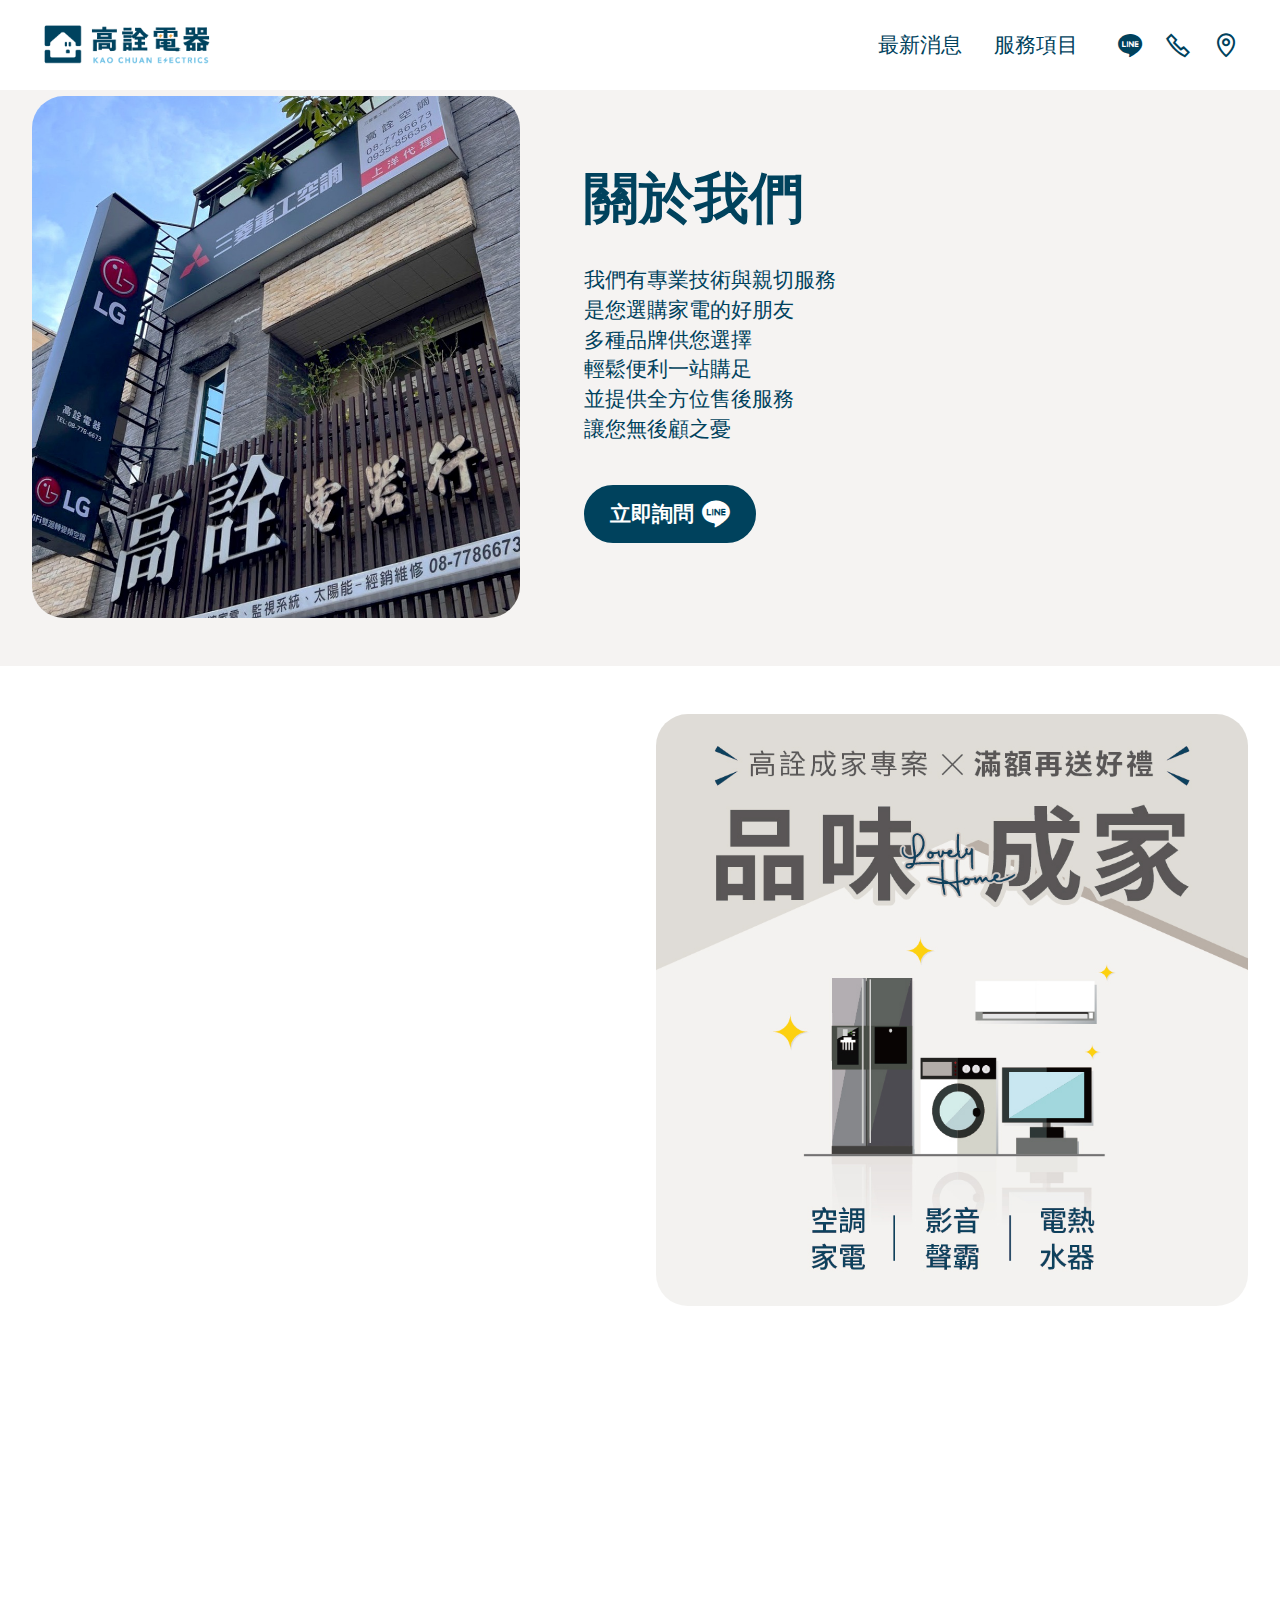
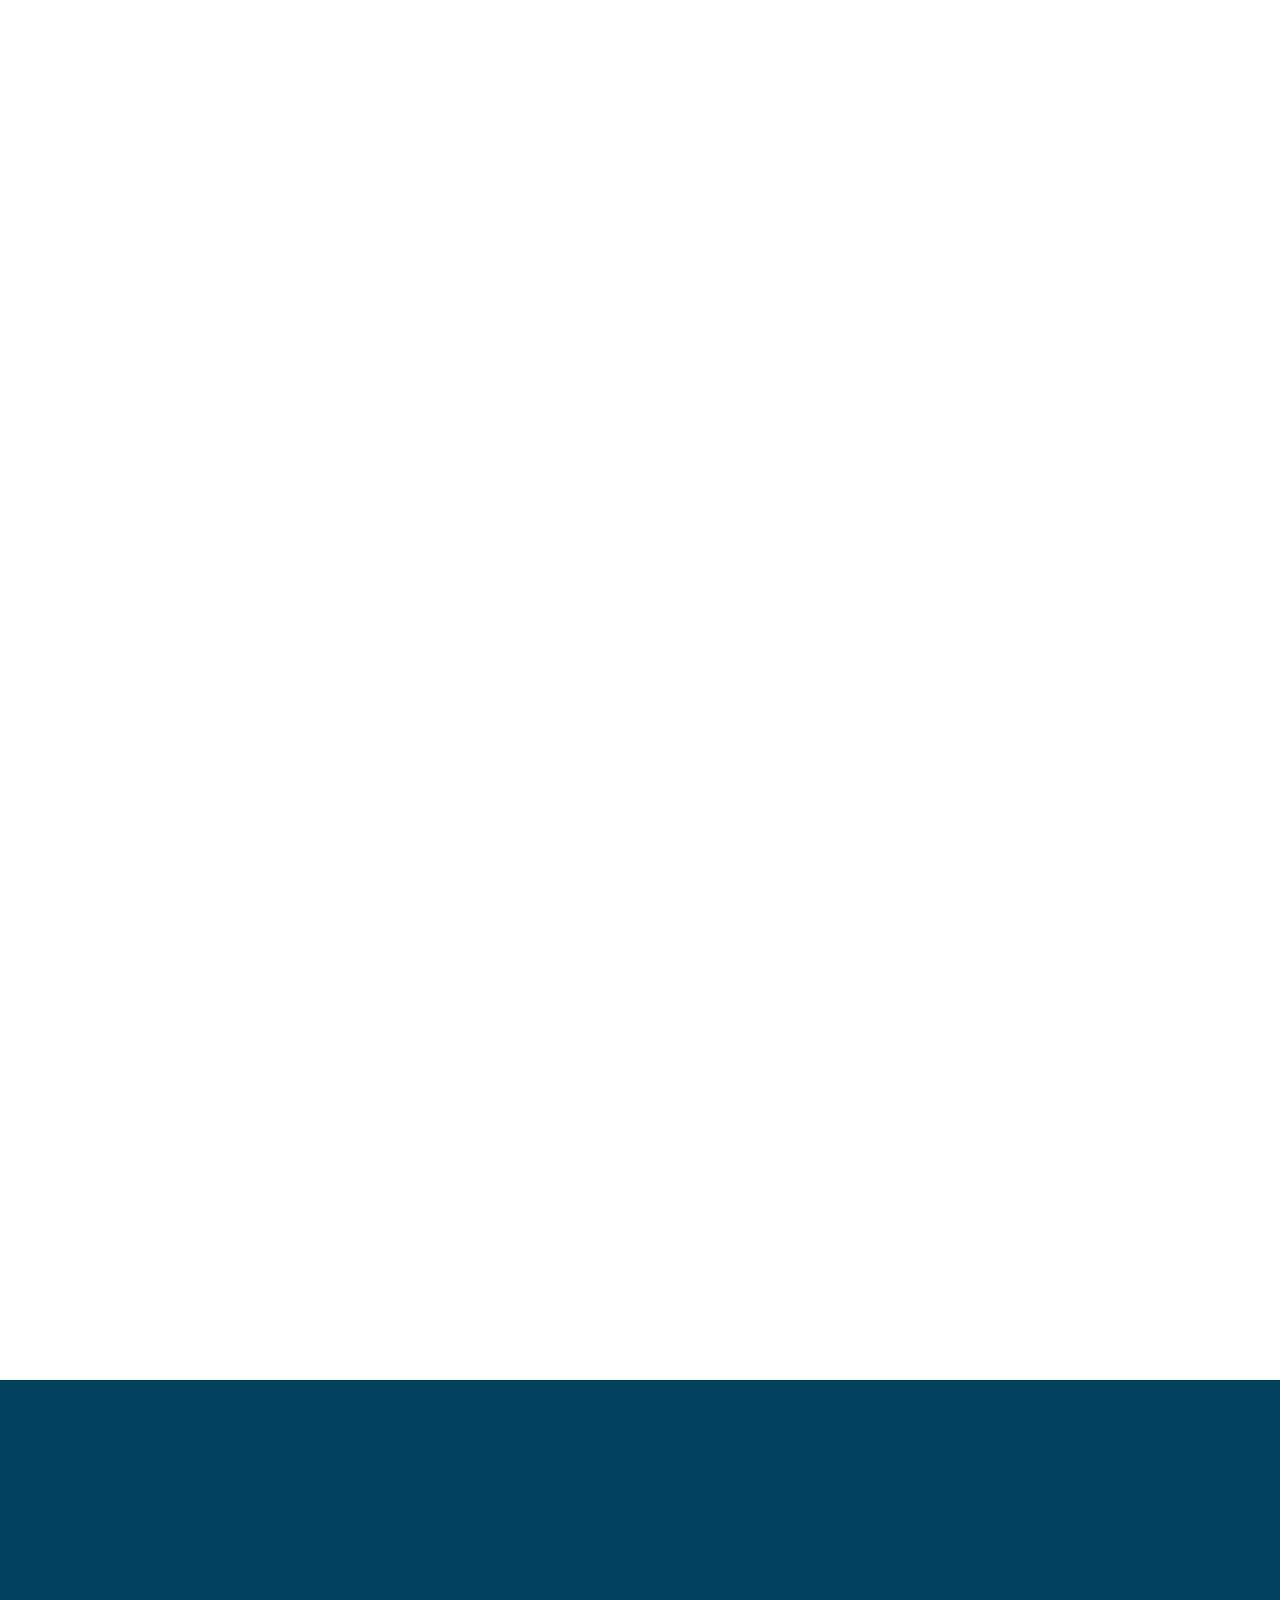
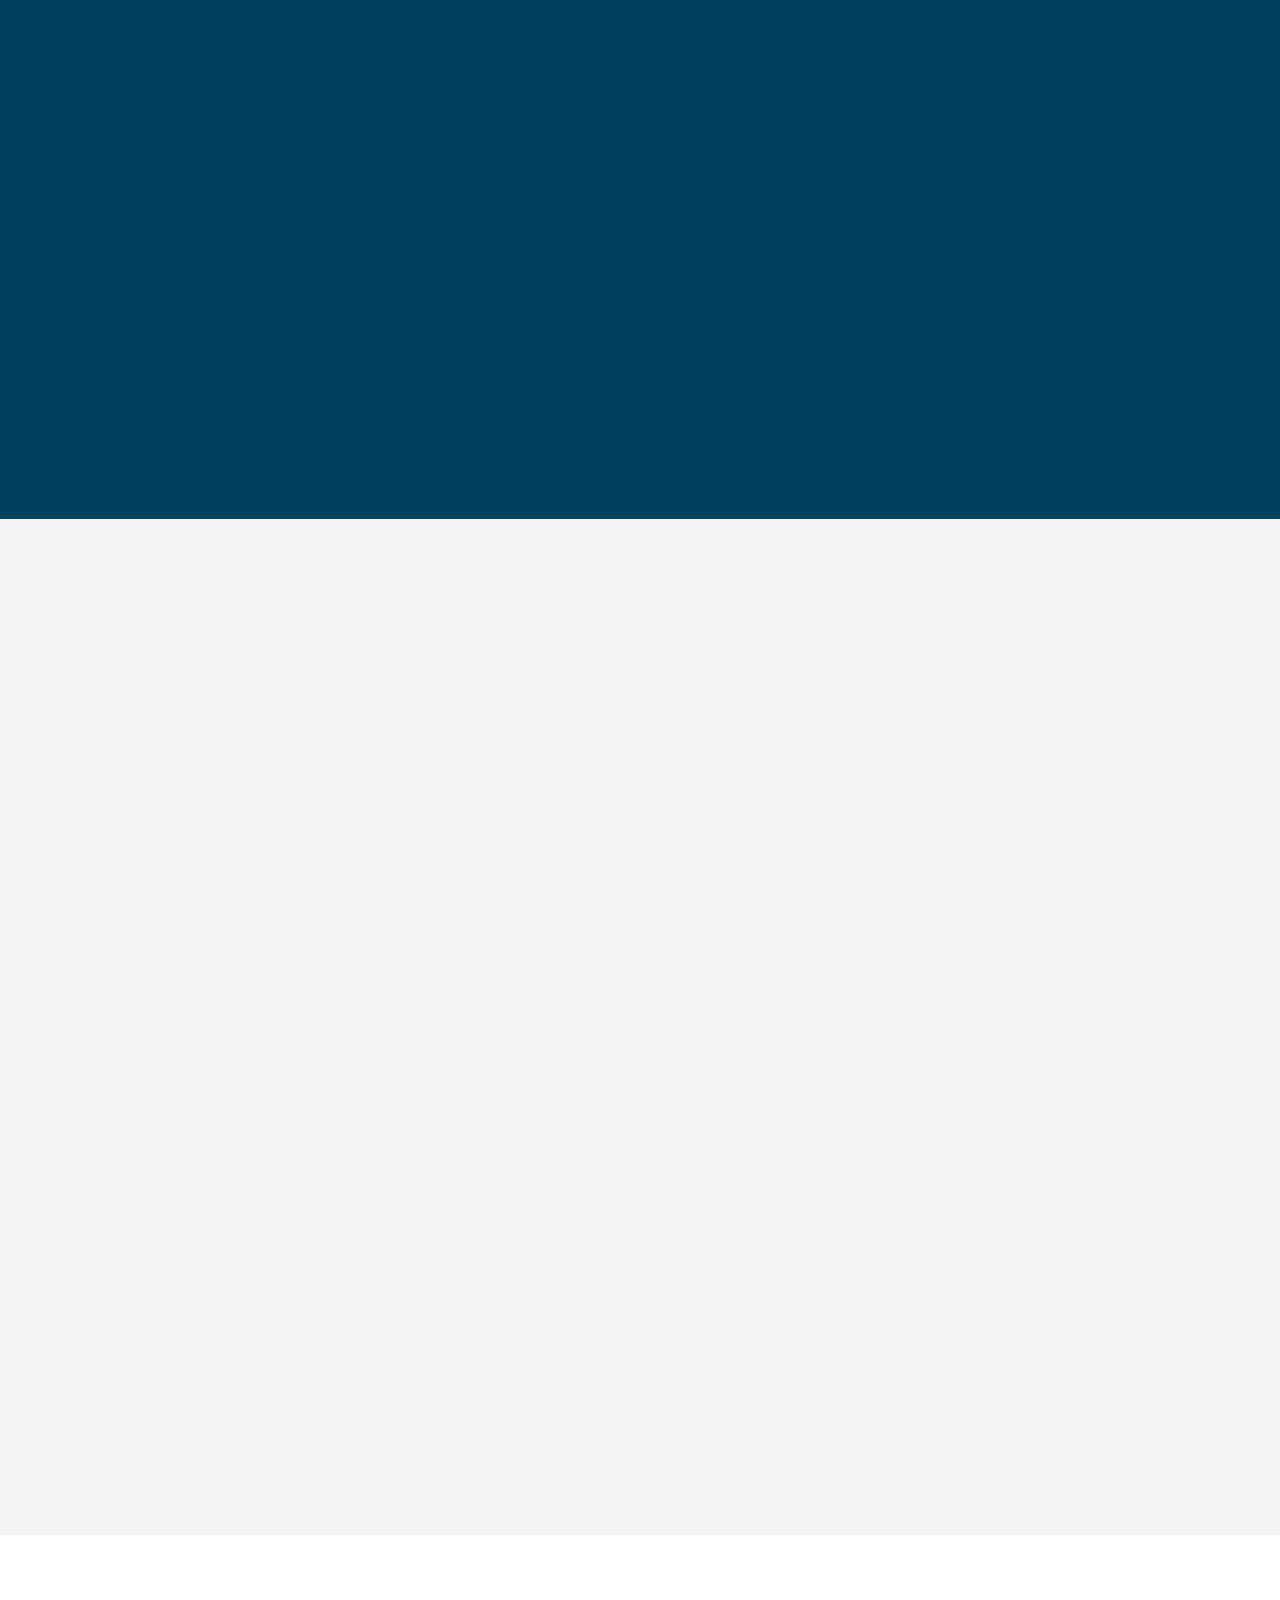
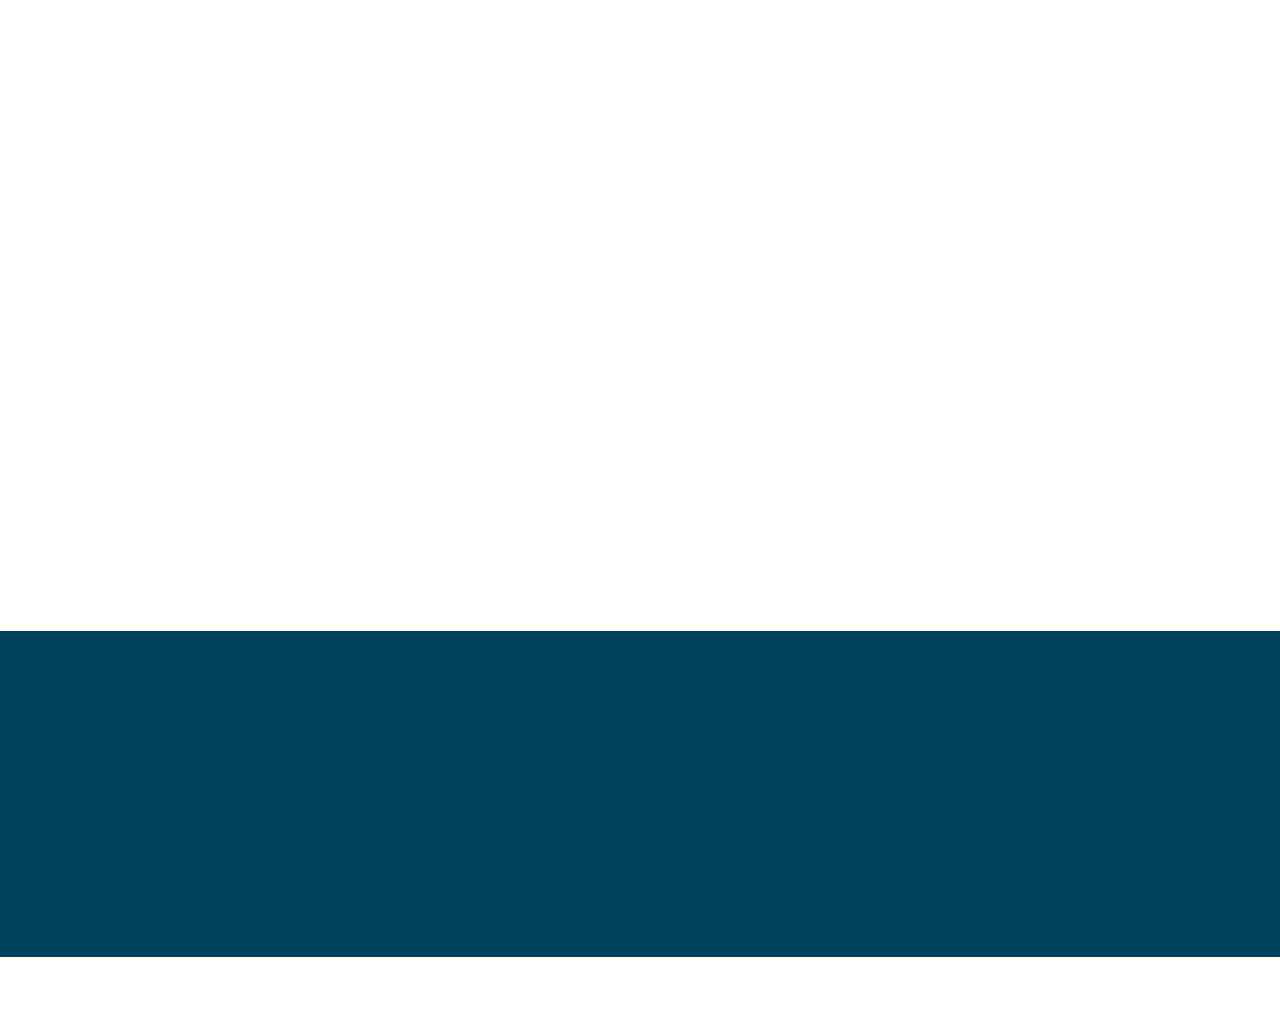
<file: index.html>
<!DOCTYPE html>
<html  >
<head>
  <!-- Site made with Mobirise Website Builder v5.9.18, https://mobirise.com -->
  <meta charset="UTF-8">
  <meta http-equiv="X-UA-Compatible" content="IE=edge">
  <meta name="generator" content="Mobirise v5.9.18, mobirise.com">
  <meta name="viewport" content="width=device-width, initial-scale=1, minimum-scale=1">
  <link rel="shortcut icon" href="assets/images/logo-.png" type="image/x-icon">
  <meta name="description" content="">
  
  
  <title>Home</title>
  <link rel="stylesheet" href="assets/web/assets/mobirise-icons2/mobirise2.css">
  <link rel="stylesheet" href="assets/web/assets/mobirise-icons-bold/mobirise-icons-bold.css">
  <link rel="stylesheet" href="assets/bootstrap/css/bootstrap.min.css">
  <link rel="stylesheet" href="assets/bootstrap/css/bootstrap-grid.min.css">
  <link rel="stylesheet" href="assets/bootstrap/css/bootstrap-reboot.min.css">
  <link rel="stylesheet" href="assets/animatecss/animate.css">
  <link rel="stylesheet" href="assets/dropdown/css/style.css">
  <link rel="stylesheet" href="assets/socicon/css/styles.css">
  <link rel="stylesheet" href="assets/theme/css/style.css">
  <link rel="preload" href="https://fonts.googleapis.com/css?family=Inter+Tight:100,200,300,400,500,600,700,800,900,100i,200i,300i,400i,500i,600i,700i,800i,900i&display=swap" as="style" onload="this.onload=null;this.rel='stylesheet'">
  <noscript><link rel="stylesheet" href="https://fonts.googleapis.com/css?family=Inter+Tight:100,200,300,400,500,600,700,800,900,100i,200i,300i,400i,500i,600i,700i,800i,900i&display=swap"></noscript>
  <link rel="preload" as="style" href="assets/mobirise/css/mbr-additional.css?v=cLIkS4"><link rel="stylesheet" href="assets/mobirise/css/mbr-additional.css?v=cLIkS4" type="text/css">

  
  
  
</head>
<body>
  
  <section data-bs-version="5.1" class="menu menu6 cid-ugBNCk26ls" once="menu" id="menu06-k">
	

	<nav class="navbar navbar-dropdown opacityScrollOff navbar-fixed-top navbar-expand-lg">
		<div class="container">
			<div class="navbar-brand">
				<span class="navbar-logo">
					<a href="index.html">
						<img src="assets/images/logo-.png" alt="Mobirise Website Builder" style="height: 2.7rem;">
					</a>
				</span>
				
			</div>
			<button class="navbar-toggler" type="button" data-toggle="collapse" data-bs-toggle="collapse" data-target="#navbarSupportedContent" data-bs-target="#navbarSupportedContent" aria-controls="navbarNavAltMarkup" aria-expanded="false" aria-label="Toggle navigation">
				<div class="hamburger">
					<span></span>
					<span></span>
					<span></span>
					<span></span>
				</div>
			</button>
			<div class="collapse navbar-collapse opacityScrollOff" id="navbarSupportedContent">
				<ul class="navbar-nav nav-dropdown nav-right" data-app-modern-menu="true"><li class="nav-item">
						<a class="nav-link link text-primary display-4" href="news.html">最新消息</a>
					</li>
					<li class="nav-item">
						<a class="nav-link link text-primary display-4" href="service.html" aria-expanded="false">服務項目</a>
					</li></ul>
				<div class="icons-menu">
					<a class="iconfont-wrapper" href="https://lin.ee/Heih2XR" target="_blank">
						<span class="p-2 mbr-iconfont socicon-line socicon"></span>
					</a>
					<a class="iconfont-wrapper" href="tel:08-7786673">
						<span class="p-2 mbr-iconfont mobi-mbri-phone mobi-mbri"></span>
					</a>
					<a class="iconfont-wrapper" href="https://maps.app.goo.gl/NSX3FBCZtwQVhjTU9" target="_blank">
						<span class="p-2 mbr-iconfont mobi-mbri-map-pin mobi-mbri"></span>
					</a>
					
				</div>
				
			</div>
		</div>
	</nav>
</section>

<section data-bs-version="5.1" class="header1 cid-uhkSlI51gc" id="header01-o">
	

	
	

	<div class="container">
		<div class="row justify-content-center">
			<div class="col-12 col-md-12 col-lg-5 image-wrapper">
				<img class="w-100" src="assets/images/1.jpeg" alt="Mobirise Website Builder">
			</div>
			<div class="col-12 col-lg col-md-12">
				<div class="text-wrapper align-left">
					<h1 class="mbr-section-title mbr-fonts-style mb-4 display-2">
						<strong>關於我們</strong></h1>
					<p class="mbr-text mbr-fonts-style mb-4 display-7">我們有專業技術與親切服務<br>是您選購家電的好朋友<br>多種品牌供您選擇<br>輕鬆便利一站購足<br>並提供全方位售後服務<br>讓您無後顧之憂</p>
					<div class="mbr-section-btn mt-3"><a class="btn btn-primary display-7" href="https://lin.ee/Heih2XR" target="_blank"><span class="socicon socicon-line mbr-iconfont mbr-iconfont-btn"></span>立即詢問</a></div>
				</div>
			</div>
		</div>
	</div>
</section>

<section data-bs-version="5.1" class="start article2 cid-ue2tLamkfN" id="article02-5">
	

	
	

	<div class="container">
		<div class="row justify-content-center">
			<div class="col-12 col-md-12 col-lg-6 image-wrapper">
				<img class="w-100" src="assets/images/a5dm-2.jpg" alt="Mobirise Website Builder">
			</div>
			<div class="col-12 col-md-12 col-lg">
				<div class="text-wrapper align-left">
					<h1 class="mbr-section-title mbr-fonts-style mb-4 display-2"><strong>優惠活動</strong></h1>
					<p class="mbr-text align-left mbr-fonts-style mb-4 display-7">
					幸福成家<br>全屋家電一次購足免煩惱<br>凡購買空調搭配任一家電<br>享加價購優惠，再送滿額禮</p>
					
				</div>
			</div>
		</div>
	</div>
</section>

<section data-bs-version="5.1" class="clients3 cid-uhlqvAPyVO" id="clients03-15">
  

  
  
  <div class="container">
    <div class="row justify-content-center">
      <div class="col-12 content-head">
        <div class="mb-5">
          <h5 class="mbr-section-title mbr-fonts-style mb-0 display-2">
            <strong>推薦品牌</strong></h5>
          <div class="col-12">
            
          </div>
        </div>
      </div>
    </div>
    <div class="row">
      <div class="item features-without-image col-12 col-lg-3">
        <div class="item-wrapper">
          <div class="img-wrapper">
            <a href="https://www.lg.com/tw" target="_blank"><img src="assets/images/logo-10.png" alt="Mobirise Website Builder"></a>
          </div>
          <div class="card-box align-center">
            
            
            
            
          </div>
        </div>
      </div>
      <div class="item features-without-image col-12 col-lg-3">
        <div class="item-wrapper">
          <div class="img-wrapper">
            <a href="https://www.heavyduty.com.tw/GoWeb2/include/index.php" target="_blank"><img src="assets/images/logo-17.png" alt="Mobirise Website Builder"></a>
          </div>
          <div class="card-box align-center">
            
            
            
            
          </div>
        </div>
      </div>
      <div class="item features-without-image col-12 col-lg-3">
        <div class="item-wrapper">
          <div class="img-wrapper">
            <a href="https://www.hotaidev.com.tw/web/" target="_blank"><img src="assets/images/logo-19.png" alt="Mobirise Website Builder"></a>
          </div>
          <div class="card-box align-center">
            
            
            
            
          </div>
        </div>
      </div><div class="item features-without-image col-12 col-lg-3">
        <div class="item-wrapper">
          <div class="img-wrapper">
            <a href="https://www.heran.com.tw/" target="_blank"><img src="assets/images/logo-18.png" alt="Mobirise Website Builder" data-slide-to="3" data-bs-slide-to="4"></a>
          </div>
          <div class="card-box align-center">
            
            
            
            
          </div>
        </div>
      </div><div class="item features-without-image col-12 col-lg-3">
        <div class="item-wrapper">
          <div class="img-wrapper">
            <a href="https://twhawrin.com/" target="_blank"><img src="assets/images/logo-25.png" alt="Mobirise Website Builder" data-slide-to="4" data-bs-slide-to="4"></a>
          </div>
          <div class="card-box align-center">
            
            
            
            
          </div>
        </div>
      </div><div class="item features-without-image col-12 col-lg-3">
        <div class="item-wrapper">
          <div class="img-wrapper">
            <a href="https://www.panasonic.com/tw/" target="_blank"><img src="assets/images/logo-20.png" alt="Mobirise Website Builder" data-slide-to="5" data-bs-slide-to="5"></a>
          </div>
          <div class="card-box align-center">
            
            
            
            
          </div>
        </div>
      </div><div class="item features-without-image col-12 col-lg-3">
        <div class="item-wrapper">
          <div class="img-wrapper">
            <a href="https://www.hitachi-homeappliances.com.tw/" target="_blank"><img src="assets/images/logo-21.png" alt="Mobirise Website Builder" data-slide-to="6" data-bs-slide-to="6"></a>
          </div>
          <div class="card-box align-center">
            
            
            
            
          </div>
        </div>
      </div><div class="item features-without-image col-12 col-lg-3">
        <div class="item-wrapper">
          <div class="img-wrapper">
            <a href="https://www.samsung.com/tw/home-appliances/" target="_blank"><img src="assets/images/logo-22.png" alt="Mobirise Website Builder" data-slide-to="7" data-bs-slide-to="8"></a>
          </div>
          <div class="card-box align-center">
            
            
            
            
          </div>
        </div>
      </div><div class="item features-without-image col-12 col-lg-3">
        <div class="item-wrapper">
          <div class="img-wrapper">
            <a href="https://store.sony.com.tw/category/menu/1" target="_blank"><img src="assets/images/logo-23.png" alt="Mobirise Website Builder" data-slide-to="8" data-bs-slide-to="9"></a>
          </div>
          <div class="card-box align-center">
            
            
            
            
          </div>
        </div>
      </div><div class="item features-without-image col-12 col-lg-3">
        <div class="item-wrapper">
          <div class="img-wrapper">
            <a href="https://www.e-sing.com.tw/" target="_blank"><img src="assets/images/logo-24.png" alt="Mobirise Website Builder" data-slide-to="9" data-bs-slide-to="10"></a>
          </div>
          <div class="card-box align-center">
            
            
            
            
          </div>
        </div>
      </div>
    </div>
  </div>
</section>

<section data-bs-version="5.1" class="features10 cid-uhlrmnRYgH" id="features010-16">
  

  
  
  <div class="container">
    <div class="row justify-content-center mb-5">
      <div class="col-12 mb-0 content-head">
        <h3 class="mbr-section-title mbr-fonts-style align-center display-2">
          <strong>服務項目</strong></h3>
        
      </div>
    </div>
    <div class="row">
      <div class="item features-without-image col-12 col-md-6 col-lg-4">
        <div class="item-wrapper">
          <div class="card-box align-left">
            <div class="iconfont-wrapper mb-3">
              <span class="mbr-iconfont mbrib-setting3"></span>
            </div>
            <h5 class="card-title mbr-fonts-style display-5">
              <strong>空調維修保養</strong>
            </h5>
            <p class="card-text mbr-fonts-style mb-3 display-7">
              提供專業的空調維修和保養服務，<br>確保您的空調設備長期高效運行，延長使用壽命。
            </p>
            
          </div>
        </div>
      </div>
      <div class="item features-without-image col-12 col-md-6 col-lg-4">
        <div class="item-wrapper">
          <div class="card-box align-left">
            <div class="iconfont-wrapper mb-3">
              <span class="mbr-iconfont mbrib-magic-stick"></span>
            </div>
            <h5 class="card-title mbr-fonts-style display-5">
              <strong>空調安裝規劃</strong>
            </h5>
            <p class="card-text mbr-fonts-style mb-3 display-7">全方位的空調安裝規劃服務，根據您的需求和環境，設計最佳的安裝方案，保證空調最佳冷房效率。</p>
            
          </div>
        </div>
      </div>
      <div class="item features-without-image col-12 col-md-6 col-lg-4">
        <div class="item-wrapper">
          <div class="card-box align-left">
            <div class="iconfont-wrapper mb-3">
              <span class="mbr-iconfont mbrib-shopping-cart"></span>
            </div>
            <h5 class="card-title mbr-fonts-style display-5">
              <strong>家電販售</strong>
            </h5>
            <p class="card-text mbr-fonts-style mb-3 display-7">
              多種品牌的家電產品供您選擇，從冰箱、洗衣機到電視，應有盡有，讓您輕鬆一站購足。
            </p>
            
          </div>
        </div>
      </div>
    </div>
  </div>
</section>

<section data-bs-version="5.1" class="features24 cid-uhl8DKRLx2" id="features24-q">

    

    
    
    <div class="container">
        <div class="row justify-content-center">
            <div class="col-12">
                <div class="card-wrapper mb-4">
                    <div class="card-box align-center">
                        <h4 class="card-title mbr-fonts-style mb-4 display-2">
                            <strong>服務流程</strong></h4>
                        
                        
                    </div>
                </div>
            </div>
            <div class="col-12 col-md-6 col-lg-3">
                <div class="item first mbr-flex p-4">
                    <div class="icon-wrap w-100">
                        <div class="icon-box">
                            <span class="step-number mbr-fonts-style display-5">1</span>
                        </div>
                    </div>

                    <div class="text-box">
                        <h4 class="icon-title card-title mbr-black mbr-fonts-style display-5">
                            <strong>諮詢</strong>
                        </h4>
                        <h5 class="mbr-text mbr-black mbr-fonts-style display-7">了解需求，預約場勘</h5>
                    </div>
                </div>
                <!-- <span mbr-icon class="mbr-iconfont mobi-mbri-devices mobi-mbri"></span> -->
            </div>
            <div class="col-12 col-md-6 col-lg-3">
                <div class="item mbr-flex p-4">
                    <div class="icon-wrap w-100">
                        <div class="icon-box">
                            <span class="step-number mbr-fonts-style display-5">2</span>
                        </div>
                    </div>
                    <div class="text-box">
                        <h4 class="icon-title card-title mbr-black mbr-fonts-style display-5">
                            <strong>現場勘查</strong>
                        </h4>
                        <h5 class="mbr-text mbr-black mbr-fonts-style display-7">坪數丈量，規劃安裝位置</h5>
                    </div>
                </div>
            </div>
            <div class="col-12 col-md-6 col-lg-3">
                <div class="item mbr-flex p-4">
                    <div class="icon-wrap w-100">
                        <div class="icon-box">
                            <span class="step-number mbr-fonts-style display-5">3</span>
                        </div>
                    </div>
                    <div class="text-box">
                        <h4 class="icon-title card-title mbr-black mbr-fonts-style display-5">
                            <strong>報價</strong>
                        </h4>
                        <h5 class="mbr-text mbr-black mbr-fonts-style display-7">提供正式報價單<br>並約定訂金<div>完工尾款</div></h5>
                    </div>
                </div>
            </div>
            <div class="col-12 col-md-6 col-lg-3">
                <div class="item mbr-flex p-4">
                    <div class="icon-wrap w-100">
                        <div class="icon-box">
                            <span class="step-number mbr-fonts-style display-5">4</span>
                        </div>
                    </div>
                    <div class="text-box">
                        <h4 class="icon-title card-title mbr-black mbr-fonts-style display-5">
                            <strong>施工</strong>
                        </h4>
                        <h5 class="mbr-text mbr-black mbr-fonts-style display-7">進場施工，拍照存證</h5>
                    </div>
                </div>
            </div>
            <div class="col-12 col-md-6 col-lg-3">
                <div class="item mbr-flex p-4 five">
                    <div class="icon-wrap w-100">
                        <div class="icon-box">
                            <span class="step-number mbr-fonts-style display-5">5</span>
                        </div>
                    </div>
                    <div class="text-box">
                        <h4 class="icon-title card-title mbr-black mbr-fonts-style display-5">
                            <strong>驗收</strong>
                        </h4>
                        <h5 class="mbr-text mbr-black mbr-fonts-style display-7">完工後交付<br>保證書、說明書<div>並教學操作與保養須知</div></h5>
                    </div>
                </div>
            </div>
            
            
            
        </div>
    </div>
</section>

<section data-bs-version="5.1" class="gallery4 cid-ue2uz239Zq" id="gallery04-a">
  
  
  <div class="container-fluid gallery-wrapper">
    <div class="row justify-content-center">
      <div class="col-12 content-head">
        <div class="mbr-section-head mb-5">
          <h4 class="mbr-section-title mbr-fonts-style align-center mb-0 display-2">
            <strong>服務案例</strong></h4>
          
        </div>
      </div>
    </div>
    <div class="grid-container">
      <div class="grid-container-1" style="transform: translate3d(-200px, 0px, 0px);">
        <div class="grid-item">
          <img src="assets/images/s-31875103.jpeg" alt="Mobirise Website Builder">
        </div>
        <div class="grid-item">
          <img src="assets/images/s-31875106.jpeg" alt="Mobirise Website Builder">
        </div>
        <div class="grid-item">
          <img src="assets/images/s-31875107.jpeg" alt="Mobirise Website Builder">
        </div>
        <div class="grid-item">
          <img src="assets/images/s-31875108.jpeg" alt="Mobirise Website Builder">
        </div>
      </div>
      <div class="grid-container-2" style="transform: translate3d(-70px, 0px, 0px);">
        <div class="grid-item">
          <img src="assets/images/s-31875109.jpeg" alt="Mobirise Website Builder">
        </div>
        <div class="grid-item">
          <img src="assets/images/s-31875110.jpeg" alt="Mobirise Website Builder">
        </div>
        <div class="grid-item">
          <img src="assets/images/s-31981638.jpeg" alt="Mobirise Website Builder">
        </div>
        <div class="grid-item">
          <img src="assets/images/s-31981640.jpeg" alt="Mobirise Website Builder">
        </div>
      </div>
    </div>
  </div>
</section>

<section data-bs-version="5.1" class="map1 cid-ue3jo43V3k" id="map01-d">
	
	
	
	<div class="container">
		<div class="row justify-content-center">
			<div class="col-12 content-head">
				<div class="mbr-section-head mb-5">
					<h3 class="mbr-section-title mbr-fonts-style align-center mb-0 display-2">
						<strong>歡迎來店諮詢</strong></h3>
					
				</div>
			</div>
		</div>
		<div class="google-map"><iframe frameborder="0" style="border:0" src="https://www.google.com/maps/embed?pb=!1m18!1m12!1m3!1d3682.8890165898397!2d120.55716317451244!3d22.620619231210142!2m3!1f0!2f0!3f0!3m2!1i1024!2i768!4f13.1!3m3!1m2!1s0x346e22ef2914019b%3A0x13ce8076127b6ea2!2z6auY6Kmu6Zu75Zmo6KGM77yITEflrrbpm7vjgIHkuInoj7Hph43lt6Xnqbroqr8g57aT6Yq35ZWG77yJ!5e0!3m2!1szh-TW!2stw!4v1716881616367!5m2!1szh-TW!2stw" allowfullscreen=""></iframe></div>
	</div>
</section>

<section data-bs-version="5.1" class="footer3 cid-uhlnT4KYa7" once="footers" id="footer03-10">

        

    

    <div class="container">
        <div class="row">
            

            <div class="col-12 mt-4">
                <div class="social-row">
                    <div class="soc-item">
                        <a href="https://lin.ee/Heih2XR" target="_blank">
                            <span class="mbr-iconfont display-7 socicon-line socicon"></span>
                        </a>
                    </div>
                    <div class="soc-item">
                        <a href="https://www.facebook.com/profile.php?id=100069444107334&mibextid=LQQJ4d" target="_blank">
                            <span class="mbr-iconfont socicon-facebook socicon"></span>
                        </a>
                    </div>
                    <div class="soc-item">
                        <a href="tel:08-7786673">
                            <span class="mbr-iconfont mobi-mbri-phone mobi-mbri"></span>
                        </a>
                    </div>
                    <div class="soc-item">
                        <a href="https://maps.app.goo.gl/Q4tdkScwoVKpNpJ78" target="_blank">
                            <span class="mbr-iconfont mobi-mbri-map-pin mobi-mbri"></span>
                        </a>
                    </div>
                    
                </div>
            </div>
            <div class="col-12 mt-5">
                <p class="mbr-fonts-style copyright display-7">
                    © Copyright 2024 Kao-Chuan Electrics - All Rights Reserved
                </p>
            </div>
        </div>
    </div>
</section><section class="display-7" style="padding: 0;align-items: center;justify-content: center;flex-wrap: wrap;    align-content: center;display: flex;position: relative;height: 4rem;"><a href="https://mobiri.se/3167254" style="flex: 1 1;height: 4rem;position: absolute;width: 100%;z-index: 1;"><img alt="" style="height: 4rem;" src="[data-uri]"></a><p style="margin: 0;text-align: center;" class="display-7">&#8204;</p><a style="z-index:1" href="https://mobirise.com">Mobirise </a></section><script src="assets/bootstrap/js/bootstrap.bundle.min.js"></script>  <script src="assets/smoothscroll/smooth-scroll.js"></script>  <script src="assets/ytplayer/index.js"></script>  <script src="assets/dropdown/js/navbar-dropdown.js"></script>  <script src="assets/scrollgallery/scroll-gallery.js"></script>  <script src="assets/theme/js/script.js"></script>  
  
  
 <div id="scrollToTop" class="scrollToTop mbr-arrow-up"><a style="text-align: center;"><i class="mbr-arrow-up-icon mbr-arrow-up-icon-cm cm-icon cm-icon-smallarrow-up"></i></a></div>
    <input name="animation" type="hidden">
  </body>
</html>
</file>
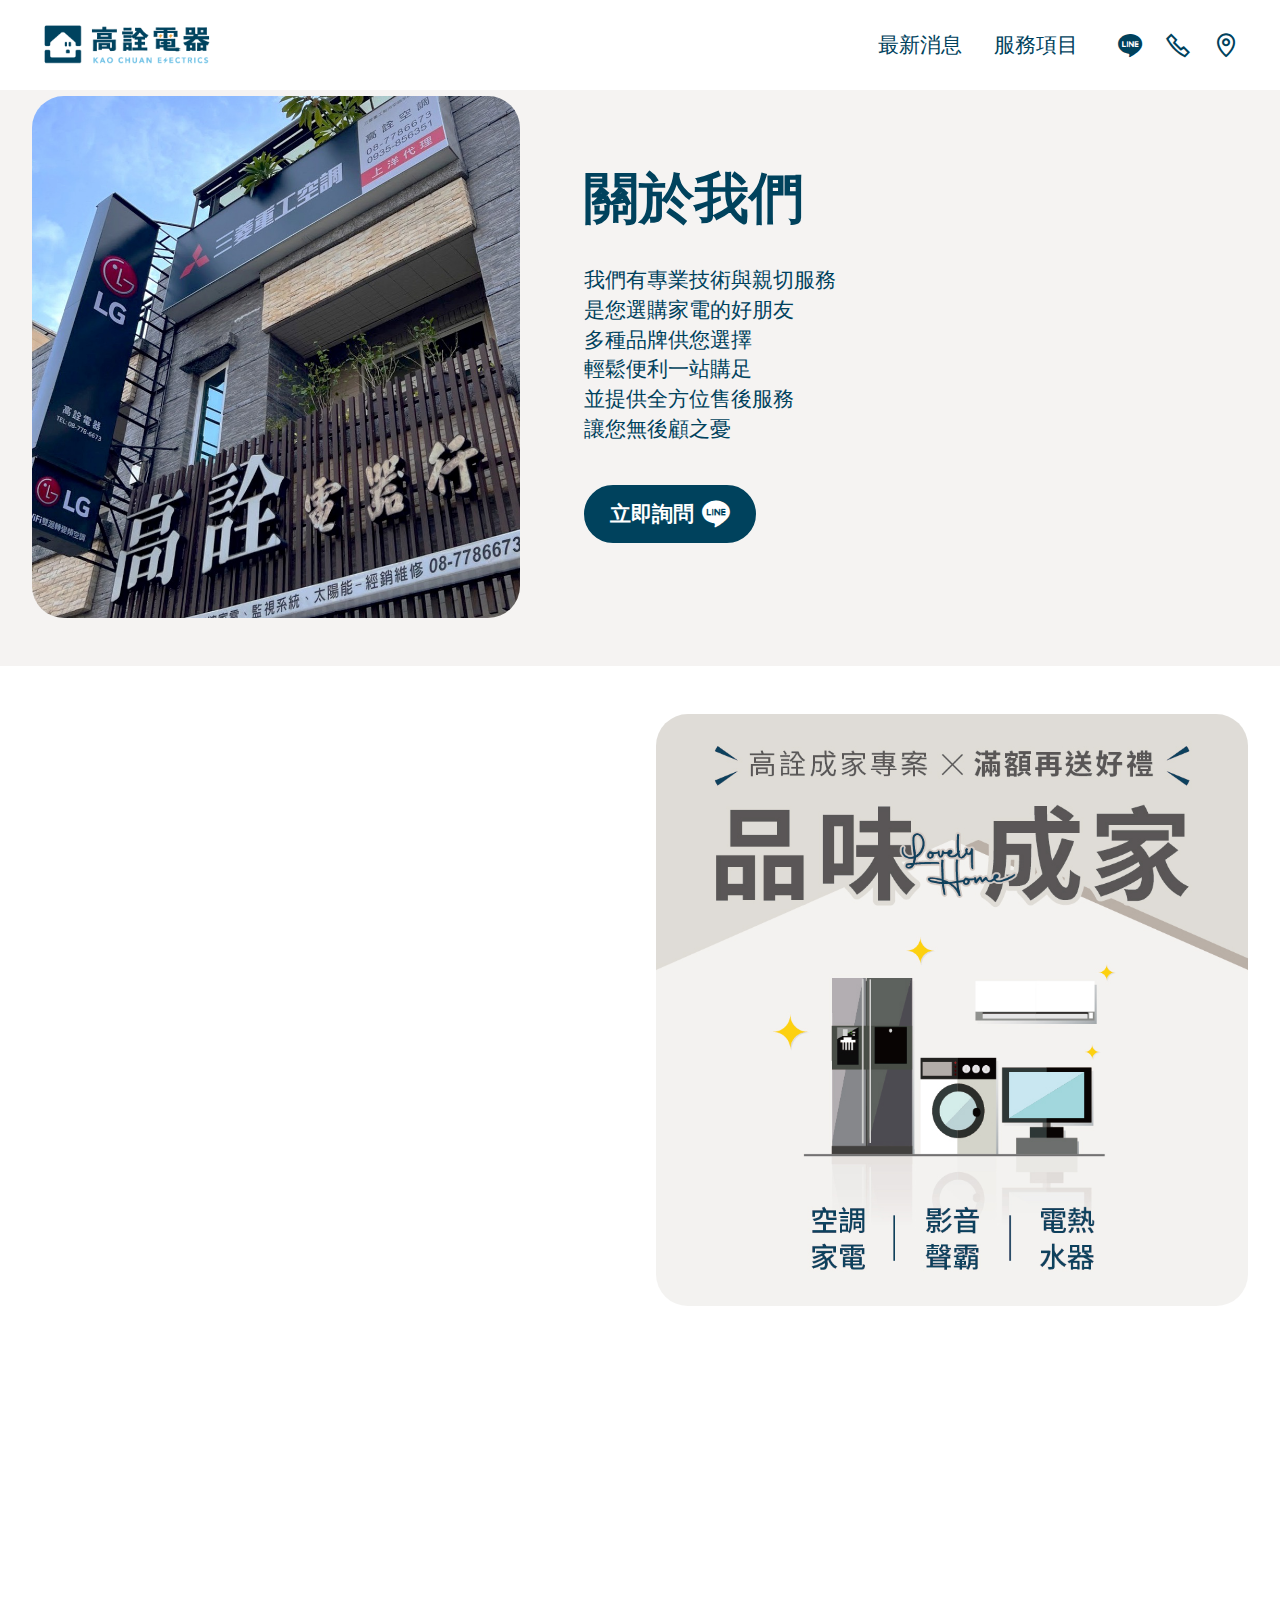
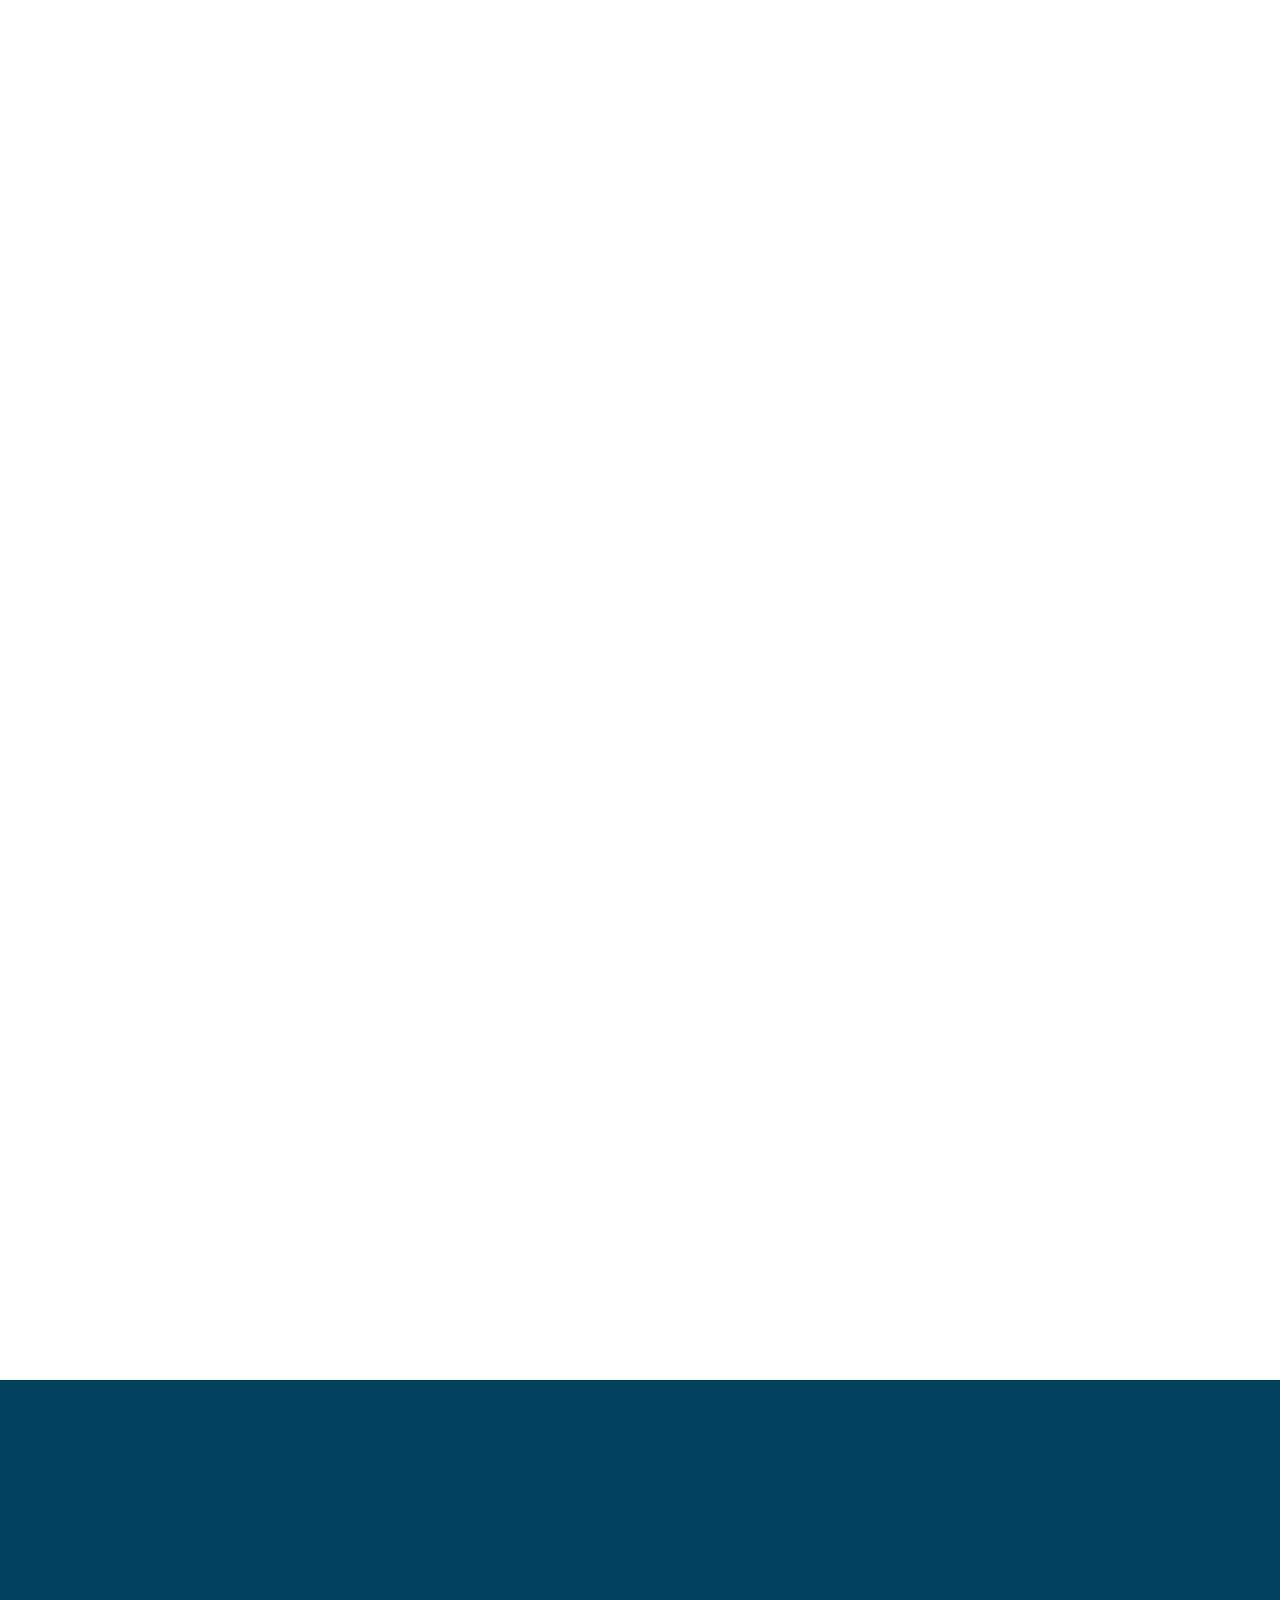
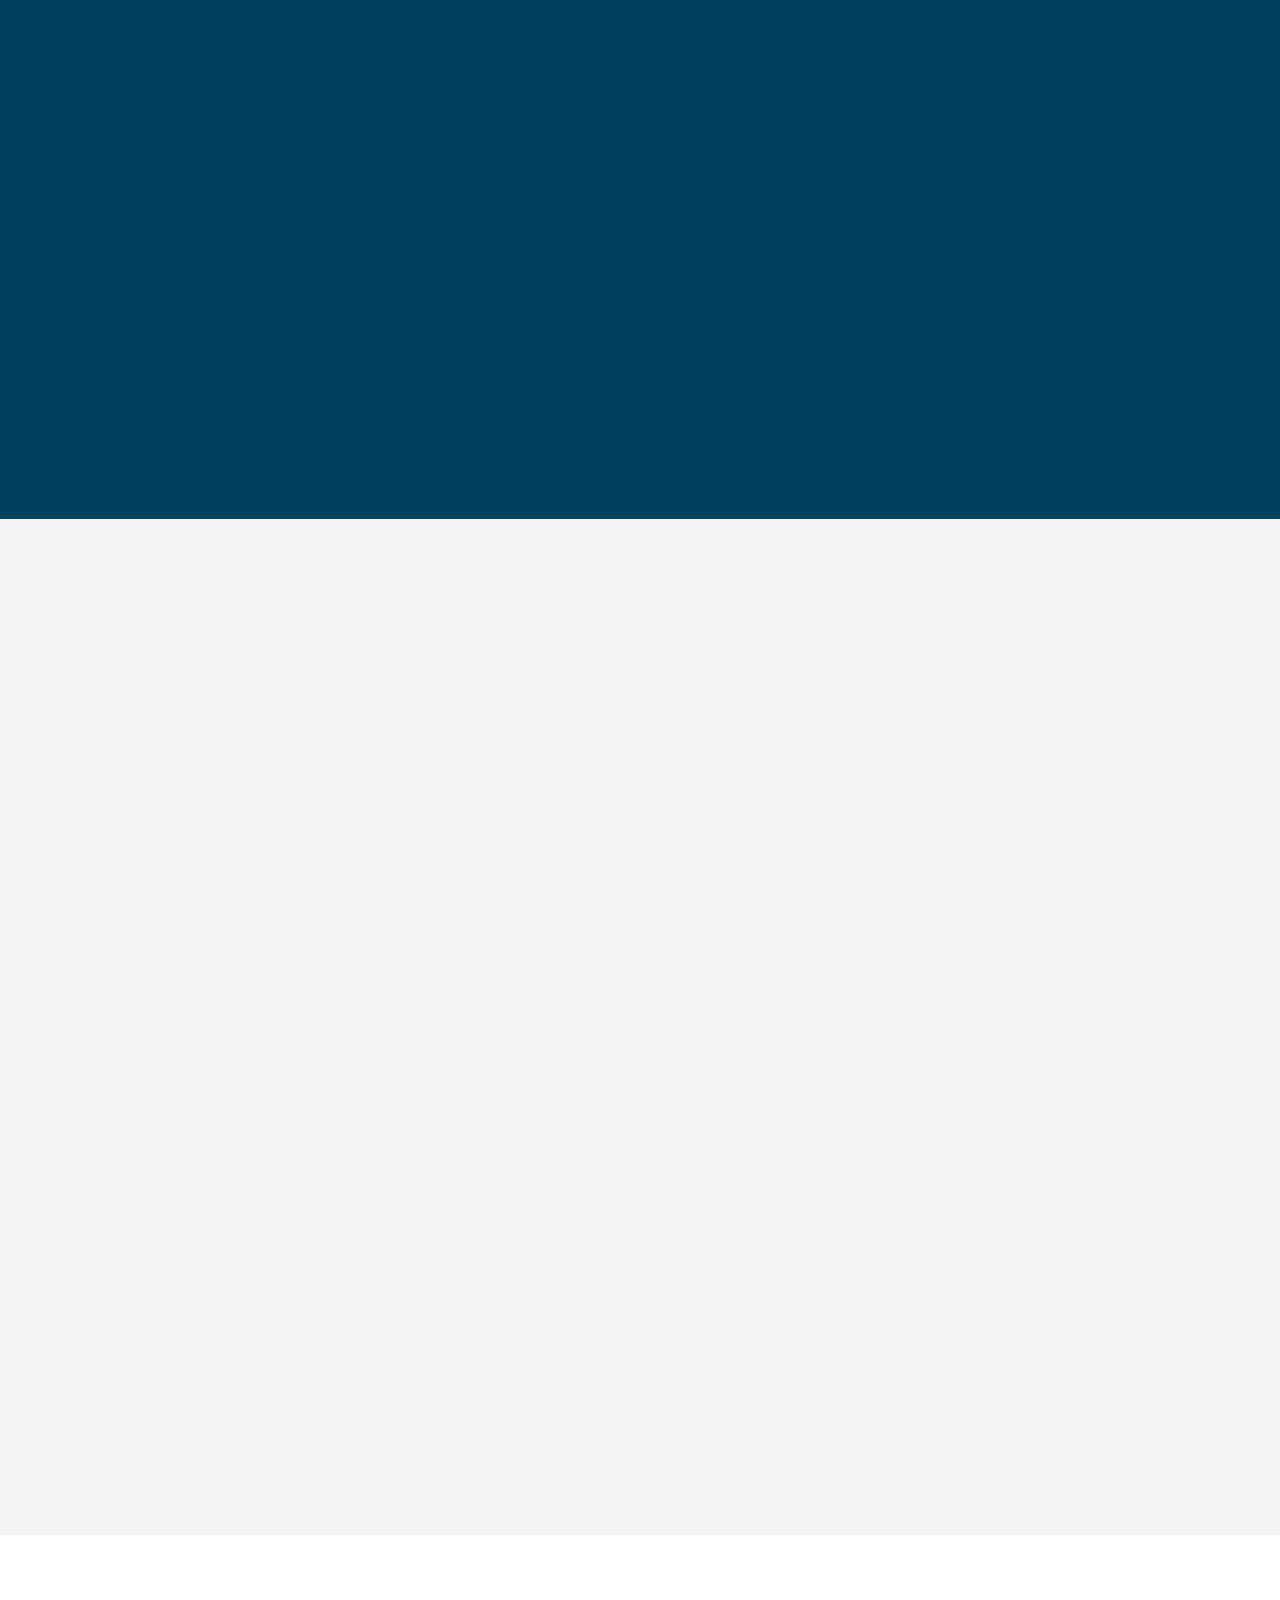
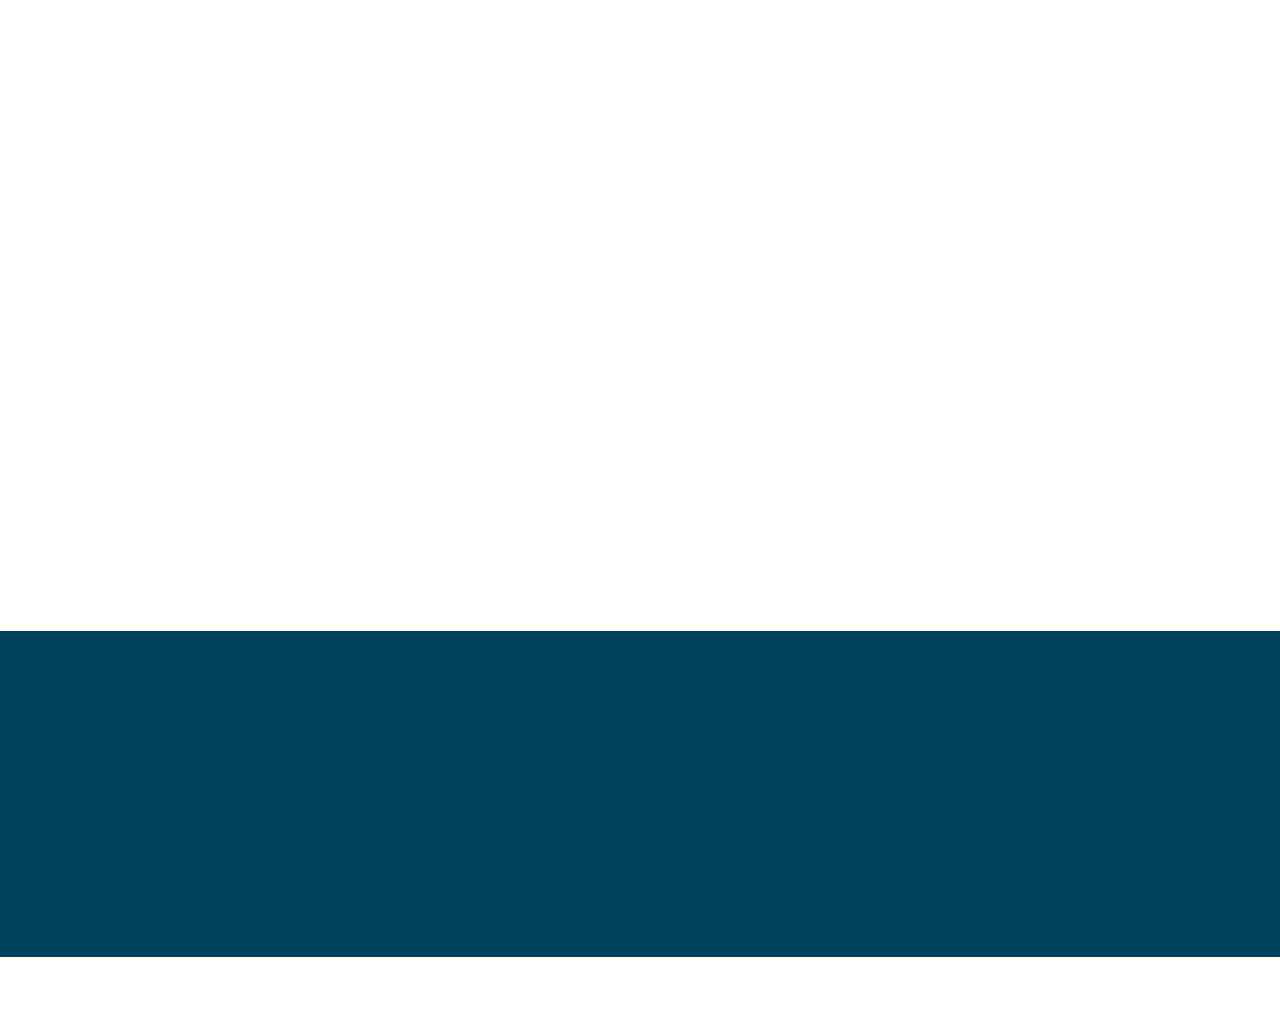
<file: KAOCHUAN/index.html>
<!DOCTYPE html>
<html  >
<head>
  <!-- Site made with Mobirise Website Builder v5.9.18, https://mobirise.com -->
  <meta charset="UTF-8">
  <meta http-equiv="X-UA-Compatible" content="IE=edge">
  <meta name="generator" content="Mobirise v5.9.18, mobirise.com">
  <meta name="viewport" content="width=device-width, initial-scale=1, minimum-scale=1">
  <link rel="shortcut icon" href="assets/images/logo-.png" type="image/x-icon">
  <meta name="description" content="">
  
  
  <title>Home</title>
  <link rel="stylesheet" href="assets/web/assets/mobirise-icons2/mobirise2.css">
  <link rel="stylesheet" href="assets/web/assets/mobirise-icons-bold/mobirise-icons-bold.css">
  <link rel="stylesheet" href="assets/bootstrap/css/bootstrap.min.css">
  <link rel="stylesheet" href="assets/bootstrap/css/bootstrap-grid.min.css">
  <link rel="stylesheet" href="assets/bootstrap/css/bootstrap-reboot.min.css">
  <link rel="stylesheet" href="assets/animatecss/animate.css">
  <link rel="stylesheet" href="assets/dropdown/css/style.css">
  <link rel="stylesheet" href="assets/socicon/css/styles.css">
  <link rel="stylesheet" href="assets/theme/css/style.css">
  <link rel="preload" href="https://fonts.googleapis.com/css?family=Inter+Tight:100,200,300,400,500,600,700,800,900,100i,200i,300i,400i,500i,600i,700i,800i,900i&display=swap" as="style" onload="this.onload=null;this.rel='stylesheet'">
  <noscript><link rel="stylesheet" href="https://fonts.googleapis.com/css?family=Inter+Tight:100,200,300,400,500,600,700,800,900,100i,200i,300i,400i,500i,600i,700i,800i,900i&display=swap"></noscript>
  <link rel="preload" as="style" href="assets/mobirise/css/mbr-additional.css?v=6exEal"><link rel="stylesheet" href="assets/mobirise/css/mbr-additional.css?v=6exEal" type="text/css">

  
  
  
</head>
<body>
  
  <section data-bs-version="5.1" class="menu menu6 cid-ugBNCk26ls" once="menu" id="menu06-k">
	

	<nav class="navbar navbar-dropdown opacityScrollOff navbar-fixed-top navbar-expand-lg">
		<div class="container">
			<div class="navbar-brand">
				<span class="navbar-logo">
					<a href="index.html">
						<img src="assets/images/logo-.png" alt="Mobirise Website Builder" style="height: 2.7rem;">
					</a>
				</span>
				
			</div>
			<button class="navbar-toggler" type="button" data-toggle="collapse" data-bs-toggle="collapse" data-target="#navbarSupportedContent" data-bs-target="#navbarSupportedContent" aria-controls="navbarNavAltMarkup" aria-expanded="false" aria-label="Toggle navigation">
				<div class="hamburger">
					<span></span>
					<span></span>
					<span></span>
					<span></span>
				</div>
			</button>
			<div class="collapse navbar-collapse opacityScrollOff" id="navbarSupportedContent">
				<ul class="navbar-nav nav-dropdown nav-right" data-app-modern-menu="true"><li class="nav-item">
						<a class="nav-link link text-primary display-4" href="news.html">最新消息</a>
					</li>
					<li class="nav-item">
						<a class="nav-link link text-primary display-4" href="service.html" aria-expanded="false">服務項目</a>
					</li></ul>
				<div class="icons-menu">
					<a class="iconfont-wrapper" href="https://lin.ee/Heih2XR" target="_blank">
						<span class="p-2 mbr-iconfont socicon-line socicon"></span>
					</a>
					<a class="iconfont-wrapper" href="tel:08-7786673">
						<span class="p-2 mbr-iconfont mobi-mbri-phone mobi-mbri"></span>
					</a>
					<a class="iconfont-wrapper" href="https://maps.app.goo.gl/NSX3FBCZtwQVhjTU9" target="_blank">
						<span class="p-2 mbr-iconfont mobi-mbri-map-pin mobi-mbri"></span>
					</a>
					
				</div>
				
			</div>
		</div>
	</nav>
</section>

<section data-bs-version="5.1" class="header1 cid-uhkSlI51gc" id="header01-o">
	

	
	

	<div class="container">
		<div class="row justify-content-center">
			<div class="col-12 col-md-12 col-lg-5 image-wrapper">
				<img class="w-100" src="assets/images/1.jpeg" alt="Mobirise Website Builder">
			</div>
			<div class="col-12 col-lg col-md-12">
				<div class="text-wrapper align-left">
					<h1 class="mbr-section-title mbr-fonts-style mb-4 display-2">
						<strong>關於我們</strong></h1>
					<p class="mbr-text mbr-fonts-style mb-4 display-7">我們有專業技術與親切服務<br>是您選購家電的好朋友<br>多種品牌供您選擇<br>輕鬆便利一站購足<br>並提供全方位售後服務<br>讓您無後顧之憂</p>
					<div class="mbr-section-btn mt-3"><a class="btn btn-primary display-7" href="https://lin.ee/Heih2XR" target="_blank"><span class="socicon socicon-line mbr-iconfont mbr-iconfont-btn"></span>立即詢問</a></div>
				</div>
			</div>
		</div>
	</div>
</section>

<section data-bs-version="5.1" class="start article2 cid-ue2tLamkfN" id="article02-5">
	

	
	

	<div class="container">
		<div class="row justify-content-center">
			<div class="col-12 col-md-12 col-lg-6 image-wrapper">
				<img class="w-100" src="assets/images/a5dm-2.jpg" alt="Mobirise Website Builder">
			</div>
			<div class="col-12 col-md-12 col-lg">
				<div class="text-wrapper align-left">
					<h1 class="mbr-section-title mbr-fonts-style mb-4 display-2"><strong>優惠活動</strong></h1>
					<p class="mbr-text align-left mbr-fonts-style mb-4 display-7">
					幸福成家<br>全屋家電一次購足免煩惱<br>凡購買空調搭配任一家電<br>享加價購優惠，再送滿額禮</p>
					
				</div>
			</div>
		</div>
	</div>
</section>

<section data-bs-version="5.1" class="clients3 cid-uhlqvAPyVO" id="clients03-15">
  

  
  
  <div class="container">
    <div class="row justify-content-center">
      <div class="col-12 content-head">
        <div class="mb-5">
          <h5 class="mbr-section-title mbr-fonts-style mb-0 display-2">
            <strong>推薦品牌</strong></h5>
          <div class="col-12">
            
          </div>
        </div>
      </div>
    </div>
    <div class="row">
      <div class="item features-without-image col-12 col-lg-3">
        <div class="item-wrapper">
          <div class="img-wrapper">
            <a href="https://www.lg.com/tw" target="_blank"><img src="assets/images/logo-10.png" alt="Mobirise Website Builder"></a>
          </div>
          <div class="card-box align-center">
            
            
            
            
          </div>
        </div>
      </div>
      <div class="item features-without-image col-12 col-lg-3">
        <div class="item-wrapper">
          <div class="img-wrapper">
            <a href="https://www.heavyduty.com.tw/GoWeb2/include/index.php" target="_blank"><img src="assets/images/logo-17.png" alt="Mobirise Website Builder"></a>
          </div>
          <div class="card-box align-center">
            
            
            
            
          </div>
        </div>
      </div>
      <div class="item features-without-image col-12 col-lg-3">
        <div class="item-wrapper">
          <div class="img-wrapper">
            <a href="https://www.hotaidev.com.tw/web/" target="_blank"><img src="assets/images/logo-19.png" alt="Mobirise Website Builder"></a>
          </div>
          <div class="card-box align-center">
            
            
            
            
          </div>
        </div>
      </div><div class="item features-without-image col-12 col-lg-3">
        <div class="item-wrapper">
          <div class="img-wrapper">
            <a href="https://www.heran.com.tw/" target="_blank"><img src="assets/images/logo-18.png" alt="Mobirise Website Builder" data-slide-to="3" data-bs-slide-to="4"></a>
          </div>
          <div class="card-box align-center">
            
            
            
            
          </div>
        </div>
      </div><div class="item features-without-image col-12 col-lg-3">
        <div class="item-wrapper">
          <div class="img-wrapper">
            <a href="https://twhawrin.com/" target="_blank"><img src="assets/images/logo-25.png" alt="Mobirise Website Builder" data-slide-to="4" data-bs-slide-to="4"></a>
          </div>
          <div class="card-box align-center">
            
            
            
            
          </div>
        </div>
      </div><div class="item features-without-image col-12 col-lg-3">
        <div class="item-wrapper">
          <div class="img-wrapper">
            <a href="https://www.yamadahome.com.tw/" target="_blank"><img src="assets/images/logo-27.png" alt="Mobirise Website Builder" data-slide-to="5" data-bs-slide-to="6"></a>
          </div>
          <div class="card-box align-center">
            
            
            
            
          </div>
        </div>
      </div><div class="item features-without-image col-12 col-lg-3">
        <div class="item-wrapper">
          <div class="img-wrapper">
            <a href="https://www.panasonic.com/tw/" target="_blank"><img src="assets/images/logo-20.png" alt="Mobirise Website Builder" data-slide-to="6" data-bs-slide-to="5"></a>
          </div>
          <div class="card-box align-center">
            
            
            
            
          </div>
        </div>
      </div><div class="item features-without-image col-12 col-lg-3">
        <div class="item-wrapper">
          <div class="img-wrapper">
            <a href="https://www.hitachi-homeappliances.com.tw/" target="_blank"><img src="assets/images/logo-21.png" alt="Mobirise Website Builder" data-slide-to="7" data-bs-slide-to="7"></a>
          </div>
          <div class="card-box align-center">
            
            
            
            
          </div>
        </div>
      </div><div class="item features-without-image col-12 col-lg-3">
        <div class="item-wrapper">
          <div class="img-wrapper">
            <a href="https://www.samsung.com/tw/home-appliances/" target="_blank"><img src="assets/images/logo-22.png" alt="Mobirise Website Builder" data-slide-to="8" data-bs-slide-to="8"></a>
          </div>
          <div class="card-box align-center">
            
            
            
            
          </div>
        </div>
      </div><div class="item features-without-image col-12 col-lg-3">
        <div class="item-wrapper">
          <div class="img-wrapper">
            <a href="https://store.sony.com.tw/category/menu/1" target="_blank"><img src="assets/images/logo-23.png" alt="Mobirise Website Builder" data-slide-to="9" data-bs-slide-to="9"></a>
          </div>
          <div class="card-box align-center">
            
            
            
            
          </div>
        </div>
      </div><div class="item features-without-image col-12 col-lg-3">
        <div class="item-wrapper">
          <div class="img-wrapper">
            <a href="https://www.e-sing.com.tw/" target="_blank"><img src="assets/images/logo-24.png" alt="Mobirise Website Builder" data-slide-to="10" data-bs-slide-to="10"></a>
          </div>
          <div class="card-box align-center">
            
            
            
            
          </div>
        </div>
      </div>
    </div>
  </div>
</section>

<section data-bs-version="5.1" class="features10 cid-uhlrmnRYgH" id="features010-16">
  

  
  
  <div class="container">
    <div class="row justify-content-center mb-5">
      <div class="col-12 mb-0 content-head">
        <h3 class="mbr-section-title mbr-fonts-style align-center display-2">
          <strong>服務項目</strong></h3>
        
      </div>
    </div>
    <div class="row">
      <div class="item features-without-image col-12 col-md-6 col-lg-4">
        <div class="item-wrapper">
          <div class="card-box align-left">
            <div class="iconfont-wrapper mb-3">
              <span class="mbr-iconfont mbrib-setting3"></span>
            </div>
            <h5 class="card-title mbr-fonts-style display-5">
              <strong>空調維修保養</strong>
            </h5>
            <p class="card-text mbr-fonts-style mb-3 display-7">
              提供專業的空調維修和保養服務，<br>確保您的空調設備長期高效運行，延長使用壽命。
            </p>
            
          </div>
        </div>
      </div>
      <div class="item features-without-image col-12 col-md-6 col-lg-4">
        <div class="item-wrapper">
          <div class="card-box align-left">
            <div class="iconfont-wrapper mb-3">
              <span class="mbr-iconfont mbrib-magic-stick"></span>
            </div>
            <h5 class="card-title mbr-fonts-style display-5">
              <strong>空調安裝規劃</strong>
            </h5>
            <p class="card-text mbr-fonts-style mb-3 display-7">全方位的空調安裝規劃服務，根據您的需求和環境，設計最佳的安裝方案，保證空調最佳冷房效率。</p>
            
          </div>
        </div>
      </div>
      <div class="item features-without-image col-12 col-md-6 col-lg-4">
        <div class="item-wrapper">
          <div class="card-box align-left">
            <div class="iconfont-wrapper mb-3">
              <span class="mbr-iconfont mbrib-shopping-cart"></span>
            </div>
            <h5 class="card-title mbr-fonts-style display-5">
              <strong>家電販售</strong>
            </h5>
            <p class="card-text mbr-fonts-style mb-3 display-7">
              多種品牌的家電產品供您選擇，從冰箱、洗衣機到電視，應有盡有，讓您輕鬆一站購足。
            </p>
            
          </div>
        </div>
      </div>
    </div>
  </div>
</section>

<section data-bs-version="5.1" class="features24 cid-uhl8DKRLx2" id="features24-q">

    

    
    
    <div class="container">
        <div class="row justify-content-center">
            <div class="col-12">
                <div class="card-wrapper mb-4">
                    <div class="card-box align-center">
                        <h4 class="card-title mbr-fonts-style mb-4 display-2">
                            <strong>服務流程</strong></h4>
                        
                        
                    </div>
                </div>
            </div>
            <div class="col-12 col-md-6 col-lg-3">
                <div class="item first mbr-flex p-4">
                    <div class="icon-wrap w-100">
                        <div class="icon-box">
                            <span class="step-number mbr-fonts-style display-5">1</span>
                        </div>
                    </div>

                    <div class="text-box">
                        <h4 class="icon-title card-title mbr-black mbr-fonts-style display-5">
                            <strong>諮詢</strong>
                        </h4>
                        <h5 class="mbr-text mbr-black mbr-fonts-style display-7">了解需求，預約場勘</h5>
                    </div>
                </div>
                <!-- <span mbr-icon class="mbr-iconfont mobi-mbri-devices mobi-mbri"></span> -->
            </div>
            <div class="col-12 col-md-6 col-lg-3">
                <div class="item mbr-flex p-4">
                    <div class="icon-wrap w-100">
                        <div class="icon-box">
                            <span class="step-number mbr-fonts-style display-5">2</span>
                        </div>
                    </div>
                    <div class="text-box">
                        <h4 class="icon-title card-title mbr-black mbr-fonts-style display-5">
                            <strong>現場勘查</strong>
                        </h4>
                        <h5 class="mbr-text mbr-black mbr-fonts-style display-7">坪數丈量，規劃安裝位置</h5>
                    </div>
                </div>
            </div>
            <div class="col-12 col-md-6 col-lg-3">
                <div class="item mbr-flex p-4">
                    <div class="icon-wrap w-100">
                        <div class="icon-box">
                            <span class="step-number mbr-fonts-style display-5">3</span>
                        </div>
                    </div>
                    <div class="text-box">
                        <h4 class="icon-title card-title mbr-black mbr-fonts-style display-5">
                            <strong>報價</strong>
                        </h4>
                        <h5 class="mbr-text mbr-black mbr-fonts-style display-7">提供正式報價單<br>並約定訂金<div>完工尾款</div></h5>
                    </div>
                </div>
            </div>
            <div class="col-12 col-md-6 col-lg-3">
                <div class="item mbr-flex p-4">
                    <div class="icon-wrap w-100">
                        <div class="icon-box">
                            <span class="step-number mbr-fonts-style display-5">4</span>
                        </div>
                    </div>
                    <div class="text-box">
                        <h4 class="icon-title card-title mbr-black mbr-fonts-style display-5">
                            <strong>施工</strong>
                        </h4>
                        <h5 class="mbr-text mbr-black mbr-fonts-style display-7">進場施工，拍照存證</h5>
                    </div>
                </div>
            </div>
            <div class="col-12 col-md-6 col-lg-3">
                <div class="item mbr-flex p-4 five">
                    <div class="icon-wrap w-100">
                        <div class="icon-box">
                            <span class="step-number mbr-fonts-style display-5">5</span>
                        </div>
                    </div>
                    <div class="text-box">
                        <h4 class="icon-title card-title mbr-black mbr-fonts-style display-5">
                            <strong>驗收</strong>
                        </h4>
                        <h5 class="mbr-text mbr-black mbr-fonts-style display-7">完工後交付<br>保證書、說明書<div>並教學操作與保養須知</div></h5>
                    </div>
                </div>
            </div>
            
            
            
        </div>
    </div>
</section>

<section data-bs-version="5.1" class="gallery4 cid-ue2uz239Zq" id="gallery04-a">
  
  
  <div class="container-fluid gallery-wrapper">
    <div class="row justify-content-center">
      <div class="col-12 content-head">
        <div class="mbr-section-head mb-5">
          <h4 class="mbr-section-title mbr-fonts-style align-center mb-0 display-2">
            <strong>服務案例</strong></h4>
          
        </div>
      </div>
    </div>
    <div class="grid-container">
      <div class="grid-container-1" style="transform: translate3d(-200px, 0px, 0px);">
        <div class="grid-item">
          <img src="assets/images/s-31875103.jpeg" alt="Mobirise Website Builder">
        </div>
        <div class="grid-item">
          <img src="assets/images/s-31875106.jpeg" alt="Mobirise Website Builder">
        </div>
        <div class="grid-item">
          <img src="assets/images/s-31875107.jpeg" alt="Mobirise Website Builder">
        </div>
        <div class="grid-item">
          <img src="assets/images/s-31875108.jpeg" alt="Mobirise Website Builder">
        </div>
      </div>
      <div class="grid-container-2" style="transform: translate3d(-70px, 0px, 0px);">
        <div class="grid-item">
          <img src="assets/images/s-31875109.jpeg" alt="Mobirise Website Builder">
        </div>
        <div class="grid-item">
          <img src="assets/images/s-31875110.jpeg" alt="Mobirise Website Builder">
        </div>
        <div class="grid-item">
          <img src="assets/images/s-31981638.jpeg" alt="Mobirise Website Builder">
        </div>
        <div class="grid-item">
          <img src="assets/images/s-31981640.jpeg" alt="Mobirise Website Builder">
        </div>
      </div>
    </div>
  </div>
</section>

<section data-bs-version="5.1" class="map1 cid-ue3jo43V3k" id="map01-d">
	
	
	
	<div class="container">
		<div class="row justify-content-center">
			<div class="col-12 content-head">
				<div class="mbr-section-head mb-5">
					<h3 class="mbr-section-title mbr-fonts-style align-center mb-0 display-2">
						<strong>歡迎來店諮詢</strong></h3>
					
				</div>
			</div>
		</div>
		<div class="google-map"><iframe frameborder="0" style="border:0" src="https://www.google.com/maps/embed?pb=!1m18!1m12!1m3!1d3682.8890165898397!2d120.55716317451244!3d22.620619231210142!2m3!1f0!2f0!3f0!3m2!1i1024!2i768!4f13.1!3m3!1m2!1s0x346e22ef2914019b%3A0x13ce8076127b6ea2!2z6auY6Kmu6Zu75Zmo6KGM77yITEflrrbpm7vjgIHkuInoj7Hph43lt6Xnqbroqr8g57aT6Yq35ZWG77yJ!5e0!3m2!1szh-TW!2stw!4v1716881616367!5m2!1szh-TW!2stw" allowfullscreen=""></iframe></div>
	</div>
</section>

<section data-bs-version="5.1" class="footer3 cid-uhlnT4KYa7" once="footers" id="footer03-10">

        

    

    <div class="container">
        <div class="row">
            

            <div class="col-12 mt-4">
                <div class="social-row">
                    <div class="soc-item">
                        <a href="https://lin.ee/Heih2XR" target="_blank">
                            <span class="mbr-iconfont display-7 socicon-line socicon"></span>
                        </a>
                    </div>
                    <div class="soc-item">
                        <a href="https://www.facebook.com/profile.php?id=100069444107334&mibextid=LQQJ4d" target="_blank">
                            <span class="mbr-iconfont socicon-facebook socicon"></span>
                        </a>
                    </div>
                    <div class="soc-item">
                        <a href="tel:08-7786673">
                            <span class="mbr-iconfont mobi-mbri-phone mobi-mbri"></span>
                        </a>
                    </div>
                    <div class="soc-item">
                        <a href="https://maps.app.goo.gl/Q4tdkScwoVKpNpJ78" target="_blank">
                            <span class="mbr-iconfont mobi-mbri-map-pin mobi-mbri"></span>
                        </a>
                    </div>
                    
                </div>
            </div>
            <div class="col-12 mt-5">
                <p class="mbr-fonts-style copyright display-7">
                    © Copyright 2024 Kao-Chuan Electrics - All Rights Reserved
                </p>
            </div>
        </div>
    </div>
</section><section class="display-7" style="padding: 0;align-items: center;justify-content: center;flex-wrap: wrap;    align-content: center;display: flex;position: relative;height: 4rem;"><a href="https://mobiri.se/3167254" style="flex: 1 1;height: 4rem;position: absolute;width: 100%;z-index: 1;"><img alt="" style="height: 4rem;" src="[data-uri]"></a><p style="margin: 0;text-align: center;" class="display-7">&#8204;</p><a style="z-index:1" href="https://mobirise.com/builder/no-code-website-builder.html">No Code Website Builder</a></section><script src="assets/bootstrap/js/bootstrap.bundle.min.js"></script>  <script src="assets/smoothscroll/smooth-scroll.js"></script>  <script src="assets/ytplayer/index.js"></script>  <script src="assets/dropdown/js/navbar-dropdown.js"></script>  <script src="assets/scrollgallery/scroll-gallery.js"></script>  <script src="assets/theme/js/script.js"></script>  
  
  
 <div id="scrollToTop" class="scrollToTop mbr-arrow-up"><a style="text-align: center;"><i class="mbr-arrow-up-icon mbr-arrow-up-icon-cm cm-icon cm-icon-smallarrow-up"></i></a></div>
    <input name="animation" type="hidden">
  </body>
</html>
</file>
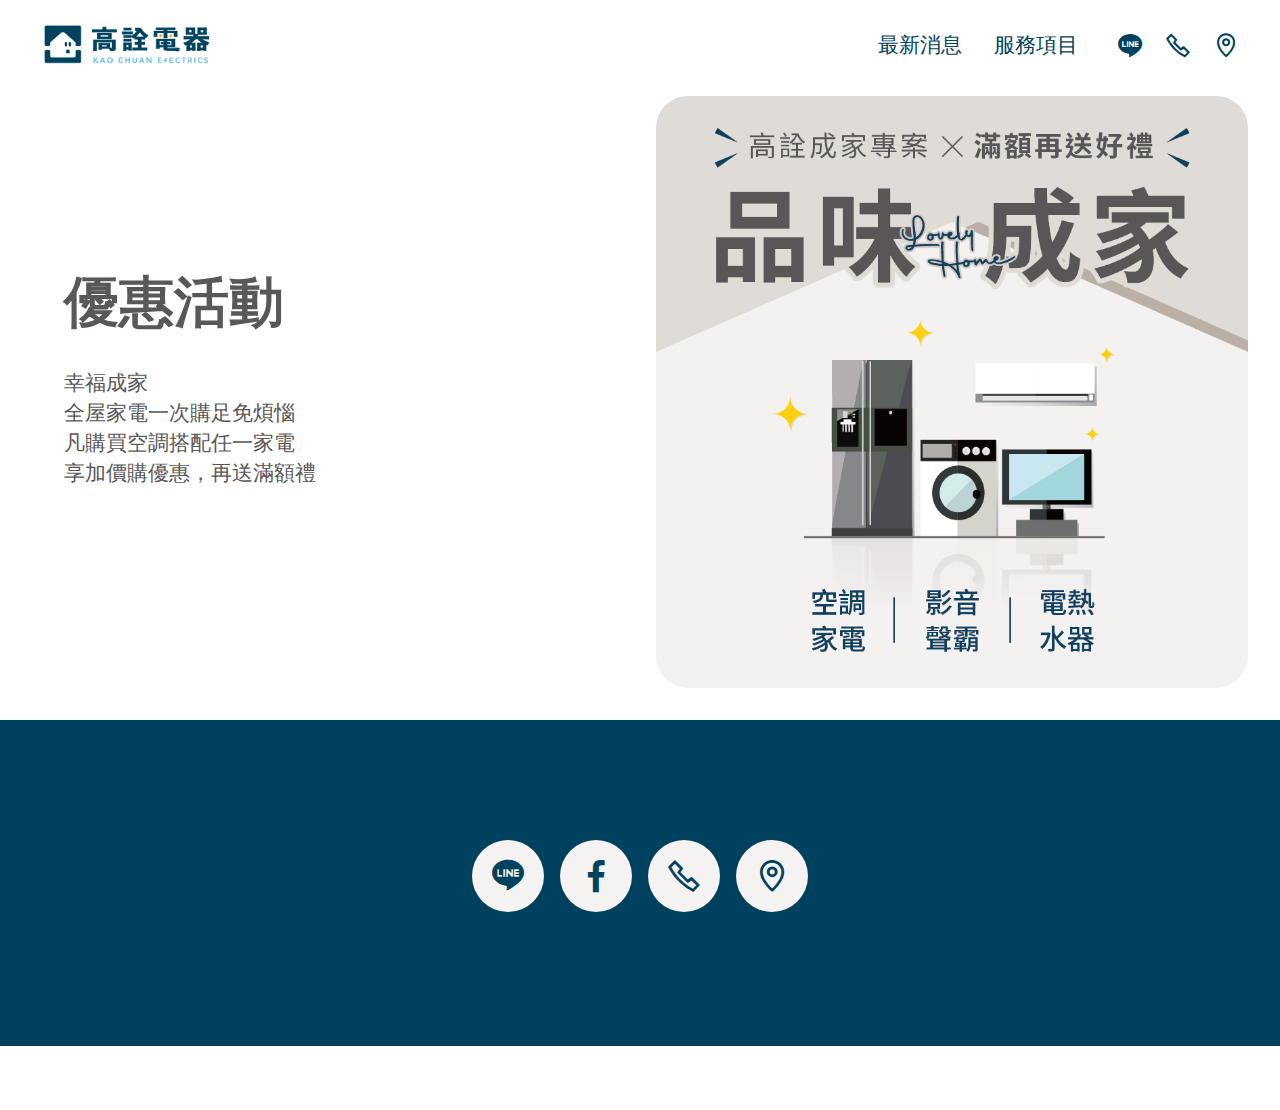
<file: news.html>
<!DOCTYPE html>
<html  >
<head>
  <!-- Site made with Mobirise Website Builder v5.9.18, https://mobirise.com -->
  <meta charset="UTF-8">
  <meta http-equiv="X-UA-Compatible" content="IE=edge">
  <meta name="generator" content="Mobirise v5.9.18, mobirise.com">
  <meta name="viewport" content="width=device-width, initial-scale=1, minimum-scale=1">
  <link rel="shortcut icon" href="assets/images/logo-.png" type="image/x-icon">
  <meta name="description" content="">
  
  
  <title>最新消息</title>
  <link rel="stylesheet" href="assets/web/assets/mobirise-icons2/mobirise2.css">
  <link rel="stylesheet" href="assets/bootstrap/css/bootstrap.min.css">
  <link rel="stylesheet" href="assets/bootstrap/css/bootstrap-grid.min.css">
  <link rel="stylesheet" href="assets/bootstrap/css/bootstrap-reboot.min.css">
  <link rel="stylesheet" href="assets/animatecss/animate.css">
  <link rel="stylesheet" href="assets/dropdown/css/style.css">
  <link rel="stylesheet" href="assets/socicon/css/styles.css">
  <link rel="stylesheet" href="assets/theme/css/style.css">
  <link rel="preload" href="https://fonts.googleapis.com/css?family=Inter+Tight:100,200,300,400,500,600,700,800,900,100i,200i,300i,400i,500i,600i,700i,800i,900i&display=swap" as="style" onload="this.onload=null;this.rel='stylesheet'">
  <noscript><link rel="stylesheet" href="https://fonts.googleapis.com/css?family=Inter+Tight:100,200,300,400,500,600,700,800,900,100i,200i,300i,400i,500i,600i,700i,800i,900i&display=swap"></noscript>
  <link rel="preload" as="style" href="assets/mobirise/css/mbr-additional.css?v=si2RaU"><link rel="stylesheet" href="assets/mobirise/css/mbr-additional.css?v=si2RaU" type="text/css">

  
  
  
</head>
<body>
  
  <section data-bs-version="5.1" class="menu menu6 cid-ugBNCk26ls" once="menu" id="menu06-11">
	

	<nav class="navbar navbar-dropdown opacityScrollOff navbar-fixed-top navbar-expand-lg">
		<div class="container">
			<div class="navbar-brand">
				<span class="navbar-logo">
					<a href="index.html">
						<img src="assets/images/logo-.png" alt="Mobirise Website Builder" style="height: 2.7rem;">
					</a>
				</span>
				
			</div>
			<button class="navbar-toggler" type="button" data-toggle="collapse" data-bs-toggle="collapse" data-target="#navbarSupportedContent" data-bs-target="#navbarSupportedContent" aria-controls="navbarNavAltMarkup" aria-expanded="false" aria-label="Toggle navigation">
				<div class="hamburger">
					<span></span>
					<span></span>
					<span></span>
					<span></span>
				</div>
			</button>
			<div class="collapse navbar-collapse opacityScrollOff" id="navbarSupportedContent">
				<ul class="navbar-nav nav-dropdown nav-right" data-app-modern-menu="true"><li class="nav-item">
						<a class="nav-link link text-primary display-4" href="news.html">最新消息</a>
					</li>
					<li class="nav-item">
						<a class="nav-link link text-primary display-4" href="service.html" aria-expanded="false">服務項目</a>
					</li></ul>
				<div class="icons-menu">
					<a class="iconfont-wrapper" href="https://lin.ee/Heih2XR" target="_blank">
						<span class="p-2 mbr-iconfont socicon-line socicon"></span>
					</a>
					<a class="iconfont-wrapper" href="tel:08-7786673">
						<span class="p-2 mbr-iconfont mobi-mbri-phone mobi-mbri"></span>
					</a>
					<a class="iconfont-wrapper" href="https://maps.app.goo.gl/NSX3FBCZtwQVhjTU9" target="_blank">
						<span class="p-2 mbr-iconfont mobi-mbri-map-pin mobi-mbri"></span>
					</a>
					
				</div>
				
			</div>
		</div>
	</nav>
</section>

<section data-bs-version="5.1" class="start article2 cid-uhlpGcWTUr" id="article02-14">
	

	
	

	<div class="container">
		<div class="row justify-content-center">
			<div class="col-12 col-md-12 col-lg-6 image-wrapper">
				<img class="w-100" src="assets/images/a5dm-2.jpg" alt="Mobirise Website Builder">
			</div>
			<div class="col-12 col-md-12 col-lg">
				<div class="text-wrapper align-left">
					<h1 class="mbr-section-title mbr-fonts-style mb-4 display-2"><strong>優惠活動</strong></h1>
					<p class="mbr-text align-left mbr-fonts-style mb-4 display-7">
					幸福成家<br>全屋家電一次購足免煩惱<br>凡購買空調搭配任一家電<br>享加價購優惠，再送滿額禮</p>
					
				</div>
			</div>
		</div>
	</div>
</section>

<section data-bs-version="5.1" class="footer3 cid-uhlnT4KYa7" once="footers" id="footer03-12">

        

    

    <div class="container">
        <div class="row">
            

            <div class="col-12 mt-4">
                <div class="social-row">
                    <div class="soc-item">
                        <a href="https://lin.ee/Heih2XR" target="_blank">
                            <span class="mbr-iconfont display-7 socicon-line socicon"></span>
                        </a>
                    </div>
                    <div class="soc-item">
                        <a href="https://www.facebook.com/profile.php?id=100069444107334&mibextid=LQQJ4d" target="_blank">
                            <span class="mbr-iconfont socicon-facebook socicon"></span>
                        </a>
                    </div>
                    <div class="soc-item">
                        <a href="tel:08-7786673">
                            <span class="mbr-iconfont mobi-mbri-phone mobi-mbri"></span>
                        </a>
                    </div>
                    <div class="soc-item">
                        <a href="https://maps.app.goo.gl/Q4tdkScwoVKpNpJ78" target="_blank">
                            <span class="mbr-iconfont mobi-mbri-map-pin mobi-mbri"></span>
                        </a>
                    </div>
                    
                </div>
            </div>
            <div class="col-12 mt-5">
                <p class="mbr-fonts-style copyright display-7">
                    © Copyright 2024 Kao-Chuan Electrics - All Rights Reserved
                </p>
            </div>
        </div>
    </div>
</section><section class="display-7" style="padding: 0;align-items: center;justify-content: center;flex-wrap: wrap;    align-content: center;display: flex;position: relative;height: 4rem;"><a href="https://mobiri.se/3167254" style="flex: 1 1;height: 4rem;position: absolute;width: 100%;z-index: 1;"><img alt="" style="height: 4rem;" src="[data-uri]"></a><p style="margin: 0;text-align: center;" class="display-7">&#8204;</p><a style="z-index:1" href="https://mobirise.com/builder/ai-website-generator.html">AI Website Generator</a></section><script src="assets/bootstrap/js/bootstrap.bundle.min.js"></script>  <script src="assets/smoothscroll/smooth-scroll.js"></script>  <script src="assets/ytplayer/index.js"></script>  <script src="assets/dropdown/js/navbar-dropdown.js"></script>  <script src="assets/theme/js/script.js"></script>  
  
  
 <div id="scrollToTop" class="scrollToTop mbr-arrow-up"><a style="text-align: center;"><i class="mbr-arrow-up-icon mbr-arrow-up-icon-cm cm-icon cm-icon-smallarrow-up"></i></a></div>
    <input name="animation" type="hidden">
  </body>
</html>
</file>
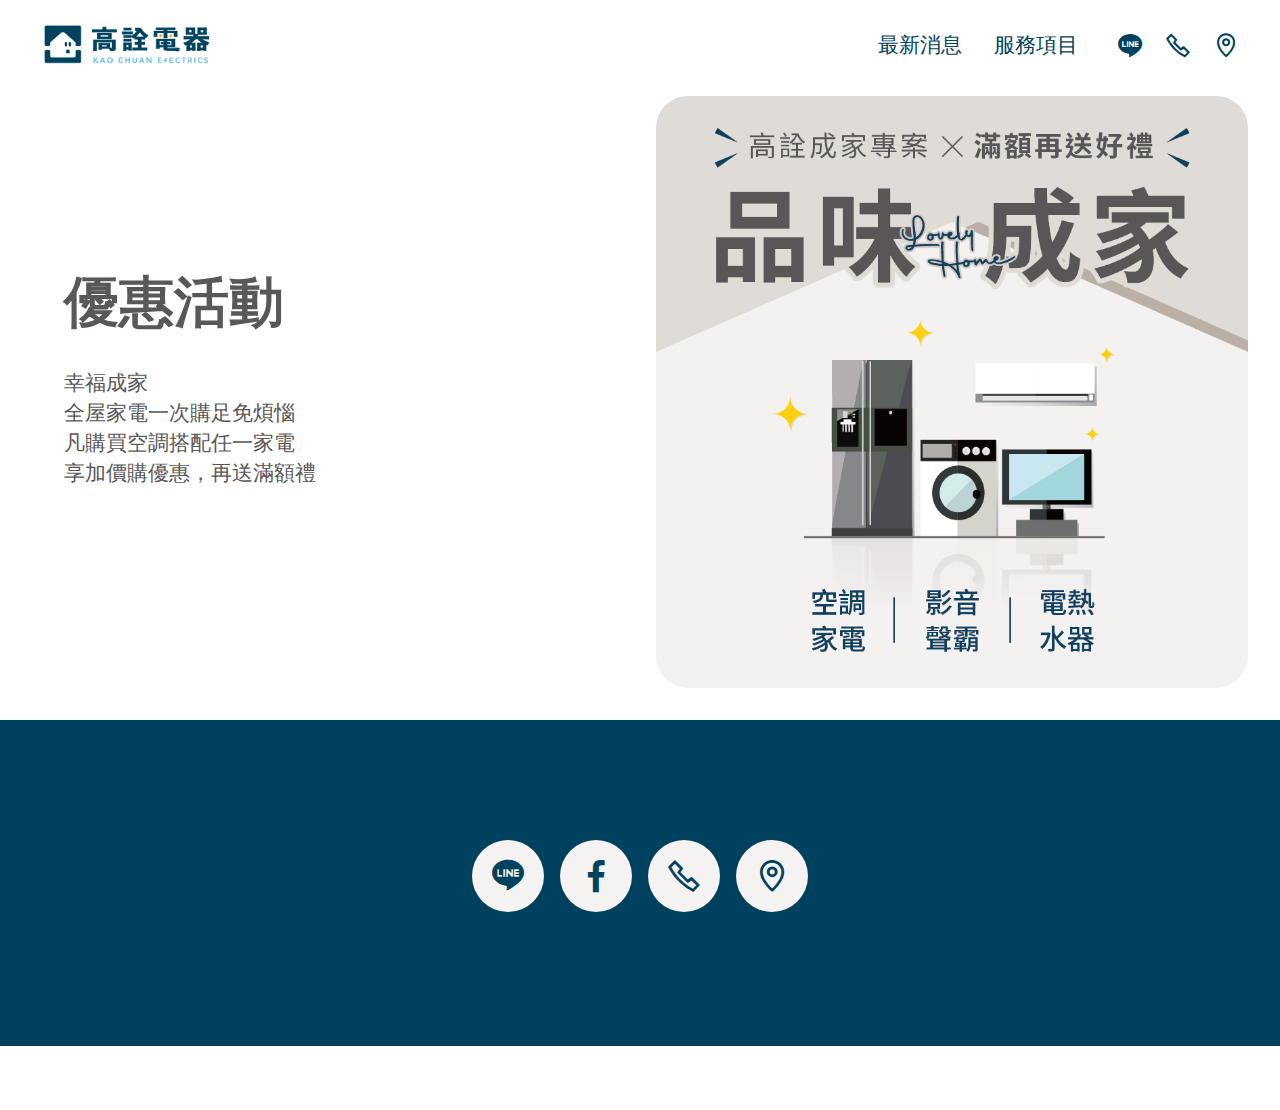
<file: KAOCHUAN/news.html>
<!DOCTYPE html>
<html  >
<head>
  <!-- Site made with Mobirise Website Builder v5.9.18, https://mobirise.com -->
  <meta charset="UTF-8">
  <meta http-equiv="X-UA-Compatible" content="IE=edge">
  <meta name="generator" content="Mobirise v5.9.18, mobirise.com">
  <meta name="viewport" content="width=device-width, initial-scale=1, minimum-scale=1">
  <link rel="shortcut icon" href="assets/images/logo-.png" type="image/x-icon">
  <meta name="description" content="">
  
  
  <title>最新消息</title>
  <link rel="stylesheet" href="assets/web/assets/mobirise-icons2/mobirise2.css">
  <link rel="stylesheet" href="assets/bootstrap/css/bootstrap.min.css">
  <link rel="stylesheet" href="assets/bootstrap/css/bootstrap-grid.min.css">
  <link rel="stylesheet" href="assets/bootstrap/css/bootstrap-reboot.min.css">
  <link rel="stylesheet" href="assets/animatecss/animate.css">
  <link rel="stylesheet" href="assets/dropdown/css/style.css">
  <link rel="stylesheet" href="assets/socicon/css/styles.css">
  <link rel="stylesheet" href="assets/theme/css/style.css">
  <link rel="preload" href="https://fonts.googleapis.com/css?family=Inter+Tight:100,200,300,400,500,600,700,800,900,100i,200i,300i,400i,500i,600i,700i,800i,900i&display=swap" as="style" onload="this.onload=null;this.rel='stylesheet'">
  <noscript><link rel="stylesheet" href="https://fonts.googleapis.com/css?family=Inter+Tight:100,200,300,400,500,600,700,800,900,100i,200i,300i,400i,500i,600i,700i,800i,900i&display=swap"></noscript>
  <link rel="preload" as="style" href="assets/mobirise/css/mbr-additional.css?v=B8B0DJ"><link rel="stylesheet" href="assets/mobirise/css/mbr-additional.css?v=B8B0DJ" type="text/css">

  
  
  
</head>
<body>
  
  <section data-bs-version="5.1" class="menu menu6 cid-ugBNCk26ls" once="menu" id="menu06-11">
	

	<nav class="navbar navbar-dropdown opacityScrollOff navbar-fixed-top navbar-expand-lg">
		<div class="container">
			<div class="navbar-brand">
				<span class="navbar-logo">
					<a href="index.html">
						<img src="assets/images/logo-.png" alt="Mobirise Website Builder" style="height: 2.7rem;">
					</a>
				</span>
				
			</div>
			<button class="navbar-toggler" type="button" data-toggle="collapse" data-bs-toggle="collapse" data-target="#navbarSupportedContent" data-bs-target="#navbarSupportedContent" aria-controls="navbarNavAltMarkup" aria-expanded="false" aria-label="Toggle navigation">
				<div class="hamburger">
					<span></span>
					<span></span>
					<span></span>
					<span></span>
				</div>
			</button>
			<div class="collapse navbar-collapse opacityScrollOff" id="navbarSupportedContent">
				<ul class="navbar-nav nav-dropdown nav-right" data-app-modern-menu="true"><li class="nav-item">
						<a class="nav-link link text-primary display-4" href="news.html">最新消息</a>
					</li>
					<li class="nav-item">
						<a class="nav-link link text-primary display-4" href="service.html" aria-expanded="false">服務項目</a>
					</li></ul>
				<div class="icons-menu">
					<a class="iconfont-wrapper" href="https://lin.ee/Heih2XR" target="_blank">
						<span class="p-2 mbr-iconfont socicon-line socicon"></span>
					</a>
					<a class="iconfont-wrapper" href="tel:08-7786673">
						<span class="p-2 mbr-iconfont mobi-mbri-phone mobi-mbri"></span>
					</a>
					<a class="iconfont-wrapper" href="https://maps.app.goo.gl/NSX3FBCZtwQVhjTU9" target="_blank">
						<span class="p-2 mbr-iconfont mobi-mbri-map-pin mobi-mbri"></span>
					</a>
					
				</div>
				
			</div>
		</div>
	</nav>
</section>

<section data-bs-version="5.1" class="start article2 cid-uhlpGcWTUr" id="article02-14">
	

	
	

	<div class="container">
		<div class="row justify-content-center">
			<div class="col-12 col-md-12 col-lg-6 image-wrapper">
				<img class="w-100" src="assets/images/a5dm-2.jpg" alt="Mobirise Website Builder">
			</div>
			<div class="col-12 col-md-12 col-lg">
				<div class="text-wrapper align-left">
					<h1 class="mbr-section-title mbr-fonts-style mb-4 display-2"><strong>優惠活動</strong></h1>
					<p class="mbr-text align-left mbr-fonts-style mb-4 display-7">
					幸福成家<br>全屋家電一次購足免煩惱<br>凡購買空調搭配任一家電<br>享加價購優惠，再送滿額禮</p>
					
				</div>
			</div>
		</div>
	</div>
</section>

<section data-bs-version="5.1" class="footer3 cid-uhlnT4KYa7" once="footers" id="footer03-12">

        

    

    <div class="container">
        <div class="row">
            

            <div class="col-12 mt-4">
                <div class="social-row">
                    <div class="soc-item">
                        <a href="https://lin.ee/Heih2XR" target="_blank">
                            <span class="mbr-iconfont display-7 socicon-line socicon"></span>
                        </a>
                    </div>
                    <div class="soc-item">
                        <a href="https://www.facebook.com/profile.php?id=100069444107334&mibextid=LQQJ4d" target="_blank">
                            <span class="mbr-iconfont socicon-facebook socicon"></span>
                        </a>
                    </div>
                    <div class="soc-item">
                        <a href="tel:08-7786673">
                            <span class="mbr-iconfont mobi-mbri-phone mobi-mbri"></span>
                        </a>
                    </div>
                    <div class="soc-item">
                        <a href="https://maps.app.goo.gl/Q4tdkScwoVKpNpJ78" target="_blank">
                            <span class="mbr-iconfont mobi-mbri-map-pin mobi-mbri"></span>
                        </a>
                    </div>
                    
                </div>
            </div>
            <div class="col-12 mt-5">
                <p class="mbr-fonts-style copyright display-7">
                    © Copyright 2024 Kao-Chuan Electrics - All Rights Reserved
                </p>
            </div>
        </div>
    </div>
</section><section class="display-7" style="padding: 0;align-items: center;justify-content: center;flex-wrap: wrap;    align-content: center;display: flex;position: relative;height: 4rem;"><a href="https://mobiri.se/3167254" style="flex: 1 1;height: 4rem;position: absolute;width: 100%;z-index: 1;"><img alt="" style="height: 4rem;" src="[data-uri]"></a><p style="margin: 0;text-align: center;" class="display-7">&#8204;</p><a style="z-index:1" href="https://mobirise.com/drag-drop-website-builder.html">Drag and Drop Website Builder</a></section><script src="assets/bootstrap/js/bootstrap.bundle.min.js"></script>  <script src="assets/smoothscroll/smooth-scroll.js"></script>  <script src="assets/ytplayer/index.js"></script>  <script src="assets/dropdown/js/navbar-dropdown.js"></script>  <script src="assets/theme/js/script.js"></script>  
  
  
 <div id="scrollToTop" class="scrollToTop mbr-arrow-up"><a style="text-align: center;"><i class="mbr-arrow-up-icon mbr-arrow-up-icon-cm cm-icon cm-icon-smallarrow-up"></i></a></div>
    <input name="animation" type="hidden">
  </body>
</html>
</file>
<file: assets/web/assets/mobirise-icons2/mobirise2.css>
@font-face {
  font-family: 'Moririse2';
  font-display: swap;
  src:  url('mobirise2.eot?f2bix4');
  src:  url('mobirise2.eot?f2bix4#iefix') format('embedded-opentype'),
    url('mobirise2.ttf?f2bix4') format('truetype'),
    url('mobirise2.woff?f2bix4') format('woff'),
    url('mobirise2.svg?f2bix4#mobirise2') format('svg');
  font-weight: normal;
  font-style: normal;
}

[class^="mobi-"], [class*=" mobi-"] {
  /* use !important to prevent issues with browser extensions that change fonts */
  font-family: 'Moririse2' !important;
  speak: none;
  font-style: normal;
  font-weight: normal;
  font-variant: normal;
  text-transform: none;
  line-height: 1;

  /* Better Font Rendering =========== */
  -webkit-font-smoothing: antialiased;
  -moz-osx-font-smoothing: grayscale;
}

.mobi-mbri-add-submenu:before {
  content: "\e900";
}
.mobi-mbri-alert:before {
  content: "\e901";
}
.mobi-mbri-align-center:before {
  content: "\e902";
}
.mobi-mbri-align-justify:before {
  content: "\e903";
}
.mobi-mbri-align-left:before {
  content: "\e904";
}
.mobi-mbri-align-right:before {
  content: "\e905";
}
.mobi-mbri-android:before {
  content: "\e906";
}
.mobi-mbri-apple:before {
  content: "\e907";
}
.mobi-mbri-arrow-down:before {
  content: "\e908";
}
.mobi-mbri-arrow-next:before {
  content: "\e909";
}
.mobi-mbri-arrow-prev:before {
  content: "\e90a";
}
.mobi-mbri-arrow-up:before {
  content: "\e90b";
}
.mobi-mbri-bold:before {
  content: "\e90c";
}
.mobi-mbri-bookmark:before {
  content: "\e90d";
}
.mobi-mbri-bootstrap:before {
  content: "\e90e";
}
.mobi-mbri-briefcase:before {
  content: "\e90f";
}
.mobi-mbri-browse:before {
  content: "\e910";
}
.mobi-mbri-bulleted-list:before {
  content: "\e911";
}
.mobi-mbri-calendar:before {
  content: "\e912";
}
.mobi-mbri-camera:before {
  content: "\e913";
}
.mobi-mbri-cart-add:before {
  content: "\e914";
}
.mobi-mbri-cart-full:before {
  content: "\e915";
}
.mobi-mbri-cash:before {
  content: "\e916";
}
.mobi-mbri-change-style:before {
  content: "\e917";
}
.mobi-mbri-chat:before {
  content: "\e918";
}
.mobi-mbri-clock:before {
  content: "\e919";
}
.mobi-mbri-close:before {
  content: "\e91a";
}
.mobi-mbri-cloud:before {
  content: "\e91b";
}
.mobi-mbri-code:before {
  content: "\e91c";
}
.mobi-mbri-contact-form:before {
  content: "\e91d";
}
.mobi-mbri-credit-card:before {
  content: "\e91e";
}
.mobi-mbri-cursor-click:before {
  content: "\e91f";
}
.mobi-mbri-cust-feedback:before {
  content: "\e920";
}
.mobi-mbri-database:before {
  content: "\e921";
}
.mobi-mbri-delivery:before {
  content: "\e922";
}
.mobi-mbri-desktop:before {
  content: "\e923";
}
.mobi-mbri-devices:before {
  content: "\e924";
}
.mobi-mbri-down:before {
  content: "\e925";
}
.mobi-mbri-download-2:before {
  content: "\e926";
}
.mobi-mbri-download:before {
  content: "\e927";
}
.mobi-mbri-drag-n-drop-2:before {
  content: "\e928";
}
.mobi-mbri-drag-n-drop:before {
  content: "\e929";
}
.mobi-mbri-edit-2:before {
  content: "\e92a";
}
.mobi-mbri-edit:before {
  content: "\e92b";
}
.mobi-mbri-error:before {
  content: "\e92c";
}
.mobi-mbri-extension:before {
  content: "\e92d";
}
.mobi-mbri-features:before {
  content: "\e92e";
}
.mobi-mbri-file:before {
  content: "\e92f";
}
.mobi-mbri-flag:before {
  content: "\e930";
}
.mobi-mbri-folder:before {
  content: "\e931";
}
.mobi-mbri-gift:before {
  content: "\e932";
}
.mobi-mbri-github:before {
  content: "\e933";
}
.mobi-mbri-globe-2:before {
  content: "\e934";
}
.mobi-mbri-globe:before {
  content: "\e935";
}
.mobi-mbri-growing-chart:before {
  content: "\e936";
}
.mobi-mbri-hearth:before {
  content: "\e937";
}
.mobi-mbri-help:before {
  content: "\e938";
}
.mobi-mbri-home:before {
  content: "\e939";
}
.mobi-mbri-hot-cup:before {
  content: "\e93a";
}
.mobi-mbri-idea:before {
  content: "\e93b";
}
.mobi-mbri-image-gallery:before {
  content: "\e93c";
}
.mobi-mbri-image-slider:before {
  content: "\e93d";
}
.mobi-mbri-info:before {
  content: "\e93e";
}
.mobi-mbri-italic:before {
  content: "\e93f";
}
.mobi-mbri-key:before {
  content: "\e940";
}
.mobi-mbri-laptop:before {
  content: "\e941";
}
.mobi-mbri-layers:before {
  content: "\e942";
}
.mobi-mbri-left-right:before {
  content: "\e943";
}
.mobi-mbri-left:before {
  content: "\e944";
}
.mobi-mbri-letter:before {
  content: "\e945";
}
.mobi-mbri-like:before {
  content: "\e946";
}
.mobi-mbri-link:before {
  content: "\e947";
}
.mobi-mbri-lock:before {
  content: "\e948";
}
.mobi-mbri-login:before {
  content: "\e949";
}
.mobi-mbri-logout:before {
  content: "\e94a";
}
.mobi-mbri-magic-stick:before {
  content: "\e94b";
}
.mobi-mbri-map-pin:before {
  content: "\e94c";
}
.mobi-mbri-menu:before {
  content: "\e94d";
}
.mobi-mbri-mobile-2:before {
  content: "\e94e";
}
.mobi-mbri-mobile-horizontal:before {
  content: "\e94f";
}
.mobi-mbri-mobile:before {
  content: "\e950";
}
.mobi-mbri-mobirise:before {
  content: "\e951";
}
.mobi-mbri-more-horizontal:before {
  content: "\e952";
}
.mobi-mbri-more-vertical:before {
  content: "\e953";
}
.mobi-mbri-music:before {
  content: "\e954";
}
.mobi-mbri-new-file:before {
  content: "\e955";
}
.mobi-mbri-numbered-list:before {
  content: "\e956";
}
.mobi-mbri-opened-folder:before {
  content: "\e957";
}
.mobi-mbri-pages:before {
  content: "\e958";
}
.mobi-mbri-paper-plane:before {
  content: "\e959";
}
.mobi-mbri-paperclip:before {
  content: "\e95a";
}
.mobi-mbri-phone:before {
  content: "\e95b";
}
.mobi-mbri-photo:before {
  content: "\e95c";
}
.mobi-mbri-photos:before {
  content: "\e95d";
}
.mobi-mbri-pin:before {
  content: "\e95e";
}
.mobi-mbri-play:before {
  content: "\e95f";
}
.mobi-mbri-plus:before {
  content: "\e960";
}
.mobi-mbri-preview:before {
  content: "\e961";
}
.mobi-mbri-print:before {
  content: "\e962";
}
.mobi-mbri-protect:before {
  content: "\e963";
}
.mobi-mbri-question:before {
  content: "\e964";
}
.mobi-mbri-quote-left:before {
  content: "\e965";
}
.mobi-mbri-quote-right:before {
  content: "\e966";
}
.mobi-mbri-redo:before {
  content: "\e967";
}
.mobi-mbri-refresh:before {
  content: "\e968";
}
.mobi-mbri-responsive-2:before {
  content: "\e969";
}
.mobi-mbri-responsive:before {
  content: "\e96a";
}
.mobi-mbri-right:before {
  content: "\e96b";
}
.mobi-mbri-rocket:before {
  content: "\e96c";
}
.mobi-mbri-sad-face:before {
  content: "\e96d";
}
.mobi-mbri-sale:before {
  content: "\e96e";
}
.mobi-mbri-save:before {
  content: "\e96f";
}
.mobi-mbri-search:before {
  content: "\e970";
}
.mobi-mbri-setting-2:before {
  content: "\e971";
}
.mobi-mbri-setting-3:before {
  content: "\e972";
}
.mobi-mbri-setting:before {
  content: "\e973";
}
.mobi-mbri-share:before {
  content: "\e974";
}
.mobi-mbri-shopping-bag:before {
  content: "\e975";
}
.mobi-mbri-shopping-basket:before {
  content: "\e976";
}
.mobi-mbri-shopping-cart:before {
  content: "\e977";
}
.mobi-mbri-sites:before {
  content: "\e978";
}
.mobi-mbri-smile-face:before {
  content: "\e979";
}
.mobi-mbri-speed:before {
  content: "\e97a";
}
.mobi-mbri-star:before {
  content: "\e97b";
}
.mobi-mbri-success:before {
  content: "\e97c";
}
.mobi-mbri-sun:before {
  content: "\e97d";
}
.mobi-mbri-sun2:before {
  content: "\e97e";
}
.mobi-mbri-tablet-vertical:before {
  content: "\e97f";
}
.mobi-mbri-tablet:before {
  content: "\e980";
}
.mobi-mbri-target:before {
  content: "\e981";
}
.mobi-mbri-timer:before {
  content: "\e982";
}
.mobi-mbri-to-ftp:before {
  content: "\e983";
}
.mobi-mbri-to-local-drive:before {
  content: "\e984";
}
.mobi-mbri-touch-swipe:before {
  content: "\e985";
}
.mobi-mbri-touch:before {
  content: "\e986";
}
.mobi-mbri-trash:before {
  content: "\e987";
}
.mobi-mbri-underline:before {
  content: "\e988";
}
.mobi-mbri-undo:before {
  content: "\e989";
}
.mobi-mbri-unlink:before {
  content: "\e98a";
}
.mobi-mbri-unlock:before {
  content: "\e98b";
}
.mobi-mbri-up-down:before {
  content: "\e98c";
}
.mobi-mbri-up:before {
  content: "\e98d";
}
.mobi-mbri-update:before {
  content: "\e98e";
}
.mobi-mbri-upload-2:before {
  content: "\e98f";
}
.mobi-mbri-upload:before {
  content: "\e990";
}
.mobi-mbri-user-2:before {
  content: "\e991";
}
.mobi-mbri-user:before {
  content: "\e992";
}
.mobi-mbri-users:before {
  content: "\e993";
}
.mobi-mbri-video-play:before {
  content: "\e994";
}
.mobi-mbri-video:before {
  content: "\e995";
}
.mobi-mbri-watch:before {
  content: "\e996";
}
.mobi-mbri-website-theme-2:before {
  content: "\e997";
}
.mobi-mbri-website-theme:before {
  content: "\e998";
}
.mobi-mbri-wifi:before {
  content: "\e999";
}
.mobi-mbri-windows:before {
  content: "\e99a";
}
.mobi-mbri-zoom-in:before {
  content: "\e99b";
}
.mobi-mbri-zoom-out:before {
  content: "\e99c";
}
</file>
<file: assets/web/assets/mobirise-icons-bold/mobirise-icons-bold.css>
@font-face {
  font-family: 'mobirise-icons-bold';
  font-display: swap;
  src:  url('mobirise-icons-bold.eot?m1l4yr');
  src:  url('mobirise-icons-bold.eot?m1l4yr#iefix') format('embedded-opentype'),
    url('mobirise-icons-bold.ttf?m1l4yr') format('truetype'),
    url('mobirise-icons-bold.woff?m1l4yr') format('woff'),
    url('mobirise-icons-bold.svg?m1l4yr#mobirise-icons-bold') format('svg');
  font-weight: normal;
  font-style: normal;
}

[class^="mbrib-"], [class*="mbrib-"] {
  /* use !important to prevent issues with browser extensions that change fonts */
  font-family: 'mobirise-icons-bold' !important;
  speak: none;
  font-style: normal;
  font-weight: normal;
  font-variant: normal;
  text-transform: none;
  line-height: 1;

  /* Better Font Rendering =========== */
  -webkit-font-smoothing: antialiased;
  -moz-osx-font-smoothing: grayscale;
}

.mbrib-add-submenu:before {
  content: "\e900";
}
.mbrib-alert:before {
  content: "\e901";
}
.mbrib-align-center:before {
  content: "\e902";
}
.mbrib-align-justify:before {
  content: "\e903";
}
.mbrib-align-left:before {
  content: "\e904";
}
.mbrib-align-right:before {
  content: "\e905";
}
.mbrib-android:before {
  content: "\e906";
}
.mbrib-apple:before {
  content: "\e907";
}
.mbrib-arrow-down:before {
  content: "\e908";
}
.mbrib-arrow-next:before {
  content: "\e909";
}
.mbrib-arrow-prev:before {
  content: "\e90a";
}
.mbrib-arrow-up:before {
  content: "\e90b";
}
.mbrib-bold:before {
  content: "\e90c";
}
.mbrib-bookmark:before {
  content: "\e90d";
}
.mbrib-bootstrap:before {
  content: "\e90e";
}
.mbrib-briefcase:before {
  content: "\e90f";
}
.mbrib-browse:before {
  content: "\e910";
}
.mbrib-bulleted-list:before {
  content: "\e911";
}
.mbrib-calendar:before {
  content: "\e912";
}
.mbrib-camera:before {
  content: "\e913";
}
.mbrib-cart-add:before {
  content: "\e914";
}
.mbrib-cart-full:before {
  content: "\e915";
}
.mbrib-cash:before {
  content: "\e916";
}
.mbrib-change-style:before {
  content: "\e917";
}
.mbrib-chat:before {
  content: "\e918";
}
.mbrib-clock:before {
  content: "\e919";
}
.mbrib-close:before {
  content: "\e91a";
}
.mbrib-cloud:before {
  content: "\e91b";
}
.mbrib-code:before {
  content: "\e91c";
}
.mbrib-contact-form:before {
  content: "\e91d";
}
.mbrib-credit-card:before {
  content: "\e91e";
}
.mbrib-cursor-click:before {
  content: "\e91f";
}
.mbrib-cust-feedback:before {
  content: "\e920";
}
.mbrib-database:before {
  content: "\e921";
}
.mbrib-delivery:before {
  content: "\e922";
}
.mbrib-desktop:before {
  content: "\e923";
}
.mbrib-devices:before {
  content: "\e924";
}
.mbrib-down:before {
  content: "\e925";
}
.mbrib-download:before {
  content: "\e926";
}
.mbrib-drag-n-drop:before {
  content: "\e927";
}
.mbrib-drag-n-drop2:before {
  content: "\e928";
}
.mbrib-edit:before {
  content: "\e929";
}
.mbrib-edit2:before {
  content: "\e92a";
}
.mbrib-error:before {
  content: "\e92b";
}
.mbrib-extension:before {
  content: "\e92c";
}
.mbrib-features:before {
  content: "\e92d";
}
.mbrib-file:before {
  content: "\e92e";
}
.mbrib-flag:before {
  content: "\e92f";
}
.mbrib-folder:before {
  content: "\e930";
}
.mbrib-gift:before {
  content: "\e931";
}
.mbrib-github:before {
  content: "\e932";
}
.mbrib-globe-2:before {
  content: "\e933";
}
.mbrib-globe:before {
  content: "\e934";
}
.mbrib-growing-chart:before {
  content: "\e935";
}
.mbrib-hearth:before {
  content: "\e936";
}
.mbrib-help:before {
  content: "\e937";
}
.mbrib-home:before {
  content: "\e938";
}
.mbrib-hot-cup:before {
  content: "\e939";
}
.mbrib-idea:before {
  content: "\e93a";
}
.mbrib-image-gallery:before {
  content: "\e93b";
}
.mbrib-image-slider:before {
  content: "\e93c";
}
.mbrib-info:before {
  content: "\e93d";
}
.mbrib-italic:before {
  content: "\e93e";
}
.mbrib-key:before {
  content: "\e93f";
}
.mbrib-laptop:before {
  content: "\e940";
}
.mbrib-layers:before {
  content: "\e941";
}
.mbrib-left-right:before {
  content: "\e942";
}
.mbrib-left:before {
  content: "\e943";
}
.mbrib-letter:before {
  content: "\e944";
}
.mbrib-like:before {
  content: "\e945";
}
.mbrib-link:before {
  content: "\e946";
}
.mbrib-lock:before {
  content: "\e947";
}
.mbrib-login:before {
  content: "\e948";
}
.mbrib-logout:before {
  content: "\e949";
}
.mbrib-magic-stick:before {
  content: "\e94a";
}
.mbrib-map-pin:before {
  content: "\e94b";
}
.mbrib-menu:before {
  content: "\e94c";
}
.mbrib-mobile:before {
  content: "\e94d";
}
.mbrib-mobile2:before {
  content: "\e94e";
}
.mbrib-mobirise:before {
  content: "\e94f";
}
.mbrib-more-horizontal:before {
  content: "\e950";
}
.mbrib-more-vertical:before {
  content: "\e951";
}
.mbrib-music:before {
  content: "\e952";
}
.mbrib-new-file:before {
  content: "\e953";
}
.mbrib-numbered-list:before {
  content: "\e954";
}
.mbrib-opened-folder:before {
  content: "\e955";
}
.mbrib-pages:before {
  content: "\e956";
}
.mbrib-paper-plane:before {
  content: "\e957";
}
.mbrib-paperclip:before {
  content: "\e958";
}
.mbrib-photo:before {
  content: "\e959";
}
.mbrib-photos:before {
  content: "\e95a";
}
.mbrib-pin:before {
  content: "\e95b";
}
.mbrib-play:before {
  content: "\e95c";
}
.mbrib-plus:before {
  content: "\e95d";
}
.mbrib-preview:before {
  content: "\e95e";
}
.mbrib-print:before {
  content: "\e95f";
}
.mbrib-protect:before {
  content: "\e960";
}
.mbrib-question:before {
  content: "\e961";
}
.mbrib-quote-left:before {
  content: "\e962";
}
.mbrib-quote-right:before {
  content: "\e963";
}
.mbrib-redo:before {
  content: "\e964";
}
.mbrib-refresh:before {
  content: "\e965";
}
.mbrib-responsive:before {
  content: "\e966";
}
.mbrib-right:before {
  content: "\e967";
}
.mbrib-rocket:before {
  content: "\e968";
}
.mbrib-sad-face:before {
  content: "\e969";
}
.mbrib-sale:before {
  content: "\e96a";
}
.mbrib-save:before {
  content: "\e96b";
}
.mbrib-search:before {
  content: "\e96c";
}
.mbrib-setting:before {
  content: "\e96d";
}
.mbrib-setting2:before {
  content: "\e96e";
}
.mbrib-setting3:before {
  content: "\e96f";
}
.mbrib-share:before {
  content: "\e970";
}
.mbrib-shopping-bag:before {
  content: "\e971";
}
.mbrib-shopping-basket:before {
  content: "\e972";
}
.mbrib-shopping-cart:before {
  content: "\e973";
}
.mbrib-sites:before {
  content: "\e974";
}
.mbrib-smile-face:before {
  content: "\e975";
}
.mbrib-speed:before {
  content: "\e976";
}
.mbrib-star:before {
  content: "\e977";
}
.mbrib-success:before {
  content: "\e978";
}
.mbrib-sun:before {
  content: "\e979";
}
.mbrib-sun2:before {
  content: "\e97a";
}
.mbrib-tablet-vertical:before {
  content: "\e97b";
}
.mbrib-tablet:before {
  content: "\e97c";
}
.mbrib-target:before {
  content: "\e97d";
}
.mbrib-timer:before {
  content: "\e97e";
}
.mbrib-to-ftp:before {
  content: "\e97f";
}
.mbrib-to-local-drive:before {
  content: "\e980";
}
.mbrib-touch-swipe:before {
  content: "\e981";
}
.mbrib-touch:before {
  content: "\e982";
}
.mbrib-trash:before {
  content: "\e983";
}
.mbrib-underline:before {
  content: "\e984";
}
.mbrib-undo:before {
  content: "\e985";
}
.mbrib-unlink:before {
  content: "\e986";
}
.mbrib-unlock:before {
  content: "\e987";
}
.mbrib-up-down:before {
  content: "\e988";
}
.mbrib-up:before {
  content: "\e989";
}
.mbrib-update:before {
  content: "\e98a";
}
.mbrib-upload:before {
  content: "\e98b";
}
.mbrib-user:before {
  content: "\e98c";
}
.mbrib-user2:before {
  content: "\e98d";
}
.mbrib-users:before {
  content: "\e98e";
}
.mbrib-video-play:before {
  content: "\e98f";
}
.mbrib-video:before {
  content: "\e990";
}
.mbrib-watch:before {
  content: "\e991";
}
.mbrib-website-theme:before {
  content: "\e992";
}
.mbrib-wifi:before {
  content: "\e993";
}
.mbrib-windows:before {
  content: "\e994";
}
.mbrib-zoom-out:before {
  content: "\e995";
}
</file>
<file: assets/dropdown/css/style.css>
.navbar-dropdown {
  left: 0;
  padding: 0;
  position: absolute;
  right: 0;
  top: 0;
  transition: all 0.45s ease;
  z-index: 1030;
  background: #282828; }
  .navbar-dropdown .navbar-logo {
    margin-right: 0.8rem;
    transition: margin 0.3s ease-in-out;
    vertical-align: middle; }
    .navbar-dropdown .navbar-logo img {
      height: 3.125rem;
      transition: all 0.3s ease-in-out; }
    .navbar-dropdown .navbar-logo.mbr-iconfont {
      font-size: 3.125rem;
      line-height: 3.125rem; }
  .navbar-dropdown .navbar-caption {
    font-weight: 700;
    white-space: normal;
    vertical-align: -4px;
    line-height: 3.125rem !important; }
    .navbar-dropdown .navbar-caption, .navbar-dropdown .navbar-caption:hover {
      color: inherit;
      text-decoration: none; }
  .navbar-dropdown .mbr-iconfont + .navbar-caption {
    vertical-align: -1px; }
  .navbar-dropdown.navbar-fixed-top {
    position: fixed; }
  .navbar-dropdown .navbar-brand span {
    vertical-align: -4px; }
  .navbar-dropdown.bg-color.transparent {
    background: none; }
  .navbar-dropdown.navbar-short .navbar-brand {
    padding: 0.625rem 0; }
    .navbar-dropdown.navbar-short .navbar-brand span {
      vertical-align: -1px; }
  .navbar-dropdown.navbar-short .navbar-caption {
    line-height: 2.375rem !important;
    vertical-align: -2px; }
  .navbar-dropdown.navbar-short .navbar-logo {
    margin-right: 0.5rem; }
    .navbar-dropdown.navbar-short .navbar-logo img {
      height: 2.375rem; }
    .navbar-dropdown.navbar-short .navbar-logo.mbr-iconfont {
      font-size: 2.375rem;
      line-height: 2.375rem; }
  .navbar-dropdown.navbar-short .mbr-table-cell {
    height: 3.625rem; }
  .navbar-dropdown .navbar-close {
    left: 0.6875rem;
    position: fixed;
    top: 0.75rem;
    z-index: 1000; }
  .navbar-dropdown .hamburger-icon {
    content: "";
    display: inline-block;
    vertical-align: middle;
    width: 16px;
    -webkit-box-shadow: 0 -6px 0 1px #282828,0 0 0 1px #282828,0 6px 0 1px #282828;
    -moz-box-shadow: 0 -6px 0 1px #282828,0 0 0 1px #282828,0 6px 0 1px #282828;
    box-shadow: 0 -6px 0 1px #282828,0 0 0 1px #282828,0 6px 0 1px #282828; }

.dropdown-menu .dropdown-toggle[data-toggle="dropdown-submenu"]::after {
  border-bottom: 0.35em solid transparent;
  border-left: 0.35em solid;
  border-right: 0;
  border-top: 0.35em solid transparent;
  margin-left: 0.3rem; }

.dropdown-menu .dropdown-item:focus {
  outline: 0; }

.nav-dropdown {
  font-size: 0.75rem;
  font-weight: 500;
  height: auto !important; }
  .nav-dropdown .nav-btn {
    padding-left: 1rem; }
  .nav-dropdown .link {
    margin: .667em 1.667em;
    font-weight: 500;
    padding: 0;
    transition: color .2s ease-in-out; }
    .nav-dropdown .link.dropdown-toggle {
      margin-right: 2.583em; }
      .nav-dropdown .link.dropdown-toggle::after {
        margin-left: .25rem;
        border-top: 0.35em solid;
        border-right: 0.35em solid transparent;
        border-left: 0.35em solid transparent;
        border-bottom: 0; }
      .nav-dropdown .link.dropdown-toggle[aria-expanded="true"] {
        margin: 0;
        padding: 0.667em 3.263em  0.667em 1.667em; }
  .nav-dropdown .link::after,
  .nav-dropdown .dropdown-item::after {
    color: inherit; }
  .nav-dropdown .btn {
    font-size: 0.75rem;
    font-weight: 700;
    letter-spacing: 0;
    margin-bottom: 0;
    padding-left: 1.25rem;
    padding-right: 1.25rem; }
  .nav-dropdown .dropdown-menu {
    border-radius: 0;
    border: 0;
    left: 0;
    margin: 0;
    padding-bottom: 1.25rem;
    padding-top: 1.25rem;
    position: relative; }
  .nav-dropdown .dropdown-submenu {
    margin-left: 0.125rem;
    top: 0; }
  .nav-dropdown .dropdown-item {
    font-weight: 500;
    line-height: 2;
    padding: 0.3846em 4.615em 0.3846em 1.5385em;
    position: relative;
    transition: color .2s ease-in-out, background-color .2s ease-in-out; }
    .nav-dropdown .dropdown-item::after {
      margin-top: -0.3077em;
      position: absolute;
      right: 1.1538em;
      top: 50%; }
    .nav-dropdown .dropdown-item:focus, .nav-dropdown .dropdown-item:hover {
      background: none; }

@media (max-width: 767px) {
  .nav-dropdown.navbar-toggleable-sm {
    bottom: 0;
    display: none;
    left: 0;
    overflow-x: hidden;
    position: fixed;
    top: 0;
    transform: translateX(-100%);
    -ms-transform: translateX(-100%);
    -webkit-transform: translateX(-100%);
    width: 18.75rem;
    z-index: 999; } }
.nav-dropdown.navbar-toggleable-xl {
  bottom: 0;
  display: none;
  left: 0;
  overflow-x: hidden;
  position: fixed;
  top: 0;
  transform: translateX(-100%);
  -ms-transform: translateX(-100%);
  -webkit-transform: translateX(-100%);
  width: 18.75rem;
  z-index: 999; }

.nav-dropdown-sm {
  display: block !important;
  overflow-x: hidden;
  overflow: auto;
  padding-top: 3.875rem; }
  .nav-dropdown-sm::after {
    content: "";
    display: block;
    height: 3rem;
    width: 100%; }
  .nav-dropdown-sm.collapse.in ~ .navbar-close {
    display: block !important; }
  .nav-dropdown-sm.collapsing, .nav-dropdown-sm.collapse.in {
    transform: translateX(0);
    -ms-transform: translateX(0);
    -webkit-transform: translateX(0);
    transition: all 0.25s ease-out;
    -webkit-transition: all 0.25s ease-out;
    background: #282828; }
  .nav-dropdown-sm.collapsing[aria-expanded="false"] {
    transform: translateX(-100%);
    -ms-transform: translateX(-100%);
    -webkit-transform: translateX(-100%); }
  .nav-dropdown-sm .nav-item {
    display: block;
    margin-left: 0 !important;
    padding-left: 0; }
  .nav-dropdown-sm .link,
  .nav-dropdown-sm .dropdown-item {
    border-top: 1px dotted rgba(255, 255, 255, 0.1);
    font-size: 0.8125rem;
    line-height: 1.6;
    margin: 0 !important;
    padding: 0.875rem 2.4rem 0.875rem 1.5625rem !important;
    position: relative;
    white-space: normal; }
    .nav-dropdown-sm .link:focus, .nav-dropdown-sm .link:hover,
    .nav-dropdown-sm .dropdown-item:focus,
    .nav-dropdown-sm .dropdown-item:hover {
      background: rgba(0, 0, 0, 0.2) !important;
      color: #c0a375; }
  .nav-dropdown-sm .nav-btn {
    position: relative;
    padding: 1.5625rem 1.5625rem 0 1.5625rem; }
    .nav-dropdown-sm .nav-btn::before {
      border-top: 1px dotted rgba(255, 255, 255, 0.1);
      content: "";
      left: 0;
      position: absolute;
      top: 0;
      width: 100%; }
    .nav-dropdown-sm .nav-btn + .nav-btn {
      padding-top: 0.625rem; }
      .nav-dropdown-sm .nav-btn + .nav-btn::before {
        display: none; }
  .nav-dropdown-sm .btn {
    padding: 0.625rem 0; }
  .nav-dropdown-sm .dropdown-toggle[data-toggle="dropdown-submenu"]::after {
    margin-left: .25rem;
    border-top: 0.35em solid;
    border-right: 0.35em solid transparent;
    border-left: 0.35em solid transparent;
    border-bottom: 0; }
  .nav-dropdown-sm .dropdown-toggle[data-toggle="dropdown-submenu"][aria-expanded="true"]::after {
    border-top: 0;
    border-right: 0.35em solid transparent;
    border-left: 0.35em solid transparent;
    border-bottom: 0.35em solid; }
  .nav-dropdown-sm .dropdown-menu {
    margin: 0;
    padding: 0;
    position: relative;
    top: 0;
    left: 0;
    width: 100%;
    border: 0;
    float: none;
    border-radius: 0;
    background: none; }
  .nav-dropdown-sm .dropdown-submenu {
    left: 100%;
    margin-left: 0.125rem;
    margin-top: -1.25rem;
    top: 0; }

.navbar-toggleable-sm .nav-dropdown .dropdown-menu {
  position: absolute; }

.navbar-toggleable-sm .nav-dropdown .dropdown-submenu {
  left: 100%;
  margin-left: 0.125rem;
  margin-top: -1.25rem;
  top: 0; }

.navbar-toggleable-sm.opened .nav-dropdown .dropdown-menu {
  position: relative; }

.navbar-toggleable-sm.opened .nav-dropdown .dropdown-submenu {
  left: 0;
  margin-left: 00rem;
  margin-top: 0rem;
  top: 0; }

.is-builder .nav-dropdown.collapsing {
  transition: none !important; }
</file>
<file: assets/socicon/css/styles.css>
@charset "UTF-8";

@font-face {
  font-family: 'Socicon';
  src:  url('../fonts/socicon.eot');
  src:  url('../fonts/socicon.eot?#iefix') format('embedded-opentype'),
    url('../fonts/socicon.woff2') format('woff2'),
    url('../fonts/socicon.ttf') format('truetype'),
    url('../fonts/socicon.woff') format('woff'),
    url('../fonts/socicon.svg#socicon') format('svg');
  font-weight: normal;
  font-style: normal;
  font-display: swap;
}

[data-icon]:before {
  font-family: "socicon" !important;
  content: attr(data-icon);
  font-style: normal !important;
  font-weight: normal !important;
  font-variant: normal !important;
  text-transform: none !important;
  speak: none;
  line-height: 1;
  -webkit-font-smoothing: antialiased;
  -moz-osx-font-smoothing: grayscale;
}

[class^="socicon-"], [class*=" socicon-"] {
  /* use !important to prevent issues with browser extensions that change fonts */
  font-family: 'Socicon' !important;
  speak: none;
  font-style: normal;
  font-weight: normal;
  font-variant: normal;
  text-transform: none;
  line-height: 1;

  /* Better Font Rendering =========== */
  -webkit-font-smoothing: antialiased;
  -moz-osx-font-smoothing: grayscale;
}

.socicon-500px:before {
  content: "\e000";
}
.socicon-8tracks:before {
  content: "\e001";
}
.socicon-airbnb:before {
  content: "\e002";
}
.socicon-alliance:before {
  content: "\e003";
}
.socicon-amazon:before {
  content: "\e004";
}
.socicon-amplement:before {
  content: "\e005";
}
.socicon-android:before {
  content: "\e006";
}
.socicon-angellist:before {
  content: "\e007";
}
.socicon-apple:before {
  content: "\e008";
}
.socicon-appnet:before {
  content: "\e009";
}
.socicon-baidu:before {
  content: "\e00a";
}
.socicon-bandcamp:before {
  content: "\e00b";
}
.socicon-battlenet:before {
  content: "\e00c";
}
.socicon-mixer:before {
  content: "\e00d";
}
.socicon-bebee:before {
  content: "\e00e";
}
.socicon-bebo:before {
  content: "\e00f";
}
.socicon-behance:before {
  content: "\e010";
}
.socicon-blizzard:before {
  content: "\e011";
}
.socicon-blogger:before {
  content: "\e012";
}
.socicon-buffer:before {
  content: "\e013";
}
.socicon-chrome:before {
  content: "\e014";
}
.socicon-coderwall:before {
  content: "\e015";
}
.socicon-curse:before {
  content: "\e016";
}
.socicon-dailymotion:before {
  content: "\e017";
}
.socicon-deezer:before {
  content: "\e018";
}
.socicon-delicious:before {
  content: "\e019";
}
.socicon-deviantart:before {
  content: "\e01a";
}
.socicon-diablo:before {
  content: "\e01b";
}
.socicon-digg:before {
  content: "\e01c";
}
.socicon-discord:before {
  content: "\e01d";
}
.socicon-disqus:before {
  content: "\e01e";
}
.socicon-douban:before {
  content: "\e01f";
}
.socicon-draugiem:before {
  content: "\e020";
}
.socicon-dribbble:before {
  content: "\e021";
}
.socicon-drupal:before {
  content: "\e022";
}
.socicon-ebay:before {
  content: "\e023";
}
.socicon-ello:before {
  content: "\e024";
}
.socicon-endomodo:before {
  content: "\e025";
}
.socicon-envato:before {
  content: "\e026";
}
.socicon-etsy:before {
  content: "\e027";
}
.socicon-facebook:before {
  content: "\e028";
}
.socicon-feedburner:before {
  content: "\e029";
}
.socicon-filmweb:before {
  content: "\e02a";
}
.socicon-firefox:before {
  content: "\e02b";
}
.socicon-flattr:before {
  content: "\e02c";
}
.socicon-flickr:before {
  content: "\e02d";
}
.socicon-formulr:before {
  content: "\e02e";
}
.socicon-forrst:before {
  content: "\e02f";
}
.socicon-foursquare:before {
  content: "\e030";
}
.socicon-friendfeed:before {
  content: "\e031";
}
.socicon-github:before {
  content: "\e032";
}
.socicon-goodreads:before {
  content: "\e033";
}
.socicon-google:before {
  content: "\e034";
}
.socicon-googlescholar:before {
  content: "\e035";
}
.socicon-googlegroups:before {
  content: "\e036";
}
.socicon-googlephotos:before {
  content: "\e037";
}
.socicon-googleplus:before {
  content: "\e038";
}
.socicon-grooveshark:before {
  content: "\e039";
}
.socicon-hackerrank:before {
  content: "\e03a";
}
.socicon-hearthstone:before {
  content: "\e03b";
}
.socicon-hellocoton:before {
  content: "\e03c";
}
.socicon-heroes:before {
  content: "\e03d";
}
.socicon-smashcast:before {
  content: "\e03e";
}
.socicon-horde:before {
  content: "\e03f";
}
.socicon-houzz:before {
  content: "\e040";
}
.socicon-icq:before {
  content: "\e041";
}
.socicon-identica:before {
  content: "\e042";
}
.socicon-imdb:before {
  content: "\e043";
}
.socicon-instagram:before {
  content: "\e044";
}
.socicon-issuu:before {
  content: "\e045";
}
.socicon-istock:before {
  content: "\e046";
}
.socicon-itunes:before {
  content: "\e047";
}
.socicon-keybase:before {
  content: "\e048";
}
.socicon-lanyrd:before {
  content: "\e049";
}
.socicon-lastfm:before {
  content: "\e04a";
}
.socicon-line:before {
  content: "\e04b";
}
.socicon-linkedin:before {
  content: "\e04c";
}
.socicon-livejournal:before {
  content: "\e04d";
}
.socicon-lyft:before {
  content: "\e04e";
}
.socicon-macos:before {
  content: "\e04f";
}
.socicon-mail:before {
  content: "\e050";
}
.socicon-medium:before {
  content: "\e051";
}
.socicon-meetup:before {
  content: "\e052";
}
.socicon-mixcloud:before {
  content: "\e053";
}
.socicon-modelmayhem:before {
  content: "\e054";
}
.socicon-mumble:before {
  content: "\e055";
}
.socicon-myspace:before {
  content: "\e056";
}
.socicon-newsvine:before {
  content: "\e057";
}
.socicon-nintendo:before {
  content: "\e058";
}
.socicon-npm:before {
  content: "\e059";
}
.socicon-odnoklassniki:before {
  content: "\e05a";
}
.socicon-openid:before {
  content: "\e05b";
}
.socicon-opera:before {
  content: "\e05c";
}
.socicon-outlook:before {
  content: "\e05d";
}
.socicon-overwatch:before {
  content: "\e05e";
}
.socicon-patreon:before {
  content: "\e05f";
}
.socicon-paypal:before {
  content: "\e060";
}
.socicon-periscope:before {
  content: "\e061";
}
.socicon-persona:before {
  content: "\e062";
}
.socicon-pinterest:before {
  content: "\e063";
}
.socicon-play:before {
  content: "\e064";
}
.socicon-player:before {
  content: "\e065";
}
.socicon-playstation:before {
  content: "\e066";
}
.socicon-pocket:before {
  content: "\e067";
}
.socicon-qq:before {
  content: "\e068";
}
.socicon-quora:before {
  content: "\e069";
}
.socicon-raidcall:before {
  content: "\e06a";
}
.socicon-ravelry:before {
  content: "\e06b";
}
.socicon-reddit:before {
  content: "\e06c";
}
.socicon-renren:before {
  content: "\e06d";
}
.socicon-researchgate:before {
  content: "\e06e";
}
.socicon-residentadvisor:before {
  content: "\e06f";
}
.socicon-reverbnation:before {
  content: "\e070";
}
.socicon-rss:before {
  content: "\e071";
}
.socicon-sharethis:before {
  content: "\e072";
}
.socicon-skype:before {
  content: "\e073";
}
.socicon-slideshare:before {
  content: "\e074";
}
.socicon-smugmug:before {
  content: "\e075";
}
.socicon-snapchat:before {
  content: "\e076";
}
.socicon-songkick:before {
  content: "\e077";
}
.socicon-soundcloud:before {
  content: "\e078";
}
.socicon-spotify:before {
  content: "\e079";
}
.socicon-stackexchange:before {
  content: "\e07a";
}
.socicon-stackoverflow:before {
  content: "\e07b";
}
.socicon-starcraft:before {
  content: "\e07c";
}
.socicon-stayfriends:before {
  content: "\e07d";
}
.socicon-steam:before {
  content: "\e07e";
}
.socicon-storehouse:before {
  content: "\e07f";
}
.socicon-strava:before {
  content: "\e080";
}
.socicon-streamjar:before {
  content: "\e081";
}
.socicon-stumbleupon:before {
  content: "\e082";
}
.socicon-swarm:before {
  content: "\e083";
}
.socicon-teamspeak:before {
  content: "\e084";
}
.socicon-teamviewer:before {
  content: "\e085";
}
.socicon-technorati:before {
  content: "\e086";
}
.socicon-telegram:before {
  content: "\e087";
}
.socicon-tripadvisor:before {
  content: "\e088";
}
.socicon-tripit:before {
  content: "\e089";
}
.socicon-triplej:before {
  content: "\e08a";
}
.socicon-tumblr:before {
  content: "\e08b";
}
.socicon-twitch:before {
  content: "\e08c";
}
.socicon-twitter:before {
  content: "\e08d";
}
.socicon-uber:before {
  content: "\e08e";
}
.socicon-ventrilo:before {
  content: "\e08f";
}
.socicon-viadeo:before {
  content: "\e090";
}
.socicon-viber:before {
  content: "\e091";
}
.socicon-viewbug:before {
  content: "\e092";
}
.socicon-vimeo:before {
  content: "\e093";
}
.socicon-vine:before {
  content: "\e094";
}
.socicon-vkontakte:before {
  content: "\e095";
}
.socicon-warcraft:before {
  content: "\e096";
}
.socicon-wechat:before {
  content: "\e097";
}
.socicon-weibo:before {
  content: "\e098";
}
.socicon-whatsapp:before {
  content: "\e099";
}
.socicon-wikipedia:before {
  content: "\e09a";
}
.socicon-windows:before {
  content: "\e09b";
}
.socicon-wordpress:before {
  content: "\e09c";
}
.socicon-wykop:before {
  content: "\e09d";
}
.socicon-xbox:before {
  content: "\e09e";
}
.socicon-xing:before {
  content: "\e09f";
}
.socicon-yahoo:before {
  content: "\e0a0";
}
.socicon-yammer:before {
  content: "\e0a1";
}
.socicon-yandex:before {
  content: "\e0a2";
}
.socicon-yelp:before {
  content: "\e0a3";
}
.socicon-younow:before {
  content: "\e0a4";
}
.socicon-youtube:before {
  content: "\e0a5";
}
.socicon-zapier:before {
  content: "\e0a6";
}
.socicon-zerply:before {
  content: "\e0a7";
}
.socicon-zomato:before {
  content: "\e0a8";
}
.socicon-zynga:before {
  content: "\e0a9";
}
.socicon-spreadshirt:before {
  content: "\e901";
}
.socicon-gamejolt:before {
  content: "\e902";
}
.socicon-trello:before {
  content: "\e903";
}
.socicon-tunein:before {
  content: "\e904";
}
.socicon-bloglovin:before {
  content: "\e905";
}
.socicon-gamewisp:before {
  content: "\e906";
}
.socicon-messenger:before {
  content: "\e907";
}
.socicon-pandora:before {
  content: "\e908";
}
.socicon-augment:before {
  content: "\e909";
}
.socicon-bitbucket:before {
  content: "\e90a";
}
.socicon-fyuse:before {
  content: "\e90b";
}
.socicon-yt-gaming:before {
  content: "\e90c";
}
.socicon-sketchfab:before {
  content: "\e90d";
}
.socicon-mobcrush:before {
  content: "\e90e";
}
.socicon-microsoft:before {
  content: "\e90f";
}
.socicon-realtor:before {
  content: "\e910";
}
.socicon-tidal:before {
  content: "\e911";
}
.socicon-qobuz:before {
  content: "\e912";
}
.socicon-natgeo:before {
  content: "\e913";
}
.socicon-mastodon:before {
  content: "\e914";
}
.socicon-unsplash:before {
  content: "\e915";
}
.socicon-homeadvisor:before {
  content: "\e916";
}
.socicon-angieslist:before {
  content: "\e917";
}
.socicon-codepen:before {
  content: "\e918";
}
.socicon-slack:before {
  content: "\e919";
}
.socicon-openaigym:before {
  content: "\e91a";
}
.socicon-logmein:before {
  content: "\e91b";
}
.socicon-fiverr:before {
  content: "\e91c";
}
.socicon-gotomeeting:before {
  content: "\e91d";
}
.socicon-aliexpress:before {
  content: "\e91e";
}
.socicon-guru:before {
  content: "\e91f";
}
.socicon-appstore:before {
  content: "\e920";
}
.socicon-homes:before {
  content: "\e921";
}
.socicon-zoom:before {
  content: "\e922";
}
.socicon-alibaba:before {
  content: "\e923";
}
.socicon-craigslist:before {
  content: "\e924";
}
.socicon-wix:before {
  content: "\e925";
}
.socicon-redfin:before {
  content: "\e926";
}
.socicon-googlecalendar:before {
  content: "\e927";
}
.socicon-shopify:before {
  content: "\e928";
}
.socicon-freelancer:before {
  content: "\e929";
}
.socicon-seedrs:before {
  content: "\e92a";
}
.socicon-bing:before {
  content: "\e92b";
}
.socicon-doodle:before {
  content: "\e92c";
}
.socicon-bonanza:before {
  content: "\e92d";
}
.socicon-squarespace:before {
  content: "\e92e";
}
.socicon-toptal:before {
  content: "\e92f";
}
.socicon-gust:before {
  content: "\e930";
}
.socicon-ask:before {
  content: "\e931";
}
.socicon-trulia:before {
  content: "\e932";
}
.socicon-loomly:before {
  content: "\e933";
}
.socicon-ghost:before {
  content: "\e934";
}
.socicon-upwork:before {
  content: "\e935";
}
.socicon-fundable:before {
  content: "\e936";
}
.socicon-booking:before {
  content: "\e937";
}
.socicon-googlemaps:before {
  content: "\e938";
}
.socicon-zillow:before {
  content: "\e939";
}
.socicon-niconico:before {
  content: "\e93a";
}
.socicon-toneden:before {
  content: "\e93b";
}
.socicon-crunchbase:before {
  content: "\e93c";
}
.socicon-homefy:before {
  content: "\e93d";
}
.socicon-calendly:before {
  content: "\e93e";
}
.socicon-livemaster:before {
  content: "\e93f";
}
.socicon-udemy:before {
  content: "\e940";
}
.socicon-codered:before {
  content: "\e941";
}
.socicon-origin:before {
  content: "\e942";
}
.socicon-nextdoor:before {
  content: "\e943";
}
.socicon-portfolio:before {
  content: "\e944";
}
.socicon-instructables:before {
  content: "\e945";
}
.socicon-gitlab:before {
  content: "\e946";
}
.socicon-hackernews:before {
  content: "\e947";
}
.socicon-smashwords:before {
  content: "\e948";
}
.socicon-kobo:before {
  content: "\e949";
}
.socicon-bookbub:before {
  content: "\e94a";
}
.socicon-mailru:before {
  content: "\e94b";
}
.socicon-moddb:before {
  content: "\e94c";
}
.socicon-indiedb:before {
  content: "\e94d";
}
.socicon-traxsource:before {
  content: "\e94e";
}
.socicon-gamefor:before {
  content: "\e94f";
}
.socicon-pixiv:before {
  content: "\e950";
}
.socicon-myanimelist:before {
  content: "\e951";
}
.socicon-blackberry:before {
  content: "\e952";
}
.socicon-wickr:before {
  content: "\e953";
}
.socicon-spip:before {
  content: "\e954";
}
.socicon-napster:before {
  content: "\e955";
}
.socicon-beatport:before {
  content: "\e956";
}
.socicon-hackerone:before {
  content: "\e957";
}
.socicon-internet:before {
  content: "\e958";
}
.socicon-ubuntu:before {
  content: "\e959";
}
.socicon-artstation:before {
  content: "\e95a";
}
.socicon-invision:before {
  content: "\e95b";
}
.socicon-torial:before {
  content: "\e95c";
}
.socicon-collectorz:before {
  content: "\e95d";
}
.socicon-seenthis:before {
  content: "\e95e";
}
.socicon-googleplaymusic:before {
  content: "\e95f";
}
.socicon-debian:before {
  content: "\e960";
}
.socicon-filmfreeway:before {
  content: "\e961";
}
.socicon-gnome:before {
  content: "\e962";
}
.socicon-itchio:before {
  content: "\e963";
}
.socicon-jamendo:before {
  content: "\e964";
}
.socicon-mix:before {
  content: "\e965";
}
.socicon-sharepoint:before {
  content: "\e966";
}
.socicon-tinder:before {
  content: "\e967";
}
.socicon-windguru:before {
  content: "\e968";
}
.socicon-cdbaby:before {
  content: "\e969";
}
.socicon-elementaryos:before {
  content: "\e96a";
}
.socicon-stage32:before {
  content: "\e96b";
}
.socicon-tiktok:before {
  content: "\e96c";
}
.socicon-gitter:before {
  content: "\e96d";
}
.socicon-letterboxd:before {
  content: "\e96e";
}
.socicon-threema:before {
  content: "\e96f";
}
.socicon-splice:before {
  content: "\e970";
}
.socicon-metapop:before {
  content: "\e971";
}
.socicon-naver:before {
  content: "\e972";
}
.socicon-remote:before {
  content: "\e973";
}
.socicon-flipboard:before {
  content: "\e974";
}
.socicon-googlehangouts:before {
  content: "\e975";
}
.socicon-dlive:before {
  content: "\e976";
}
.socicon-vsco:before {
  content: "\e977";
}
.socicon-stitcher:before {
  content: "\e978";
}
.socicon-avvo:before {
  content: "\e979";
}
.socicon-redbubble:before {
  content: "\e97a";
}
.socicon-society6:before {
  content: "\e97b";
}
.socicon-zazzle:before {
  content: "\e97c";
}
.socicon-eitaa:before {
  content: "\e97d";
}
.socicon-soroush:before {
  content: "\e97e";
}
.socicon-bale:before {
  content: "\e97f";
}
</file>
<file: assets/theme/css/style.css>
@charset "UTF-8";
section {
  background-color: #ffffff;
}

body {
  font-style: normal;
  line-height: 1.5;
  font-weight: 400;
  color: #232323;
  position: relative;
}

button {
  background-color: transparent;
  border-color: transparent;
}

.embla__button,
.carousel-control {
  background-color: #edefea !important;
  opacity: 0.8 !important;
  color: #464845 !important;
  border-color: #edefea !important;
}

.carousel .close,
.modalWindow .close {
  background-color: #edefea !important;
  color: #464845 !important;
  border-color: #edefea !important;
  opacity: 0.8 !important;
}

.carousel .close:hover,
.modalWindow .close:hover {
  opacity: 1 !important;
}

.carousel-indicators li {
  background-color: #edefea !important;
  border: 2px solid #464845 !important;
}

.carousel-indicators li:hover,
.carousel-indicators li:active {
  opacity: 0.8 !important;
}

.embla__button:hover,
.carousel-control:hover {
  background-color: #edefea !important;
  opacity: 1 !important;
}

.modalWindow-video-container {
  height: 80%;
}

section,
.container,
.container-fluid {
  position: relative;
  word-wrap: break-word;
}

a.mbr-iconfont:hover {
  text-decoration: none;
}

.article .lead p,
.article .lead ul,
.article .lead ol,
.article .lead pre,
.article .lead blockquote {
  margin-bottom: 0;
}

a {
  font-style: normal;
  font-weight: 400;
  cursor: pointer;
}
a, a:hover {
  text-decoration: none;
}

.mbr-section-title {
  font-style: normal;
  line-height: 1.3;
}

.mbr-section-subtitle {
  line-height: 1.3;
}

.mbr-text {
  font-style: normal;
  line-height: 1.7;
}

h1,
h2,
h3,
h4,
h5,
h6,
.display-1,
.display-2,
.display-4,
.display-5,
.display-7,
span,
p,
a {
  line-height: 1;
  word-break: break-word;
  word-wrap: break-word;
  font-weight: 400;
}

b,
strong {
  font-weight: bold;
}

input:-webkit-autofill, input:-webkit-autofill:hover, input:-webkit-autofill:focus, input:-webkit-autofill:active {
  transition-delay: 9999s;
  -webkit-transition-property: background-color, color;
  transition-property: background-color, color;
}

textarea[type=hidden] {
  display: none;
}

section {
  background-position: 50% 50%;
  background-repeat: no-repeat;
  background-size: cover;
}
section .mbr-background-video,
section .mbr-background-video-preview {
  position: absolute;
  bottom: 0;
  left: 0;
  right: 0;
  top: 0;
}

.hidden {
  visibility: hidden;
}

.mbr-z-index20 {
  z-index: 20;
}

/*! Base colors */
.mbr-white {
  color: #ffffff;
}

.mbr-black {
  color: #111111;
}

.mbr-bg-white {
  background-color: #ffffff;
}

.mbr-bg-black {
  background-color: #000000;
}

/*! Text-aligns */
.align-left {
  text-align: left;
}

.align-center {
  text-align: center;
}

.align-right {
  text-align: right;
}

/*! Font-weight  */
.mbr-light {
  font-weight: 300;
}

.mbr-regular {
  font-weight: 400;
}

.mbr-semibold {
  font-weight: 500;
}

.mbr-bold {
  font-weight: 700;
}

/*! Media  */
.media-content {
  flex-basis: 100%;
}

.media-container-row {
  display: flex;
  flex-direction: row;
  flex-wrap: wrap;
  justify-content: center;
  align-content: center;
  align-items: start;
}
.media-container-row .media-size-item {
  width: 400px;
}

.media-container-column {
  display: flex;
  flex-direction: column;
  flex-wrap: wrap;
  justify-content: center;
  align-content: center;
  align-items: stretch;
}
.media-container-column > * {
  width: 100%;
}

@media (min-width: 992px) {
  .media-container-row {
    flex-wrap: nowrap;
  }
}
figure {
  margin-bottom: 0;
  overflow: hidden;
}

figure[mbr-media-size] {
  transition: width 0.1s;
}

img,
iframe {
  display: block;
  width: 100%;
}

.card {
  background-color: transparent;
  border: none;
}

.card-box {
  width: 100%;
}

.card-img {
  text-align: center;
  flex-shrink: 0;
  -webkit-flex-shrink: 0;
}

.media {
  max-width: 100%;
  margin: 0 auto;
}

.mbr-figure {
  align-self: center;
}

.media-container > div {
  max-width: 100%;
}

.mbr-figure img,
.card-img img {
  width: 100%;
}

@media (max-width: 991px) {
  .media-size-item {
    width: auto !important;
  }
  .media {
    width: auto;
  }
  .mbr-figure {
    width: 100% !important;
  }
}
/*! Buttons */
.mbr-section-btn {
  margin-left: -0.6rem;
  margin-right: -0.6rem;
  font-size: 0;
}

.btn {
  font-weight: 600;
  border-width: 1px;
  font-style: normal;
  margin: 0.6rem 0.6rem;
  white-space: normal;
  transition: all 0.2s ease-in-out;
  display: inline-flex;
  align-items: center;
  justify-content: center;
  word-break: break-word;
}

.btn-sm {
  font-weight: 600;
  letter-spacing: 0px;
  transition: all 0.3s ease-in-out;
}

.btn-md {
  font-weight: 600;
  letter-spacing: 0px;
  transition: all 0.3s ease-in-out;
}

.btn-lg {
  font-weight: 600;
  letter-spacing: 0px;
  transition: all 0.3s ease-in-out;
}

.btn-form {
  margin: 0;
}
.btn-form:hover {
  cursor: pointer;
}

nav .mbr-section-btn {
  margin-left: 0rem;
  margin-right: 0rem;
}

/*! Btn icon margin */
.btn .mbr-iconfont,
.btn.btn-sm .mbr-iconfont {
  order: 1;
  cursor: pointer;
  margin-left: 0.5rem;
  vertical-align: sub;
}

.btn.btn-md .mbr-iconfont,
.btn.btn-md .mbr-iconfont {
  margin-left: 0.8rem;
}

.mbr-regular {
  font-weight: 400;
}

.mbr-semibold {
  font-weight: 500;
}

.mbr-bold {
  font-weight: 700;
}

[type=submit] {
  -webkit-appearance: none;
}

/*! Full-screen */
.mbr-fullscreen .mbr-overlay {
  min-height: 100vh;
}

.mbr-fullscreen {
  display: flex;
  display: -moz-flex;
  display: -ms-flex;
  display: -o-flex;
  align-items: center;
  min-height: 100vh;
  padding-top: 3rem;
  padding-bottom: 3rem;
}

/*! Map */
.map {
  height: 25rem;
  position: relative;
}
.map iframe {
  width: 100%;
  height: 100%;
}

/*! Scroll to top arrow */
.mbr-arrow-up {
  bottom: 25px;
  right: 90px;
  position: fixed;
  text-align: right;
  z-index: 5000;
  color: #ffffff;
  font-size: 22px;
}

.mbr-arrow-up a {
  background: rgba(0, 0, 0, 0.2);
  border-radius: 50%;
  color: #fff;
  display: inline-block;
  height: 60px;
  width: 60px;
  border: 2px solid #fff;
  outline-style: none !important;
  position: relative;
  text-decoration: none;
  transition: all 0.3s ease-in-out;
  cursor: pointer;
  text-align: center;
}
.mbr-arrow-up a:hover {
  background-color: rgba(0, 0, 0, 0.4);
}
.mbr-arrow-up a i {
  line-height: 60px;
}

.mbr-arrow-up-icon {
  display: block;
  color: #fff;
}

.mbr-arrow-up-icon::before {
  content: "›";
  display: inline-block;
  font-family: serif;
  font-size: 22px;
  line-height: 1;
  font-style: normal;
  position: relative;
  top: 6px;
  left: -4px;
  transform: rotate(-90deg);
}

/*! Arrow Down */
.mbr-arrow {
  position: absolute;
  bottom: 45px;
  left: 50%;
  width: 60px;
  height: 60px;
  cursor: pointer;
  background-color: rgba(80, 80, 80, 0.5);
  border-radius: 50%;
  transform: translateX(-50%);
}
@media (max-width: 767px) {
  .mbr-arrow {
    display: none;
  }
}
.mbr-arrow > a {
  display: inline-block;
  text-decoration: none;
  outline-style: none;
  animation: arrowdown 1.7s ease-in-out infinite;
  color: #ffffff;
}
.mbr-arrow > a > i {
  position: absolute;
  top: -2px;
  left: 15px;
  font-size: 2rem;
}

#scrollToTop a i::before {
  content: "";
  position: absolute;
  display: block;
  border-bottom: 2.5px solid #fff;
  border-left: 2.5px solid #fff;
  width: 27.8%;
  height: 27.8%;
  left: 50%;
  top: 51%;
  transform: translateY(-30%) translateX(-50%) rotate(135deg);
}

@keyframes arrowdown {
  0% {
    transform: translateY(0px);
  }
  50% {
    transform: translateY(-5px);
  }
  100% {
    transform: translateY(0px);
  }
}
@media (max-width: 500px) {
  .mbr-arrow-up {
    left: 0;
    right: 0;
    text-align: center;
  }
}
/*Gradients animation*/
@keyframes gradient-animation {
  from {
    background-position: 0% 100%;
    animation-timing-function: ease-in-out;
  }
  to {
    background-position: 100% 0%;
    animation-timing-function: ease-in-out;
  }
}
.bg-gradient {
  background-size: 200% 200%;
  animation: gradient-animation 5s infinite alternate;
  -webkit-animation: gradient-animation 5s infinite alternate;
}

.menu .navbar-brand {
  display: -webkit-flex;
}
.menu .navbar-brand span {
  display: flex;
  display: -webkit-flex;
}
.menu .navbar-brand .navbar-caption-wrap {
  display: -webkit-flex;
}
.menu .navbar-brand .navbar-logo img {
  display: -webkit-flex;
  width: auto;
}
@media (min-width: 768px) and (max-width: 991px) {
  .menu .navbar-toggleable-sm .navbar-nav {
    display: -ms-flexbox;
  }
}
@media (max-width: 991px) {
  .menu .navbar-collapse {
    max-height: 93.5vh;
  }
  .menu .navbar-collapse.show {
    overflow: auto;
  }
}
@media (min-width: 992px) {
  .menu .navbar-nav.nav-dropdown {
    display: -webkit-flex;
  }
  .menu .navbar-toggleable-sm .navbar-collapse {
    display: -webkit-flex !important;
  }
  .menu .collapsed .navbar-collapse {
    max-height: 93.5vh;
  }
  .menu .collapsed .navbar-collapse.show {
    overflow: auto;
  }
}
@media (max-width: 767px) {
  .menu .navbar-collapse {
    max-height: 80vh;
  }
}

.nav-link .mbr-iconfont {
  margin-right: 0.5rem;
}

.navbar {
  display: -webkit-flex;
  -webkit-flex-wrap: wrap;
  -webkit-align-items: center;
  -webkit-justify-content: space-between;
}

.navbar-collapse {
  -webkit-flex-basis: 100%;
  -webkit-flex-grow: 1;
  -webkit-align-items: center;
}

.nav-dropdown .link {
  padding: 0.667em 1.667em !important;
  margin: 0 !important;
}

.nav {
  display: -webkit-flex;
  -webkit-flex-wrap: wrap;
}

.row {
  display: -webkit-flex;
  -webkit-flex-wrap: wrap;
}

.justify-content-center {
  -webkit-justify-content: center;
}

.form-inline {
  display: -webkit-flex;
}

.card-wrapper {
  -webkit-flex: 1;
}

.carousel-control {
  z-index: 10;
  display: -webkit-flex;
}

.carousel-controls {
  display: -webkit-flex;
}

.media {
  display: -webkit-flex;
}

.form-group:focus {
  outline: none;
}

.jq-selectbox__select {
  padding: 7px 0;
  position: relative;
}

.jq-selectbox__dropdown {
  overflow: hidden;
  border-radius: 10px;
  position: absolute;
  top: 100%;
  left: 0 !important;
  width: 100% !important;
}

.jq-selectbox__trigger-arrow {
  right: 0;
  transform: translateY(-50%);
}

.jq-selectbox li {
  padding: 1.07em 0.5em;
}

input[type=range] {
  padding-left: 0 !important;
  padding-right: 0 !important;
}

.modal-dialog,
.modal-content {
  height: 100%;
}

.modal-dialog .carousel-inner {
  height: calc(100vh - 1.75rem);
}
@media (max-width: 575px) {
  .modal-dialog .carousel-inner {
    height: calc(100vh - 1rem);
  }
}

.carousel-item {
  text-align: center;
}

.carousel-item img {
  margin: auto;
}

.navbar-toggler {
  align-self: flex-start;
  padding: 0.25rem 0.75rem;
  font-size: 1.25rem;
  line-height: 1;
  background: transparent;
  border: 1px solid transparent;
  border-radius: 0.25rem;
}

.navbar-toggler:focus,
.navbar-toggler:hover {
  text-decoration: none;
  box-shadow: none;
}

.navbar-toggler-icon {
  display: inline-block;
  width: 1.5em;
  height: 1.5em;
  vertical-align: middle;
  content: "";
  background: no-repeat center center;
  background-size: 100% 100%;
}

.navbar-toggler-left {
  position: absolute;
  left: 1rem;
}

.navbar-toggler-right {
  position: absolute;
  right: 1rem;
}

.card-img {
  width: auto;
}

.menu .navbar.collapsed:not(.beta-menu) {
  flex-direction: column;
}

.carousel-item.active,
.carousel-item-next,
.carousel-item-prev {
  display: flex;
}

.note-air-layout .dropup .dropdown-menu,
.note-air-layout .navbar-fixed-bottom .dropdown .dropdown-menu {
  bottom: initial !important;
}

html,
body {
  height: auto;
  min-height: 100vh;
}

.dropup .dropdown-toggle::after {
  display: none;
}

.form-asterisk {
  font-family: initial;
  position: absolute;
  top: -2px;
  font-weight: normal;
}

.form-control-label {
  position: relative;
  cursor: pointer;
  margin-bottom: 0.357em;
  padding: 0;
}

.alert {
  color: #ffffff;
  border-radius: 0;
  border: 0;
  font-size: 1.1rem;
  line-height: 1.5;
  margin-bottom: 1.875rem;
  padding: 1.25rem;
  position: relative;
  text-align: center;
}
.alert.alert-form::after {
  background-color: inherit;
  bottom: -7px;
  content: "";
  display: block;
  height: 14px;
  left: 50%;
  margin-left: -7px;
  position: absolute;
  transform: rotate(45deg);
  width: 14px;
}

.form-control {
  background-color: #ffffff;
  background-clip: border-box;
  color: #232323;
  line-height: 1rem !important;
  height: auto;
  padding: 1.2rem 2rem;
  transition: border-color 0.25s ease 0s;
  border: 1px solid transparent !important;
  border-radius: 4px;
  box-shadow: rgba(0, 0, 0, 0.07) 0px 1px 1px 0px, rgba(0, 0, 0, 0.07) 0px 1px 3px 0px, rgba(0, 0, 0, 0.03) 0px 0px 0px 1px;
}
.form-active .form-control:invalid {
  border-color: red;
}

.row > * {
  padding-right: 1rem;
  padding-left: 1rem;
}

form .row {
  margin-left: -0.6rem;
  margin-right: -0.6rem;
}
form .row [class*=col] {
  padding-left: 0.6rem;
  padding-right: 0.6rem;
}

form .mbr-section-btn {
  padding-left: 0.6rem;
  padding-right: 0.6rem;
}

form .form-check-input {
  margin-top: 0.5;
}

textarea.form-control {
  line-height: 1.5rem !important;
}

.form-group {
  margin-bottom: 1.2rem;
}

.form-control,
form .btn {
  min-height: 48px;
}

.gdpr-block label span.textGDPR input[name=gdpr] {
  top: 7px;
}

.form-control:focus {
  box-shadow: none;
}

:focus {
  outline: none;
}

.mbr-overlay {
  background-color: #000;
  bottom: 0;
  left: 0;
  opacity: 0.5;
  position: absolute;
  right: 0;
  top: 0;
  z-index: 0;
  pointer-events: none;
}

blockquote {
  font-style: italic;
  padding: 3rem;
  font-size: 1.09rem;
  position: relative;
  border-left: 3px solid;
}

ul,
ol,
pre,
blockquote {
  margin-bottom: 2.3125rem;
}

.mt-4 {
  margin-top: 2rem !important;
}

.mb-4 {
  margin-bottom: 2rem !important;
}

.container,
.container-fluid {
  padding-left: 16px;
  padding-right: 16px;
}

.row {
  margin-left: -16px;
  margin-right: -16px;
}
.row > [class*=col] {
  padding-left: 16px;
  padding-right: 16px;
}

@media (min-width: 992px) {
  .container-fluid {
    padding-left: 32px;
    padding-right: 32px;
  }
}
@media (max-width: 991px) {
  .mbr-container {
    padding-left: 16px;
    padding-right: 16px;
  }
}
.app-video-wrapper > img {
  opacity: 1;
}

.app-video-wrapper {
  background: transparent;
}

.item {
  position: relative;
}

.dropdown-menu .dropdown-menu {
  left: 100%;
}

.dropdown-item + .dropdown-menu {
  display: none;
}

.dropdown-item:hover + .dropdown-menu,
.dropdown-menu:hover {
  display: block;
}

@media (min-aspect-ratio: 16/9) {
  .mbr-video-foreground {
    height: 300% !important;
    top: -100% !important;
  }
}
@media (max-aspect-ratio: 16/9) {
  .mbr-video-foreground {
    width: 300% !important;
    left: -100% !important;
  }
}.engine {
	position: absolute;
	text-indent: -2400px;
	text-align: center;
	padding: 0;
	top: 0;
	left: -2400px;
}
</file>
<file: assets/mobirise/css/mbr-additional.css>
.btn {
  border-width: 2px;
}
img,
.card-wrap,
.card-wrapper,
.video-wrapper,
.mbr-figure iframe,
.google-map iframe,
.slide-content,
.plan,
.card,
.item-wrapper {
  border-radius: 2rem !important;
}
.video-wrapper {
  overflow: hidden;
}
body {
  font-family: Inter Tight;
}
.display-1 {
  font-family: 'Inter Tight', sans-serif;
  font-size: 5rem;
  line-height: 1;
}
.display-1 > .mbr-iconfont {
  font-size: 6.25rem;
}
.display-2 {
  font-family: 'Inter Tight', sans-serif;
  font-size: 4rem;
  line-height: 1;
}
.display-2 > .mbr-iconfont {
  font-size: 5rem;
}
.display-4 {
  font-family: 'Inter Tight', sans-serif;
  font-size: 1.4rem;
  line-height: 1.5;
}
.display-4 > .mbr-iconfont {
  font-size: 1.75rem;
}
.display-5 {
  font-family: 'Inter Tight', sans-serif;
  font-size: 2rem;
  line-height: 1.5;
}
.display-5 > .mbr-iconfont {
  font-size: 2.5rem;
}
.display-7 {
  font-family: 'Inter Tight', sans-serif;
  font-size: 1.4rem;
  line-height: 1.3;
}
.display-7 > .mbr-iconfont {
  font-size: 1.75rem;
}
/* ---- Fluid typography for mobile devices ---- */
/* 1.4 - font scale ratio ( bootstrap == 1.42857 ) */
/* 100vw - current viewport width */
/* (48 - 20)  48 == 48rem == 768px, 20 == 20rem == 320px(minimal supported viewport) */
/* 0.65 - min scale variable, may vary */
@media (max-width: 992px) {
  .display-1 {
    font-size: 4rem;
  }
}
@media (max-width: 768px) {
  .display-1 {
    font-size: 3.5rem;
    font-size: calc( 2.4rem + (5 - 2.4) * ((100vw - 20rem) / (48 - 20)));
    line-height: calc( 1.1 * (2.4rem + (5 - 2.4) * ((100vw - 20rem) / (48 - 20))));
  }
  .display-2 {
    font-size: 3.2rem;
    font-size: calc( 2.05rem + (4 - 2.05) * ((100vw - 20rem) / (48 - 20)));
    line-height: calc( 1.3 * (2.05rem + (4 - 2.05) * ((100vw - 20rem) / (48 - 20))));
  }
  .display-4 {
    font-size: 1.12rem;
    font-size: calc( 1.14rem + (1.4 - 1.14) * ((100vw - 20rem) / (48 - 20)));
    line-height: calc( 1.4 * (1.14rem + (1.4 - 1.14) * ((100vw - 20rem) / (48 - 20))));
  }
  .display-5 {
    font-size: 1.6rem;
    font-size: calc( 1.35rem + (2 - 1.35) * ((100vw - 20rem) / (48 - 20)));
    line-height: calc( 1.4 * (1.35rem + (2 - 1.35) * ((100vw - 20rem) / (48 - 20))));
  }
  .display-7 {
    font-size: 1.12rem;
    font-size: calc( 1.14rem + (1.4 - 1.14) * ((100vw - 20rem) / (48 - 20)));
    line-height: calc( 1.4 * (1.14rem + (1.4 - 1.14) * ((100vw - 20rem) / (48 - 20))));
  }
}
@media (min-width: 992px) and (max-width: 1400px) {
  .display-1 {
    font-size: 3.5rem;
    font-size: calc( 2.4rem + (5 - 2.4) * ((100vw - 62rem) / (87 - 62)));
    line-height: calc( 1.1 * (2.4rem + (5 - 2.4) * ((100vw - 62rem) / (87 - 62))));
  }
  .display-2 {
    font-size: 3.2rem;
    font-size: calc( 2.05rem + (4 - 2.05) * ((100vw - 62rem) / (87 - 62)));
    line-height: calc( 1.3 * (2.05rem + (4 - 2.05) * ((100vw - 62rem) / (87 - 62))));
  }
  .display-4 {
    font-size: 1.12rem;
    font-size: calc( 1.14rem + (1.4 - 1.14) * ((100vw - 62rem) / (87 - 62)));
    line-height: calc( 1.4 * (1.14rem + (1.4 - 1.14) * ((100vw - 62rem) / (87 - 62))));
  }
  .display-5 {
    font-size: 1.6rem;
    font-size: calc( 1.35rem + (2 - 1.35) * ((100vw - 62rem) / (87 - 62)));
    line-height: calc( 1.4 * (1.35rem + (2 - 1.35) * ((100vw - 62rem) / (87 - 62))));
  }
  .display-7 {
    font-size: 1.12rem;
    font-size: calc( 1.14rem + (1.4 - 1.14) * ((100vw - 62rem) / (87 - 62)));
    line-height: calc( 1.4 * (1.14rem + (1.4 - 1.14) * ((100vw - 62rem) / (87 - 62))));
  }
}
/* Buttons */
.btn {
  padding: 1.25rem 2rem;
  border-radius: 4px;
  padding: 0.75rem 1.5rem;
}
.btn-sm {
  padding: 0.6rem 1.2rem;
  border-radius: 4px;
}
.btn-md {
  padding: 0.6rem 1.2rem;
  border-radius: 4px;
}
.btn-lg {
  padding: 1.25rem 2rem;
  border-radius: 4px;
}
.bg-primary {
  background-color: #00425d !important;
}
.bg-success {
  background-color: #f5f3f2 !important;
}
.bg-info {
  background-color: #595757 !important;
}
.bg-warning {
  background-color: #6fc2e7 !important;
}
.bg-danger {
  background-color: #ffffff !important;
}
.btn-primary,
.btn-primary:active {
  background-color: #00425d !important;
  border-color: #00425d !important;
  color: #ffffff !important;
  box-shadow: none;
}
.btn-primary:hover,
.btn-primary:focus,
.btn-primary.focus,
.btn-primary.active {
  color: inherit;
  background-color: #006690 !important;
  border-color: #006690 !important;
  box-shadow: none;
}
.btn-primary.disabled,
.btn-primary:disabled {
  color: #ffffff !important;
  background-color: #006690 !important;
  border-color: #006690 !important;
}
.btn-secondary,
.btn-secondary:active {
  background-color: #00425d !important;
  border-color: #00425d !important;
  color: #ffffff !important;
  box-shadow: none;
}
.btn-secondary:hover,
.btn-secondary:focus,
.btn-secondary.focus,
.btn-secondary.active {
  color: inherit;
  background-color: #006690 !important;
  border-color: #006690 !important;
  box-shadow: none;
}
.btn-secondary.disabled,
.btn-secondary:disabled {
  color: #ffffff !important;
  background-color: #006690 !important;
  border-color: #006690 !important;
}
.btn-info,
.btn-info:active {
  background-color: #595757 !important;
  border-color: #595757 !important;
  color: #ffffff !important;
  box-shadow: none;
}
.btn-info:hover,
.btn-info:focus,
.btn-info.focus,
.btn-info.active {
  color: inherit;
  background-color: #737070 !important;
  border-color: #737070 !important;
  box-shadow: none;
}
.btn-info.disabled,
.btn-info:disabled {
  color: #ffffff !important;
  background-color: #737070 !important;
  border-color: #737070 !important;
}
.btn-success,
.btn-success:active {
  background-color: #f5f3f2 !important;
  border-color: #f5f3f2 !important;
  color: #836f65 !important;
  box-shadow: none;
}
.btn-success:hover,
.btn-success:focus,
.btn-success.focus,
.btn-success.active {
  color: inherit;
  background-color: #ffffff !important;
  border-color: #ffffff !important;
  box-shadow: none;
}
.btn-success.disabled,
.btn-success:disabled {
  color: #836f65 !important;
  background-color: #ffffff !important;
  border-color: #ffffff !important;
}
.btn-warning,
.btn-warning:active {
  background-color: #6fc2e7 !important;
  border-color: #6fc2e7 !important;
  color: #ffffff !important;
  box-shadow: none;
}
.btn-warning:hover,
.btn-warning:focus,
.btn-warning.focus,
.btn-warning.active {
  color: inherit;
  background-color: #9bd5ee !important;
  border-color: #9bd5ee !important;
  box-shadow: none;
}
.btn-warning.disabled,
.btn-warning:disabled {
  color: #ffffff !important;
  background-color: #9bd5ee !important;
  border-color: #9bd5ee !important;
}
.btn-danger,
.btn-danger:active {
  background-color: #ffffff !important;
  border-color: #ffffff !important;
  color: #808080 !important;
  box-shadow: none;
}
.btn-danger:hover,
.btn-danger:focus,
.btn-danger.focus,
.btn-danger.active {
  color: inherit;
  background-color: #ffffff !important;
  border-color: #ffffff !important;
  box-shadow: none;
}
.btn-danger.disabled,
.btn-danger:disabled {
  color: #808080 !important;
  background-color: #ffffff !important;
  border-color: #ffffff !important;
}
.btn-white,
.btn-white:active {
  background-color: #eff0ec !important;
  border-color: #eff0ec !important;
  color: #757b62 !important;
  box-shadow: none;
}
.btn-white:hover,
.btn-white:focus,
.btn-white.focus,
.btn-white.active {
  color: inherit;
  background-color: #ffffff !important;
  border-color: #ffffff !important;
  box-shadow: none;
}
.btn-white.disabled,
.btn-white:disabled {
  color: #757b62 !important;
  background-color: #ffffff !important;
  border-color: #ffffff !important;
}
.btn-black,
.btn-black:active {
  background-color: #232323 !important;
  border-color: #232323 !important;
  color: #ffffff !important;
  box-shadow: none;
}
.btn-black:hover,
.btn-black:focus,
.btn-black.focus,
.btn-black.active {
  color: inherit;
  background-color: #3d3d3d !important;
  border-color: #3d3d3d !important;
  box-shadow: none;
}
.btn-black.disabled,
.btn-black:disabled {
  color: #ffffff !important;
  background-color: #3d3d3d !important;
  border-color: #3d3d3d !important;
}
.btn-primary-outline,
.btn-primary-outline:active {
  background-color: transparent !important;
  border-color: #00425d;
  color: #00425d;
}
.btn-primary-outline:hover,
.btn-primary-outline:focus,
.btn-primary-outline.focus,
.btn-primary-outline.active {
  color: #000406 !important;
  background-color: transparent !important;
  border-color: #000406 !important;
  box-shadow: none !important;
}
.btn-primary-outline.disabled,
.btn-primary-outline:disabled {
  color: #ffffff !important;
  background-color: #00425d !important;
  border-color: #00425d !important;
}
.btn-secondary-outline,
.btn-secondary-outline:active {
  background-color: transparent !important;
  border-color: #00425d;
  color: #00425d;
}
.btn-secondary-outline:hover,
.btn-secondary-outline:focus,
.btn-secondary-outline.focus,
.btn-secondary-outline.active {
  color: #000406 !important;
  background-color: transparent !important;
  border-color: #000406 !important;
  box-shadow: none !important;
}
.btn-secondary-outline.disabled,
.btn-secondary-outline:disabled {
  color: #ffffff !important;
  background-color: #00425d !important;
  border-color: #00425d !important;
}
.btn-info-outline,
.btn-info-outline:active {
  background-color: transparent !important;
  border-color: #595757;
  color: #595757;
}
.btn-info-outline:hover,
.btn-info-outline:focus,
.btn-info-outline.focus,
.btn-info-outline.active {
  color: #2d2c2c !important;
  background-color: transparent !important;
  border-color: #2d2c2c !important;
  box-shadow: none !important;
}
.btn-info-outline.disabled,
.btn-info-outline:disabled {
  color: #ffffff !important;
  background-color: #595757 !important;
  border-color: #595757 !important;
}
.btn-success-outline,
.btn-success-outline:active {
  background-color: transparent !important;
  border-color: #f5f3f2;
  color: #f5f3f2;
}
.btn-success-outline:hover,
.btn-success-outline:focus,
.btn-success-outline.focus,
.btn-success-outline.active {
  color: #cfc6c1 !important;
  background-color: transparent !important;
  border-color: #cfc6c1 !important;
  box-shadow: none !important;
}
.btn-success-outline.disabled,
.btn-success-outline:disabled {
  color: #836f65 !important;
  background-color: #f5f3f2 !important;
  border-color: #f5f3f2 !important;
}
.btn-warning-outline,
.btn-warning-outline:active {
  background-color: transparent !important;
  border-color: #6fc2e7;
  color: #6fc2e7;
}
.btn-warning-outline:hover,
.btn-warning-outline:focus,
.btn-warning-outline.focus,
.btn-warning-outline.active {
  color: #25a3db !important;
  background-color: transparent !important;
  border-color: #25a3db !important;
  box-shadow: none !important;
}
.btn-warning-outline.disabled,
.btn-warning-outline:disabled {
  color: #ffffff !important;
  background-color: #6fc2e7 !important;
  border-color: #6fc2e7 !important;
}
.btn-danger-outline,
.btn-danger-outline:active {
  background-color: transparent !important;
  border-color: #ffffff;
  color: #ffffff;
}
.btn-danger-outline:hover,
.btn-danger-outline:focus,
.btn-danger-outline.focus,
.btn-danger-outline.active {
  color: #d4d4d4 !important;
  background-color: transparent !important;
  border-color: #d4d4d4 !important;
  box-shadow: none !important;
}
.btn-danger-outline.disabled,
.btn-danger-outline:disabled {
  color: #808080 !important;
  background-color: #ffffff !important;
  border-color: #ffffff !important;
}
.btn-black-outline,
.btn-black-outline:active {
  background-color: transparent !important;
  border-color: #232323;
  color: #232323;
}
.btn-black-outline:hover,
.btn-black-outline:focus,
.btn-black-outline.focus,
.btn-black-outline.active {
  color: #000000 !important;
  background-color: transparent !important;
  border-color: #000000 !important;
  box-shadow: none !important;
}
.btn-black-outline.disabled,
.btn-black-outline:disabled {
  color: #ffffff !important;
  background-color: #232323 !important;
  border-color: #232323 !important;
}
.btn-white-outline,
.btn-white-outline:active {
  background-color: transparent !important;
  border-color: #fafafa;
  color: #fafafa;
}
.btn-white-outline:hover,
.btn-white-outline:focus,
.btn-white-outline.focus,
.btn-white-outline.active {
  color: #cfcfcf !important;
  background-color: transparent !important;
  border-color: #cfcfcf !important;
  box-shadow: none !important;
}
.btn-white-outline.disabled,
.btn-white-outline:disabled {
  color: #7a7a7a !important;
  background-color: #fafafa !important;
  border-color: #fafafa !important;
}
.text-primary {
  color: #00425d !important;
}
.text-secondary {
  color: #00425d !important;
}
.text-success {
  color: #f5f3f2 !important;
}
.text-info {
  color: #595757 !important;
}
.text-warning {
  color: #6fc2e7 !important;
}
.text-danger {
  color: #ffffff !important;
}
.text-white {
  color: #fafafa !important;
}
.text-black {
  color: #232323 !important;
}
a.text-primary:hover,
a.text-primary:focus,
a.text-primary.active {
  color: #000000 !important;
}
a.text-secondary:hover,
a.text-secondary:focus,
a.text-secondary.active {
  color: #000000 !important;
}
a.text-success:hover,
a.text-success:focus,
a.text-success.active {
  color: #c9beb8 !important;
}
a.text-info:hover,
a.text-info:focus,
a.text-info.active {
  color: #252525 !important;
}
a.text-warning:hover,
a.text-warning:focus,
a.text-warning.active {
  color: #2299ce !important;
}
a.text-danger:hover,
a.text-danger:focus,
a.text-danger.active {
  color: #cccccc !important;
}
a.text-white:hover,
a.text-white:focus,
a.text-white.active {
  color: #c7c7c7 !important;
}
a.text-black:hover,
a.text-black:focus,
a.text-black.active {
  color: #000000 !important;
}
a[class*="text-"]:not(.nav-link):not(.dropdown-item):not([role]):not(.navbar-caption) {
  transition: 0.2s;
  position: relative;
  background-image: linear-gradient(currentColor 50%, currentColor 50%);
  background-size: 10000px 2px;
  background-repeat: no-repeat;
  background-position: 0 1.2em;
}
.nav-tabs .nav-link.active {
  color: #00425d;
}
.nav-tabs .nav-link:not(.active) {
  color: #232323;
}
.alert-success {
  background-color: #70c770;
}
.alert-info {
  background-color: #595757;
}
.alert-warning {
  background-color: #6fc2e7;
}
.alert-danger {
  background-color: #ffffff;
}
.mbr-section-btn .btn:not(.btn-form) {
  border-radius: 100px;
}
.mbr-gallery-filter li a {
  border-radius: 100px !important;
}
.mbr-gallery-filter li.active .btn {
  background-color: #00425d;
  border-color: #00425d;
  color: #ffffff;
}
.mbr-gallery-filter li.active .btn:focus {
  box-shadow: none;
}
.nav-tabs .nav-link {
  border-radius: 100px !important;
}
a,
a:hover {
  color: #00425d;
}
.mbr-plan-header.bg-primary .mbr-plan-subtitle,
.mbr-plan-header.bg-primary .mbr-plan-price-desc {
  color: #009cdd;
}
.mbr-plan-header.bg-success .mbr-plan-subtitle,
.mbr-plan-header.bg-success .mbr-plan-price-desc {
  color: #ffffff;
}
.mbr-plan-header.bg-info .mbr-plan-subtitle,
.mbr-plan-header.bg-info .mbr-plan-price-desc {
  color: #999797;
}
.mbr-plan-header.bg-warning .mbr-plan-subtitle,
.mbr-plan-header.bg-warning .mbr-plan-price-desc {
  color: #ffffff;
}
.mbr-plan-header.bg-danger .mbr-plan-subtitle,
.mbr-plan-header.bg-danger .mbr-plan-price-desc {
  color: #ffffff;
}
/* Scroll to top button*/
#scrollToTop a {
  border-radius: 100px;
}
.form-control {
  font-family: 'Inter Tight', sans-serif;
  font-size: 1.4rem;
  line-height: 1.3;
  font-weight: 400;
  border-radius: 40px !important;
}
.form-control > .mbr-iconfont {
  font-size: 1.75rem;
}
.form-control:hover,
.form-control:focus {
  box-shadow: rgba(0, 0, 0, 0.07) 0px 1px 1px 0px, rgba(0, 0, 0, 0.07) 0px 1px 3px 0px, rgba(0, 0, 0, 0.03) 0px 0px 0px 1px;
  border-color: #00425d !important;
}
.form-control:-webkit-input-placeholder {
  font-family: 'Inter Tight', sans-serif;
  font-size: 1.4rem;
  line-height: 1.3;
  font-weight: 400;
}
.form-control:-webkit-input-placeholder > .mbr-iconfont {
  font-size: 1.75rem;
}
blockquote {
  border-color: #00425d;
}
/* Forms */
.mbr-form .input-group-btn .btn {
  border-radius: 100px !important;
}
.mbr-form .input-group-btn .btn:hover {
  box-shadow: 0 10px 40px 0 rgba(0, 0, 0, 0.2);
}
.mbr-form .input-group-btn button[type="submit"] {
  border-radius: 100px !important;
  padding: 1rem 3rem;
}
.mbr-form .input-group-btn button[type="submit"]:hover {
  box-shadow: 0 10px 40px 0 rgba(0, 0, 0, 0.2);
}
.jq-selectbox li:hover,
.jq-selectbox li.selected {
  background-color: #00425d;
  color: #ffffff;
}
.jq-number__spin {
  transition: 0.25s ease;
}
.jq-number__spin:hover {
  border-color: #00425d;
}
.jq-selectbox .jq-selectbox__trigger-arrow,
.jq-number__spin.minus:after,
.jq-number__spin.plus:after {
  transition: 0.4s;
  border-top-color: #232323;
  border-bottom-color: #232323;
}
.jq-selectbox:hover .jq-selectbox__trigger-arrow,
.jq-number__spin.minus:hover:after,
.jq-number__spin.plus:hover:after {
  border-top-color: #00425d;
  border-bottom-color: #00425d;
}
.xdsoft_datetimepicker .xdsoft_calendar td.xdsoft_default,
.xdsoft_datetimepicker .xdsoft_calendar td.xdsoft_current,
.xdsoft_datetimepicker .xdsoft_timepicker .xdsoft_time_box > div > div.xdsoft_current {
  color: #ffffff !important;
  background-color: #00425d !important;
  box-shadow: none !important;
}
.xdsoft_datetimepicker .xdsoft_calendar td:hover,
.xdsoft_datetimepicker .xdsoft_timepicker .xdsoft_time_box > div > div:hover {
  color: #ffffff !important;
  background: #00425d !important;
  box-shadow: none !important;
}
.lazy-bg {
  background-image: none !important;
}
.lazy-placeholder:not(section),
.lazy-none {
  display: block;
  position: relative;
  padding-bottom: 56.25%;
  width: 100%;
  height: auto;
}
iframe.lazy-placeholder,
.lazy-placeholder:after {
  content: '';
  position: absolute;
  width: 200px;
  height: 200px;
  background: transparent no-repeat center;
  background-size: contain;
  top: 50%;
  left: 50%;
  transform: translateX(-50%) translateY(-50%);
  background-image: url("data:image/svg+xml;charset=UTF-8,%3csvg width='32' height='32' viewBox='0 0 64 64' xmlns='http://www.w3.org/2000/svg' stroke='%2300425d' %3e%3cg fill='none' fill-rule='evenodd'%3e%3cg transform='translate(16 16)' stroke-width='2'%3e%3ccircle stroke-opacity='.5' cx='16' cy='16' r='16'/%3e%3cpath d='M32 16c0-9.94-8.06-16-16-16'%3e%3canimateTransform attributeName='transform' type='rotate' from='0 16 16' to='360 16 16' dur='1s' repeatCount='indefinite'/%3e%3c/path%3e%3c/g%3e%3c/g%3e%3c/svg%3e");
}
section.lazy-placeholder:after {
  opacity: 0.5;
}
body {
  overflow-x: hidden;
}
a {
  transition: color 0.6s;
}
@media (max-width: 1400px) {
  .container {
    max-width: 100%;
  }
}
@media (max-width: 1400px) and (min-width: 768px) {
  .container {
    padding-left: 32px;
    padding-right: 32px;
  }
}
@media (max-width: 1400px) and (min-width: 768px) {
  .container-fluid {
    padding-left: 32px;
    padding-right: 32px;
  }
}
@media (max-width: 767px) {
  .container-fluid {
    padding-left: 16px;
    padding-right: 16px;
  }
}
.cid-ugBNCk26ls {
  z-index: 1000;
  width: 100%;
  position: relative;
}
.cid-ugBNCk26ls .dropdown-item:before {
  font-family: Moririse2 !important;
  content: "\e966";
  display: inline-block;
  width: 0;
  position: absolute;
  left: 1rem;
  top: 0.5rem;
  margin-right: 0.5rem;
  line-height: 1;
  font-size: inherit;
  vertical-align: middle;
  text-align: center;
  overflow: hidden;
  transform: scale(0, 1);
  transition: all 0.25s ease-in-out;
}
@media (max-width: 767px) {
  .cid-ugBNCk26ls .navbar-toggler {
    transform: scale(0.8);
  }
}
.cid-ugBNCk26ls .navbar-brand {
  flex-shrink: 0;
  align-items: center;
  margin-right: 0;
  padding: 10px 0;
  transition: all 0.3s;
  word-break: break-word;
  z-index: 1;
}
.cid-ugBNCk26ls .navbar-brand img {
  max-width: 100%;
  max-height: 100%;
  border-radius: 0px !important;
}
.cid-ugBNCk26ls .navbar-brand .navbar-caption {
  line-height: inherit !important;
}
.cid-ugBNCk26ls .navbar-brand .navbar-logo a {
  outline: none;
}
.cid-ugBNCk26ls .navbar-nav {
  margin: auto;
  margin-left: 0;
  margin-left: auto;
  margin-right: 0;
}
.cid-ugBNCk26ls .navbar-nav .nav-item {
  padding: 0 !important;
  transition: 0.3s all !important;
}
.cid-ugBNCk26ls .navbar-nav .nav-item .nav-link {
  padding: 16px !important;
  margin: 0 !important;
  border-radius: 1rem !important;
  transition: 0.3s all !important;
}
.cid-ugBNCk26ls .navbar-nav .nav-item .nav-link:hover {
  background-color: rgba(27, 31, 10, 0.06);
}
.cid-ugBNCk26ls .navbar-nav .open .nav-link::after {
  transform: rotate(180deg);
}
@media (min-width: 992px) {
  .cid-ugBNCk26ls .navbar-nav .open .nav-link::before {
    content: "";
    width: 100%;
    height: 20px;
    top: 100%;
    background: transparent;
    position: absolute;
  }
}
.cid-ugBNCk26ls .navbar-nav .dropdown-item {
  padding: 12px !important;
  border-radius: 0.5rem !important;
  margin: 0 8px !important;
  transition: 0.3s all !important;
}
.cid-ugBNCk26ls .navbar-nav .dropdown-item:hover {
  background-color: rgba(27, 31, 10, 0.06);
}
@media (min-width: 992px) {
  .cid-ugBNCk26ls .navbar-nav {
    padding-left: 1.5rem;
  }
}
.cid-ugBNCk26ls .nav-link {
  width: fit-content;
  position: relative;
}
.cid-ugBNCk26ls .navbar-logo {
  padding-left: 2rem;
  margin: 0 !important;
}
@media (max-width: 767px) {
  .cid-ugBNCk26ls .navbar-logo {
    padding-left: 1rem;
  }
}
.cid-ugBNCk26ls .navbar-caption {
  padding-left: 1rem;
  padding-right: 0.5rem;
}
@media (max-width: 767px) {
  .cid-ugBNCk26ls .nav-dropdown {
    padding-bottom: 0.5rem;
  }
}
.cid-ugBNCk26ls .nav-dropdown .link.dropdown-toggle::after {
  margin-left: 0.5rem;
  margin-top: 0.2rem;
  transition: 0.3s all;
}
.cid-ugBNCk26ls .container {
  display: flex;
  height: 90px;
  padding: 0.5rem 0.6rem;
  flex-wrap: nowrap;
  left: 0;
  right: 0;
  -webkit-box-pack: justify;
  -ms-flex-pack: justify;
  justify-content: flex-end;
  -webkit-box-align: center;
  -webkit-align-items: center;
  -ms-flex-align: center;
  align-items: center;
  border-radius: 100vw;
}
@media (max-width: 992px) {
  .cid-ugBNCk26ls .container {
    padding-right: 2rem;
  }
}
@media (max-width: 767px) {
  .cid-ugBNCk26ls .container {
    width: 95%;
    height: 56px !important;
    padding-right: 1rem;
    margin-top: 0rem;
  }
}
.cid-ugBNCk26ls .iconfont-wrapper {
  color: #00425d !important;
  font-size: 1.5rem;
  padding-right: 0.5rem;
}
.cid-ugBNCk26ls .dropdown-menu {
  flex-wrap: wrap;
  flex-direction: column;
  max-width: 100%;
  padding: 12px 4px !important;
  border-radius: 1.5rem;
  transition: 0.3s all !important;
  min-width: auto;
  background: #ffffff;
}
.cid-ugBNCk26ls .nav-item:focus,
.cid-ugBNCk26ls .nav-link:focus {
  outline: none;
}
.cid-ugBNCk26ls .dropdown .dropdown-menu .dropdown-item {
  width: auto;
  transition: all 0.25s ease-in-out;
}
.cid-ugBNCk26ls .dropdown .dropdown-menu .dropdown-item::after {
  right: 0.5rem;
}
.cid-ugBNCk26ls .dropdown .dropdown-menu .dropdown-item .mbr-iconfont {
  margin-right: 0.5rem;
  vertical-align: sub;
}
.cid-ugBNCk26ls .dropdown .dropdown-menu .dropdown-item .mbr-iconfont:before {
  display: inline-block;
  transform: scale(1, 1);
  transition: all 0.25s ease-in-out;
}
.cid-ugBNCk26ls .collapsed .dropdown-menu .dropdown-item:before {
  display: none;
}
.cid-ugBNCk26ls .collapsed .dropdown .dropdown-menu .dropdown-item {
  padding: 0.235em 1.5em 0.235em 1.5em !important;
  transition: none;
  margin: 0 !important;
}
.cid-ugBNCk26ls .navbar {
  min-height: 90px;
  transition: all 0.3s;
  border-bottom: 1px solid transparent;
  background: transparent !important;
  padding: 0 !important;
  border: none !important;
  box-shadow: none !important;
  border-radius: 0 !important;
}
.cid-ugBNCk26ls .navbar.opened {
  transition: all 0.25s;
}
.cid-ugBNCk26ls .navbar .dropdown-item {
  padding: 0.5rem 1.8rem;
}
.cid-ugBNCk26ls .navbar .navbar-logo img {
  width: auto;
}
.cid-ugBNCk26ls .navbar .navbar-collapse {
  z-index: 1;
  justify-content: flex-end;
}
.cid-ugBNCk26ls .navbar.collapsed {
  justify-content: center;
}
.cid-ugBNCk26ls .navbar.collapsed .nav-item .nav-link::before {
  display: none;
}
.cid-ugBNCk26ls .navbar.collapsed.opened .dropdown-menu {
  top: 0;
}
@media (min-width: 992px) {
  .cid-ugBNCk26ls .navbar.collapsed.opened:not(.navbar-short) .navbar-collapse {
    max-height: calc(98.5vh - 2.7rem);
  }
}
.cid-ugBNCk26ls .navbar.collapsed .dropdown-menu .dropdown-submenu {
  left: 0 !important;
}
.cid-ugBNCk26ls .navbar.collapsed .dropdown-menu .dropdown-item:after {
  right: auto;
}
.cid-ugBNCk26ls .navbar.collapsed .dropdown-menu .dropdown-toggle[data-toggle="dropdown-submenu"]:after {
  margin-left: 0.5rem;
  margin-top: 0.2rem;
  border-top: 0.35em solid;
  border-right: 0.35em solid transparent;
  border-left: 0.35em solid transparent;
  border-bottom: 0;
  top: 41%;
}
.cid-ugBNCk26ls .navbar.collapsed ul.navbar-nav li {
  margin: auto;
}
.cid-ugBNCk26ls .navbar.collapsed .dropdown-menu .dropdown-item {
  padding: 0.25rem 1.5rem;
  text-align: center;
}
.cid-ugBNCk26ls .navbar.collapsed .icons-menu {
  padding-left: 0;
  padding-right: 0;
  padding-top: 0.5rem;
  padding-bottom: 0.5rem;
}
@media (max-width: 767px) {
  .cid-ugBNCk26ls .navbar {
    min-height: 72px;
  }
  .cid-ugBNCk26ls .navbar .navbar-logo img {
    height: 2rem !important;
  }
}
@media (max-width: 991px) {
  .cid-ugBNCk26ls .navbar .nav-item .nav-link::before {
    display: none;
  }
  .cid-ugBNCk26ls .navbar.opened .dropdown-menu {
    top: 0;
  }
  .cid-ugBNCk26ls .navbar .dropdown-menu .dropdown-submenu {
    left: 0 !important;
  }
  .cid-ugBNCk26ls .navbar .dropdown-menu .dropdown-item:after {
    right: auto;
  }
  .cid-ugBNCk26ls .navbar .dropdown-menu .dropdown-toggle[data-toggle="dropdown-submenu"]:after {
    margin-left: 0.5rem;
    margin-top: 0.2rem;
    border-top: 0.35em solid;
    border-right: 0.35em solid transparent;
    border-left: 0.35em solid transparent;
    border-bottom: 0;
    top: 40%;
  }
  .cid-ugBNCk26ls .navbar .dropdown-menu .dropdown-item {
    padding: 0.25rem 1.5rem !important;
    text-align: center;
  }
  .cid-ugBNCk26ls .navbar .navbar-brand {
    flex-shrink: initial;
    flex-basis: auto;
    word-break: break-word;
    padding-right: 10px;
  }
  .cid-ugBNCk26ls .navbar .navbar-toggler {
    flex-basis: auto;
  }
  .cid-ugBNCk26ls .navbar .icons-menu {
    padding-left: 0;
    padding-top: 0.5rem;
    padding-bottom: 0.5rem;
  }
}
.cid-ugBNCk26ls .navbar.navbar-short .navbar-logo img {
  height: 2rem;
}
.cid-ugBNCk26ls .dropdown-item.active,
.cid-ugBNCk26ls .dropdown-item:active {
  background-color: transparent;
}
.cid-ugBNCk26ls .navbar-expand-lg .navbar-nav .nav-link {
  padding: 0;
}
.cid-ugBNCk26ls .nav-dropdown .link.dropdown-toggle {
  margin-right: 1.667em;
}
.cid-ugBNCk26ls .nav-dropdown .link.dropdown-toggle[aria-expanded="true"] {
  margin-right: 0;
  padding: 0.667em 1.667em;
}
.cid-ugBNCk26ls .navbar.navbar-expand-lg .dropdown .dropdown-menu {
  background: #ffffff;
}
.cid-ugBNCk26ls .navbar.navbar-expand-lg .dropdown .dropdown-menu .dropdown-submenu {
  margin: 0;
  left: 105%;
  transform: none;
  top: -12px;
}
.cid-ugBNCk26ls .navbar .dropdown.open > .dropdown-menu {
  display: flex;
}
.cid-ugBNCk26ls ul.navbar-nav {
  flex-wrap: wrap;
}
.cid-ugBNCk26ls .navbar-buttons {
  text-align: center;
  min-width: 140px;
}
@media (max-width: 992px) {
  .cid-ugBNCk26ls .navbar-buttons {
    text-align: left;
  }
}
.cid-ugBNCk26ls button.navbar-toggler {
  outline: none;
  width: 31px;
  height: 20px;
  cursor: pointer;
  transition: all 0.2s;
  position: relative;
  align-self: center;
}
.cid-ugBNCk26ls button.navbar-toggler .hamburger span {
  position: absolute;
  right: 0;
  width: 30px;
  height: 2px;
  border-right: 5px;
  background-color: #00425d;
}
.cid-ugBNCk26ls button.navbar-toggler .hamburger span:nth-child(1) {
  top: 0;
  transition: all 0.2s;
}
.cid-ugBNCk26ls button.navbar-toggler .hamburger span:nth-child(2) {
  top: 8px;
  transition: all 0.15s;
}
.cid-ugBNCk26ls button.navbar-toggler .hamburger span:nth-child(3) {
  top: 8px;
  transition: all 0.15s;
}
.cid-ugBNCk26ls button.navbar-toggler .hamburger span:nth-child(4) {
  top: 16px;
  transition: all 0.2s;
}
.cid-ugBNCk26ls nav.opened .hamburger span:nth-child(1) {
  top: 8px;
  width: 0;
  opacity: 0;
  right: 50%;
  transition: all 0.2s;
}
.cid-ugBNCk26ls nav.opened .hamburger span:nth-child(2) {
  transform: rotate(45deg);
  transition: all 0.25s;
}
.cid-ugBNCk26ls nav.opened .hamburger span:nth-child(3) {
  transform: rotate(-45deg);
  transition: all 0.25s;
}
.cid-ugBNCk26ls nav.opened .hamburger span:nth-child(4) {
  top: 8px;
  width: 0;
  opacity: 0;
  right: 50%;
  transition: all 0.2s;
}
.cid-ugBNCk26ls .navbar-dropdown {
  padding: 0;
  background-color: #ffffff !important;
  position: fixed;
}
.cid-ugBNCk26ls .opacityScroll {
  background: #ffffff !important;
}
.cid-ugBNCk26ls a.nav-link {
  display: flex;
  align-items: center;
  justify-content: center;
}
.cid-ugBNCk26ls .icons-menu {
  flex-wrap: nowrap;
  display: flex;
  justify-content: center;
  padding-left: 1rem;
  padding-right: 1rem;
  padding-top: 0.3rem;
  text-align: center;
}
@media (max-width: 992px) {
  .cid-ugBNCk26ls .icons-menu {
    justify-content: flex-start;
    margin-bottom: 0.5rem;
  }
}
@media screen and (-ms-high-contrast: active), (-ms-high-contrast: none) {
  .cid-ugBNCk26ls .navbar {
    height: 70px;
  }
  .cid-ugBNCk26ls .navbar.opened {
    height: auto;
  }
  .cid-ugBNCk26ls .nav-item .nav-link:hover::before {
    width: 175%;
    max-width: calc(100% + 2rem);
    left: -1rem;
  }
}
.cid-ugBNCk26ls .navbar .dropdown > .dropdown-menu {
  display: none;
  width: max-content;
  max-width: 500px !important;
  transform: translateX(-50%);
  top: calc(100% + 20px);
  left: 50%;
}
.cid-ugBNCk26ls .navbar .dropdown > .dropdown-menu .dropdown-item {
  line-height: 1 !important;
}
.cid-ugBNCk26ls .navbar .dropdown > .dropdown-menu .dropdown .dropdown-item {
  align-items: center;
  display: flex;
  height: max-content !important;
  min-height: max-content !important;
}
.cid-ugBNCk26ls .navbar .dropdown > .dropdown-menu .dropdown .dropdown-item::after {
  display: inline-block;
  position: static;
  margin-left: 0.5rem;
  margin-top: 0;
  margin-right: 0;
  margin-bottom: 0;
  transition: 0.3s all;
  transform: rotate(-90deg);
}
.cid-ugBNCk26ls .navbar .dropdown > .dropdown-menu .dropdown.open .dropdown-item::after {
  transform: rotate(0deg);
}
.cid-ugBNCk26ls .mbr-section-btn {
  margin: -0.6rem -0.6rem;
}
.cid-ugBNCk26ls .navbar-toggler {
  margin-left: 12px;
  margin-right: 8px;
  order: 1000;
}
@media (max-width: 991px) {
  .cid-ugBNCk26ls .navbar-brand {
    margin-right: auto;
  }
  .cid-ugBNCk26ls .navbar-collapse {
    z-index: -1 !important;
    position: absolute;
    top: 100%;
    left: 0;
    width: 100%;
    padding: 1rem;
    border-radius: 1.5rem;
    background: #ffffff;
    backdrop-filter: blur(8px);
  }
  .cid-ugBNCk26ls .navbar-nav .nav-item .nav-link::after {
    margin-left: 10px;
  }
  .cid-ugBNCk26ls .navbar-nav .dropdown-item:hover {
    background-color: rgba(27, 31, 10, 0.06);
  }
  .cid-ugBNCk26ls .navbar .dropdown > .dropdown-menu {
    max-width: 100% !important;
    transform: translateX(0);
    top: 10px;
    left: 0;
    padding: 8px !important;
    border-radius: 1rem;
    background-color: rgba(27, 31, 10, 0.04) !important;
  }
  .cid-ugBNCk26ls .navbar .dropdown > .dropdown-menu .dropdown-item {
    padding: 8px !important;
    line-height: 1 !important;
    margin-bottom: 4px !important;
  }
  .cid-ugBNCk26ls .navbar .dropdown > .dropdown-menu .dropdown .dropdown-item {
    align-items: center;
    display: flex;
    height: max-content !important;
    min-height: max-content !important;
  }
  .cid-ugBNCk26ls .navbar .dropdown > .dropdown-menu .dropdown .dropdown-item::after {
    display: inline-block;
    position: static;
    margin-left: 0.5rem;
    margin-top: 0;
    margin-right: 0;
    margin-bottom: 0;
    transition: 0.3s all;
    transform: rotate(0deg);
  }
  .cid-ugBNCk26ls .navbar .dropdown > .dropdown-menu .dropdown.open .dropdown-item::after {
    transform: rotate(180deg);
  }
  .cid-ugBNCk26ls .navbar .dropdown > .dropdown-menu .dropdown-submenu {
    position: static;
    width: 100%;
    max-width: 100% !important;
    transform: translateX(0) !important;
    top: 0;
    left: 0;
    padding: 8px !important;
    border-radius: 1rem;
    background-color: rgba(27, 31, 10, 0.04) !important;
  }
  .cid-ugBNCk26ls .navbar .dropdown.open > .dropdown-menu {
    display: flex !important;
    flex-direction: column;
    align-items: flex-start;
  }
}
@media (max-width: 991px) and (max-width: 767px) {
  .cid-ugBNCk26ls .navbar-collapse {
    left: -0.7rem;
    width: 106%;
    border-radius: 0;
  }
}
@media (max-width: 991px) and (min-width: 768px) and (max-width: 991px) {
  .cid-ugBNCk26ls .navbar-collapse {
    left: 0rem;
    width: 106%;
    border-radius: 0;
  }
}
@media (max-width: 575px) {
  .cid-ugBNCk26ls .navbar-collapse {
    padding: 1rem;
  }
}
.cid-uhlxbix8Z4 {
  background-color: #ffffff;
  padding-top: 0px;
  padding-bottom: 0px;
}
.cid-uhlxbix8Z4 img {
  object-fit: contain;
  border-radius: 0 !important;
}
.cid-uhlx4oPRqF {
  padding-top: 3rem;
  padding-bottom: 3rem;
  background-color: #ffffff;
}
.cid-uhlx4oPRqF .mbr-fallback-image.disabled {
  display: none;
}
.cid-uhlx4oPRqF .item-wrapper {
  margin-bottom: 2rem;
  margin-top: 2rem;
}
@media (max-width: 767px) {
  .cid-uhlx4oPRqF .item-wrapper {
    margin-bottom: 1rem;
  }
}
.cid-uhlx4oPRqF .mbr-fallback-image {
  display: block;
  background-size: cover;
  background-position: center center;
  width: 100%;
  height: 100%;
  position: absolute;
  top: 0;
}
.cid-uhlx4oPRqF .mbr-iconfont {
  display: inline-flex;
  font-size: 2rem;
  color: #00425d;
  width: 80px;
  justify-content: center;
  align-items: center;
  background: #f5f3f2;
  height: 80px;
  border-radius: 50%;
}
.cid-uhlx4oPRqF .card-title,
.cid-uhlx4oPRqF .iconfont-wrapper,
.cid-uhlx4oPRqF .card-text {
  color: #000000;
  text-align: center;
}
.cid-uhlx4oPRqF .content-head {
  max-width: 800px;
}
.cid-uhlx4oPRqF .mbr-section-title {
  color: #00425d;
}
.cid-uhlx4oPRqF .mbr-section-btn {
  text-align: center;
}
.cid-uhlx4oPRqF .card-title,
.cid-uhlx4oPRqF .iconfont-wrapper {
  color: #00425d;
}
.cid-uhlx4oPRqF .card-text,
.cid-uhlx4oPRqF .mbr-section-btn {
  color: #00425d;
}
.cid-uhlnT4KYa7 {
  padding-top: 5rem;
  padding-bottom: 3rem;
  background-color: #00425d;
}
.cid-uhlnT4KYa7 .social-row {
  display: flex;
  justify-content: center;
  align-items: center;
  flex-wrap: wrap;
}
.cid-uhlnT4KYa7 .social-row .soc-item {
  margin: 8px;
}
.cid-uhlnT4KYa7 .social-row .soc-item a:hover .mbr-iconfont,
.cid-uhlnT4KYa7 .social-row .soc-item a:focus .mbr-iconfont {
  background-color: #6fc2e7;
}
.cid-uhlnT4KYa7 .social-row .soc-item a .mbr-iconfont {
  width: 72px;
  height: 72px;
  display: flex;
  align-items: center;
  justify-content: center;
  border-radius: 100%;
  font-size: 32px;
  background-color: #f5f3f2;
  color: #00425d;
  transition: all 0.3s ease-in-out;
}
.cid-uhlnT4KYa7 .row-links {
  width: 100%;
  justify-content: center;
}
.cid-uhlnT4KYa7 .header-menu {
  list-style: none;
  display: flex;
  justify-content: center;
  flex-wrap: wrap;
  padding: 0;
  margin-bottom: 0;
}
.cid-uhlnT4KYa7 .header-menu li {
  padding: 0 1rem 1rem 1rem;
}
.cid-uhlnT4KYa7 .header-menu li p {
  margin: 0;
}
.cid-uhlnT4KYa7 .copyright {
  margin-bottom: 0;
  color: #f5f3f2;
  text-align: center;
}
.cid-uhlnT4KYa7 .mbr-section-title {
  color: #ffffff;
}
.cid-uhlnT4KYa7 header-menu-item {
  text-align: center;
  color: #00425d;
}
.cid-ugBNCk26ls {
  z-index: 1000;
  width: 100%;
  position: relative;
}
.cid-ugBNCk26ls .dropdown-item:before {
  font-family: Moririse2 !important;
  content: "\e966";
  display: inline-block;
  width: 0;
  position: absolute;
  left: 1rem;
  top: 0.5rem;
  margin-right: 0.5rem;
  line-height: 1;
  font-size: inherit;
  vertical-align: middle;
  text-align: center;
  overflow: hidden;
  transform: scale(0, 1);
  transition: all 0.25s ease-in-out;
}
@media (max-width: 767px) {
  .cid-ugBNCk26ls .navbar-toggler {
    transform: scale(0.8);
  }
}
.cid-ugBNCk26ls .navbar-brand {
  flex-shrink: 0;
  align-items: center;
  margin-right: 0;
  padding: 10px 0;
  transition: all 0.3s;
  word-break: break-word;
  z-index: 1;
}
.cid-ugBNCk26ls .navbar-brand img {
  max-width: 100%;
  max-height: 100%;
  border-radius: 0px !important;
}
.cid-ugBNCk26ls .navbar-brand .navbar-caption {
  line-height: inherit !important;
}
.cid-ugBNCk26ls .navbar-brand .navbar-logo a {
  outline: none;
}
.cid-ugBNCk26ls .navbar-nav {
  margin: auto;
  margin-left: 0;
  margin-left: auto;
  margin-right: 0;
}
.cid-ugBNCk26ls .navbar-nav .nav-item {
  padding: 0 !important;
  transition: 0.3s all !important;
}
.cid-ugBNCk26ls .navbar-nav .nav-item .nav-link {
  padding: 16px !important;
  margin: 0 !important;
  border-radius: 1rem !important;
  transition: 0.3s all !important;
}
.cid-ugBNCk26ls .navbar-nav .nav-item .nav-link:hover {
  background-color: rgba(27, 31, 10, 0.06);
}
.cid-ugBNCk26ls .navbar-nav .open .nav-link::after {
  transform: rotate(180deg);
}
@media (min-width: 992px) {
  .cid-ugBNCk26ls .navbar-nav .open .nav-link::before {
    content: "";
    width: 100%;
    height: 20px;
    top: 100%;
    background: transparent;
    position: absolute;
  }
}
.cid-ugBNCk26ls .navbar-nav .dropdown-item {
  padding: 12px !important;
  border-radius: 0.5rem !important;
  margin: 0 8px !important;
  transition: 0.3s all !important;
}
.cid-ugBNCk26ls .navbar-nav .dropdown-item:hover {
  background-color: rgba(27, 31, 10, 0.06);
}
@media (min-width: 992px) {
  .cid-ugBNCk26ls .navbar-nav {
    padding-left: 1.5rem;
  }
}
.cid-ugBNCk26ls .nav-link {
  width: fit-content;
  position: relative;
}
.cid-ugBNCk26ls .navbar-logo {
  padding-left: 2rem;
  margin: 0 !important;
}
@media (max-width: 767px) {
  .cid-ugBNCk26ls .navbar-logo {
    padding-left: 1rem;
  }
}
.cid-ugBNCk26ls .navbar-caption {
  padding-left: 1rem;
  padding-right: 0.5rem;
}
@media (max-width: 767px) {
  .cid-ugBNCk26ls .nav-dropdown {
    padding-bottom: 0.5rem;
  }
}
.cid-ugBNCk26ls .nav-dropdown .link.dropdown-toggle::after {
  margin-left: 0.5rem;
  margin-top: 0.2rem;
  transition: 0.3s all;
}
.cid-ugBNCk26ls .container {
  display: flex;
  height: 90px;
  padding: 0.5rem 0.6rem;
  flex-wrap: nowrap;
  left: 0;
  right: 0;
  -webkit-box-pack: justify;
  -ms-flex-pack: justify;
  justify-content: flex-end;
  -webkit-box-align: center;
  -webkit-align-items: center;
  -ms-flex-align: center;
  align-items: center;
  border-radius: 100vw;
}
@media (max-width: 992px) {
  .cid-ugBNCk26ls .container {
    padding-right: 2rem;
  }
}
@media (max-width: 767px) {
  .cid-ugBNCk26ls .container {
    width: 95%;
    height: 56px !important;
    padding-right: 1rem;
    margin-top: 0rem;
  }
}
.cid-ugBNCk26ls .iconfont-wrapper {
  color: #00425d !important;
  font-size: 1.5rem;
  padding-right: 0.5rem;
}
.cid-ugBNCk26ls .dropdown-menu {
  flex-wrap: wrap;
  flex-direction: column;
  max-width: 100%;
  padding: 12px 4px !important;
  border-radius: 1.5rem;
  transition: 0.3s all !important;
  min-width: auto;
  background: #ffffff;
}
.cid-ugBNCk26ls .nav-item:focus,
.cid-ugBNCk26ls .nav-link:focus {
  outline: none;
}
.cid-ugBNCk26ls .dropdown .dropdown-menu .dropdown-item {
  width: auto;
  transition: all 0.25s ease-in-out;
}
.cid-ugBNCk26ls .dropdown .dropdown-menu .dropdown-item::after {
  right: 0.5rem;
}
.cid-ugBNCk26ls .dropdown .dropdown-menu .dropdown-item .mbr-iconfont {
  margin-right: 0.5rem;
  vertical-align: sub;
}
.cid-ugBNCk26ls .dropdown .dropdown-menu .dropdown-item .mbr-iconfont:before {
  display: inline-block;
  transform: scale(1, 1);
  transition: all 0.25s ease-in-out;
}
.cid-ugBNCk26ls .collapsed .dropdown-menu .dropdown-item:before {
  display: none;
}
.cid-ugBNCk26ls .collapsed .dropdown .dropdown-menu .dropdown-item {
  padding: 0.235em 1.5em 0.235em 1.5em !important;
  transition: none;
  margin: 0 !important;
}
.cid-ugBNCk26ls .navbar {
  min-height: 90px;
  transition: all 0.3s;
  border-bottom: 1px solid transparent;
  background: transparent !important;
  padding: 0 !important;
  border: none !important;
  box-shadow: none !important;
  border-radius: 0 !important;
}
.cid-ugBNCk26ls .navbar.opened {
  transition: all 0.25s;
}
.cid-ugBNCk26ls .navbar .dropdown-item {
  padding: 0.5rem 1.8rem;
}
.cid-ugBNCk26ls .navbar .navbar-logo img {
  width: auto;
}
.cid-ugBNCk26ls .navbar .navbar-collapse {
  z-index: 1;
  justify-content: flex-end;
}
.cid-ugBNCk26ls .navbar.collapsed {
  justify-content: center;
}
.cid-ugBNCk26ls .navbar.collapsed .nav-item .nav-link::before {
  display: none;
}
.cid-ugBNCk26ls .navbar.collapsed.opened .dropdown-menu {
  top: 0;
}
@media (min-width: 992px) {
  .cid-ugBNCk26ls .navbar.collapsed.opened:not(.navbar-short) .navbar-collapse {
    max-height: calc(98.5vh - 2.7rem);
  }
}
.cid-ugBNCk26ls .navbar.collapsed .dropdown-menu .dropdown-submenu {
  left: 0 !important;
}
.cid-ugBNCk26ls .navbar.collapsed .dropdown-menu .dropdown-item:after {
  right: auto;
}
.cid-ugBNCk26ls .navbar.collapsed .dropdown-menu .dropdown-toggle[data-toggle="dropdown-submenu"]:after {
  margin-left: 0.5rem;
  margin-top: 0.2rem;
  border-top: 0.35em solid;
  border-right: 0.35em solid transparent;
  border-left: 0.35em solid transparent;
  border-bottom: 0;
  top: 41%;
}
.cid-ugBNCk26ls .navbar.collapsed ul.navbar-nav li {
  margin: auto;
}
.cid-ugBNCk26ls .navbar.collapsed .dropdown-menu .dropdown-item {
  padding: 0.25rem 1.5rem;
  text-align: center;
}
.cid-ugBNCk26ls .navbar.collapsed .icons-menu {
  padding-left: 0;
  padding-right: 0;
  padding-top: 0.5rem;
  padding-bottom: 0.5rem;
}
@media (max-width: 767px) {
  .cid-ugBNCk26ls .navbar {
    min-height: 72px;
  }
  .cid-ugBNCk26ls .navbar .navbar-logo img {
    height: 2rem !important;
  }
}
@media (max-width: 991px) {
  .cid-ugBNCk26ls .navbar .nav-item .nav-link::before {
    display: none;
  }
  .cid-ugBNCk26ls .navbar.opened .dropdown-menu {
    top: 0;
  }
  .cid-ugBNCk26ls .navbar .dropdown-menu .dropdown-submenu {
    left: 0 !important;
  }
  .cid-ugBNCk26ls .navbar .dropdown-menu .dropdown-item:after {
    right: auto;
  }
  .cid-ugBNCk26ls .navbar .dropdown-menu .dropdown-toggle[data-toggle="dropdown-submenu"]:after {
    margin-left: 0.5rem;
    margin-top: 0.2rem;
    border-top: 0.35em solid;
    border-right: 0.35em solid transparent;
    border-left: 0.35em solid transparent;
    border-bottom: 0;
    top: 40%;
  }
  .cid-ugBNCk26ls .navbar .dropdown-menu .dropdown-item {
    padding: 0.25rem 1.5rem !important;
    text-align: center;
  }
  .cid-ugBNCk26ls .navbar .navbar-brand {
    flex-shrink: initial;
    flex-basis: auto;
    word-break: break-word;
    padding-right: 10px;
  }
  .cid-ugBNCk26ls .navbar .navbar-toggler {
    flex-basis: auto;
  }
  .cid-ugBNCk26ls .navbar .icons-menu {
    padding-left: 0;
    padding-top: 0.5rem;
    padding-bottom: 0.5rem;
  }
}
.cid-ugBNCk26ls .navbar.navbar-short .navbar-logo img {
  height: 2rem;
}
.cid-ugBNCk26ls .dropdown-item.active,
.cid-ugBNCk26ls .dropdown-item:active {
  background-color: transparent;
}
.cid-ugBNCk26ls .navbar-expand-lg .navbar-nav .nav-link {
  padding: 0;
}
.cid-ugBNCk26ls .nav-dropdown .link.dropdown-toggle {
  margin-right: 1.667em;
}
.cid-ugBNCk26ls .nav-dropdown .link.dropdown-toggle[aria-expanded="true"] {
  margin-right: 0;
  padding: 0.667em 1.667em;
}
.cid-ugBNCk26ls .navbar.navbar-expand-lg .dropdown .dropdown-menu {
  background: #ffffff;
}
.cid-ugBNCk26ls .navbar.navbar-expand-lg .dropdown .dropdown-menu .dropdown-submenu {
  margin: 0;
  left: 105%;
  transform: none;
  top: -12px;
}
.cid-ugBNCk26ls .navbar .dropdown.open > .dropdown-menu {
  display: flex;
}
.cid-ugBNCk26ls ul.navbar-nav {
  flex-wrap: wrap;
}
.cid-ugBNCk26ls .navbar-buttons {
  text-align: center;
  min-width: 140px;
}
@media (max-width: 992px) {
  .cid-ugBNCk26ls .navbar-buttons {
    text-align: left;
  }
}
.cid-ugBNCk26ls button.navbar-toggler {
  outline: none;
  width: 31px;
  height: 20px;
  cursor: pointer;
  transition: all 0.2s;
  position: relative;
  align-self: center;
}
.cid-ugBNCk26ls button.navbar-toggler .hamburger span {
  position: absolute;
  right: 0;
  width: 30px;
  height: 2px;
  border-right: 5px;
  background-color: #00425d;
}
.cid-ugBNCk26ls button.navbar-toggler .hamburger span:nth-child(1) {
  top: 0;
  transition: all 0.2s;
}
.cid-ugBNCk26ls button.navbar-toggler .hamburger span:nth-child(2) {
  top: 8px;
  transition: all 0.15s;
}
.cid-ugBNCk26ls button.navbar-toggler .hamburger span:nth-child(3) {
  top: 8px;
  transition: all 0.15s;
}
.cid-ugBNCk26ls button.navbar-toggler .hamburger span:nth-child(4) {
  top: 16px;
  transition: all 0.2s;
}
.cid-ugBNCk26ls nav.opened .hamburger span:nth-child(1) {
  top: 8px;
  width: 0;
  opacity: 0;
  right: 50%;
  transition: all 0.2s;
}
.cid-ugBNCk26ls nav.opened .hamburger span:nth-child(2) {
  transform: rotate(45deg);
  transition: all 0.25s;
}
.cid-ugBNCk26ls nav.opened .hamburger span:nth-child(3) {
  transform: rotate(-45deg);
  transition: all 0.25s;
}
.cid-ugBNCk26ls nav.opened .hamburger span:nth-child(4) {
  top: 8px;
  width: 0;
  opacity: 0;
  right: 50%;
  transition: all 0.2s;
}
.cid-ugBNCk26ls .navbar-dropdown {
  padding: 0;
  background-color: #ffffff !important;
  position: fixed;
}
.cid-ugBNCk26ls .opacityScroll {
  background: #ffffff !important;
}
.cid-ugBNCk26ls a.nav-link {
  display: flex;
  align-items: center;
  justify-content: center;
}
.cid-ugBNCk26ls .icons-menu {
  flex-wrap: nowrap;
  display: flex;
  justify-content: center;
  padding-left: 1rem;
  padding-right: 1rem;
  padding-top: 0.3rem;
  text-align: center;
}
@media (max-width: 992px) {
  .cid-ugBNCk26ls .icons-menu {
    justify-content: flex-start;
    margin-bottom: 0.5rem;
  }
}
@media screen and (-ms-high-contrast: active), (-ms-high-contrast: none) {
  .cid-ugBNCk26ls .navbar {
    height: 70px;
  }
  .cid-ugBNCk26ls .navbar.opened {
    height: auto;
  }
  .cid-ugBNCk26ls .nav-item .nav-link:hover::before {
    width: 175%;
    max-width: calc(100% + 2rem);
    left: -1rem;
  }
}
.cid-ugBNCk26ls .navbar .dropdown > .dropdown-menu {
  display: none;
  width: max-content;
  max-width: 500px !important;
  transform: translateX(-50%);
  top: calc(100% + 20px);
  left: 50%;
}
.cid-ugBNCk26ls .navbar .dropdown > .dropdown-menu .dropdown-item {
  line-height: 1 !important;
}
.cid-ugBNCk26ls .navbar .dropdown > .dropdown-menu .dropdown .dropdown-item {
  align-items: center;
  display: flex;
  height: max-content !important;
  min-height: max-content !important;
}
.cid-ugBNCk26ls .navbar .dropdown > .dropdown-menu .dropdown .dropdown-item::after {
  display: inline-block;
  position: static;
  margin-left: 0.5rem;
  margin-top: 0;
  margin-right: 0;
  margin-bottom: 0;
  transition: 0.3s all;
  transform: rotate(-90deg);
}
.cid-ugBNCk26ls .navbar .dropdown > .dropdown-menu .dropdown.open .dropdown-item::after {
  transform: rotate(0deg);
}
.cid-ugBNCk26ls .mbr-section-btn {
  margin: -0.6rem -0.6rem;
}
.cid-ugBNCk26ls .navbar-toggler {
  margin-left: 12px;
  margin-right: 8px;
  order: 1000;
}
@media (max-width: 991px) {
  .cid-ugBNCk26ls .navbar-brand {
    margin-right: auto;
  }
  .cid-ugBNCk26ls .navbar-collapse {
    z-index: -1 !important;
    position: absolute;
    top: 100%;
    left: 0;
    width: 100%;
    padding: 1rem;
    border-radius: 1.5rem;
    background: #ffffff;
    backdrop-filter: blur(8px);
  }
  .cid-ugBNCk26ls .navbar-nav .nav-item .nav-link::after {
    margin-left: 10px;
  }
  .cid-ugBNCk26ls .navbar-nav .dropdown-item:hover {
    background-color: rgba(27, 31, 10, 0.06);
  }
  .cid-ugBNCk26ls .navbar .dropdown > .dropdown-menu {
    max-width: 100% !important;
    transform: translateX(0);
    top: 10px;
    left: 0;
    padding: 8px !important;
    border-radius: 1rem;
    background-color: rgba(27, 31, 10, 0.04) !important;
  }
  .cid-ugBNCk26ls .navbar .dropdown > .dropdown-menu .dropdown-item {
    padding: 8px !important;
    line-height: 1 !important;
    margin-bottom: 4px !important;
  }
  .cid-ugBNCk26ls .navbar .dropdown > .dropdown-menu .dropdown .dropdown-item {
    align-items: center;
    display: flex;
    height: max-content !important;
    min-height: max-content !important;
  }
  .cid-ugBNCk26ls .navbar .dropdown > .dropdown-menu .dropdown .dropdown-item::after {
    display: inline-block;
    position: static;
    margin-left: 0.5rem;
    margin-top: 0;
    margin-right: 0;
    margin-bottom: 0;
    transition: 0.3s all;
    transform: rotate(0deg);
  }
  .cid-ugBNCk26ls .navbar .dropdown > .dropdown-menu .dropdown.open .dropdown-item::after {
    transform: rotate(180deg);
  }
  .cid-ugBNCk26ls .navbar .dropdown > .dropdown-menu .dropdown-submenu {
    position: static;
    width: 100%;
    max-width: 100% !important;
    transform: translateX(0) !important;
    top: 0;
    left: 0;
    padding: 8px !important;
    border-radius: 1rem;
    background-color: rgba(27, 31, 10, 0.04) !important;
  }
  .cid-ugBNCk26ls .navbar .dropdown.open > .dropdown-menu {
    display: flex !important;
    flex-direction: column;
    align-items: flex-start;
  }
}
@media (max-width: 991px) and (max-width: 767px) {
  .cid-ugBNCk26ls .navbar-collapse {
    left: -0.7rem;
    width: 106%;
    border-radius: 0;
  }
}
@media (max-width: 991px) and (min-width: 768px) and (max-width: 991px) {
  .cid-ugBNCk26ls .navbar-collapse {
    left: 0rem;
    width: 106%;
    border-radius: 0;
  }
}
@media (max-width: 575px) {
  .cid-ugBNCk26ls .navbar-collapse {
    padding: 1rem;
  }
}
.cid-uhlpGcWTUr {
  padding-top: 6rem;
  padding-bottom: 2rem;
  background-color: #ffffff;
}
.cid-uhlpGcWTUr .mbr-fallback-image.disabled {
  display: none;
}
.cid-uhlpGcWTUr .mbr-fallback-image {
  display: block;
  background-size: cover;
  background-position: center center;
  width: 100%;
  height: 100%;
  position: absolute;
  top: 0;
}
.cid-uhlpGcWTUr .row {
  flex-direction: row-reverse;
}
@media (max-width: 991px) {
  .cid-uhlpGcWTUr .image-wrapper {
    margin-bottom: 1rem;
  }
}
.cid-uhlpGcWTUr .row {
  align-items: center;
}
@media (max-width: 991px) {
  .cid-uhlpGcWTUr .image-wrapper {
    padding: 1rem;
  }
}
@media (min-width: 992px) {
  .cid-uhlpGcWTUr .text-wrapper {
    padding: 0 2rem;
  }
}
.cid-uhlpGcWTUr .mbr-section-title {
  color: #595757;
}
.cid-uhlpGcWTUr .mbr-text,
.cid-uhlpGcWTUr .mbr-section-btn {
  color: #595757;
}
.cid-uhlnT4KYa7 {
  padding-top: 5rem;
  padding-bottom: 3rem;
  background-color: #00425d;
}
.cid-uhlnT4KYa7 .social-row {
  display: flex;
  justify-content: center;
  align-items: center;
  flex-wrap: wrap;
}
.cid-uhlnT4KYa7 .social-row .soc-item {
  margin: 8px;
}
.cid-uhlnT4KYa7 .social-row .soc-item a:hover .mbr-iconfont,
.cid-uhlnT4KYa7 .social-row .soc-item a:focus .mbr-iconfont {
  background-color: #6fc2e7;
}
.cid-uhlnT4KYa7 .social-row .soc-item a .mbr-iconfont {
  width: 72px;
  height: 72px;
  display: flex;
  align-items: center;
  justify-content: center;
  border-radius: 100%;
  font-size: 32px;
  background-color: #f5f3f2;
  color: #00425d;
  transition: all 0.3s ease-in-out;
}
.cid-uhlnT4KYa7 .row-links {
  width: 100%;
  justify-content: center;
}
.cid-uhlnT4KYa7 .header-menu {
  list-style: none;
  display: flex;
  justify-content: center;
  flex-wrap: wrap;
  padding: 0;
  margin-bottom: 0;
}
.cid-uhlnT4KYa7 .header-menu li {
  padding: 0 1rem 1rem 1rem;
}
.cid-uhlnT4KYa7 .header-menu li p {
  margin: 0;
}
.cid-uhlnT4KYa7 .copyright {
  margin-bottom: 0;
  color: #f5f3f2;
  text-align: center;
}
.cid-uhlnT4KYa7 .mbr-section-title {
  color: #ffffff;
}
.cid-uhlnT4KYa7 header-menu-item {
  text-align: center;
  color: #00425d;
}
.cid-ugBNCk26ls {
  z-index: 1000;
  width: 100%;
  position: relative;
}
.cid-ugBNCk26ls .dropdown-item:before {
  font-family: Moririse2 !important;
  content: "\e966";
  display: inline-block;
  width: 0;
  position: absolute;
  left: 1rem;
  top: 0.5rem;
  margin-right: 0.5rem;
  line-height: 1;
  font-size: inherit;
  vertical-align: middle;
  text-align: center;
  overflow: hidden;
  transform: scale(0, 1);
  transition: all 0.25s ease-in-out;
}
@media (max-width: 767px) {
  .cid-ugBNCk26ls .navbar-toggler {
    transform: scale(0.8);
  }
}
.cid-ugBNCk26ls .navbar-brand {
  flex-shrink: 0;
  align-items: center;
  margin-right: 0;
  padding: 10px 0;
  transition: all 0.3s;
  word-break: break-word;
  z-index: 1;
}
.cid-ugBNCk26ls .navbar-brand img {
  max-width: 100%;
  max-height: 100%;
  border-radius: 0px !important;
}
.cid-ugBNCk26ls .navbar-brand .navbar-caption {
  line-height: inherit !important;
}
.cid-ugBNCk26ls .navbar-brand .navbar-logo a {
  outline: none;
}
.cid-ugBNCk26ls .navbar-nav {
  margin: auto;
  margin-left: 0;
  margin-left: auto;
  margin-right: 0;
}
.cid-ugBNCk26ls .navbar-nav .nav-item {
  padding: 0 !important;
  transition: 0.3s all !important;
}
.cid-ugBNCk26ls .navbar-nav .nav-item .nav-link {
  padding: 16px !important;
  margin: 0 !important;
  border-radius: 1rem !important;
  transition: 0.3s all !important;
}
.cid-ugBNCk26ls .navbar-nav .nav-item .nav-link:hover {
  background-color: rgba(27, 31, 10, 0.06);
}
.cid-ugBNCk26ls .navbar-nav .open .nav-link::after {
  transform: rotate(180deg);
}
@media (min-width: 992px) {
  .cid-ugBNCk26ls .navbar-nav .open .nav-link::before {
    content: "";
    width: 100%;
    height: 20px;
    top: 100%;
    background: transparent;
    position: absolute;
  }
}
.cid-ugBNCk26ls .navbar-nav .dropdown-item {
  padding: 12px !important;
  border-radius: 0.5rem !important;
  margin: 0 8px !important;
  transition: 0.3s all !important;
}
.cid-ugBNCk26ls .navbar-nav .dropdown-item:hover {
  background-color: rgba(27, 31, 10, 0.06);
}
@media (min-width: 992px) {
  .cid-ugBNCk26ls .navbar-nav {
    padding-left: 1.5rem;
  }
}
.cid-ugBNCk26ls .nav-link {
  width: fit-content;
  position: relative;
}
.cid-ugBNCk26ls .navbar-logo {
  padding-left: 2rem;
  margin: 0 !important;
}
@media (max-width: 767px) {
  .cid-ugBNCk26ls .navbar-logo {
    padding-left: 1rem;
  }
}
.cid-ugBNCk26ls .navbar-caption {
  padding-left: 1rem;
  padding-right: 0.5rem;
}
@media (max-width: 767px) {
  .cid-ugBNCk26ls .nav-dropdown {
    padding-bottom: 0.5rem;
  }
}
.cid-ugBNCk26ls .nav-dropdown .link.dropdown-toggle::after {
  margin-left: 0.5rem;
  margin-top: 0.2rem;
  transition: 0.3s all;
}
.cid-ugBNCk26ls .container {
  display: flex;
  height: 90px;
  padding: 0.5rem 0.6rem;
  flex-wrap: nowrap;
  left: 0;
  right: 0;
  -webkit-box-pack: justify;
  -ms-flex-pack: justify;
  justify-content: flex-end;
  -webkit-box-align: center;
  -webkit-align-items: center;
  -ms-flex-align: center;
  align-items: center;
  border-radius: 100vw;
}
@media (max-width: 992px) {
  .cid-ugBNCk26ls .container {
    padding-right: 2rem;
  }
}
@media (max-width: 767px) {
  .cid-ugBNCk26ls .container {
    width: 95%;
    height: 56px !important;
    padding-right: 1rem;
    margin-top: 0rem;
  }
}
.cid-ugBNCk26ls .iconfont-wrapper {
  color: #00425d !important;
  font-size: 1.5rem;
  padding-right: 0.5rem;
}
.cid-ugBNCk26ls .dropdown-menu {
  flex-wrap: wrap;
  flex-direction: column;
  max-width: 100%;
  padding: 12px 4px !important;
  border-radius: 1.5rem;
  transition: 0.3s all !important;
  min-width: auto;
  background: #ffffff;
}
.cid-ugBNCk26ls .nav-item:focus,
.cid-ugBNCk26ls .nav-link:focus {
  outline: none;
}
.cid-ugBNCk26ls .dropdown .dropdown-menu .dropdown-item {
  width: auto;
  transition: all 0.25s ease-in-out;
}
.cid-ugBNCk26ls .dropdown .dropdown-menu .dropdown-item::after {
  right: 0.5rem;
}
.cid-ugBNCk26ls .dropdown .dropdown-menu .dropdown-item .mbr-iconfont {
  margin-right: 0.5rem;
  vertical-align: sub;
}
.cid-ugBNCk26ls .dropdown .dropdown-menu .dropdown-item .mbr-iconfont:before {
  display: inline-block;
  transform: scale(1, 1);
  transition: all 0.25s ease-in-out;
}
.cid-ugBNCk26ls .collapsed .dropdown-menu .dropdown-item:before {
  display: none;
}
.cid-ugBNCk26ls .collapsed .dropdown .dropdown-menu .dropdown-item {
  padding: 0.235em 1.5em 0.235em 1.5em !important;
  transition: none;
  margin: 0 !important;
}
.cid-ugBNCk26ls .navbar {
  min-height: 90px;
  transition: all 0.3s;
  border-bottom: 1px solid transparent;
  background: transparent !important;
  padding: 0 !important;
  border: none !important;
  box-shadow: none !important;
  border-radius: 0 !important;
}
.cid-ugBNCk26ls .navbar.opened {
  transition: all 0.25s;
}
.cid-ugBNCk26ls .navbar .dropdown-item {
  padding: 0.5rem 1.8rem;
}
.cid-ugBNCk26ls .navbar .navbar-logo img {
  width: auto;
}
.cid-ugBNCk26ls .navbar .navbar-collapse {
  z-index: 1;
  justify-content: flex-end;
}
.cid-ugBNCk26ls .navbar.collapsed {
  justify-content: center;
}
.cid-ugBNCk26ls .navbar.collapsed .nav-item .nav-link::before {
  display: none;
}
.cid-ugBNCk26ls .navbar.collapsed.opened .dropdown-menu {
  top: 0;
}
@media (min-width: 992px) {
  .cid-ugBNCk26ls .navbar.collapsed.opened:not(.navbar-short) .navbar-collapse {
    max-height: calc(98.5vh - 2.7rem);
  }
}
.cid-ugBNCk26ls .navbar.collapsed .dropdown-menu .dropdown-submenu {
  left: 0 !important;
}
.cid-ugBNCk26ls .navbar.collapsed .dropdown-menu .dropdown-item:after {
  right: auto;
}
.cid-ugBNCk26ls .navbar.collapsed .dropdown-menu .dropdown-toggle[data-toggle="dropdown-submenu"]:after {
  margin-left: 0.5rem;
  margin-top: 0.2rem;
  border-top: 0.35em solid;
  border-right: 0.35em solid transparent;
  border-left: 0.35em solid transparent;
  border-bottom: 0;
  top: 41%;
}
.cid-ugBNCk26ls .navbar.collapsed ul.navbar-nav li {
  margin: auto;
}
.cid-ugBNCk26ls .navbar.collapsed .dropdown-menu .dropdown-item {
  padding: 0.25rem 1.5rem;
  text-align: center;
}
.cid-ugBNCk26ls .navbar.collapsed .icons-menu {
  padding-left: 0;
  padding-right: 0;
  padding-top: 0.5rem;
  padding-bottom: 0.5rem;
}
@media (max-width: 767px) {
  .cid-ugBNCk26ls .navbar {
    min-height: 72px;
  }
  .cid-ugBNCk26ls .navbar .navbar-logo img {
    height: 2rem !important;
  }
}
@media (max-width: 991px) {
  .cid-ugBNCk26ls .navbar .nav-item .nav-link::before {
    display: none;
  }
  .cid-ugBNCk26ls .navbar.opened .dropdown-menu {
    top: 0;
  }
  .cid-ugBNCk26ls .navbar .dropdown-menu .dropdown-submenu {
    left: 0 !important;
  }
  .cid-ugBNCk26ls .navbar .dropdown-menu .dropdown-item:after {
    right: auto;
  }
  .cid-ugBNCk26ls .navbar .dropdown-menu .dropdown-toggle[data-toggle="dropdown-submenu"]:after {
    margin-left: 0.5rem;
    margin-top: 0.2rem;
    border-top: 0.35em solid;
    border-right: 0.35em solid transparent;
    border-left: 0.35em solid transparent;
    border-bottom: 0;
    top: 40%;
  }
  .cid-ugBNCk26ls .navbar .dropdown-menu .dropdown-item {
    padding: 0.25rem 1.5rem !important;
    text-align: center;
  }
  .cid-ugBNCk26ls .navbar .navbar-brand {
    flex-shrink: initial;
    flex-basis: auto;
    word-break: break-word;
    padding-right: 10px;
  }
  .cid-ugBNCk26ls .navbar .navbar-toggler {
    flex-basis: auto;
  }
  .cid-ugBNCk26ls .navbar .icons-menu {
    padding-left: 0;
    padding-top: 0.5rem;
    padding-bottom: 0.5rem;
  }
}
.cid-ugBNCk26ls .navbar.navbar-short .navbar-logo img {
  height: 2rem;
}
.cid-ugBNCk26ls .dropdown-item.active,
.cid-ugBNCk26ls .dropdown-item:active {
  background-color: transparent;
}
.cid-ugBNCk26ls .navbar-expand-lg .navbar-nav .nav-link {
  padding: 0;
}
.cid-ugBNCk26ls .nav-dropdown .link.dropdown-toggle {
  margin-right: 1.667em;
}
.cid-ugBNCk26ls .nav-dropdown .link.dropdown-toggle[aria-expanded="true"] {
  margin-right: 0;
  padding: 0.667em 1.667em;
}
.cid-ugBNCk26ls .navbar.navbar-expand-lg .dropdown .dropdown-menu {
  background: #ffffff;
}
.cid-ugBNCk26ls .navbar.navbar-expand-lg .dropdown .dropdown-menu .dropdown-submenu {
  margin: 0;
  left: 105%;
  transform: none;
  top: -12px;
}
.cid-ugBNCk26ls .navbar .dropdown.open > .dropdown-menu {
  display: flex;
}
.cid-ugBNCk26ls ul.navbar-nav {
  flex-wrap: wrap;
}
.cid-ugBNCk26ls .navbar-buttons {
  text-align: center;
  min-width: 140px;
}
@media (max-width: 992px) {
  .cid-ugBNCk26ls .navbar-buttons {
    text-align: left;
  }
}
.cid-ugBNCk26ls button.navbar-toggler {
  outline: none;
  width: 31px;
  height: 20px;
  cursor: pointer;
  transition: all 0.2s;
  position: relative;
  align-self: center;
}
.cid-ugBNCk26ls button.navbar-toggler .hamburger span {
  position: absolute;
  right: 0;
  width: 30px;
  height: 2px;
  border-right: 5px;
  background-color: #00425d;
}
.cid-ugBNCk26ls button.navbar-toggler .hamburger span:nth-child(1) {
  top: 0;
  transition: all 0.2s;
}
.cid-ugBNCk26ls button.navbar-toggler .hamburger span:nth-child(2) {
  top: 8px;
  transition: all 0.15s;
}
.cid-ugBNCk26ls button.navbar-toggler .hamburger span:nth-child(3) {
  top: 8px;
  transition: all 0.15s;
}
.cid-ugBNCk26ls button.navbar-toggler .hamburger span:nth-child(4) {
  top: 16px;
  transition: all 0.2s;
}
.cid-ugBNCk26ls nav.opened .hamburger span:nth-child(1) {
  top: 8px;
  width: 0;
  opacity: 0;
  right: 50%;
  transition: all 0.2s;
}
.cid-ugBNCk26ls nav.opened .hamburger span:nth-child(2) {
  transform: rotate(45deg);
  transition: all 0.25s;
}
.cid-ugBNCk26ls nav.opened .hamburger span:nth-child(3) {
  transform: rotate(-45deg);
  transition: all 0.25s;
}
.cid-ugBNCk26ls nav.opened .hamburger span:nth-child(4) {
  top: 8px;
  width: 0;
  opacity: 0;
  right: 50%;
  transition: all 0.2s;
}
.cid-ugBNCk26ls .navbar-dropdown {
  padding: 0;
  background-color: #ffffff !important;
  position: fixed;
}
.cid-ugBNCk26ls .opacityScroll {
  background: #ffffff !important;
}
.cid-ugBNCk26ls a.nav-link {
  display: flex;
  align-items: center;
  justify-content: center;
}
.cid-ugBNCk26ls .icons-menu {
  flex-wrap: nowrap;
  display: flex;
  justify-content: center;
  padding-left: 1rem;
  padding-right: 1rem;
  padding-top: 0.3rem;
  text-align: center;
}
@media (max-width: 992px) {
  .cid-ugBNCk26ls .icons-menu {
    justify-content: flex-start;
    margin-bottom: 0.5rem;
  }
}
@media screen and (-ms-high-contrast: active), (-ms-high-contrast: none) {
  .cid-ugBNCk26ls .navbar {
    height: 70px;
  }
  .cid-ugBNCk26ls .navbar.opened {
    height: auto;
  }
  .cid-ugBNCk26ls .nav-item .nav-link:hover::before {
    width: 175%;
    max-width: calc(100% + 2rem);
    left: -1rem;
  }
}
.cid-ugBNCk26ls .navbar .dropdown > .dropdown-menu {
  display: none;
  width: max-content;
  max-width: 500px !important;
  transform: translateX(-50%);
  top: calc(100% + 20px);
  left: 50%;
}
.cid-ugBNCk26ls .navbar .dropdown > .dropdown-menu .dropdown-item {
  line-height: 1 !important;
}
.cid-ugBNCk26ls .navbar .dropdown > .dropdown-menu .dropdown .dropdown-item {
  align-items: center;
  display: flex;
  height: max-content !important;
  min-height: max-content !important;
}
.cid-ugBNCk26ls .navbar .dropdown > .dropdown-menu .dropdown .dropdown-item::after {
  display: inline-block;
  position: static;
  margin-left: 0.5rem;
  margin-top: 0;
  margin-right: 0;
  margin-bottom: 0;
  transition: 0.3s all;
  transform: rotate(-90deg);
}
.cid-ugBNCk26ls .navbar .dropdown > .dropdown-menu .dropdown.open .dropdown-item::after {
  transform: rotate(0deg);
}
.cid-ugBNCk26ls .mbr-section-btn {
  margin: -0.6rem -0.6rem;
}
.cid-ugBNCk26ls .navbar-toggler {
  margin-left: 12px;
  margin-right: 8px;
  order: 1000;
}
@media (max-width: 991px) {
  .cid-ugBNCk26ls .navbar-brand {
    margin-right: auto;
  }
  .cid-ugBNCk26ls .navbar-collapse {
    z-index: -1 !important;
    position: absolute;
    top: 100%;
    left: 0;
    width: 100%;
    padding: 1rem;
    border-radius: 1.5rem;
    background: #ffffff;
    backdrop-filter: blur(8px);
  }
  .cid-ugBNCk26ls .navbar-nav .nav-item .nav-link::after {
    margin-left: 10px;
  }
  .cid-ugBNCk26ls .navbar-nav .dropdown-item:hover {
    background-color: rgba(27, 31, 10, 0.06);
  }
  .cid-ugBNCk26ls .navbar .dropdown > .dropdown-menu {
    max-width: 100% !important;
    transform: translateX(0);
    top: 10px;
    left: 0;
    padding: 8px !important;
    border-radius: 1rem;
    background-color: rgba(27, 31, 10, 0.04) !important;
  }
  .cid-ugBNCk26ls .navbar .dropdown > .dropdown-menu .dropdown-item {
    padding: 8px !important;
    line-height: 1 !important;
    margin-bottom: 4px !important;
  }
  .cid-ugBNCk26ls .navbar .dropdown > .dropdown-menu .dropdown .dropdown-item {
    align-items: center;
    display: flex;
    height: max-content !important;
    min-height: max-content !important;
  }
  .cid-ugBNCk26ls .navbar .dropdown > .dropdown-menu .dropdown .dropdown-item::after {
    display: inline-block;
    position: static;
    margin-left: 0.5rem;
    margin-top: 0;
    margin-right: 0;
    margin-bottom: 0;
    transition: 0.3s all;
    transform: rotate(0deg);
  }
  .cid-ugBNCk26ls .navbar .dropdown > .dropdown-menu .dropdown.open .dropdown-item::after {
    transform: rotate(180deg);
  }
  .cid-ugBNCk26ls .navbar .dropdown > .dropdown-menu .dropdown-submenu {
    position: static;
    width: 100%;
    max-width: 100% !important;
    transform: translateX(0) !important;
    top: 0;
    left: 0;
    padding: 8px !important;
    border-radius: 1rem;
    background-color: rgba(27, 31, 10, 0.04) !important;
  }
  .cid-ugBNCk26ls .navbar .dropdown.open > .dropdown-menu {
    display: flex !important;
    flex-direction: column;
    align-items: flex-start;
  }
}
@media (max-width: 991px) and (max-width: 767px) {
  .cid-ugBNCk26ls .navbar-collapse {
    left: -0.7rem;
    width: 106%;
    border-radius: 0;
  }
}
@media (max-width: 991px) and (min-width: 768px) and (max-width: 991px) {
  .cid-ugBNCk26ls .navbar-collapse {
    left: 0rem;
    width: 106%;
    border-radius: 0;
  }
}
@media (max-width: 575px) {
  .cid-ugBNCk26ls .navbar-collapse {
    padding: 1rem;
  }
}
.cid-uhkSlI51gc {
  padding-top: 6rem;
  padding-bottom: 3rem;
  background-color: #f5f3f2;
}
.cid-uhkSlI51gc .mbr-fallback-image.disabled {
  display: none;
}
.cid-uhkSlI51gc .mbr-fallback-image {
  display: block;
  background-size: cover;
  background-position: center center;
  width: 100%;
  height: 100%;
  position: absolute;
  top: 0;
}
@media (max-width: 991px) {
  .cid-uhkSlI51gc .image-wrapper {
    margin-bottom: 1rem;
  }
}
.cid-uhkSlI51gc .row {
  align-items: center;
}
@media (max-width: 991px) {
  .cid-uhkSlI51gc .image-wrapper {
    padding: 1rem;
  }
}
@media (min-width: 992px) {
  .cid-uhkSlI51gc .text-wrapper {
    padding: 0 2rem;
  }
}
.cid-uhkSlI51gc .mbr-section-title {
  color: #00425d;
}
.cid-uhkSlI51gc .mbr-text,
.cid-uhkSlI51gc .mbr-section-btn {
  color: #00425d;
}
.cid-ue2tLamkfN {
  padding-top: 3rem;
  padding-bottom: 3rem;
  background-color: #ffffff;
}
.cid-ue2tLamkfN .mbr-fallback-image.disabled {
  display: none;
}
.cid-ue2tLamkfN .mbr-fallback-image {
  display: block;
  background-size: cover;
  background-position: center center;
  width: 100%;
  height: 100%;
  position: absolute;
  top: 0;
}
.cid-ue2tLamkfN .row {
  flex-direction: row-reverse;
}
@media (max-width: 991px) {
  .cid-ue2tLamkfN .image-wrapper {
    margin-bottom: 1rem;
  }
}
.cid-ue2tLamkfN .row {
  align-items: center;
}
@media (max-width: 991px) {
  .cid-ue2tLamkfN .image-wrapper {
    padding: 1rem;
  }
}
@media (min-width: 992px) {
  .cid-ue2tLamkfN .text-wrapper {
    padding: 0 2rem;
  }
}
.cid-ue2tLamkfN .mbr-section-title {
  color: #595757;
}
.cid-ue2tLamkfN .mbr-text,
.cid-ue2tLamkfN .mbr-section-btn {
  color: #595757;
}
.cid-uhlqvAPyVO {
  padding-top: 3rem;
  padding-bottom: 3rem;
  background-color: #ffffff;
}
.cid-uhlqvAPyVO .mbr-fallback-image.disabled {
  display: none;
}
.cid-uhlqvAPyVO .mbr-fallback-image {
  display: block;
  background-size: cover;
  background-position: center center;
  width: 100%;
  height: 100%;
  position: absolute;
  top: 0;
}
.cid-uhlqvAPyVO .img-wrapper {
  text-align: center;
}
.cid-uhlqvAPyVO img {
  margin: auto;
  width: 200px;
}
.cid-uhlqvAPyVO .row {
  align-items: flex-start;
}
.cid-uhlqvAPyVO .item-wrapper {
  margin-bottom: 2rem;
  background: #f5f3f2;
  padding: 1rem;
}
@media (max-width: 767px) {
  .cid-uhlqvAPyVO .item-wrapper {
    margin-bottom: 1rem;
  }
}
@media (min-width: 768px) {
  .cid-uhlqvAPyVO .item-wrapper {
    padding: 2rem;
  }
}
@media (min-width: 768px) and (max-width: 991px) {
  .cid-uhlqvAPyVO .item-wrapper {
    margin-bottom: 3rem;
  }
}
.cid-uhlqvAPyVO .mbr-section-title,
.cid-uhlqvAPyVO .mbr-section-subtitle {
  text-align: center;
  color: #000000;
}
.cid-uhlqvAPyVO .content-head {
  max-width: 800px;
}
.cid-uhlqvAPyVO .mbr-section-title {
  color: #595757;
}
.cid-uhlrmnRYgH {
  padding-top: 3rem;
  padding-bottom: 3rem;
  background-color: #ffffff;
}
.cid-uhlrmnRYgH .mbr-fallback-image.disabled {
  display: none;
}
.cid-uhlrmnRYgH .item-wrapper {
  margin-bottom: 2rem;
  margin-top: 2rem;
}
@media (max-width: 767px) {
  .cid-uhlrmnRYgH .item-wrapper {
    margin-bottom: 1rem;
  }
}
.cid-uhlrmnRYgH .mbr-fallback-image {
  display: block;
  background-size: cover;
  background-position: center center;
  width: 100%;
  height: 100%;
  position: absolute;
  top: 0;
}
.cid-uhlrmnRYgH .mbr-iconfont {
  display: inline-flex;
  font-size: 2rem;
  color: #00425d;
  width: 80px;
  justify-content: center;
  align-items: center;
  background: #f5f3f2;
  height: 80px;
  border-radius: 50%;
}
.cid-uhlrmnRYgH .card-title,
.cid-uhlrmnRYgH .iconfont-wrapper,
.cid-uhlrmnRYgH .card-text {
  color: #000000;
  text-align: center;
}
.cid-uhlrmnRYgH .content-head {
  max-width: 800px;
}
.cid-uhlrmnRYgH .mbr-section-title {
  color: #00425d;
}
.cid-uhlrmnRYgH .mbr-section-btn {
  text-align: center;
}
.cid-uhlrmnRYgH .card-title,
.cid-uhlrmnRYgH .iconfont-wrapper {
  color: #00425d;
}
.cid-uhlrmnRYgH .card-text,
.cid-uhlrmnRYgH .mbr-section-btn {
  color: #00425d;
}
.cid-uhl8DKRLx2 {
  padding-top: 3rem;
  padding-bottom: 3rem;
  background-color: #00425d;
}
.cid-uhl8DKRLx2 .mbr-fallback-image.disabled {
  display: none;
}
.cid-uhl8DKRLx2 .mbr-fallback-image {
  display: block;
  background-size: cover;
  background-position: center center;
  width: 100%;
  height: 100%;
  position: absolute;
  top: 0;
}
.cid-uhl8DKRLx2 .item {
  display: flex;
  align-items: center;
  flex-direction: column;
}
.cid-uhl8DKRLx2 .item .icon-wrap {
  text-align: center;
}
.cid-uhl8DKRLx2 .item span {
  font-size: 2rem;
  color: #ffffff;
  line-height: 60px;
}
.cid-uhl8DKRLx2 .item::before {
  content: "\e96b";
  font-family: Moririse2 !important;
  position: absolute;
  font-size: 32px;
  left: -15px;
  top: 12%;
  color: #6fc2e7;
}
.cid-uhl8DKRLx2 .item.first:before {
  display: none;
}
.cid-uhl8DKRLx2 .item.five:before {
  display: none;
}
.cid-uhl8DKRLx2 .icon-box {
  background: #6fc2e7;
  width: 60px;
  min-width: 60px;
  height: 60px;
  border-radius: 50%;
  text-align: center;
  display: inline-block;
}
.cid-uhl8DKRLx2 .text-box {
  margin-top: 1rem;
  text-align: center;
}
.cid-uhl8DKRLx2 .mbr-iconfont {
  color: #00425d !important;
  position: absolute;
  top: 50%;
  left: 100%;
}
@media (max-width: 991px) {
  .cid-uhl8DKRLx2 .item:before {
    display: none;
  }
  .cid-uhl8DKRLx2 .card-wrapper {
    margin-bottom: 2rem;
  }
}
.cid-uhl8DKRLx2 .card-title,
.cid-uhl8DKRLx2 .card-box {
  color: #f5f3f2;
}
.cid-uhl8DKRLx2 .text-box .mbr-text {
  color: #f5f3f2;
}
.cid-ue2uz239Zq {
  padding-top: 3rem;
  padding-bottom: 3rem;
  background-color: #f5f3f2;
}
.cid-ue2uz239Zq .item:focus,
.cid-ue2uz239Zq span:focus {
  outline: none;
}
.cid-ue2uz239Zq .item {
  cursor: pointer;
}
.cid-ue2uz239Zq .grid-container {
  grid-row-gap: 2rem;
}
@media (max-width: 767px) {
  .cid-ue2uz239Zq .grid-container {
    grid-row-gap: 1rem;
  }
}
.cid-ue2uz239Zq .grid-container-1,
.cid-ue2uz239Zq .grid-container-2 {
  gap: 0 2rem;
}
@media (max-width: 767px) {
  .cid-ue2uz239Zq .grid-container-1,
  .cid-ue2uz239Zq .grid-container-2 {
    gap: 0 1rem;
  }
}
.cid-ue2uz239Zq .mbr-section-title {
  color: #595757;
}
.cid-ue2uz239Zq .mbr-text,
.cid-ue2uz239Zq .mbr-section-btn {
  color: #000000;
}
.cid-ue2uz239Zq .content-head {
  max-width: 800px;
}
.cid-ue2uz239Zq .container,
.cid-ue2uz239Zq .container-fluid {
  overflow: hidden;
}
.cid-ue2uz239Zq .grid-container {
  display: grid;
  transform: translate3d(-3rem, 0, 0);
  width: 115vw;
  grid-column-gap: 1rem;
}
.cid-ue2uz239Zq .grid-item {
  display: flex;
  justify-content: center;
  align-items: center;
}
.cid-ue2uz239Zq .grid-item img {
  min-width: 30vw;
  max-width: 100%;
  max-height: 100%;
  object-fit: cover;
}
@media (max-width: 767px) {
  .cid-ue2uz239Zq .grid-item img {
    min-width: 35vw;
  }
}
.cid-ue2uz239Zq .grid-container-1,
.cid-ue2uz239Zq .grid-container-2 {
  display: grid;
  grid-template-columns: repeat(4, 1fr);
  grid-auto-columns: 1fr;
  grid-auto-flow: column;
}
.cid-ue2uz239Zq .grid-container-1 {
  align-items: flex-end;
}
.cid-ue2uz239Zq .grid-container-2 {
  align-items: flex-start;
}
.cid-ue3jo43V3k {
  padding-top: 3rem;
  padding-bottom: 3rem;
  background: #ffffff;
}
.cid-ue3jo43V3k .mbr-fallback-image.disabled {
  display: none;
}
.cid-ue3jo43V3k .mbr-fallback-image {
  display: block;
  background-size: cover;
  background-position: center center;
  width: 100%;
  height: 100%;
  position: absolute;
  top: 0;
}
.cid-ue3jo43V3k .google-map {
  height: 30rem;
  position: relative;
  border-radius: 2rem;
}
.cid-ue3jo43V3k .google-map iframe {
  height: 100%;
  width: 100%;
  border-radius: 2rem;
}
.cid-ue3jo43V3k .google-map [data-state-details] {
  color: #6b6763;
  height: 1.5em;
  margin-top: -0.75em;
  padding-left: 1.25rem;
  padding-right: 1.25rem;
  position: absolute;
  text-align: center;
  top: 50%;
  width: 100%;
}
.cid-ue3jo43V3k .google-map[data-state] {
  background: #e9e5dc;
}
.cid-ue3jo43V3k .google-map[data-state="loading"] [data-state-details] {
  display: none;
}
.cid-ue3jo43V3k .content-head {
  max-width: 800px;
}
.cid-ue3jo43V3k .mbr-section-title {
  color: #595757;
}
.cid-uhlnT4KYa7 {
  padding-top: 5rem;
  padding-bottom: 3rem;
  background-color: #00425d;
}
.cid-uhlnT4KYa7 .social-row {
  display: flex;
  justify-content: center;
  align-items: center;
  flex-wrap: wrap;
}
.cid-uhlnT4KYa7 .social-row .soc-item {
  margin: 8px;
}
.cid-uhlnT4KYa7 .social-row .soc-item a:hover .mbr-iconfont,
.cid-uhlnT4KYa7 .social-row .soc-item a:focus .mbr-iconfont {
  background-color: #6fc2e7;
}
.cid-uhlnT4KYa7 .social-row .soc-item a .mbr-iconfont {
  width: 72px;
  height: 72px;
  display: flex;
  align-items: center;
  justify-content: center;
  border-radius: 100%;
  font-size: 32px;
  background-color: #f5f3f2;
  color: #00425d;
  transition: all 0.3s ease-in-out;
}
.cid-uhlnT4KYa7 .row-links {
  width: 100%;
  justify-content: center;
}
.cid-uhlnT4KYa7 .header-menu {
  list-style: none;
  display: flex;
  justify-content: center;
  flex-wrap: wrap;
  padding: 0;
  margin-bottom: 0;
}
.cid-uhlnT4KYa7 .header-menu li {
  padding: 0 1rem 1rem 1rem;
}
.cid-uhlnT4KYa7 .header-menu li p {
  margin: 0;
}
.cid-uhlnT4KYa7 .copyright {
  margin-bottom: 0;
  color: #f5f3f2;
  text-align: center;
}
.cid-uhlnT4KYa7 .mbr-section-title {
  color: #ffffff;
}
.cid-uhlnT4KYa7 header-menu-item {
  text-align: center;
  color: #00425d;
}
</file>
<file: KAOCHUAN/assets/web/assets/mobirise-icons2/mobirise2.css>
@font-face {
  font-family: 'Moririse2';
  font-display: swap;
  src:  url('mobirise2.eot?f2bix4');
  src:  url('mobirise2.eot?f2bix4#iefix') format('embedded-opentype'),
    url('mobirise2.ttf?f2bix4') format('truetype'),
    url('mobirise2.woff?f2bix4') format('woff'),
    url('mobirise2.svg?f2bix4#mobirise2') format('svg');
  font-weight: normal;
  font-style: normal;
}

[class^="mobi-"], [class*=" mobi-"] {
  /* use !important to prevent issues with browser extensions that change fonts */
  font-family: 'Moririse2' !important;
  speak: none;
  font-style: normal;
  font-weight: normal;
  font-variant: normal;
  text-transform: none;
  line-height: 1;

  /* Better Font Rendering =========== */
  -webkit-font-smoothing: antialiased;
  -moz-osx-font-smoothing: grayscale;
}

.mobi-mbri-add-submenu:before {
  content: "\e900";
}
.mobi-mbri-alert:before {
  content: "\e901";
}
.mobi-mbri-align-center:before {
  content: "\e902";
}
.mobi-mbri-align-justify:before {
  content: "\e903";
}
.mobi-mbri-align-left:before {
  content: "\e904";
}
.mobi-mbri-align-right:before {
  content: "\e905";
}
.mobi-mbri-android:before {
  content: "\e906";
}
.mobi-mbri-apple:before {
  content: "\e907";
}
.mobi-mbri-arrow-down:before {
  content: "\e908";
}
.mobi-mbri-arrow-next:before {
  content: "\e909";
}
.mobi-mbri-arrow-prev:before {
  content: "\e90a";
}
.mobi-mbri-arrow-up:before {
  content: "\e90b";
}
.mobi-mbri-bold:before {
  content: "\e90c";
}
.mobi-mbri-bookmark:before {
  content: "\e90d";
}
.mobi-mbri-bootstrap:before {
  content: "\e90e";
}
.mobi-mbri-briefcase:before {
  content: "\e90f";
}
.mobi-mbri-browse:before {
  content: "\e910";
}
.mobi-mbri-bulleted-list:before {
  content: "\e911";
}
.mobi-mbri-calendar:before {
  content: "\e912";
}
.mobi-mbri-camera:before {
  content: "\e913";
}
.mobi-mbri-cart-add:before {
  content: "\e914";
}
.mobi-mbri-cart-full:before {
  content: "\e915";
}
.mobi-mbri-cash:before {
  content: "\e916";
}
.mobi-mbri-change-style:before {
  content: "\e917";
}
.mobi-mbri-chat:before {
  content: "\e918";
}
.mobi-mbri-clock:before {
  content: "\e919";
}
.mobi-mbri-close:before {
  content: "\e91a";
}
.mobi-mbri-cloud:before {
  content: "\e91b";
}
.mobi-mbri-code:before {
  content: "\e91c";
}
.mobi-mbri-contact-form:before {
  content: "\e91d";
}
.mobi-mbri-credit-card:before {
  content: "\e91e";
}
.mobi-mbri-cursor-click:before {
  content: "\e91f";
}
.mobi-mbri-cust-feedback:before {
  content: "\e920";
}
.mobi-mbri-database:before {
  content: "\e921";
}
.mobi-mbri-delivery:before {
  content: "\e922";
}
.mobi-mbri-desktop:before {
  content: "\e923";
}
.mobi-mbri-devices:before {
  content: "\e924";
}
.mobi-mbri-down:before {
  content: "\e925";
}
.mobi-mbri-download-2:before {
  content: "\e926";
}
.mobi-mbri-download:before {
  content: "\e927";
}
.mobi-mbri-drag-n-drop-2:before {
  content: "\e928";
}
.mobi-mbri-drag-n-drop:before {
  content: "\e929";
}
.mobi-mbri-edit-2:before {
  content: "\e92a";
}
.mobi-mbri-edit:before {
  content: "\e92b";
}
.mobi-mbri-error:before {
  content: "\e92c";
}
.mobi-mbri-extension:before {
  content: "\e92d";
}
.mobi-mbri-features:before {
  content: "\e92e";
}
.mobi-mbri-file:before {
  content: "\e92f";
}
.mobi-mbri-flag:before {
  content: "\e930";
}
.mobi-mbri-folder:before {
  content: "\e931";
}
.mobi-mbri-gift:before {
  content: "\e932";
}
.mobi-mbri-github:before {
  content: "\e933";
}
.mobi-mbri-globe-2:before {
  content: "\e934";
}
.mobi-mbri-globe:before {
  content: "\e935";
}
.mobi-mbri-growing-chart:before {
  content: "\e936";
}
.mobi-mbri-hearth:before {
  content: "\e937";
}
.mobi-mbri-help:before {
  content: "\e938";
}
.mobi-mbri-home:before {
  content: "\e939";
}
.mobi-mbri-hot-cup:before {
  content: "\e93a";
}
.mobi-mbri-idea:before {
  content: "\e93b";
}
.mobi-mbri-image-gallery:before {
  content: "\e93c";
}
.mobi-mbri-image-slider:before {
  content: "\e93d";
}
.mobi-mbri-info:before {
  content: "\e93e";
}
.mobi-mbri-italic:before {
  content: "\e93f";
}
.mobi-mbri-key:before {
  content: "\e940";
}
.mobi-mbri-laptop:before {
  content: "\e941";
}
.mobi-mbri-layers:before {
  content: "\e942";
}
.mobi-mbri-left-right:before {
  content: "\e943";
}
.mobi-mbri-left:before {
  content: "\e944";
}
.mobi-mbri-letter:before {
  content: "\e945";
}
.mobi-mbri-like:before {
  content: "\e946";
}
.mobi-mbri-link:before {
  content: "\e947";
}
.mobi-mbri-lock:before {
  content: "\e948";
}
.mobi-mbri-login:before {
  content: "\e949";
}
.mobi-mbri-logout:before {
  content: "\e94a";
}
.mobi-mbri-magic-stick:before {
  content: "\e94b";
}
.mobi-mbri-map-pin:before {
  content: "\e94c";
}
.mobi-mbri-menu:before {
  content: "\e94d";
}
.mobi-mbri-mobile-2:before {
  content: "\e94e";
}
.mobi-mbri-mobile-horizontal:before {
  content: "\e94f";
}
.mobi-mbri-mobile:before {
  content: "\e950";
}
.mobi-mbri-mobirise:before {
  content: "\e951";
}
.mobi-mbri-more-horizontal:before {
  content: "\e952";
}
.mobi-mbri-more-vertical:before {
  content: "\e953";
}
.mobi-mbri-music:before {
  content: "\e954";
}
.mobi-mbri-new-file:before {
  content: "\e955";
}
.mobi-mbri-numbered-list:before {
  content: "\e956";
}
.mobi-mbri-opened-folder:before {
  content: "\e957";
}
.mobi-mbri-pages:before {
  content: "\e958";
}
.mobi-mbri-paper-plane:before {
  content: "\e959";
}
.mobi-mbri-paperclip:before {
  content: "\e95a";
}
.mobi-mbri-phone:before {
  content: "\e95b";
}
.mobi-mbri-photo:before {
  content: "\e95c";
}
.mobi-mbri-photos:before {
  content: "\e95d";
}
.mobi-mbri-pin:before {
  content: "\e95e";
}
.mobi-mbri-play:before {
  content: "\e95f";
}
.mobi-mbri-plus:before {
  content: "\e960";
}
.mobi-mbri-preview:before {
  content: "\e961";
}
.mobi-mbri-print:before {
  content: "\e962";
}
.mobi-mbri-protect:before {
  content: "\e963";
}
.mobi-mbri-question:before {
  content: "\e964";
}
.mobi-mbri-quote-left:before {
  content: "\e965";
}
.mobi-mbri-quote-right:before {
  content: "\e966";
}
.mobi-mbri-redo:before {
  content: "\e967";
}
.mobi-mbri-refresh:before {
  content: "\e968";
}
.mobi-mbri-responsive-2:before {
  content: "\e969";
}
.mobi-mbri-responsive:before {
  content: "\e96a";
}
.mobi-mbri-right:before {
  content: "\e96b";
}
.mobi-mbri-rocket:before {
  content: "\e96c";
}
.mobi-mbri-sad-face:before {
  content: "\e96d";
}
.mobi-mbri-sale:before {
  content: "\e96e";
}
.mobi-mbri-save:before {
  content: "\e96f";
}
.mobi-mbri-search:before {
  content: "\e970";
}
.mobi-mbri-setting-2:before {
  content: "\e971";
}
.mobi-mbri-setting-3:before {
  content: "\e972";
}
.mobi-mbri-setting:before {
  content: "\e973";
}
.mobi-mbri-share:before {
  content: "\e974";
}
.mobi-mbri-shopping-bag:before {
  content: "\e975";
}
.mobi-mbri-shopping-basket:before {
  content: "\e976";
}
.mobi-mbri-shopping-cart:before {
  content: "\e977";
}
.mobi-mbri-sites:before {
  content: "\e978";
}
.mobi-mbri-smile-face:before {
  content: "\e979";
}
.mobi-mbri-speed:before {
  content: "\e97a";
}
.mobi-mbri-star:before {
  content: "\e97b";
}
.mobi-mbri-success:before {
  content: "\e97c";
}
.mobi-mbri-sun:before {
  content: "\e97d";
}
.mobi-mbri-sun2:before {
  content: "\e97e";
}
.mobi-mbri-tablet-vertical:before {
  content: "\e97f";
}
.mobi-mbri-tablet:before {
  content: "\e980";
}
.mobi-mbri-target:before {
  content: "\e981";
}
.mobi-mbri-timer:before {
  content: "\e982";
}
.mobi-mbri-to-ftp:before {
  content: "\e983";
}
.mobi-mbri-to-local-drive:before {
  content: "\e984";
}
.mobi-mbri-touch-swipe:before {
  content: "\e985";
}
.mobi-mbri-touch:before {
  content: "\e986";
}
.mobi-mbri-trash:before {
  content: "\e987";
}
.mobi-mbri-underline:before {
  content: "\e988";
}
.mobi-mbri-undo:before {
  content: "\e989";
}
.mobi-mbri-unlink:before {
  content: "\e98a";
}
.mobi-mbri-unlock:before {
  content: "\e98b";
}
.mobi-mbri-up-down:before {
  content: "\e98c";
}
.mobi-mbri-up:before {
  content: "\e98d";
}
.mobi-mbri-update:before {
  content: "\e98e";
}
.mobi-mbri-upload-2:before {
  content: "\e98f";
}
.mobi-mbri-upload:before {
  content: "\e990";
}
.mobi-mbri-user-2:before {
  content: "\e991";
}
.mobi-mbri-user:before {
  content: "\e992";
}
.mobi-mbri-users:before {
  content: "\e993";
}
.mobi-mbri-video-play:before {
  content: "\e994";
}
.mobi-mbri-video:before {
  content: "\e995";
}
.mobi-mbri-watch:before {
  content: "\e996";
}
.mobi-mbri-website-theme-2:before {
  content: "\e997";
}
.mobi-mbri-website-theme:before {
  content: "\e998";
}
.mobi-mbri-wifi:before {
  content: "\e999";
}
.mobi-mbri-windows:before {
  content: "\e99a";
}
.mobi-mbri-zoom-in:before {
  content: "\e99b";
}
.mobi-mbri-zoom-out:before {
  content: "\e99c";
}
</file>
<file: KAOCHUAN/assets/web/assets/mobirise-icons-bold/mobirise-icons-bold.css>
@font-face {
  font-family: 'mobirise-icons-bold';
  font-display: swap;
  src:  url('mobirise-icons-bold.eot?m1l4yr');
  src:  url('mobirise-icons-bold.eot?m1l4yr#iefix') format('embedded-opentype'),
    url('mobirise-icons-bold.ttf?m1l4yr') format('truetype'),
    url('mobirise-icons-bold.woff?m1l4yr') format('woff'),
    url('mobirise-icons-bold.svg?m1l4yr#mobirise-icons-bold') format('svg');
  font-weight: normal;
  font-style: normal;
}

[class^="mbrib-"], [class*="mbrib-"] {
  /* use !important to prevent issues with browser extensions that change fonts */
  font-family: 'mobirise-icons-bold' !important;
  speak: none;
  font-style: normal;
  font-weight: normal;
  font-variant: normal;
  text-transform: none;
  line-height: 1;

  /* Better Font Rendering =========== */
  -webkit-font-smoothing: antialiased;
  -moz-osx-font-smoothing: grayscale;
}

.mbrib-add-submenu:before {
  content: "\e900";
}
.mbrib-alert:before {
  content: "\e901";
}
.mbrib-align-center:before {
  content: "\e902";
}
.mbrib-align-justify:before {
  content: "\e903";
}
.mbrib-align-left:before {
  content: "\e904";
}
.mbrib-align-right:before {
  content: "\e905";
}
.mbrib-android:before {
  content: "\e906";
}
.mbrib-apple:before {
  content: "\e907";
}
.mbrib-arrow-down:before {
  content: "\e908";
}
.mbrib-arrow-next:before {
  content: "\e909";
}
.mbrib-arrow-prev:before {
  content: "\e90a";
}
.mbrib-arrow-up:before {
  content: "\e90b";
}
.mbrib-bold:before {
  content: "\e90c";
}
.mbrib-bookmark:before {
  content: "\e90d";
}
.mbrib-bootstrap:before {
  content: "\e90e";
}
.mbrib-briefcase:before {
  content: "\e90f";
}
.mbrib-browse:before {
  content: "\e910";
}
.mbrib-bulleted-list:before {
  content: "\e911";
}
.mbrib-calendar:before {
  content: "\e912";
}
.mbrib-camera:before {
  content: "\e913";
}
.mbrib-cart-add:before {
  content: "\e914";
}
.mbrib-cart-full:before {
  content: "\e915";
}
.mbrib-cash:before {
  content: "\e916";
}
.mbrib-change-style:before {
  content: "\e917";
}
.mbrib-chat:before {
  content: "\e918";
}
.mbrib-clock:before {
  content: "\e919";
}
.mbrib-close:before {
  content: "\e91a";
}
.mbrib-cloud:before {
  content: "\e91b";
}
.mbrib-code:before {
  content: "\e91c";
}
.mbrib-contact-form:before {
  content: "\e91d";
}
.mbrib-credit-card:before {
  content: "\e91e";
}
.mbrib-cursor-click:before {
  content: "\e91f";
}
.mbrib-cust-feedback:before {
  content: "\e920";
}
.mbrib-database:before {
  content: "\e921";
}
.mbrib-delivery:before {
  content: "\e922";
}
.mbrib-desktop:before {
  content: "\e923";
}
.mbrib-devices:before {
  content: "\e924";
}
.mbrib-down:before {
  content: "\e925";
}
.mbrib-download:before {
  content: "\e926";
}
.mbrib-drag-n-drop:before {
  content: "\e927";
}
.mbrib-drag-n-drop2:before {
  content: "\e928";
}
.mbrib-edit:before {
  content: "\e929";
}
.mbrib-edit2:before {
  content: "\e92a";
}
.mbrib-error:before {
  content: "\e92b";
}
.mbrib-extension:before {
  content: "\e92c";
}
.mbrib-features:before {
  content: "\e92d";
}
.mbrib-file:before {
  content: "\e92e";
}
.mbrib-flag:before {
  content: "\e92f";
}
.mbrib-folder:before {
  content: "\e930";
}
.mbrib-gift:before {
  content: "\e931";
}
.mbrib-github:before {
  content: "\e932";
}
.mbrib-globe-2:before {
  content: "\e933";
}
.mbrib-globe:before {
  content: "\e934";
}
.mbrib-growing-chart:before {
  content: "\e935";
}
.mbrib-hearth:before {
  content: "\e936";
}
.mbrib-help:before {
  content: "\e937";
}
.mbrib-home:before {
  content: "\e938";
}
.mbrib-hot-cup:before {
  content: "\e939";
}
.mbrib-idea:before {
  content: "\e93a";
}
.mbrib-image-gallery:before {
  content: "\e93b";
}
.mbrib-image-slider:before {
  content: "\e93c";
}
.mbrib-info:before {
  content: "\e93d";
}
.mbrib-italic:before {
  content: "\e93e";
}
.mbrib-key:before {
  content: "\e93f";
}
.mbrib-laptop:before {
  content: "\e940";
}
.mbrib-layers:before {
  content: "\e941";
}
.mbrib-left-right:before {
  content: "\e942";
}
.mbrib-left:before {
  content: "\e943";
}
.mbrib-letter:before {
  content: "\e944";
}
.mbrib-like:before {
  content: "\e945";
}
.mbrib-link:before {
  content: "\e946";
}
.mbrib-lock:before {
  content: "\e947";
}
.mbrib-login:before {
  content: "\e948";
}
.mbrib-logout:before {
  content: "\e949";
}
.mbrib-magic-stick:before {
  content: "\e94a";
}
.mbrib-map-pin:before {
  content: "\e94b";
}
.mbrib-menu:before {
  content: "\e94c";
}
.mbrib-mobile:before {
  content: "\e94d";
}
.mbrib-mobile2:before {
  content: "\e94e";
}
.mbrib-mobirise:before {
  content: "\e94f";
}
.mbrib-more-horizontal:before {
  content: "\e950";
}
.mbrib-more-vertical:before {
  content: "\e951";
}
.mbrib-music:before {
  content: "\e952";
}
.mbrib-new-file:before {
  content: "\e953";
}
.mbrib-numbered-list:before {
  content: "\e954";
}
.mbrib-opened-folder:before {
  content: "\e955";
}
.mbrib-pages:before {
  content: "\e956";
}
.mbrib-paper-plane:before {
  content: "\e957";
}
.mbrib-paperclip:before {
  content: "\e958";
}
.mbrib-photo:before {
  content: "\e959";
}
.mbrib-photos:before {
  content: "\e95a";
}
.mbrib-pin:before {
  content: "\e95b";
}
.mbrib-play:before {
  content: "\e95c";
}
.mbrib-plus:before {
  content: "\e95d";
}
.mbrib-preview:before {
  content: "\e95e";
}
.mbrib-print:before {
  content: "\e95f";
}
.mbrib-protect:before {
  content: "\e960";
}
.mbrib-question:before {
  content: "\e961";
}
.mbrib-quote-left:before {
  content: "\e962";
}
.mbrib-quote-right:before {
  content: "\e963";
}
.mbrib-redo:before {
  content: "\e964";
}
.mbrib-refresh:before {
  content: "\e965";
}
.mbrib-responsive:before {
  content: "\e966";
}
.mbrib-right:before {
  content: "\e967";
}
.mbrib-rocket:before {
  content: "\e968";
}
.mbrib-sad-face:before {
  content: "\e969";
}
.mbrib-sale:before {
  content: "\e96a";
}
.mbrib-save:before {
  content: "\e96b";
}
.mbrib-search:before {
  content: "\e96c";
}
.mbrib-setting:before {
  content: "\e96d";
}
.mbrib-setting2:before {
  content: "\e96e";
}
.mbrib-setting3:before {
  content: "\e96f";
}
.mbrib-share:before {
  content: "\e970";
}
.mbrib-shopping-bag:before {
  content: "\e971";
}
.mbrib-shopping-basket:before {
  content: "\e972";
}
.mbrib-shopping-cart:before {
  content: "\e973";
}
.mbrib-sites:before {
  content: "\e974";
}
.mbrib-smile-face:before {
  content: "\e975";
}
.mbrib-speed:before {
  content: "\e976";
}
.mbrib-star:before {
  content: "\e977";
}
.mbrib-success:before {
  content: "\e978";
}
.mbrib-sun:before {
  content: "\e979";
}
.mbrib-sun2:before {
  content: "\e97a";
}
.mbrib-tablet-vertical:before {
  content: "\e97b";
}
.mbrib-tablet:before {
  content: "\e97c";
}
.mbrib-target:before {
  content: "\e97d";
}
.mbrib-timer:before {
  content: "\e97e";
}
.mbrib-to-ftp:before {
  content: "\e97f";
}
.mbrib-to-local-drive:before {
  content: "\e980";
}
.mbrib-touch-swipe:before {
  content: "\e981";
}
.mbrib-touch:before {
  content: "\e982";
}
.mbrib-trash:before {
  content: "\e983";
}
.mbrib-underline:before {
  content: "\e984";
}
.mbrib-undo:before {
  content: "\e985";
}
.mbrib-unlink:before {
  content: "\e986";
}
.mbrib-unlock:before {
  content: "\e987";
}
.mbrib-up-down:before {
  content: "\e988";
}
.mbrib-up:before {
  content: "\e989";
}
.mbrib-update:before {
  content: "\e98a";
}
.mbrib-upload:before {
  content: "\e98b";
}
.mbrib-user:before {
  content: "\e98c";
}
.mbrib-user2:before {
  content: "\e98d";
}
.mbrib-users:before {
  content: "\e98e";
}
.mbrib-video-play:before {
  content: "\e98f";
}
.mbrib-video:before {
  content: "\e990";
}
.mbrib-watch:before {
  content: "\e991";
}
.mbrib-website-theme:before {
  content: "\e992";
}
.mbrib-wifi:before {
  content: "\e993";
}
.mbrib-windows:before {
  content: "\e994";
}
.mbrib-zoom-out:before {
  content: "\e995";
}
</file>
<file: KAOCHUAN/assets/dropdown/css/style.css>
.navbar-dropdown {
  left: 0;
  padding: 0;
  position: absolute;
  right: 0;
  top: 0;
  transition: all 0.45s ease;
  z-index: 1030;
  background: #282828; }
  .navbar-dropdown .navbar-logo {
    margin-right: 0.8rem;
    transition: margin 0.3s ease-in-out;
    vertical-align: middle; }
    .navbar-dropdown .navbar-logo img {
      height: 3.125rem;
      transition: all 0.3s ease-in-out; }
    .navbar-dropdown .navbar-logo.mbr-iconfont {
      font-size: 3.125rem;
      line-height: 3.125rem; }
  .navbar-dropdown .navbar-caption {
    font-weight: 700;
    white-space: normal;
    vertical-align: -4px;
    line-height: 3.125rem !important; }
    .navbar-dropdown .navbar-caption, .navbar-dropdown .navbar-caption:hover {
      color: inherit;
      text-decoration: none; }
  .navbar-dropdown .mbr-iconfont + .navbar-caption {
    vertical-align: -1px; }
  .navbar-dropdown.navbar-fixed-top {
    position: fixed; }
  .navbar-dropdown .navbar-brand span {
    vertical-align: -4px; }
  .navbar-dropdown.bg-color.transparent {
    background: none; }
  .navbar-dropdown.navbar-short .navbar-brand {
    padding: 0.625rem 0; }
    .navbar-dropdown.navbar-short .navbar-brand span {
      vertical-align: -1px; }
  .navbar-dropdown.navbar-short .navbar-caption {
    line-height: 2.375rem !important;
    vertical-align: -2px; }
  .navbar-dropdown.navbar-short .navbar-logo {
    margin-right: 0.5rem; }
    .navbar-dropdown.navbar-short .navbar-logo img {
      height: 2.375rem; }
    .navbar-dropdown.navbar-short .navbar-logo.mbr-iconfont {
      font-size: 2.375rem;
      line-height: 2.375rem; }
  .navbar-dropdown.navbar-short .mbr-table-cell {
    height: 3.625rem; }
  .navbar-dropdown .navbar-close {
    left: 0.6875rem;
    position: fixed;
    top: 0.75rem;
    z-index: 1000; }
  .navbar-dropdown .hamburger-icon {
    content: "";
    display: inline-block;
    vertical-align: middle;
    width: 16px;
    -webkit-box-shadow: 0 -6px 0 1px #282828,0 0 0 1px #282828,0 6px 0 1px #282828;
    -moz-box-shadow: 0 -6px 0 1px #282828,0 0 0 1px #282828,0 6px 0 1px #282828;
    box-shadow: 0 -6px 0 1px #282828,0 0 0 1px #282828,0 6px 0 1px #282828; }

.dropdown-menu .dropdown-toggle[data-toggle="dropdown-submenu"]::after {
  border-bottom: 0.35em solid transparent;
  border-left: 0.35em solid;
  border-right: 0;
  border-top: 0.35em solid transparent;
  margin-left: 0.3rem; }

.dropdown-menu .dropdown-item:focus {
  outline: 0; }

.nav-dropdown {
  font-size: 0.75rem;
  font-weight: 500;
  height: auto !important; }
  .nav-dropdown .nav-btn {
    padding-left: 1rem; }
  .nav-dropdown .link {
    margin: .667em 1.667em;
    font-weight: 500;
    padding: 0;
    transition: color .2s ease-in-out; }
    .nav-dropdown .link.dropdown-toggle {
      margin-right: 2.583em; }
      .nav-dropdown .link.dropdown-toggle::after {
        margin-left: .25rem;
        border-top: 0.35em solid;
        border-right: 0.35em solid transparent;
        border-left: 0.35em solid transparent;
        border-bottom: 0; }
      .nav-dropdown .link.dropdown-toggle[aria-expanded="true"] {
        margin: 0;
        padding: 0.667em 3.263em  0.667em 1.667em; }
  .nav-dropdown .link::after,
  .nav-dropdown .dropdown-item::after {
    color: inherit; }
  .nav-dropdown .btn {
    font-size: 0.75rem;
    font-weight: 700;
    letter-spacing: 0;
    margin-bottom: 0;
    padding-left: 1.25rem;
    padding-right: 1.25rem; }
  .nav-dropdown .dropdown-menu {
    border-radius: 0;
    border: 0;
    left: 0;
    margin: 0;
    padding-bottom: 1.25rem;
    padding-top: 1.25rem;
    position: relative; }
  .nav-dropdown .dropdown-submenu {
    margin-left: 0.125rem;
    top: 0; }
  .nav-dropdown .dropdown-item {
    font-weight: 500;
    line-height: 2;
    padding: 0.3846em 4.615em 0.3846em 1.5385em;
    position: relative;
    transition: color .2s ease-in-out, background-color .2s ease-in-out; }
    .nav-dropdown .dropdown-item::after {
      margin-top: -0.3077em;
      position: absolute;
      right: 1.1538em;
      top: 50%; }
    .nav-dropdown .dropdown-item:focus, .nav-dropdown .dropdown-item:hover {
      background: none; }

@media (max-width: 767px) {
  .nav-dropdown.navbar-toggleable-sm {
    bottom: 0;
    display: none;
    left: 0;
    overflow-x: hidden;
    position: fixed;
    top: 0;
    transform: translateX(-100%);
    -ms-transform: translateX(-100%);
    -webkit-transform: translateX(-100%);
    width: 18.75rem;
    z-index: 999; } }
.nav-dropdown.navbar-toggleable-xl {
  bottom: 0;
  display: none;
  left: 0;
  overflow-x: hidden;
  position: fixed;
  top: 0;
  transform: translateX(-100%);
  -ms-transform: translateX(-100%);
  -webkit-transform: translateX(-100%);
  width: 18.75rem;
  z-index: 999; }

.nav-dropdown-sm {
  display: block !important;
  overflow-x: hidden;
  overflow: auto;
  padding-top: 3.875rem; }
  .nav-dropdown-sm::after {
    content: "";
    display: block;
    height: 3rem;
    width: 100%; }
  .nav-dropdown-sm.collapse.in ~ .navbar-close {
    display: block !important; }
  .nav-dropdown-sm.collapsing, .nav-dropdown-sm.collapse.in {
    transform: translateX(0);
    -ms-transform: translateX(0);
    -webkit-transform: translateX(0);
    transition: all 0.25s ease-out;
    -webkit-transition: all 0.25s ease-out;
    background: #282828; }
  .nav-dropdown-sm.collapsing[aria-expanded="false"] {
    transform: translateX(-100%);
    -ms-transform: translateX(-100%);
    -webkit-transform: translateX(-100%); }
  .nav-dropdown-sm .nav-item {
    display: block;
    margin-left: 0 !important;
    padding-left: 0; }
  .nav-dropdown-sm .link,
  .nav-dropdown-sm .dropdown-item {
    border-top: 1px dotted rgba(255, 255, 255, 0.1);
    font-size: 0.8125rem;
    line-height: 1.6;
    margin: 0 !important;
    padding: 0.875rem 2.4rem 0.875rem 1.5625rem !important;
    position: relative;
    white-space: normal; }
    .nav-dropdown-sm .link:focus, .nav-dropdown-sm .link:hover,
    .nav-dropdown-sm .dropdown-item:focus,
    .nav-dropdown-sm .dropdown-item:hover {
      background: rgba(0, 0, 0, 0.2) !important;
      color: #c0a375; }
  .nav-dropdown-sm .nav-btn {
    position: relative;
    padding: 1.5625rem 1.5625rem 0 1.5625rem; }
    .nav-dropdown-sm .nav-btn::before {
      border-top: 1px dotted rgba(255, 255, 255, 0.1);
      content: "";
      left: 0;
      position: absolute;
      top: 0;
      width: 100%; }
    .nav-dropdown-sm .nav-btn + .nav-btn {
      padding-top: 0.625rem; }
      .nav-dropdown-sm .nav-btn + .nav-btn::before {
        display: none; }
  .nav-dropdown-sm .btn {
    padding: 0.625rem 0; }
  .nav-dropdown-sm .dropdown-toggle[data-toggle="dropdown-submenu"]::after {
    margin-left: .25rem;
    border-top: 0.35em solid;
    border-right: 0.35em solid transparent;
    border-left: 0.35em solid transparent;
    border-bottom: 0; }
  .nav-dropdown-sm .dropdown-toggle[data-toggle="dropdown-submenu"][aria-expanded="true"]::after {
    border-top: 0;
    border-right: 0.35em solid transparent;
    border-left: 0.35em solid transparent;
    border-bottom: 0.35em solid; }
  .nav-dropdown-sm .dropdown-menu {
    margin: 0;
    padding: 0;
    position: relative;
    top: 0;
    left: 0;
    width: 100%;
    border: 0;
    float: none;
    border-radius: 0;
    background: none; }
  .nav-dropdown-sm .dropdown-submenu {
    left: 100%;
    margin-left: 0.125rem;
    margin-top: -1.25rem;
    top: 0; }

.navbar-toggleable-sm .nav-dropdown .dropdown-menu {
  position: absolute; }

.navbar-toggleable-sm .nav-dropdown .dropdown-submenu {
  left: 100%;
  margin-left: 0.125rem;
  margin-top: -1.25rem;
  top: 0; }

.navbar-toggleable-sm.opened .nav-dropdown .dropdown-menu {
  position: relative; }

.navbar-toggleable-sm.opened .nav-dropdown .dropdown-submenu {
  left: 0;
  margin-left: 00rem;
  margin-top: 0rem;
  top: 0; }

.is-builder .nav-dropdown.collapsing {
  transition: none !important; }
</file>
<file: KAOCHUAN/assets/socicon/css/styles.css>
@charset "UTF-8";

@font-face {
  font-family: 'Socicon';
  src:  url('../fonts/socicon.eot');
  src:  url('../fonts/socicon.eot?#iefix') format('embedded-opentype'),
    url('../fonts/socicon.woff2') format('woff2'),
    url('../fonts/socicon.ttf') format('truetype'),
    url('../fonts/socicon.woff') format('woff'),
    url('../fonts/socicon.svg#socicon') format('svg');
  font-weight: normal;
  font-style: normal;
  font-display: swap;
}

[data-icon]:before {
  font-family: "socicon" !important;
  content: attr(data-icon);
  font-style: normal !important;
  font-weight: normal !important;
  font-variant: normal !important;
  text-transform: none !important;
  speak: none;
  line-height: 1;
  -webkit-font-smoothing: antialiased;
  -moz-osx-font-smoothing: grayscale;
}

[class^="socicon-"], [class*=" socicon-"] {
  /* use !important to prevent issues with browser extensions that change fonts */
  font-family: 'Socicon' !important;
  speak: none;
  font-style: normal;
  font-weight: normal;
  font-variant: normal;
  text-transform: none;
  line-height: 1;

  /* Better Font Rendering =========== */
  -webkit-font-smoothing: antialiased;
  -moz-osx-font-smoothing: grayscale;
}

.socicon-500px:before {
  content: "\e000";
}
.socicon-8tracks:before {
  content: "\e001";
}
.socicon-airbnb:before {
  content: "\e002";
}
.socicon-alliance:before {
  content: "\e003";
}
.socicon-amazon:before {
  content: "\e004";
}
.socicon-amplement:before {
  content: "\e005";
}
.socicon-android:before {
  content: "\e006";
}
.socicon-angellist:before {
  content: "\e007";
}
.socicon-apple:before {
  content: "\e008";
}
.socicon-appnet:before {
  content: "\e009";
}
.socicon-baidu:before {
  content: "\e00a";
}
.socicon-bandcamp:before {
  content: "\e00b";
}
.socicon-battlenet:before {
  content: "\e00c";
}
.socicon-mixer:before {
  content: "\e00d";
}
.socicon-bebee:before {
  content: "\e00e";
}
.socicon-bebo:before {
  content: "\e00f";
}
.socicon-behance:before {
  content: "\e010";
}
.socicon-blizzard:before {
  content: "\e011";
}
.socicon-blogger:before {
  content: "\e012";
}
.socicon-buffer:before {
  content: "\e013";
}
.socicon-chrome:before {
  content: "\e014";
}
.socicon-coderwall:before {
  content: "\e015";
}
.socicon-curse:before {
  content: "\e016";
}
.socicon-dailymotion:before {
  content: "\e017";
}
.socicon-deezer:before {
  content: "\e018";
}
.socicon-delicious:before {
  content: "\e019";
}
.socicon-deviantart:before {
  content: "\e01a";
}
.socicon-diablo:before {
  content: "\e01b";
}
.socicon-digg:before {
  content: "\e01c";
}
.socicon-discord:before {
  content: "\e01d";
}
.socicon-disqus:before {
  content: "\e01e";
}
.socicon-douban:before {
  content: "\e01f";
}
.socicon-draugiem:before {
  content: "\e020";
}
.socicon-dribbble:before {
  content: "\e021";
}
.socicon-drupal:before {
  content: "\e022";
}
.socicon-ebay:before {
  content: "\e023";
}
.socicon-ello:before {
  content: "\e024";
}
.socicon-endomodo:before {
  content: "\e025";
}
.socicon-envato:before {
  content: "\e026";
}
.socicon-etsy:before {
  content: "\e027";
}
.socicon-facebook:before {
  content: "\e028";
}
.socicon-feedburner:before {
  content: "\e029";
}
.socicon-filmweb:before {
  content: "\e02a";
}
.socicon-firefox:before {
  content: "\e02b";
}
.socicon-flattr:before {
  content: "\e02c";
}
.socicon-flickr:before {
  content: "\e02d";
}
.socicon-formulr:before {
  content: "\e02e";
}
.socicon-forrst:before {
  content: "\e02f";
}
.socicon-foursquare:before {
  content: "\e030";
}
.socicon-friendfeed:before {
  content: "\e031";
}
.socicon-github:before {
  content: "\e032";
}
.socicon-goodreads:before {
  content: "\e033";
}
.socicon-google:before {
  content: "\e034";
}
.socicon-googlescholar:before {
  content: "\e035";
}
.socicon-googlegroups:before {
  content: "\e036";
}
.socicon-googlephotos:before {
  content: "\e037";
}
.socicon-googleplus:before {
  content: "\e038";
}
.socicon-grooveshark:before {
  content: "\e039";
}
.socicon-hackerrank:before {
  content: "\e03a";
}
.socicon-hearthstone:before {
  content: "\e03b";
}
.socicon-hellocoton:before {
  content: "\e03c";
}
.socicon-heroes:before {
  content: "\e03d";
}
.socicon-smashcast:before {
  content: "\e03e";
}
.socicon-horde:before {
  content: "\e03f";
}
.socicon-houzz:before {
  content: "\e040";
}
.socicon-icq:before {
  content: "\e041";
}
.socicon-identica:before {
  content: "\e042";
}
.socicon-imdb:before {
  content: "\e043";
}
.socicon-instagram:before {
  content: "\e044";
}
.socicon-issuu:before {
  content: "\e045";
}
.socicon-istock:before {
  content: "\e046";
}
.socicon-itunes:before {
  content: "\e047";
}
.socicon-keybase:before {
  content: "\e048";
}
.socicon-lanyrd:before {
  content: "\e049";
}
.socicon-lastfm:before {
  content: "\e04a";
}
.socicon-line:before {
  content: "\e04b";
}
.socicon-linkedin:before {
  content: "\e04c";
}
.socicon-livejournal:before {
  content: "\e04d";
}
.socicon-lyft:before {
  content: "\e04e";
}
.socicon-macos:before {
  content: "\e04f";
}
.socicon-mail:before {
  content: "\e050";
}
.socicon-medium:before {
  content: "\e051";
}
.socicon-meetup:before {
  content: "\e052";
}
.socicon-mixcloud:before {
  content: "\e053";
}
.socicon-modelmayhem:before {
  content: "\e054";
}
.socicon-mumble:before {
  content: "\e055";
}
.socicon-myspace:before {
  content: "\e056";
}
.socicon-newsvine:before {
  content: "\e057";
}
.socicon-nintendo:before {
  content: "\e058";
}
.socicon-npm:before {
  content: "\e059";
}
.socicon-odnoklassniki:before {
  content: "\e05a";
}
.socicon-openid:before {
  content: "\e05b";
}
.socicon-opera:before {
  content: "\e05c";
}
.socicon-outlook:before {
  content: "\e05d";
}
.socicon-overwatch:before {
  content: "\e05e";
}
.socicon-patreon:before {
  content: "\e05f";
}
.socicon-paypal:before {
  content: "\e060";
}
.socicon-periscope:before {
  content: "\e061";
}
.socicon-persona:before {
  content: "\e062";
}
.socicon-pinterest:before {
  content: "\e063";
}
.socicon-play:before {
  content: "\e064";
}
.socicon-player:before {
  content: "\e065";
}
.socicon-playstation:before {
  content: "\e066";
}
.socicon-pocket:before {
  content: "\e067";
}
.socicon-qq:before {
  content: "\e068";
}
.socicon-quora:before {
  content: "\e069";
}
.socicon-raidcall:before {
  content: "\e06a";
}
.socicon-ravelry:before {
  content: "\e06b";
}
.socicon-reddit:before {
  content: "\e06c";
}
.socicon-renren:before {
  content: "\e06d";
}
.socicon-researchgate:before {
  content: "\e06e";
}
.socicon-residentadvisor:before {
  content: "\e06f";
}
.socicon-reverbnation:before {
  content: "\e070";
}
.socicon-rss:before {
  content: "\e071";
}
.socicon-sharethis:before {
  content: "\e072";
}
.socicon-skype:before {
  content: "\e073";
}
.socicon-slideshare:before {
  content: "\e074";
}
.socicon-smugmug:before {
  content: "\e075";
}
.socicon-snapchat:before {
  content: "\e076";
}
.socicon-songkick:before {
  content: "\e077";
}
.socicon-soundcloud:before {
  content: "\e078";
}
.socicon-spotify:before {
  content: "\e079";
}
.socicon-stackexchange:before {
  content: "\e07a";
}
.socicon-stackoverflow:before {
  content: "\e07b";
}
.socicon-starcraft:before {
  content: "\e07c";
}
.socicon-stayfriends:before {
  content: "\e07d";
}
.socicon-steam:before {
  content: "\e07e";
}
.socicon-storehouse:before {
  content: "\e07f";
}
.socicon-strava:before {
  content: "\e080";
}
.socicon-streamjar:before {
  content: "\e081";
}
.socicon-stumbleupon:before {
  content: "\e082";
}
.socicon-swarm:before {
  content: "\e083";
}
.socicon-teamspeak:before {
  content: "\e084";
}
.socicon-teamviewer:before {
  content: "\e085";
}
.socicon-technorati:before {
  content: "\e086";
}
.socicon-telegram:before {
  content: "\e087";
}
.socicon-tripadvisor:before {
  content: "\e088";
}
.socicon-tripit:before {
  content: "\e089";
}
.socicon-triplej:before {
  content: "\e08a";
}
.socicon-tumblr:before {
  content: "\e08b";
}
.socicon-twitch:before {
  content: "\e08c";
}
.socicon-twitter:before {
  content: "\e08d";
}
.socicon-uber:before {
  content: "\e08e";
}
.socicon-ventrilo:before {
  content: "\e08f";
}
.socicon-viadeo:before {
  content: "\e090";
}
.socicon-viber:before {
  content: "\e091";
}
.socicon-viewbug:before {
  content: "\e092";
}
.socicon-vimeo:before {
  content: "\e093";
}
.socicon-vine:before {
  content: "\e094";
}
.socicon-vkontakte:before {
  content: "\e095";
}
.socicon-warcraft:before {
  content: "\e096";
}
.socicon-wechat:before {
  content: "\e097";
}
.socicon-weibo:before {
  content: "\e098";
}
.socicon-whatsapp:before {
  content: "\e099";
}
.socicon-wikipedia:before {
  content: "\e09a";
}
.socicon-windows:before {
  content: "\e09b";
}
.socicon-wordpress:before {
  content: "\e09c";
}
.socicon-wykop:before {
  content: "\e09d";
}
.socicon-xbox:before {
  content: "\e09e";
}
.socicon-xing:before {
  content: "\e09f";
}
.socicon-yahoo:before {
  content: "\e0a0";
}
.socicon-yammer:before {
  content: "\e0a1";
}
.socicon-yandex:before {
  content: "\e0a2";
}
.socicon-yelp:before {
  content: "\e0a3";
}
.socicon-younow:before {
  content: "\e0a4";
}
.socicon-youtube:before {
  content: "\e0a5";
}
.socicon-zapier:before {
  content: "\e0a6";
}
.socicon-zerply:before {
  content: "\e0a7";
}
.socicon-zomato:before {
  content: "\e0a8";
}
.socicon-zynga:before {
  content: "\e0a9";
}
.socicon-spreadshirt:before {
  content: "\e901";
}
.socicon-gamejolt:before {
  content: "\e902";
}
.socicon-trello:before {
  content: "\e903";
}
.socicon-tunein:before {
  content: "\e904";
}
.socicon-bloglovin:before {
  content: "\e905";
}
.socicon-gamewisp:before {
  content: "\e906";
}
.socicon-messenger:before {
  content: "\e907";
}
.socicon-pandora:before {
  content: "\e908";
}
.socicon-augment:before {
  content: "\e909";
}
.socicon-bitbucket:before {
  content: "\e90a";
}
.socicon-fyuse:before {
  content: "\e90b";
}
.socicon-yt-gaming:before {
  content: "\e90c";
}
.socicon-sketchfab:before {
  content: "\e90d";
}
.socicon-mobcrush:before {
  content: "\e90e";
}
.socicon-microsoft:before {
  content: "\e90f";
}
.socicon-realtor:before {
  content: "\e910";
}
.socicon-tidal:before {
  content: "\e911";
}
.socicon-qobuz:before {
  content: "\e912";
}
.socicon-natgeo:before {
  content: "\e913";
}
.socicon-mastodon:before {
  content: "\e914";
}
.socicon-unsplash:before {
  content: "\e915";
}
.socicon-homeadvisor:before {
  content: "\e916";
}
.socicon-angieslist:before {
  content: "\e917";
}
.socicon-codepen:before {
  content: "\e918";
}
.socicon-slack:before {
  content: "\e919";
}
.socicon-openaigym:before {
  content: "\e91a";
}
.socicon-logmein:before {
  content: "\e91b";
}
.socicon-fiverr:before {
  content: "\e91c";
}
.socicon-gotomeeting:before {
  content: "\e91d";
}
.socicon-aliexpress:before {
  content: "\e91e";
}
.socicon-guru:before {
  content: "\e91f";
}
.socicon-appstore:before {
  content: "\e920";
}
.socicon-homes:before {
  content: "\e921";
}
.socicon-zoom:before {
  content: "\e922";
}
.socicon-alibaba:before {
  content: "\e923";
}
.socicon-craigslist:before {
  content: "\e924";
}
.socicon-wix:before {
  content: "\e925";
}
.socicon-redfin:before {
  content: "\e926";
}
.socicon-googlecalendar:before {
  content: "\e927";
}
.socicon-shopify:before {
  content: "\e928";
}
.socicon-freelancer:before {
  content: "\e929";
}
.socicon-seedrs:before {
  content: "\e92a";
}
.socicon-bing:before {
  content: "\e92b";
}
.socicon-doodle:before {
  content: "\e92c";
}
.socicon-bonanza:before {
  content: "\e92d";
}
.socicon-squarespace:before {
  content: "\e92e";
}
.socicon-toptal:before {
  content: "\e92f";
}
.socicon-gust:before {
  content: "\e930";
}
.socicon-ask:before {
  content: "\e931";
}
.socicon-trulia:before {
  content: "\e932";
}
.socicon-loomly:before {
  content: "\e933";
}
.socicon-ghost:before {
  content: "\e934";
}
.socicon-upwork:before {
  content: "\e935";
}
.socicon-fundable:before {
  content: "\e936";
}
.socicon-booking:before {
  content: "\e937";
}
.socicon-googlemaps:before {
  content: "\e938";
}
.socicon-zillow:before {
  content: "\e939";
}
.socicon-niconico:before {
  content: "\e93a";
}
.socicon-toneden:before {
  content: "\e93b";
}
.socicon-crunchbase:before {
  content: "\e93c";
}
.socicon-homefy:before {
  content: "\e93d";
}
.socicon-calendly:before {
  content: "\e93e";
}
.socicon-livemaster:before {
  content: "\e93f";
}
.socicon-udemy:before {
  content: "\e940";
}
.socicon-codered:before {
  content: "\e941";
}
.socicon-origin:before {
  content: "\e942";
}
.socicon-nextdoor:before {
  content: "\e943";
}
.socicon-portfolio:before {
  content: "\e944";
}
.socicon-instructables:before {
  content: "\e945";
}
.socicon-gitlab:before {
  content: "\e946";
}
.socicon-hackernews:before {
  content: "\e947";
}
.socicon-smashwords:before {
  content: "\e948";
}
.socicon-kobo:before {
  content: "\e949";
}
.socicon-bookbub:before {
  content: "\e94a";
}
.socicon-mailru:before {
  content: "\e94b";
}
.socicon-moddb:before {
  content: "\e94c";
}
.socicon-indiedb:before {
  content: "\e94d";
}
.socicon-traxsource:before {
  content: "\e94e";
}
.socicon-gamefor:before {
  content: "\e94f";
}
.socicon-pixiv:before {
  content: "\e950";
}
.socicon-myanimelist:before {
  content: "\e951";
}
.socicon-blackberry:before {
  content: "\e952";
}
.socicon-wickr:before {
  content: "\e953";
}
.socicon-spip:before {
  content: "\e954";
}
.socicon-napster:before {
  content: "\e955";
}
.socicon-beatport:before {
  content: "\e956";
}
.socicon-hackerone:before {
  content: "\e957";
}
.socicon-internet:before {
  content: "\e958";
}
.socicon-ubuntu:before {
  content: "\e959";
}
.socicon-artstation:before {
  content: "\e95a";
}
.socicon-invision:before {
  content: "\e95b";
}
.socicon-torial:before {
  content: "\e95c";
}
.socicon-collectorz:before {
  content: "\e95d";
}
.socicon-seenthis:before {
  content: "\e95e";
}
.socicon-googleplaymusic:before {
  content: "\e95f";
}
.socicon-debian:before {
  content: "\e960";
}
.socicon-filmfreeway:before {
  content: "\e961";
}
.socicon-gnome:before {
  content: "\e962";
}
.socicon-itchio:before {
  content: "\e963";
}
.socicon-jamendo:before {
  content: "\e964";
}
.socicon-mix:before {
  content: "\e965";
}
.socicon-sharepoint:before {
  content: "\e966";
}
.socicon-tinder:before {
  content: "\e967";
}
.socicon-windguru:before {
  content: "\e968";
}
.socicon-cdbaby:before {
  content: "\e969";
}
.socicon-elementaryos:before {
  content: "\e96a";
}
.socicon-stage32:before {
  content: "\e96b";
}
.socicon-tiktok:before {
  content: "\e96c";
}
.socicon-gitter:before {
  content: "\e96d";
}
.socicon-letterboxd:before {
  content: "\e96e";
}
.socicon-threema:before {
  content: "\e96f";
}
.socicon-splice:before {
  content: "\e970";
}
.socicon-metapop:before {
  content: "\e971";
}
.socicon-naver:before {
  content: "\e972";
}
.socicon-remote:before {
  content: "\e973";
}
.socicon-flipboard:before {
  content: "\e974";
}
.socicon-googlehangouts:before {
  content: "\e975";
}
.socicon-dlive:before {
  content: "\e976";
}
.socicon-vsco:before {
  content: "\e977";
}
.socicon-stitcher:before {
  content: "\e978";
}
.socicon-avvo:before {
  content: "\e979";
}
.socicon-redbubble:before {
  content: "\e97a";
}
.socicon-society6:before {
  content: "\e97b";
}
.socicon-zazzle:before {
  content: "\e97c";
}
.socicon-eitaa:before {
  content: "\e97d";
}
.socicon-soroush:before {
  content: "\e97e";
}
.socicon-bale:before {
  content: "\e97f";
}
</file>
<file: KAOCHUAN/assets/theme/css/style.css>
@charset "UTF-8";
section {
  background-color: #ffffff;
}

body {
  font-style: normal;
  line-height: 1.5;
  font-weight: 400;
  color: #232323;
  position: relative;
}

button {
  background-color: transparent;
  border-color: transparent;
}

.embla__button,
.carousel-control {
  background-color: #edefea !important;
  opacity: 0.8 !important;
  color: #464845 !important;
  border-color: #edefea !important;
}

.carousel .close,
.modalWindow .close {
  background-color: #edefea !important;
  color: #464845 !important;
  border-color: #edefea !important;
  opacity: 0.8 !important;
}

.carousel .close:hover,
.modalWindow .close:hover {
  opacity: 1 !important;
}

.carousel-indicators li {
  background-color: #edefea !important;
  border: 2px solid #464845 !important;
}

.carousel-indicators li:hover,
.carousel-indicators li:active {
  opacity: 0.8 !important;
}

.embla__button:hover,
.carousel-control:hover {
  background-color: #edefea !important;
  opacity: 1 !important;
}

.modalWindow-video-container {
  height: 80%;
}

section,
.container,
.container-fluid {
  position: relative;
  word-wrap: break-word;
}

a.mbr-iconfont:hover {
  text-decoration: none;
}

.article .lead p,
.article .lead ul,
.article .lead ol,
.article .lead pre,
.article .lead blockquote {
  margin-bottom: 0;
}

a {
  font-style: normal;
  font-weight: 400;
  cursor: pointer;
}
a, a:hover {
  text-decoration: none;
}

.mbr-section-title {
  font-style: normal;
  line-height: 1.3;
}

.mbr-section-subtitle {
  line-height: 1.3;
}

.mbr-text {
  font-style: normal;
  line-height: 1.7;
}

h1,
h2,
h3,
h4,
h5,
h6,
.display-1,
.display-2,
.display-4,
.display-5,
.display-7,
span,
p,
a {
  line-height: 1;
  word-break: break-word;
  word-wrap: break-word;
  font-weight: 400;
}

b,
strong {
  font-weight: bold;
}

input:-webkit-autofill, input:-webkit-autofill:hover, input:-webkit-autofill:focus, input:-webkit-autofill:active {
  transition-delay: 9999s;
  -webkit-transition-property: background-color, color;
  transition-property: background-color, color;
}

textarea[type=hidden] {
  display: none;
}

section {
  background-position: 50% 50%;
  background-repeat: no-repeat;
  background-size: cover;
}
section .mbr-background-video,
section .mbr-background-video-preview {
  position: absolute;
  bottom: 0;
  left: 0;
  right: 0;
  top: 0;
}

.hidden {
  visibility: hidden;
}

.mbr-z-index20 {
  z-index: 20;
}

/*! Base colors */
.mbr-white {
  color: #ffffff;
}

.mbr-black {
  color: #111111;
}

.mbr-bg-white {
  background-color: #ffffff;
}

.mbr-bg-black {
  background-color: #000000;
}

/*! Text-aligns */
.align-left {
  text-align: left;
}

.align-center {
  text-align: center;
}

.align-right {
  text-align: right;
}

/*! Font-weight  */
.mbr-light {
  font-weight: 300;
}

.mbr-regular {
  font-weight: 400;
}

.mbr-semibold {
  font-weight: 500;
}

.mbr-bold {
  font-weight: 700;
}

/*! Media  */
.media-content {
  flex-basis: 100%;
}

.media-container-row {
  display: flex;
  flex-direction: row;
  flex-wrap: wrap;
  justify-content: center;
  align-content: center;
  align-items: start;
}
.media-container-row .media-size-item {
  width: 400px;
}

.media-container-column {
  display: flex;
  flex-direction: column;
  flex-wrap: wrap;
  justify-content: center;
  align-content: center;
  align-items: stretch;
}
.media-container-column > * {
  width: 100%;
}

@media (min-width: 992px) {
  .media-container-row {
    flex-wrap: nowrap;
  }
}
figure {
  margin-bottom: 0;
  overflow: hidden;
}

figure[mbr-media-size] {
  transition: width 0.1s;
}

img,
iframe {
  display: block;
  width: 100%;
}

.card {
  background-color: transparent;
  border: none;
}

.card-box {
  width: 100%;
}

.card-img {
  text-align: center;
  flex-shrink: 0;
  -webkit-flex-shrink: 0;
}

.media {
  max-width: 100%;
  margin: 0 auto;
}

.mbr-figure {
  align-self: center;
}

.media-container > div {
  max-width: 100%;
}

.mbr-figure img,
.card-img img {
  width: 100%;
}

@media (max-width: 991px) {
  .media-size-item {
    width: auto !important;
  }
  .media {
    width: auto;
  }
  .mbr-figure {
    width: 100% !important;
  }
}
/*! Buttons */
.mbr-section-btn {
  margin-left: -0.6rem;
  margin-right: -0.6rem;
  font-size: 0;
}

.btn {
  font-weight: 600;
  border-width: 1px;
  font-style: normal;
  margin: 0.6rem 0.6rem;
  white-space: normal;
  transition: all 0.2s ease-in-out;
  display: inline-flex;
  align-items: center;
  justify-content: center;
  word-break: break-word;
}

.btn-sm {
  font-weight: 600;
  letter-spacing: 0px;
  transition: all 0.3s ease-in-out;
}

.btn-md {
  font-weight: 600;
  letter-spacing: 0px;
  transition: all 0.3s ease-in-out;
}

.btn-lg {
  font-weight: 600;
  letter-spacing: 0px;
  transition: all 0.3s ease-in-out;
}

.btn-form {
  margin: 0;
}
.btn-form:hover {
  cursor: pointer;
}

nav .mbr-section-btn {
  margin-left: 0rem;
  margin-right: 0rem;
}

/*! Btn icon margin */
.btn .mbr-iconfont,
.btn.btn-sm .mbr-iconfont {
  order: 1;
  cursor: pointer;
  margin-left: 0.5rem;
  vertical-align: sub;
}

.btn.btn-md .mbr-iconfont,
.btn.btn-md .mbr-iconfont {
  margin-left: 0.8rem;
}

.mbr-regular {
  font-weight: 400;
}

.mbr-semibold {
  font-weight: 500;
}

.mbr-bold {
  font-weight: 700;
}

[type=submit] {
  -webkit-appearance: none;
}

/*! Full-screen */
.mbr-fullscreen .mbr-overlay {
  min-height: 100vh;
}

.mbr-fullscreen {
  display: flex;
  display: -moz-flex;
  display: -ms-flex;
  display: -o-flex;
  align-items: center;
  min-height: 100vh;
  padding-top: 3rem;
  padding-bottom: 3rem;
}

/*! Map */
.map {
  height: 25rem;
  position: relative;
}
.map iframe {
  width: 100%;
  height: 100%;
}

/*! Scroll to top arrow */
.mbr-arrow-up {
  bottom: 25px;
  right: 90px;
  position: fixed;
  text-align: right;
  z-index: 5000;
  color: #ffffff;
  font-size: 22px;
}

.mbr-arrow-up a {
  background: rgba(0, 0, 0, 0.2);
  border-radius: 50%;
  color: #fff;
  display: inline-block;
  height: 60px;
  width: 60px;
  border: 2px solid #fff;
  outline-style: none !important;
  position: relative;
  text-decoration: none;
  transition: all 0.3s ease-in-out;
  cursor: pointer;
  text-align: center;
}
.mbr-arrow-up a:hover {
  background-color: rgba(0, 0, 0, 0.4);
}
.mbr-arrow-up a i {
  line-height: 60px;
}

.mbr-arrow-up-icon {
  display: block;
  color: #fff;
}

.mbr-arrow-up-icon::before {
  content: "›";
  display: inline-block;
  font-family: serif;
  font-size: 22px;
  line-height: 1;
  font-style: normal;
  position: relative;
  top: 6px;
  left: -4px;
  transform: rotate(-90deg);
}

/*! Arrow Down */
.mbr-arrow {
  position: absolute;
  bottom: 45px;
  left: 50%;
  width: 60px;
  height: 60px;
  cursor: pointer;
  background-color: rgba(80, 80, 80, 0.5);
  border-radius: 50%;
  transform: translateX(-50%);
}
@media (max-width: 767px) {
  .mbr-arrow {
    display: none;
  }
}
.mbr-arrow > a {
  display: inline-block;
  text-decoration: none;
  outline-style: none;
  animation: arrowdown 1.7s ease-in-out infinite;
  color: #ffffff;
}
.mbr-arrow > a > i {
  position: absolute;
  top: -2px;
  left: 15px;
  font-size: 2rem;
}

#scrollToTop a i::before {
  content: "";
  position: absolute;
  display: block;
  border-bottom: 2.5px solid #fff;
  border-left: 2.5px solid #fff;
  width: 27.8%;
  height: 27.8%;
  left: 50%;
  top: 51%;
  transform: translateY(-30%) translateX(-50%) rotate(135deg);
}

@keyframes arrowdown {
  0% {
    transform: translateY(0px);
  }
  50% {
    transform: translateY(-5px);
  }
  100% {
    transform: translateY(0px);
  }
}
@media (max-width: 500px) {
  .mbr-arrow-up {
    left: 0;
    right: 0;
    text-align: center;
  }
}
/*Gradients animation*/
@keyframes gradient-animation {
  from {
    background-position: 0% 100%;
    animation-timing-function: ease-in-out;
  }
  to {
    background-position: 100% 0%;
    animation-timing-function: ease-in-out;
  }
}
.bg-gradient {
  background-size: 200% 200%;
  animation: gradient-animation 5s infinite alternate;
  -webkit-animation: gradient-animation 5s infinite alternate;
}

.menu .navbar-brand {
  display: -webkit-flex;
}
.menu .navbar-brand span {
  display: flex;
  display: -webkit-flex;
}
.menu .navbar-brand .navbar-caption-wrap {
  display: -webkit-flex;
}
.menu .navbar-brand .navbar-logo img {
  display: -webkit-flex;
  width: auto;
}
@media (min-width: 768px) and (max-width: 991px) {
  .menu .navbar-toggleable-sm .navbar-nav {
    display: -ms-flexbox;
  }
}
@media (max-width: 991px) {
  .menu .navbar-collapse {
    max-height: 93.5vh;
  }
  .menu .navbar-collapse.show {
    overflow: auto;
  }
}
@media (min-width: 992px) {
  .menu .navbar-nav.nav-dropdown {
    display: -webkit-flex;
  }
  .menu .navbar-toggleable-sm .navbar-collapse {
    display: -webkit-flex !important;
  }
  .menu .collapsed .navbar-collapse {
    max-height: 93.5vh;
  }
  .menu .collapsed .navbar-collapse.show {
    overflow: auto;
  }
}
@media (max-width: 767px) {
  .menu .navbar-collapse {
    max-height: 80vh;
  }
}

.nav-link .mbr-iconfont {
  margin-right: 0.5rem;
}

.navbar {
  display: -webkit-flex;
  -webkit-flex-wrap: wrap;
  -webkit-align-items: center;
  -webkit-justify-content: space-between;
}

.navbar-collapse {
  -webkit-flex-basis: 100%;
  -webkit-flex-grow: 1;
  -webkit-align-items: center;
}

.nav-dropdown .link {
  padding: 0.667em 1.667em !important;
  margin: 0 !important;
}

.nav {
  display: -webkit-flex;
  -webkit-flex-wrap: wrap;
}

.row {
  display: -webkit-flex;
  -webkit-flex-wrap: wrap;
}

.justify-content-center {
  -webkit-justify-content: center;
}

.form-inline {
  display: -webkit-flex;
}

.card-wrapper {
  -webkit-flex: 1;
}

.carousel-control {
  z-index: 10;
  display: -webkit-flex;
}

.carousel-controls {
  display: -webkit-flex;
}

.media {
  display: -webkit-flex;
}

.form-group:focus {
  outline: none;
}

.jq-selectbox__select {
  padding: 7px 0;
  position: relative;
}

.jq-selectbox__dropdown {
  overflow: hidden;
  border-radius: 10px;
  position: absolute;
  top: 100%;
  left: 0 !important;
  width: 100% !important;
}

.jq-selectbox__trigger-arrow {
  right: 0;
  transform: translateY(-50%);
}

.jq-selectbox li {
  padding: 1.07em 0.5em;
}

input[type=range] {
  padding-left: 0 !important;
  padding-right: 0 !important;
}

.modal-dialog,
.modal-content {
  height: 100%;
}

.modal-dialog .carousel-inner {
  height: calc(100vh - 1.75rem);
}
@media (max-width: 575px) {
  .modal-dialog .carousel-inner {
    height: calc(100vh - 1rem);
  }
}

.carousel-item {
  text-align: center;
}

.carousel-item img {
  margin: auto;
}

.navbar-toggler {
  align-self: flex-start;
  padding: 0.25rem 0.75rem;
  font-size: 1.25rem;
  line-height: 1;
  background: transparent;
  border: 1px solid transparent;
  border-radius: 0.25rem;
}

.navbar-toggler:focus,
.navbar-toggler:hover {
  text-decoration: none;
  box-shadow: none;
}

.navbar-toggler-icon {
  display: inline-block;
  width: 1.5em;
  height: 1.5em;
  vertical-align: middle;
  content: "";
  background: no-repeat center center;
  background-size: 100% 100%;
}

.navbar-toggler-left {
  position: absolute;
  left: 1rem;
}

.navbar-toggler-right {
  position: absolute;
  right: 1rem;
}

.card-img {
  width: auto;
}

.menu .navbar.collapsed:not(.beta-menu) {
  flex-direction: column;
}

.carousel-item.active,
.carousel-item-next,
.carousel-item-prev {
  display: flex;
}

.note-air-layout .dropup .dropdown-menu,
.note-air-layout .navbar-fixed-bottom .dropdown .dropdown-menu {
  bottom: initial !important;
}

html,
body {
  height: auto;
  min-height: 100vh;
}

.dropup .dropdown-toggle::after {
  display: none;
}

.form-asterisk {
  font-family: initial;
  position: absolute;
  top: -2px;
  font-weight: normal;
}

.form-control-label {
  position: relative;
  cursor: pointer;
  margin-bottom: 0.357em;
  padding: 0;
}

.alert {
  color: #ffffff;
  border-radius: 0;
  border: 0;
  font-size: 1.1rem;
  line-height: 1.5;
  margin-bottom: 1.875rem;
  padding: 1.25rem;
  position: relative;
  text-align: center;
}
.alert.alert-form::after {
  background-color: inherit;
  bottom: -7px;
  content: "";
  display: block;
  height: 14px;
  left: 50%;
  margin-left: -7px;
  position: absolute;
  transform: rotate(45deg);
  width: 14px;
}

.form-control {
  background-color: #ffffff;
  background-clip: border-box;
  color: #232323;
  line-height: 1rem !important;
  height: auto;
  padding: 1.2rem 2rem;
  transition: border-color 0.25s ease 0s;
  border: 1px solid transparent !important;
  border-radius: 4px;
  box-shadow: rgba(0, 0, 0, 0.07) 0px 1px 1px 0px, rgba(0, 0, 0, 0.07) 0px 1px 3px 0px, rgba(0, 0, 0, 0.03) 0px 0px 0px 1px;
}
.form-active .form-control:invalid {
  border-color: red;
}

.row > * {
  padding-right: 1rem;
  padding-left: 1rem;
}

form .row {
  margin-left: -0.6rem;
  margin-right: -0.6rem;
}
form .row [class*=col] {
  padding-left: 0.6rem;
  padding-right: 0.6rem;
}

form .mbr-section-btn {
  padding-left: 0.6rem;
  padding-right: 0.6rem;
}

form .form-check-input {
  margin-top: 0.5;
}

textarea.form-control {
  line-height: 1.5rem !important;
}

.form-group {
  margin-bottom: 1.2rem;
}

.form-control,
form .btn {
  min-height: 48px;
}

.gdpr-block label span.textGDPR input[name=gdpr] {
  top: 7px;
}

.form-control:focus {
  box-shadow: none;
}

:focus {
  outline: none;
}

.mbr-overlay {
  background-color: #000;
  bottom: 0;
  left: 0;
  opacity: 0.5;
  position: absolute;
  right: 0;
  top: 0;
  z-index: 0;
  pointer-events: none;
}

blockquote {
  font-style: italic;
  padding: 3rem;
  font-size: 1.09rem;
  position: relative;
  border-left: 3px solid;
}

ul,
ol,
pre,
blockquote {
  margin-bottom: 2.3125rem;
}

.mt-4 {
  margin-top: 2rem !important;
}

.mb-4 {
  margin-bottom: 2rem !important;
}

.container,
.container-fluid {
  padding-left: 16px;
  padding-right: 16px;
}

.row {
  margin-left: -16px;
  margin-right: -16px;
}
.row > [class*=col] {
  padding-left: 16px;
  padding-right: 16px;
}

@media (min-width: 992px) {
  .container-fluid {
    padding-left: 32px;
    padding-right: 32px;
  }
}
@media (max-width: 991px) {
  .mbr-container {
    padding-left: 16px;
    padding-right: 16px;
  }
}
.app-video-wrapper > img {
  opacity: 1;
}

.app-video-wrapper {
  background: transparent;
}

.item {
  position: relative;
}

.dropdown-menu .dropdown-menu {
  left: 100%;
}

.dropdown-item + .dropdown-menu {
  display: none;
}

.dropdown-item:hover + .dropdown-menu,
.dropdown-menu:hover {
  display: block;
}

@media (min-aspect-ratio: 16/9) {
  .mbr-video-foreground {
    height: 300% !important;
    top: -100% !important;
  }
}
@media (max-aspect-ratio: 16/9) {
  .mbr-video-foreground {
    width: 300% !important;
    left: -100% !important;
  }
}.engine {
	position: absolute;
	text-indent: -2400px;
	text-align: center;
	padding: 0;
	top: 0;
	left: -2400px;
}
</file>
<file: KAOCHUAN/assets/mobirise/css/mbr-additional.css>
.btn {
  border-width: 2px;
}
img,
.card-wrap,
.card-wrapper,
.video-wrapper,
.mbr-figure iframe,
.google-map iframe,
.slide-content,
.plan,
.card,
.item-wrapper {
  border-radius: 2rem !important;
}
.video-wrapper {
  overflow: hidden;
}
body {
  font-family: Inter Tight;
}
.display-1 {
  font-family: 'Inter Tight', sans-serif;
  font-size: 5rem;
  line-height: 1;
}
.display-1 > .mbr-iconfont {
  font-size: 6.25rem;
}
.display-2 {
  font-family: 'Inter Tight', sans-serif;
  font-size: 4rem;
  line-height: 1;
}
.display-2 > .mbr-iconfont {
  font-size: 5rem;
}
.display-4 {
  font-family: 'Inter Tight', sans-serif;
  font-size: 1.4rem;
  line-height: 1.5;
}
.display-4 > .mbr-iconfont {
  font-size: 1.75rem;
}
.display-5 {
  font-family: 'Inter Tight', sans-serif;
  font-size: 2rem;
  line-height: 1.5;
}
.display-5 > .mbr-iconfont {
  font-size: 2.5rem;
}
.display-7 {
  font-family: 'Inter Tight', sans-serif;
  font-size: 1.4rem;
  line-height: 1.3;
}
.display-7 > .mbr-iconfont {
  font-size: 1.75rem;
}
/* ---- Fluid typography for mobile devices ---- */
/* 1.4 - font scale ratio ( bootstrap == 1.42857 ) */
/* 100vw - current viewport width */
/* (48 - 20)  48 == 48rem == 768px, 20 == 20rem == 320px(minimal supported viewport) */
/* 0.65 - min scale variable, may vary */
@media (max-width: 992px) {
  .display-1 {
    font-size: 4rem;
  }
}
@media (max-width: 768px) {
  .display-1 {
    font-size: 3.5rem;
    font-size: calc( 2.4rem + (5 - 2.4) * ((100vw - 20rem) / (48 - 20)));
    line-height: calc( 1.1 * (2.4rem + (5 - 2.4) * ((100vw - 20rem) / (48 - 20))));
  }
  .display-2 {
    font-size: 3.2rem;
    font-size: calc( 2.05rem + (4 - 2.05) * ((100vw - 20rem) / (48 - 20)));
    line-height: calc( 1.3 * (2.05rem + (4 - 2.05) * ((100vw - 20rem) / (48 - 20))));
  }
  .display-4 {
    font-size: 1.12rem;
    font-size: calc( 1.14rem + (1.4 - 1.14) * ((100vw - 20rem) / (48 - 20)));
    line-height: calc( 1.4 * (1.14rem + (1.4 - 1.14) * ((100vw - 20rem) / (48 - 20))));
  }
  .display-5 {
    font-size: 1.6rem;
    font-size: calc( 1.35rem + (2 - 1.35) * ((100vw - 20rem) / (48 - 20)));
    line-height: calc( 1.4 * (1.35rem + (2 - 1.35) * ((100vw - 20rem) / (48 - 20))));
  }
  .display-7 {
    font-size: 1.12rem;
    font-size: calc( 1.14rem + (1.4 - 1.14) * ((100vw - 20rem) / (48 - 20)));
    line-height: calc( 1.4 * (1.14rem + (1.4 - 1.14) * ((100vw - 20rem) / (48 - 20))));
  }
}
@media (min-width: 992px) and (max-width: 1400px) {
  .display-1 {
    font-size: 3.5rem;
    font-size: calc( 2.4rem + (5 - 2.4) * ((100vw - 62rem) / (87 - 62)));
    line-height: calc( 1.1 * (2.4rem + (5 - 2.4) * ((100vw - 62rem) / (87 - 62))));
  }
  .display-2 {
    font-size: 3.2rem;
    font-size: calc( 2.05rem + (4 - 2.05) * ((100vw - 62rem) / (87 - 62)));
    line-height: calc( 1.3 * (2.05rem + (4 - 2.05) * ((100vw - 62rem) / (87 - 62))));
  }
  .display-4 {
    font-size: 1.12rem;
    font-size: calc( 1.14rem + (1.4 - 1.14) * ((100vw - 62rem) / (87 - 62)));
    line-height: calc( 1.4 * (1.14rem + (1.4 - 1.14) * ((100vw - 62rem) / (87 - 62))));
  }
  .display-5 {
    font-size: 1.6rem;
    font-size: calc( 1.35rem + (2 - 1.35) * ((100vw - 62rem) / (87 - 62)));
    line-height: calc( 1.4 * (1.35rem + (2 - 1.35) * ((100vw - 62rem) / (87 - 62))));
  }
  .display-7 {
    font-size: 1.12rem;
    font-size: calc( 1.14rem + (1.4 - 1.14) * ((100vw - 62rem) / (87 - 62)));
    line-height: calc( 1.4 * (1.14rem + (1.4 - 1.14) * ((100vw - 62rem) / (87 - 62))));
  }
}
/* Buttons */
.btn {
  padding: 1.25rem 2rem;
  border-radius: 4px;
  padding: 0.75rem 1.5rem;
}
.btn-sm {
  padding: 0.6rem 1.2rem;
  border-radius: 4px;
}
.btn-md {
  padding: 0.6rem 1.2rem;
  border-radius: 4px;
}
.btn-lg {
  padding: 1.25rem 2rem;
  border-radius: 4px;
}
.bg-primary {
  background-color: #00425d !important;
}
.bg-success {
  background-color: #f5f3f2 !important;
}
.bg-info {
  background-color: #595757 !important;
}
.bg-warning {
  background-color: #6fc2e7 !important;
}
.bg-danger {
  background-color: #ffffff !important;
}
.btn-primary,
.btn-primary:active {
  background-color: #00425d !important;
  border-color: #00425d !important;
  color: #ffffff !important;
  box-shadow: none;
}
.btn-primary:hover,
.btn-primary:focus,
.btn-primary.focus,
.btn-primary.active {
  color: inherit;
  background-color: #006690 !important;
  border-color: #006690 !important;
  box-shadow: none;
}
.btn-primary.disabled,
.btn-primary:disabled {
  color: #ffffff !important;
  background-color: #006690 !important;
  border-color: #006690 !important;
}
.btn-secondary,
.btn-secondary:active {
  background-color: #00425d !important;
  border-color: #00425d !important;
  color: #ffffff !important;
  box-shadow: none;
}
.btn-secondary:hover,
.btn-secondary:focus,
.btn-secondary.focus,
.btn-secondary.active {
  color: inherit;
  background-color: #006690 !important;
  border-color: #006690 !important;
  box-shadow: none;
}
.btn-secondary.disabled,
.btn-secondary:disabled {
  color: #ffffff !important;
  background-color: #006690 !important;
  border-color: #006690 !important;
}
.btn-info,
.btn-info:active {
  background-color: #595757 !important;
  border-color: #595757 !important;
  color: #ffffff !important;
  box-shadow: none;
}
.btn-info:hover,
.btn-info:focus,
.btn-info.focus,
.btn-info.active {
  color: inherit;
  background-color: #737070 !important;
  border-color: #737070 !important;
  box-shadow: none;
}
.btn-info.disabled,
.btn-info:disabled {
  color: #ffffff !important;
  background-color: #737070 !important;
  border-color: #737070 !important;
}
.btn-success,
.btn-success:active {
  background-color: #f5f3f2 !important;
  border-color: #f5f3f2 !important;
  color: #836f65 !important;
  box-shadow: none;
}
.btn-success:hover,
.btn-success:focus,
.btn-success.focus,
.btn-success.active {
  color: inherit;
  background-color: #ffffff !important;
  border-color: #ffffff !important;
  box-shadow: none;
}
.btn-success.disabled,
.btn-success:disabled {
  color: #836f65 !important;
  background-color: #ffffff !important;
  border-color: #ffffff !important;
}
.btn-warning,
.btn-warning:active {
  background-color: #6fc2e7 !important;
  border-color: #6fc2e7 !important;
  color: #ffffff !important;
  box-shadow: none;
}
.btn-warning:hover,
.btn-warning:focus,
.btn-warning.focus,
.btn-warning.active {
  color: inherit;
  background-color: #9bd5ee !important;
  border-color: #9bd5ee !important;
  box-shadow: none;
}
.btn-warning.disabled,
.btn-warning:disabled {
  color: #ffffff !important;
  background-color: #9bd5ee !important;
  border-color: #9bd5ee !important;
}
.btn-danger,
.btn-danger:active {
  background-color: #ffffff !important;
  border-color: #ffffff !important;
  color: #808080 !important;
  box-shadow: none;
}
.btn-danger:hover,
.btn-danger:focus,
.btn-danger.focus,
.btn-danger.active {
  color: inherit;
  background-color: #ffffff !important;
  border-color: #ffffff !important;
  box-shadow: none;
}
.btn-danger.disabled,
.btn-danger:disabled {
  color: #808080 !important;
  background-color: #ffffff !important;
  border-color: #ffffff !important;
}
.btn-white,
.btn-white:active {
  background-color: #eff0ec !important;
  border-color: #eff0ec !important;
  color: #757b62 !important;
  box-shadow: none;
}
.btn-white:hover,
.btn-white:focus,
.btn-white.focus,
.btn-white.active {
  color: inherit;
  background-color: #ffffff !important;
  border-color: #ffffff !important;
  box-shadow: none;
}
.btn-white.disabled,
.btn-white:disabled {
  color: #757b62 !important;
  background-color: #ffffff !important;
  border-color: #ffffff !important;
}
.btn-black,
.btn-black:active {
  background-color: #232323 !important;
  border-color: #232323 !important;
  color: #ffffff !important;
  box-shadow: none;
}
.btn-black:hover,
.btn-black:focus,
.btn-black.focus,
.btn-black.active {
  color: inherit;
  background-color: #3d3d3d !important;
  border-color: #3d3d3d !important;
  box-shadow: none;
}
.btn-black.disabled,
.btn-black:disabled {
  color: #ffffff !important;
  background-color: #3d3d3d !important;
  border-color: #3d3d3d !important;
}
.btn-primary-outline,
.btn-primary-outline:active {
  background-color: transparent !important;
  border-color: #00425d;
  color: #00425d;
}
.btn-primary-outline:hover,
.btn-primary-outline:focus,
.btn-primary-outline.focus,
.btn-primary-outline.active {
  color: #000406 !important;
  background-color: transparent !important;
  border-color: #000406 !important;
  box-shadow: none !important;
}
.btn-primary-outline.disabled,
.btn-primary-outline:disabled {
  color: #ffffff !important;
  background-color: #00425d !important;
  border-color: #00425d !important;
}
.btn-secondary-outline,
.btn-secondary-outline:active {
  background-color: transparent !important;
  border-color: #00425d;
  color: #00425d;
}
.btn-secondary-outline:hover,
.btn-secondary-outline:focus,
.btn-secondary-outline.focus,
.btn-secondary-outline.active {
  color: #000406 !important;
  background-color: transparent !important;
  border-color: #000406 !important;
  box-shadow: none !important;
}
.btn-secondary-outline.disabled,
.btn-secondary-outline:disabled {
  color: #ffffff !important;
  background-color: #00425d !important;
  border-color: #00425d !important;
}
.btn-info-outline,
.btn-info-outline:active {
  background-color: transparent !important;
  border-color: #595757;
  color: #595757;
}
.btn-info-outline:hover,
.btn-info-outline:focus,
.btn-info-outline.focus,
.btn-info-outline.active {
  color: #2d2c2c !important;
  background-color: transparent !important;
  border-color: #2d2c2c !important;
  box-shadow: none !important;
}
.btn-info-outline.disabled,
.btn-info-outline:disabled {
  color: #ffffff !important;
  background-color: #595757 !important;
  border-color: #595757 !important;
}
.btn-success-outline,
.btn-success-outline:active {
  background-color: transparent !important;
  border-color: #f5f3f2;
  color: #f5f3f2;
}
.btn-success-outline:hover,
.btn-success-outline:focus,
.btn-success-outline.focus,
.btn-success-outline.active {
  color: #cfc6c1 !important;
  background-color: transparent !important;
  border-color: #cfc6c1 !important;
  box-shadow: none !important;
}
.btn-success-outline.disabled,
.btn-success-outline:disabled {
  color: #836f65 !important;
  background-color: #f5f3f2 !important;
  border-color: #f5f3f2 !important;
}
.btn-warning-outline,
.btn-warning-outline:active {
  background-color: transparent !important;
  border-color: #6fc2e7;
  color: #6fc2e7;
}
.btn-warning-outline:hover,
.btn-warning-outline:focus,
.btn-warning-outline.focus,
.btn-warning-outline.active {
  color: #25a3db !important;
  background-color: transparent !important;
  border-color: #25a3db !important;
  box-shadow: none !important;
}
.btn-warning-outline.disabled,
.btn-warning-outline:disabled {
  color: #ffffff !important;
  background-color: #6fc2e7 !important;
  border-color: #6fc2e7 !important;
}
.btn-danger-outline,
.btn-danger-outline:active {
  background-color: transparent !important;
  border-color: #ffffff;
  color: #ffffff;
}
.btn-danger-outline:hover,
.btn-danger-outline:focus,
.btn-danger-outline.focus,
.btn-danger-outline.active {
  color: #d4d4d4 !important;
  background-color: transparent !important;
  border-color: #d4d4d4 !important;
  box-shadow: none !important;
}
.btn-danger-outline.disabled,
.btn-danger-outline:disabled {
  color: #808080 !important;
  background-color: #ffffff !important;
  border-color: #ffffff !important;
}
.btn-black-outline,
.btn-black-outline:active {
  background-color: transparent !important;
  border-color: #232323;
  color: #232323;
}
.btn-black-outline:hover,
.btn-black-outline:focus,
.btn-black-outline.focus,
.btn-black-outline.active {
  color: #000000 !important;
  background-color: transparent !important;
  border-color: #000000 !important;
  box-shadow: none !important;
}
.btn-black-outline.disabled,
.btn-black-outline:disabled {
  color: #ffffff !important;
  background-color: #232323 !important;
  border-color: #232323 !important;
}
.btn-white-outline,
.btn-white-outline:active {
  background-color: transparent !important;
  border-color: #fafafa;
  color: #fafafa;
}
.btn-white-outline:hover,
.btn-white-outline:focus,
.btn-white-outline.focus,
.btn-white-outline.active {
  color: #cfcfcf !important;
  background-color: transparent !important;
  border-color: #cfcfcf !important;
  box-shadow: none !important;
}
.btn-white-outline.disabled,
.btn-white-outline:disabled {
  color: #7a7a7a !important;
  background-color: #fafafa !important;
  border-color: #fafafa !important;
}
.text-primary {
  color: #00425d !important;
}
.text-secondary {
  color: #00425d !important;
}
.text-success {
  color: #f5f3f2 !important;
}
.text-info {
  color: #595757 !important;
}
.text-warning {
  color: #6fc2e7 !important;
}
.text-danger {
  color: #ffffff !important;
}
.text-white {
  color: #fafafa !important;
}
.text-black {
  color: #232323 !important;
}
a.text-primary:hover,
a.text-primary:focus,
a.text-primary.active {
  color: #000000 !important;
}
a.text-secondary:hover,
a.text-secondary:focus,
a.text-secondary.active {
  color: #000000 !important;
}
a.text-success:hover,
a.text-success:focus,
a.text-success.active {
  color: #c9beb8 !important;
}
a.text-info:hover,
a.text-info:focus,
a.text-info.active {
  color: #252525 !important;
}
a.text-warning:hover,
a.text-warning:focus,
a.text-warning.active {
  color: #2299ce !important;
}
a.text-danger:hover,
a.text-danger:focus,
a.text-danger.active {
  color: #cccccc !important;
}
a.text-white:hover,
a.text-white:focus,
a.text-white.active {
  color: #c7c7c7 !important;
}
a.text-black:hover,
a.text-black:focus,
a.text-black.active {
  color: #000000 !important;
}
a[class*="text-"]:not(.nav-link):not(.dropdown-item):not([role]):not(.navbar-caption) {
  transition: 0.2s;
  position: relative;
  background-image: linear-gradient(currentColor 50%, currentColor 50%);
  background-size: 10000px 2px;
  background-repeat: no-repeat;
  background-position: 0 1.2em;
}
.nav-tabs .nav-link.active {
  color: #00425d;
}
.nav-tabs .nav-link:not(.active) {
  color: #232323;
}
.alert-success {
  background-color: #70c770;
}
.alert-info {
  background-color: #595757;
}
.alert-warning {
  background-color: #6fc2e7;
}
.alert-danger {
  background-color: #ffffff;
}
.mbr-section-btn .btn:not(.btn-form) {
  border-radius: 100px;
}
.mbr-gallery-filter li a {
  border-radius: 100px !important;
}
.mbr-gallery-filter li.active .btn {
  background-color: #00425d;
  border-color: #00425d;
  color: #ffffff;
}
.mbr-gallery-filter li.active .btn:focus {
  box-shadow: none;
}
.nav-tabs .nav-link {
  border-radius: 100px !important;
}
a,
a:hover {
  color: #00425d;
}
.mbr-plan-header.bg-primary .mbr-plan-subtitle,
.mbr-plan-header.bg-primary .mbr-plan-price-desc {
  color: #009cdd;
}
.mbr-plan-header.bg-success .mbr-plan-subtitle,
.mbr-plan-header.bg-success .mbr-plan-price-desc {
  color: #ffffff;
}
.mbr-plan-header.bg-info .mbr-plan-subtitle,
.mbr-plan-header.bg-info .mbr-plan-price-desc {
  color: #999797;
}
.mbr-plan-header.bg-warning .mbr-plan-subtitle,
.mbr-plan-header.bg-warning .mbr-plan-price-desc {
  color: #ffffff;
}
.mbr-plan-header.bg-danger .mbr-plan-subtitle,
.mbr-plan-header.bg-danger .mbr-plan-price-desc {
  color: #ffffff;
}
/* Scroll to top button*/
#scrollToTop a {
  border-radius: 100px;
}
.form-control {
  font-family: 'Inter Tight', sans-serif;
  font-size: 1.4rem;
  line-height: 1.3;
  font-weight: 400;
  border-radius: 40px !important;
}
.form-control > .mbr-iconfont {
  font-size: 1.75rem;
}
.form-control:hover,
.form-control:focus {
  box-shadow: rgba(0, 0, 0, 0.07) 0px 1px 1px 0px, rgba(0, 0, 0, 0.07) 0px 1px 3px 0px, rgba(0, 0, 0, 0.03) 0px 0px 0px 1px;
  border-color: #00425d !important;
}
.form-control:-webkit-input-placeholder {
  font-family: 'Inter Tight', sans-serif;
  font-size: 1.4rem;
  line-height: 1.3;
  font-weight: 400;
}
.form-control:-webkit-input-placeholder > .mbr-iconfont {
  font-size: 1.75rem;
}
blockquote {
  border-color: #00425d;
}
/* Forms */
.mbr-form .input-group-btn .btn {
  border-radius: 100px !important;
}
.mbr-form .input-group-btn .btn:hover {
  box-shadow: 0 10px 40px 0 rgba(0, 0, 0, 0.2);
}
.mbr-form .input-group-btn button[type="submit"] {
  border-radius: 100px !important;
  padding: 1rem 3rem;
}
.mbr-form .input-group-btn button[type="submit"]:hover {
  box-shadow: 0 10px 40px 0 rgba(0, 0, 0, 0.2);
}
.jq-selectbox li:hover,
.jq-selectbox li.selected {
  background-color: #00425d;
  color: #ffffff;
}
.jq-number__spin {
  transition: 0.25s ease;
}
.jq-number__spin:hover {
  border-color: #00425d;
}
.jq-selectbox .jq-selectbox__trigger-arrow,
.jq-number__spin.minus:after,
.jq-number__spin.plus:after {
  transition: 0.4s;
  border-top-color: #232323;
  border-bottom-color: #232323;
}
.jq-selectbox:hover .jq-selectbox__trigger-arrow,
.jq-number__spin.minus:hover:after,
.jq-number__spin.plus:hover:after {
  border-top-color: #00425d;
  border-bottom-color: #00425d;
}
.xdsoft_datetimepicker .xdsoft_calendar td.xdsoft_default,
.xdsoft_datetimepicker .xdsoft_calendar td.xdsoft_current,
.xdsoft_datetimepicker .xdsoft_timepicker .xdsoft_time_box > div > div.xdsoft_current {
  color: #ffffff !important;
  background-color: #00425d !important;
  box-shadow: none !important;
}
.xdsoft_datetimepicker .xdsoft_calendar td:hover,
.xdsoft_datetimepicker .xdsoft_timepicker .xdsoft_time_box > div > div:hover {
  color: #ffffff !important;
  background: #00425d !important;
  box-shadow: none !important;
}
.lazy-bg {
  background-image: none !important;
}
.lazy-placeholder:not(section),
.lazy-none {
  display: block;
  position: relative;
  padding-bottom: 56.25%;
  width: 100%;
  height: auto;
}
iframe.lazy-placeholder,
.lazy-placeholder:after {
  content: '';
  position: absolute;
  width: 200px;
  height: 200px;
  background: transparent no-repeat center;
  background-size: contain;
  top: 50%;
  left: 50%;
  transform: translateX(-50%) translateY(-50%);
  background-image: url("data:image/svg+xml;charset=UTF-8,%3csvg width='32' height='32' viewBox='0 0 64 64' xmlns='http://www.w3.org/2000/svg' stroke='%2300425d' %3e%3cg fill='none' fill-rule='evenodd'%3e%3cg transform='translate(16 16)' stroke-width='2'%3e%3ccircle stroke-opacity='.5' cx='16' cy='16' r='16'/%3e%3cpath d='M32 16c0-9.94-8.06-16-16-16'%3e%3canimateTransform attributeName='transform' type='rotate' from='0 16 16' to='360 16 16' dur='1s' repeatCount='indefinite'/%3e%3c/path%3e%3c/g%3e%3c/g%3e%3c/svg%3e");
}
section.lazy-placeholder:after {
  opacity: 0.5;
}
body {
  overflow-x: hidden;
}
a {
  transition: color 0.6s;
}
@media (max-width: 1400px) {
  .container {
    max-width: 100%;
  }
}
@media (max-width: 1400px) and (min-width: 768px) {
  .container {
    padding-left: 32px;
    padding-right: 32px;
  }
}
@media (max-width: 1400px) and (min-width: 768px) {
  .container-fluid {
    padding-left: 32px;
    padding-right: 32px;
  }
}
@media (max-width: 767px) {
  .container-fluid {
    padding-left: 16px;
    padding-right: 16px;
  }
}
.cid-ugBNCk26ls {
  z-index: 1000;
  width: 100%;
  position: relative;
}
.cid-ugBNCk26ls .dropdown-item:before {
  font-family: Moririse2 !important;
  content: "\e966";
  display: inline-block;
  width: 0;
  position: absolute;
  left: 1rem;
  top: 0.5rem;
  margin-right: 0.5rem;
  line-height: 1;
  font-size: inherit;
  vertical-align: middle;
  text-align: center;
  overflow: hidden;
  transform: scale(0, 1);
  transition: all 0.25s ease-in-out;
}
@media (max-width: 767px) {
  .cid-ugBNCk26ls .navbar-toggler {
    transform: scale(0.8);
  }
}
.cid-ugBNCk26ls .navbar-brand {
  flex-shrink: 0;
  align-items: center;
  margin-right: 0;
  padding: 10px 0;
  transition: all 0.3s;
  word-break: break-word;
  z-index: 1;
}
.cid-ugBNCk26ls .navbar-brand img {
  max-width: 100%;
  max-height: 100%;
  border-radius: 0px !important;
}
.cid-ugBNCk26ls .navbar-brand .navbar-caption {
  line-height: inherit !important;
}
.cid-ugBNCk26ls .navbar-brand .navbar-logo a {
  outline: none;
}
.cid-ugBNCk26ls .navbar-nav {
  margin: auto;
  margin-left: 0;
  margin-left: auto;
  margin-right: 0;
}
.cid-ugBNCk26ls .navbar-nav .nav-item {
  padding: 0 !important;
  transition: 0.3s all !important;
}
.cid-ugBNCk26ls .navbar-nav .nav-item .nav-link {
  padding: 16px !important;
  margin: 0 !important;
  border-radius: 1rem !important;
  transition: 0.3s all !important;
}
.cid-ugBNCk26ls .navbar-nav .nav-item .nav-link:hover {
  background-color: rgba(27, 31, 10, 0.06);
}
.cid-ugBNCk26ls .navbar-nav .open .nav-link::after {
  transform: rotate(180deg);
}
@media (min-width: 992px) {
  .cid-ugBNCk26ls .navbar-nav .open .nav-link::before {
    content: "";
    width: 100%;
    height: 20px;
    top: 100%;
    background: transparent;
    position: absolute;
  }
}
.cid-ugBNCk26ls .navbar-nav .dropdown-item {
  padding: 12px !important;
  border-radius: 0.5rem !important;
  margin: 0 8px !important;
  transition: 0.3s all !important;
}
.cid-ugBNCk26ls .navbar-nav .dropdown-item:hover {
  background-color: rgba(27, 31, 10, 0.06);
}
@media (min-width: 992px) {
  .cid-ugBNCk26ls .navbar-nav {
    padding-left: 1.5rem;
  }
}
.cid-ugBNCk26ls .nav-link {
  width: fit-content;
  position: relative;
}
.cid-ugBNCk26ls .navbar-logo {
  padding-left: 2rem;
  margin: 0 !important;
}
@media (max-width: 767px) {
  .cid-ugBNCk26ls .navbar-logo {
    padding-left: 1rem;
  }
}
.cid-ugBNCk26ls .navbar-caption {
  padding-left: 1rem;
  padding-right: 0.5rem;
}
@media (max-width: 767px) {
  .cid-ugBNCk26ls .nav-dropdown {
    padding-bottom: 0.5rem;
  }
}
.cid-ugBNCk26ls .nav-dropdown .link.dropdown-toggle::after {
  margin-left: 0.5rem;
  margin-top: 0.2rem;
  transition: 0.3s all;
}
.cid-ugBNCk26ls .container {
  display: flex;
  height: 90px;
  padding: 0.5rem 0.6rem;
  flex-wrap: nowrap;
  left: 0;
  right: 0;
  -webkit-box-pack: justify;
  -ms-flex-pack: justify;
  justify-content: flex-end;
  -webkit-box-align: center;
  -webkit-align-items: center;
  -ms-flex-align: center;
  align-items: center;
  border-radius: 100vw;
}
@media (max-width: 992px) {
  .cid-ugBNCk26ls .container {
    padding-right: 2rem;
  }
}
@media (max-width: 767px) {
  .cid-ugBNCk26ls .container {
    width: 95%;
    height: 56px !important;
    padding-right: 1rem;
    margin-top: 0rem;
  }
}
.cid-ugBNCk26ls .iconfont-wrapper {
  color: #00425d !important;
  font-size: 1.5rem;
  padding-right: 0.5rem;
}
.cid-ugBNCk26ls .dropdown-menu {
  flex-wrap: wrap;
  flex-direction: column;
  max-width: 100%;
  padding: 12px 4px !important;
  border-radius: 1.5rem;
  transition: 0.3s all !important;
  min-width: auto;
  background: #ffffff;
}
.cid-ugBNCk26ls .nav-item:focus,
.cid-ugBNCk26ls .nav-link:focus {
  outline: none;
}
.cid-ugBNCk26ls .dropdown .dropdown-menu .dropdown-item {
  width: auto;
  transition: all 0.25s ease-in-out;
}
.cid-ugBNCk26ls .dropdown .dropdown-menu .dropdown-item::after {
  right: 0.5rem;
}
.cid-ugBNCk26ls .dropdown .dropdown-menu .dropdown-item .mbr-iconfont {
  margin-right: 0.5rem;
  vertical-align: sub;
}
.cid-ugBNCk26ls .dropdown .dropdown-menu .dropdown-item .mbr-iconfont:before {
  display: inline-block;
  transform: scale(1, 1);
  transition: all 0.25s ease-in-out;
}
.cid-ugBNCk26ls .collapsed .dropdown-menu .dropdown-item:before {
  display: none;
}
.cid-ugBNCk26ls .collapsed .dropdown .dropdown-menu .dropdown-item {
  padding: 0.235em 1.5em 0.235em 1.5em !important;
  transition: none;
  margin: 0 !important;
}
.cid-ugBNCk26ls .navbar {
  min-height: 90px;
  transition: all 0.3s;
  border-bottom: 1px solid transparent;
  background: transparent !important;
  padding: 0 !important;
  border: none !important;
  box-shadow: none !important;
  border-radius: 0 !important;
}
.cid-ugBNCk26ls .navbar.opened {
  transition: all 0.25s;
}
.cid-ugBNCk26ls .navbar .dropdown-item {
  padding: 0.5rem 1.8rem;
}
.cid-ugBNCk26ls .navbar .navbar-logo img {
  width: auto;
}
.cid-ugBNCk26ls .navbar .navbar-collapse {
  z-index: 1;
  justify-content: flex-end;
}
.cid-ugBNCk26ls .navbar.collapsed {
  justify-content: center;
}
.cid-ugBNCk26ls .navbar.collapsed .nav-item .nav-link::before {
  display: none;
}
.cid-ugBNCk26ls .navbar.collapsed.opened .dropdown-menu {
  top: 0;
}
@media (min-width: 992px) {
  .cid-ugBNCk26ls .navbar.collapsed.opened:not(.navbar-short) .navbar-collapse {
    max-height: calc(98.5vh - 2.7rem);
  }
}
.cid-ugBNCk26ls .navbar.collapsed .dropdown-menu .dropdown-submenu {
  left: 0 !important;
}
.cid-ugBNCk26ls .navbar.collapsed .dropdown-menu .dropdown-item:after {
  right: auto;
}
.cid-ugBNCk26ls .navbar.collapsed .dropdown-menu .dropdown-toggle[data-toggle="dropdown-submenu"]:after {
  margin-left: 0.5rem;
  margin-top: 0.2rem;
  border-top: 0.35em solid;
  border-right: 0.35em solid transparent;
  border-left: 0.35em solid transparent;
  border-bottom: 0;
  top: 41%;
}
.cid-ugBNCk26ls .navbar.collapsed ul.navbar-nav li {
  margin: auto;
}
.cid-ugBNCk26ls .navbar.collapsed .dropdown-menu .dropdown-item {
  padding: 0.25rem 1.5rem;
  text-align: center;
}
.cid-ugBNCk26ls .navbar.collapsed .icons-menu {
  padding-left: 0;
  padding-right: 0;
  padding-top: 0.5rem;
  padding-bottom: 0.5rem;
}
@media (max-width: 767px) {
  .cid-ugBNCk26ls .navbar {
    min-height: 72px;
  }
  .cid-ugBNCk26ls .navbar .navbar-logo img {
    height: 2rem !important;
  }
}
@media (max-width: 991px) {
  .cid-ugBNCk26ls .navbar .nav-item .nav-link::before {
    display: none;
  }
  .cid-ugBNCk26ls .navbar.opened .dropdown-menu {
    top: 0;
  }
  .cid-ugBNCk26ls .navbar .dropdown-menu .dropdown-submenu {
    left: 0 !important;
  }
  .cid-ugBNCk26ls .navbar .dropdown-menu .dropdown-item:after {
    right: auto;
  }
  .cid-ugBNCk26ls .navbar .dropdown-menu .dropdown-toggle[data-toggle="dropdown-submenu"]:after {
    margin-left: 0.5rem;
    margin-top: 0.2rem;
    border-top: 0.35em solid;
    border-right: 0.35em solid transparent;
    border-left: 0.35em solid transparent;
    border-bottom: 0;
    top: 40%;
  }
  .cid-ugBNCk26ls .navbar .dropdown-menu .dropdown-item {
    padding: 0.25rem 1.5rem !important;
    text-align: center;
  }
  .cid-ugBNCk26ls .navbar .navbar-brand {
    flex-shrink: initial;
    flex-basis: auto;
    word-break: break-word;
    padding-right: 10px;
  }
  .cid-ugBNCk26ls .navbar .navbar-toggler {
    flex-basis: auto;
  }
  .cid-ugBNCk26ls .navbar .icons-menu {
    padding-left: 0;
    padding-top: 0.5rem;
    padding-bottom: 0.5rem;
  }
}
.cid-ugBNCk26ls .navbar.navbar-short .navbar-logo img {
  height: 2rem;
}
.cid-ugBNCk26ls .dropdown-item.active,
.cid-ugBNCk26ls .dropdown-item:active {
  background-color: transparent;
}
.cid-ugBNCk26ls .navbar-expand-lg .navbar-nav .nav-link {
  padding: 0;
}
.cid-ugBNCk26ls .nav-dropdown .link.dropdown-toggle {
  margin-right: 1.667em;
}
.cid-ugBNCk26ls .nav-dropdown .link.dropdown-toggle[aria-expanded="true"] {
  margin-right: 0;
  padding: 0.667em 1.667em;
}
.cid-ugBNCk26ls .navbar.navbar-expand-lg .dropdown .dropdown-menu {
  background: #ffffff;
}
.cid-ugBNCk26ls .navbar.navbar-expand-lg .dropdown .dropdown-menu .dropdown-submenu {
  margin: 0;
  left: 105%;
  transform: none;
  top: -12px;
}
.cid-ugBNCk26ls .navbar .dropdown.open > .dropdown-menu {
  display: flex;
}
.cid-ugBNCk26ls ul.navbar-nav {
  flex-wrap: wrap;
}
.cid-ugBNCk26ls .navbar-buttons {
  text-align: center;
  min-width: 140px;
}
@media (max-width: 992px) {
  .cid-ugBNCk26ls .navbar-buttons {
    text-align: left;
  }
}
.cid-ugBNCk26ls button.navbar-toggler {
  outline: none;
  width: 31px;
  height: 20px;
  cursor: pointer;
  transition: all 0.2s;
  position: relative;
  align-self: center;
}
.cid-ugBNCk26ls button.navbar-toggler .hamburger span {
  position: absolute;
  right: 0;
  width: 30px;
  height: 2px;
  border-right: 5px;
  background-color: #00425d;
}
.cid-ugBNCk26ls button.navbar-toggler .hamburger span:nth-child(1) {
  top: 0;
  transition: all 0.2s;
}
.cid-ugBNCk26ls button.navbar-toggler .hamburger span:nth-child(2) {
  top: 8px;
  transition: all 0.15s;
}
.cid-ugBNCk26ls button.navbar-toggler .hamburger span:nth-child(3) {
  top: 8px;
  transition: all 0.15s;
}
.cid-ugBNCk26ls button.navbar-toggler .hamburger span:nth-child(4) {
  top: 16px;
  transition: all 0.2s;
}
.cid-ugBNCk26ls nav.opened .hamburger span:nth-child(1) {
  top: 8px;
  width: 0;
  opacity: 0;
  right: 50%;
  transition: all 0.2s;
}
.cid-ugBNCk26ls nav.opened .hamburger span:nth-child(2) {
  transform: rotate(45deg);
  transition: all 0.25s;
}
.cid-ugBNCk26ls nav.opened .hamburger span:nth-child(3) {
  transform: rotate(-45deg);
  transition: all 0.25s;
}
.cid-ugBNCk26ls nav.opened .hamburger span:nth-child(4) {
  top: 8px;
  width: 0;
  opacity: 0;
  right: 50%;
  transition: all 0.2s;
}
.cid-ugBNCk26ls .navbar-dropdown {
  padding: 0;
  background-color: #ffffff !important;
  position: fixed;
}
.cid-ugBNCk26ls .opacityScroll {
  background: #ffffff !important;
}
.cid-ugBNCk26ls a.nav-link {
  display: flex;
  align-items: center;
  justify-content: center;
}
.cid-ugBNCk26ls .icons-menu {
  flex-wrap: nowrap;
  display: flex;
  justify-content: center;
  padding-left: 1rem;
  padding-right: 1rem;
  padding-top: 0.3rem;
  text-align: center;
}
@media (max-width: 992px) {
  .cid-ugBNCk26ls .icons-menu {
    justify-content: flex-start;
    margin-bottom: 0.5rem;
  }
}
@media screen and (-ms-high-contrast: active), (-ms-high-contrast: none) {
  .cid-ugBNCk26ls .navbar {
    height: 70px;
  }
  .cid-ugBNCk26ls .navbar.opened {
    height: auto;
  }
  .cid-ugBNCk26ls .nav-item .nav-link:hover::before {
    width: 175%;
    max-width: calc(100% + 2rem);
    left: -1rem;
  }
}
.cid-ugBNCk26ls .navbar .dropdown > .dropdown-menu {
  display: none;
  width: max-content;
  max-width: 500px !important;
  transform: translateX(-50%);
  top: calc(100% + 20px);
  left: 50%;
}
.cid-ugBNCk26ls .navbar .dropdown > .dropdown-menu .dropdown-item {
  line-height: 1 !important;
}
.cid-ugBNCk26ls .navbar .dropdown > .dropdown-menu .dropdown .dropdown-item {
  align-items: center;
  display: flex;
  height: max-content !important;
  min-height: max-content !important;
}
.cid-ugBNCk26ls .navbar .dropdown > .dropdown-menu .dropdown .dropdown-item::after {
  display: inline-block;
  position: static;
  margin-left: 0.5rem;
  margin-top: 0;
  margin-right: 0;
  margin-bottom: 0;
  transition: 0.3s all;
  transform: rotate(-90deg);
}
.cid-ugBNCk26ls .navbar .dropdown > .dropdown-menu .dropdown.open .dropdown-item::after {
  transform: rotate(0deg);
}
.cid-ugBNCk26ls .mbr-section-btn {
  margin: -0.6rem -0.6rem;
}
.cid-ugBNCk26ls .navbar-toggler {
  margin-left: 12px;
  margin-right: 8px;
  order: 1000;
}
@media (max-width: 991px) {
  .cid-ugBNCk26ls .navbar-brand {
    margin-right: auto;
  }
  .cid-ugBNCk26ls .navbar-collapse {
    z-index: -1 !important;
    position: absolute;
    top: 100%;
    left: 0;
    width: 100%;
    padding: 1rem;
    border-radius: 1.5rem;
    background: #ffffff;
    backdrop-filter: blur(8px);
  }
  .cid-ugBNCk26ls .navbar-nav .nav-item .nav-link::after {
    margin-left: 10px;
  }
  .cid-ugBNCk26ls .navbar-nav .dropdown-item:hover {
    background-color: rgba(27, 31, 10, 0.06);
  }
  .cid-ugBNCk26ls .navbar .dropdown > .dropdown-menu {
    max-width: 100% !important;
    transform: translateX(0);
    top: 10px;
    left: 0;
    padding: 8px !important;
    border-radius: 1rem;
    background-color: rgba(27, 31, 10, 0.04) !important;
  }
  .cid-ugBNCk26ls .navbar .dropdown > .dropdown-menu .dropdown-item {
    padding: 8px !important;
    line-height: 1 !important;
    margin-bottom: 4px !important;
  }
  .cid-ugBNCk26ls .navbar .dropdown > .dropdown-menu .dropdown .dropdown-item {
    align-items: center;
    display: flex;
    height: max-content !important;
    min-height: max-content !important;
  }
  .cid-ugBNCk26ls .navbar .dropdown > .dropdown-menu .dropdown .dropdown-item::after {
    display: inline-block;
    position: static;
    margin-left: 0.5rem;
    margin-top: 0;
    margin-right: 0;
    margin-bottom: 0;
    transition: 0.3s all;
    transform: rotate(0deg);
  }
  .cid-ugBNCk26ls .navbar .dropdown > .dropdown-menu .dropdown.open .dropdown-item::after {
    transform: rotate(180deg);
  }
  .cid-ugBNCk26ls .navbar .dropdown > .dropdown-menu .dropdown-submenu {
    position: static;
    width: 100%;
    max-width: 100% !important;
    transform: translateX(0) !important;
    top: 0;
    left: 0;
    padding: 8px !important;
    border-radius: 1rem;
    background-color: rgba(27, 31, 10, 0.04) !important;
  }
  .cid-ugBNCk26ls .navbar .dropdown.open > .dropdown-menu {
    display: flex !important;
    flex-direction: column;
    align-items: flex-start;
  }
}
@media (max-width: 991px) and (max-width: 767px) {
  .cid-ugBNCk26ls .navbar-collapse {
    left: -0.7rem;
    width: 106%;
    border-radius: 0;
  }
}
@media (max-width: 991px) and (min-width: 768px) and (max-width: 991px) {
  .cid-ugBNCk26ls .navbar-collapse {
    left: 0rem;
    width: 106%;
    border-radius: 0;
  }
}
@media (max-width: 575px) {
  .cid-ugBNCk26ls .navbar-collapse {
    padding: 1rem;
  }
}
.cid-uhlxbix8Z4 {
  background-color: #ffffff;
  padding-top: 0px;
  padding-bottom: 0px;
}
.cid-uhlxbix8Z4 img {
  object-fit: contain;
  border-radius: 0 !important;
}
.cid-uhlx4oPRqF {
  padding-top: 3rem;
  padding-bottom: 3rem;
  background-color: #ffffff;
}
.cid-uhlx4oPRqF .mbr-fallback-image.disabled {
  display: none;
}
.cid-uhlx4oPRqF .item-wrapper {
  margin-bottom: 2rem;
  margin-top: 2rem;
}
@media (max-width: 767px) {
  .cid-uhlx4oPRqF .item-wrapper {
    margin-bottom: 1rem;
  }
}
.cid-uhlx4oPRqF .mbr-fallback-image {
  display: block;
  background-size: cover;
  background-position: center center;
  width: 100%;
  height: 100%;
  position: absolute;
  top: 0;
}
.cid-uhlx4oPRqF .mbr-iconfont {
  display: inline-flex;
  font-size: 2rem;
  color: #00425d;
  width: 80px;
  justify-content: center;
  align-items: center;
  background: #f5f3f2;
  height: 80px;
  border-radius: 50%;
}
.cid-uhlx4oPRqF .card-title,
.cid-uhlx4oPRqF .iconfont-wrapper,
.cid-uhlx4oPRqF .card-text {
  color: #000000;
  text-align: center;
}
.cid-uhlx4oPRqF .content-head {
  max-width: 800px;
}
.cid-uhlx4oPRqF .mbr-section-title {
  color: #00425d;
}
.cid-uhlx4oPRqF .mbr-section-btn {
  text-align: center;
}
.cid-uhlx4oPRqF .card-title,
.cid-uhlx4oPRqF .iconfont-wrapper {
  color: #00425d;
}
.cid-uhlx4oPRqF .card-text,
.cid-uhlx4oPRqF .mbr-section-btn {
  color: #00425d;
}
.cid-uhlnT4KYa7 {
  padding-top: 5rem;
  padding-bottom: 3rem;
  background-color: #00425d;
}
.cid-uhlnT4KYa7 .social-row {
  display: flex;
  justify-content: center;
  align-items: center;
  flex-wrap: wrap;
}
.cid-uhlnT4KYa7 .social-row .soc-item {
  margin: 8px;
}
.cid-uhlnT4KYa7 .social-row .soc-item a:hover .mbr-iconfont,
.cid-uhlnT4KYa7 .social-row .soc-item a:focus .mbr-iconfont {
  background-color: #6fc2e7;
}
.cid-uhlnT4KYa7 .social-row .soc-item a .mbr-iconfont {
  width: 72px;
  height: 72px;
  display: flex;
  align-items: center;
  justify-content: center;
  border-radius: 100%;
  font-size: 32px;
  background-color: #f5f3f2;
  color: #00425d;
  transition: all 0.3s ease-in-out;
}
.cid-uhlnT4KYa7 .row-links {
  width: 100%;
  justify-content: center;
}
.cid-uhlnT4KYa7 .header-menu {
  list-style: none;
  display: flex;
  justify-content: center;
  flex-wrap: wrap;
  padding: 0;
  margin-bottom: 0;
}
.cid-uhlnT4KYa7 .header-menu li {
  padding: 0 1rem 1rem 1rem;
}
.cid-uhlnT4KYa7 .header-menu li p {
  margin: 0;
}
.cid-uhlnT4KYa7 .copyright {
  margin-bottom: 0;
  color: #f5f3f2;
  text-align: center;
}
.cid-uhlnT4KYa7 .mbr-section-title {
  color: #ffffff;
}
.cid-uhlnT4KYa7 header-menu-item {
  text-align: center;
  color: #00425d;
}
.cid-ugBNCk26ls {
  z-index: 1000;
  width: 100%;
  position: relative;
}
.cid-ugBNCk26ls .dropdown-item:before {
  font-family: Moririse2 !important;
  content: "\e966";
  display: inline-block;
  width: 0;
  position: absolute;
  left: 1rem;
  top: 0.5rem;
  margin-right: 0.5rem;
  line-height: 1;
  font-size: inherit;
  vertical-align: middle;
  text-align: center;
  overflow: hidden;
  transform: scale(0, 1);
  transition: all 0.25s ease-in-out;
}
@media (max-width: 767px) {
  .cid-ugBNCk26ls .navbar-toggler {
    transform: scale(0.8);
  }
}
.cid-ugBNCk26ls .navbar-brand {
  flex-shrink: 0;
  align-items: center;
  margin-right: 0;
  padding: 10px 0;
  transition: all 0.3s;
  word-break: break-word;
  z-index: 1;
}
.cid-ugBNCk26ls .navbar-brand img {
  max-width: 100%;
  max-height: 100%;
  border-radius: 0px !important;
}
.cid-ugBNCk26ls .navbar-brand .navbar-caption {
  line-height: inherit !important;
}
.cid-ugBNCk26ls .navbar-brand .navbar-logo a {
  outline: none;
}
.cid-ugBNCk26ls .navbar-nav {
  margin: auto;
  margin-left: 0;
  margin-left: auto;
  margin-right: 0;
}
.cid-ugBNCk26ls .navbar-nav .nav-item {
  padding: 0 !important;
  transition: 0.3s all !important;
}
.cid-ugBNCk26ls .navbar-nav .nav-item .nav-link {
  padding: 16px !important;
  margin: 0 !important;
  border-radius: 1rem !important;
  transition: 0.3s all !important;
}
.cid-ugBNCk26ls .navbar-nav .nav-item .nav-link:hover {
  background-color: rgba(27, 31, 10, 0.06);
}
.cid-ugBNCk26ls .navbar-nav .open .nav-link::after {
  transform: rotate(180deg);
}
@media (min-width: 992px) {
  .cid-ugBNCk26ls .navbar-nav .open .nav-link::before {
    content: "";
    width: 100%;
    height: 20px;
    top: 100%;
    background: transparent;
    position: absolute;
  }
}
.cid-ugBNCk26ls .navbar-nav .dropdown-item {
  padding: 12px !important;
  border-radius: 0.5rem !important;
  margin: 0 8px !important;
  transition: 0.3s all !important;
}
.cid-ugBNCk26ls .navbar-nav .dropdown-item:hover {
  background-color: rgba(27, 31, 10, 0.06);
}
@media (min-width: 992px) {
  .cid-ugBNCk26ls .navbar-nav {
    padding-left: 1.5rem;
  }
}
.cid-ugBNCk26ls .nav-link {
  width: fit-content;
  position: relative;
}
.cid-ugBNCk26ls .navbar-logo {
  padding-left: 2rem;
  margin: 0 !important;
}
@media (max-width: 767px) {
  .cid-ugBNCk26ls .navbar-logo {
    padding-left: 1rem;
  }
}
.cid-ugBNCk26ls .navbar-caption {
  padding-left: 1rem;
  padding-right: 0.5rem;
}
@media (max-width: 767px) {
  .cid-ugBNCk26ls .nav-dropdown {
    padding-bottom: 0.5rem;
  }
}
.cid-ugBNCk26ls .nav-dropdown .link.dropdown-toggle::after {
  margin-left: 0.5rem;
  margin-top: 0.2rem;
  transition: 0.3s all;
}
.cid-ugBNCk26ls .container {
  display: flex;
  height: 90px;
  padding: 0.5rem 0.6rem;
  flex-wrap: nowrap;
  left: 0;
  right: 0;
  -webkit-box-pack: justify;
  -ms-flex-pack: justify;
  justify-content: flex-end;
  -webkit-box-align: center;
  -webkit-align-items: center;
  -ms-flex-align: center;
  align-items: center;
  border-radius: 100vw;
}
@media (max-width: 992px) {
  .cid-ugBNCk26ls .container {
    padding-right: 2rem;
  }
}
@media (max-width: 767px) {
  .cid-ugBNCk26ls .container {
    width: 95%;
    height: 56px !important;
    padding-right: 1rem;
    margin-top: 0rem;
  }
}
.cid-ugBNCk26ls .iconfont-wrapper {
  color: #00425d !important;
  font-size: 1.5rem;
  padding-right: 0.5rem;
}
.cid-ugBNCk26ls .dropdown-menu {
  flex-wrap: wrap;
  flex-direction: column;
  max-width: 100%;
  padding: 12px 4px !important;
  border-radius: 1.5rem;
  transition: 0.3s all !important;
  min-width: auto;
  background: #ffffff;
}
.cid-ugBNCk26ls .nav-item:focus,
.cid-ugBNCk26ls .nav-link:focus {
  outline: none;
}
.cid-ugBNCk26ls .dropdown .dropdown-menu .dropdown-item {
  width: auto;
  transition: all 0.25s ease-in-out;
}
.cid-ugBNCk26ls .dropdown .dropdown-menu .dropdown-item::after {
  right: 0.5rem;
}
.cid-ugBNCk26ls .dropdown .dropdown-menu .dropdown-item .mbr-iconfont {
  margin-right: 0.5rem;
  vertical-align: sub;
}
.cid-ugBNCk26ls .dropdown .dropdown-menu .dropdown-item .mbr-iconfont:before {
  display: inline-block;
  transform: scale(1, 1);
  transition: all 0.25s ease-in-out;
}
.cid-ugBNCk26ls .collapsed .dropdown-menu .dropdown-item:before {
  display: none;
}
.cid-ugBNCk26ls .collapsed .dropdown .dropdown-menu .dropdown-item {
  padding: 0.235em 1.5em 0.235em 1.5em !important;
  transition: none;
  margin: 0 !important;
}
.cid-ugBNCk26ls .navbar {
  min-height: 90px;
  transition: all 0.3s;
  border-bottom: 1px solid transparent;
  background: transparent !important;
  padding: 0 !important;
  border: none !important;
  box-shadow: none !important;
  border-radius: 0 !important;
}
.cid-ugBNCk26ls .navbar.opened {
  transition: all 0.25s;
}
.cid-ugBNCk26ls .navbar .dropdown-item {
  padding: 0.5rem 1.8rem;
}
.cid-ugBNCk26ls .navbar .navbar-logo img {
  width: auto;
}
.cid-ugBNCk26ls .navbar .navbar-collapse {
  z-index: 1;
  justify-content: flex-end;
}
.cid-ugBNCk26ls .navbar.collapsed {
  justify-content: center;
}
.cid-ugBNCk26ls .navbar.collapsed .nav-item .nav-link::before {
  display: none;
}
.cid-ugBNCk26ls .navbar.collapsed.opened .dropdown-menu {
  top: 0;
}
@media (min-width: 992px) {
  .cid-ugBNCk26ls .navbar.collapsed.opened:not(.navbar-short) .navbar-collapse {
    max-height: calc(98.5vh - 2.7rem);
  }
}
.cid-ugBNCk26ls .navbar.collapsed .dropdown-menu .dropdown-submenu {
  left: 0 !important;
}
.cid-ugBNCk26ls .navbar.collapsed .dropdown-menu .dropdown-item:after {
  right: auto;
}
.cid-ugBNCk26ls .navbar.collapsed .dropdown-menu .dropdown-toggle[data-toggle="dropdown-submenu"]:after {
  margin-left: 0.5rem;
  margin-top: 0.2rem;
  border-top: 0.35em solid;
  border-right: 0.35em solid transparent;
  border-left: 0.35em solid transparent;
  border-bottom: 0;
  top: 41%;
}
.cid-ugBNCk26ls .navbar.collapsed ul.navbar-nav li {
  margin: auto;
}
.cid-ugBNCk26ls .navbar.collapsed .dropdown-menu .dropdown-item {
  padding: 0.25rem 1.5rem;
  text-align: center;
}
.cid-ugBNCk26ls .navbar.collapsed .icons-menu {
  padding-left: 0;
  padding-right: 0;
  padding-top: 0.5rem;
  padding-bottom: 0.5rem;
}
@media (max-width: 767px) {
  .cid-ugBNCk26ls .navbar {
    min-height: 72px;
  }
  .cid-ugBNCk26ls .navbar .navbar-logo img {
    height: 2rem !important;
  }
}
@media (max-width: 991px) {
  .cid-ugBNCk26ls .navbar .nav-item .nav-link::before {
    display: none;
  }
  .cid-ugBNCk26ls .navbar.opened .dropdown-menu {
    top: 0;
  }
  .cid-ugBNCk26ls .navbar .dropdown-menu .dropdown-submenu {
    left: 0 !important;
  }
  .cid-ugBNCk26ls .navbar .dropdown-menu .dropdown-item:after {
    right: auto;
  }
  .cid-ugBNCk26ls .navbar .dropdown-menu .dropdown-toggle[data-toggle="dropdown-submenu"]:after {
    margin-left: 0.5rem;
    margin-top: 0.2rem;
    border-top: 0.35em solid;
    border-right: 0.35em solid transparent;
    border-left: 0.35em solid transparent;
    border-bottom: 0;
    top: 40%;
  }
  .cid-ugBNCk26ls .navbar .dropdown-menu .dropdown-item {
    padding: 0.25rem 1.5rem !important;
    text-align: center;
  }
  .cid-ugBNCk26ls .navbar .navbar-brand {
    flex-shrink: initial;
    flex-basis: auto;
    word-break: break-word;
    padding-right: 10px;
  }
  .cid-ugBNCk26ls .navbar .navbar-toggler {
    flex-basis: auto;
  }
  .cid-ugBNCk26ls .navbar .icons-menu {
    padding-left: 0;
    padding-top: 0.5rem;
    padding-bottom: 0.5rem;
  }
}
.cid-ugBNCk26ls .navbar.navbar-short .navbar-logo img {
  height: 2rem;
}
.cid-ugBNCk26ls .dropdown-item.active,
.cid-ugBNCk26ls .dropdown-item:active {
  background-color: transparent;
}
.cid-ugBNCk26ls .navbar-expand-lg .navbar-nav .nav-link {
  padding: 0;
}
.cid-ugBNCk26ls .nav-dropdown .link.dropdown-toggle {
  margin-right: 1.667em;
}
.cid-ugBNCk26ls .nav-dropdown .link.dropdown-toggle[aria-expanded="true"] {
  margin-right: 0;
  padding: 0.667em 1.667em;
}
.cid-ugBNCk26ls .navbar.navbar-expand-lg .dropdown .dropdown-menu {
  background: #ffffff;
}
.cid-ugBNCk26ls .navbar.navbar-expand-lg .dropdown .dropdown-menu .dropdown-submenu {
  margin: 0;
  left: 105%;
  transform: none;
  top: -12px;
}
.cid-ugBNCk26ls .navbar .dropdown.open > .dropdown-menu {
  display: flex;
}
.cid-ugBNCk26ls ul.navbar-nav {
  flex-wrap: wrap;
}
.cid-ugBNCk26ls .navbar-buttons {
  text-align: center;
  min-width: 140px;
}
@media (max-width: 992px) {
  .cid-ugBNCk26ls .navbar-buttons {
    text-align: left;
  }
}
.cid-ugBNCk26ls button.navbar-toggler {
  outline: none;
  width: 31px;
  height: 20px;
  cursor: pointer;
  transition: all 0.2s;
  position: relative;
  align-self: center;
}
.cid-ugBNCk26ls button.navbar-toggler .hamburger span {
  position: absolute;
  right: 0;
  width: 30px;
  height: 2px;
  border-right: 5px;
  background-color: #00425d;
}
.cid-ugBNCk26ls button.navbar-toggler .hamburger span:nth-child(1) {
  top: 0;
  transition: all 0.2s;
}
.cid-ugBNCk26ls button.navbar-toggler .hamburger span:nth-child(2) {
  top: 8px;
  transition: all 0.15s;
}
.cid-ugBNCk26ls button.navbar-toggler .hamburger span:nth-child(3) {
  top: 8px;
  transition: all 0.15s;
}
.cid-ugBNCk26ls button.navbar-toggler .hamburger span:nth-child(4) {
  top: 16px;
  transition: all 0.2s;
}
.cid-ugBNCk26ls nav.opened .hamburger span:nth-child(1) {
  top: 8px;
  width: 0;
  opacity: 0;
  right: 50%;
  transition: all 0.2s;
}
.cid-ugBNCk26ls nav.opened .hamburger span:nth-child(2) {
  transform: rotate(45deg);
  transition: all 0.25s;
}
.cid-ugBNCk26ls nav.opened .hamburger span:nth-child(3) {
  transform: rotate(-45deg);
  transition: all 0.25s;
}
.cid-ugBNCk26ls nav.opened .hamburger span:nth-child(4) {
  top: 8px;
  width: 0;
  opacity: 0;
  right: 50%;
  transition: all 0.2s;
}
.cid-ugBNCk26ls .navbar-dropdown {
  padding: 0;
  background-color: #ffffff !important;
  position: fixed;
}
.cid-ugBNCk26ls .opacityScroll {
  background: #ffffff !important;
}
.cid-ugBNCk26ls a.nav-link {
  display: flex;
  align-items: center;
  justify-content: center;
}
.cid-ugBNCk26ls .icons-menu {
  flex-wrap: nowrap;
  display: flex;
  justify-content: center;
  padding-left: 1rem;
  padding-right: 1rem;
  padding-top: 0.3rem;
  text-align: center;
}
@media (max-width: 992px) {
  .cid-ugBNCk26ls .icons-menu {
    justify-content: flex-start;
    margin-bottom: 0.5rem;
  }
}
@media screen and (-ms-high-contrast: active), (-ms-high-contrast: none) {
  .cid-ugBNCk26ls .navbar {
    height: 70px;
  }
  .cid-ugBNCk26ls .navbar.opened {
    height: auto;
  }
  .cid-ugBNCk26ls .nav-item .nav-link:hover::before {
    width: 175%;
    max-width: calc(100% + 2rem);
    left: -1rem;
  }
}
.cid-ugBNCk26ls .navbar .dropdown > .dropdown-menu {
  display: none;
  width: max-content;
  max-width: 500px !important;
  transform: translateX(-50%);
  top: calc(100% + 20px);
  left: 50%;
}
.cid-ugBNCk26ls .navbar .dropdown > .dropdown-menu .dropdown-item {
  line-height: 1 !important;
}
.cid-ugBNCk26ls .navbar .dropdown > .dropdown-menu .dropdown .dropdown-item {
  align-items: center;
  display: flex;
  height: max-content !important;
  min-height: max-content !important;
}
.cid-ugBNCk26ls .navbar .dropdown > .dropdown-menu .dropdown .dropdown-item::after {
  display: inline-block;
  position: static;
  margin-left: 0.5rem;
  margin-top: 0;
  margin-right: 0;
  margin-bottom: 0;
  transition: 0.3s all;
  transform: rotate(-90deg);
}
.cid-ugBNCk26ls .navbar .dropdown > .dropdown-menu .dropdown.open .dropdown-item::after {
  transform: rotate(0deg);
}
.cid-ugBNCk26ls .mbr-section-btn {
  margin: -0.6rem -0.6rem;
}
.cid-ugBNCk26ls .navbar-toggler {
  margin-left: 12px;
  margin-right: 8px;
  order: 1000;
}
@media (max-width: 991px) {
  .cid-ugBNCk26ls .navbar-brand {
    margin-right: auto;
  }
  .cid-ugBNCk26ls .navbar-collapse {
    z-index: -1 !important;
    position: absolute;
    top: 100%;
    left: 0;
    width: 100%;
    padding: 1rem;
    border-radius: 1.5rem;
    background: #ffffff;
    backdrop-filter: blur(8px);
  }
  .cid-ugBNCk26ls .navbar-nav .nav-item .nav-link::after {
    margin-left: 10px;
  }
  .cid-ugBNCk26ls .navbar-nav .dropdown-item:hover {
    background-color: rgba(27, 31, 10, 0.06);
  }
  .cid-ugBNCk26ls .navbar .dropdown > .dropdown-menu {
    max-width: 100% !important;
    transform: translateX(0);
    top: 10px;
    left: 0;
    padding: 8px !important;
    border-radius: 1rem;
    background-color: rgba(27, 31, 10, 0.04) !important;
  }
  .cid-ugBNCk26ls .navbar .dropdown > .dropdown-menu .dropdown-item {
    padding: 8px !important;
    line-height: 1 !important;
    margin-bottom: 4px !important;
  }
  .cid-ugBNCk26ls .navbar .dropdown > .dropdown-menu .dropdown .dropdown-item {
    align-items: center;
    display: flex;
    height: max-content !important;
    min-height: max-content !important;
  }
  .cid-ugBNCk26ls .navbar .dropdown > .dropdown-menu .dropdown .dropdown-item::after {
    display: inline-block;
    position: static;
    margin-left: 0.5rem;
    margin-top: 0;
    margin-right: 0;
    margin-bottom: 0;
    transition: 0.3s all;
    transform: rotate(0deg);
  }
  .cid-ugBNCk26ls .navbar .dropdown > .dropdown-menu .dropdown.open .dropdown-item::after {
    transform: rotate(180deg);
  }
  .cid-ugBNCk26ls .navbar .dropdown > .dropdown-menu .dropdown-submenu {
    position: static;
    width: 100%;
    max-width: 100% !important;
    transform: translateX(0) !important;
    top: 0;
    left: 0;
    padding: 8px !important;
    border-radius: 1rem;
    background-color: rgba(27, 31, 10, 0.04) !important;
  }
  .cid-ugBNCk26ls .navbar .dropdown.open > .dropdown-menu {
    display: flex !important;
    flex-direction: column;
    align-items: flex-start;
  }
}
@media (max-width: 991px) and (max-width: 767px) {
  .cid-ugBNCk26ls .navbar-collapse {
    left: -0.7rem;
    width: 106%;
    border-radius: 0;
  }
}
@media (max-width: 991px) and (min-width: 768px) and (max-width: 991px) {
  .cid-ugBNCk26ls .navbar-collapse {
    left: 0rem;
    width: 106%;
    border-radius: 0;
  }
}
@media (max-width: 575px) {
  .cid-ugBNCk26ls .navbar-collapse {
    padding: 1rem;
  }
}
.cid-uhlpGcWTUr {
  padding-top: 6rem;
  padding-bottom: 2rem;
  background-color: #ffffff;
}
.cid-uhlpGcWTUr .mbr-fallback-image.disabled {
  display: none;
}
.cid-uhlpGcWTUr .mbr-fallback-image {
  display: block;
  background-size: cover;
  background-position: center center;
  width: 100%;
  height: 100%;
  position: absolute;
  top: 0;
}
.cid-uhlpGcWTUr .row {
  flex-direction: row-reverse;
}
@media (max-width: 991px) {
  .cid-uhlpGcWTUr .image-wrapper {
    margin-bottom: 1rem;
  }
}
.cid-uhlpGcWTUr .row {
  align-items: center;
}
@media (max-width: 991px) {
  .cid-uhlpGcWTUr .image-wrapper {
    padding: 1rem;
  }
}
@media (min-width: 992px) {
  .cid-uhlpGcWTUr .text-wrapper {
    padding: 0 2rem;
  }
}
.cid-uhlpGcWTUr .mbr-section-title {
  color: #595757;
}
.cid-uhlpGcWTUr .mbr-text,
.cid-uhlpGcWTUr .mbr-section-btn {
  color: #595757;
}
.cid-uhlnT4KYa7 {
  padding-top: 5rem;
  padding-bottom: 3rem;
  background-color: #00425d;
}
.cid-uhlnT4KYa7 .social-row {
  display: flex;
  justify-content: center;
  align-items: center;
  flex-wrap: wrap;
}
.cid-uhlnT4KYa7 .social-row .soc-item {
  margin: 8px;
}
.cid-uhlnT4KYa7 .social-row .soc-item a:hover .mbr-iconfont,
.cid-uhlnT4KYa7 .social-row .soc-item a:focus .mbr-iconfont {
  background-color: #6fc2e7;
}
.cid-uhlnT4KYa7 .social-row .soc-item a .mbr-iconfont {
  width: 72px;
  height: 72px;
  display: flex;
  align-items: center;
  justify-content: center;
  border-radius: 100%;
  font-size: 32px;
  background-color: #f5f3f2;
  color: #00425d;
  transition: all 0.3s ease-in-out;
}
.cid-uhlnT4KYa7 .row-links {
  width: 100%;
  justify-content: center;
}
.cid-uhlnT4KYa7 .header-menu {
  list-style: none;
  display: flex;
  justify-content: center;
  flex-wrap: wrap;
  padding: 0;
  margin-bottom: 0;
}
.cid-uhlnT4KYa7 .header-menu li {
  padding: 0 1rem 1rem 1rem;
}
.cid-uhlnT4KYa7 .header-menu li p {
  margin: 0;
}
.cid-uhlnT4KYa7 .copyright {
  margin-bottom: 0;
  color: #f5f3f2;
  text-align: center;
}
.cid-uhlnT4KYa7 .mbr-section-title {
  color: #ffffff;
}
.cid-uhlnT4KYa7 header-menu-item {
  text-align: center;
  color: #00425d;
}
.cid-ugBNCk26ls {
  z-index: 1000;
  width: 100%;
  position: relative;
}
.cid-ugBNCk26ls .dropdown-item:before {
  font-family: Moririse2 !important;
  content: "\e966";
  display: inline-block;
  width: 0;
  position: absolute;
  left: 1rem;
  top: 0.5rem;
  margin-right: 0.5rem;
  line-height: 1;
  font-size: inherit;
  vertical-align: middle;
  text-align: center;
  overflow: hidden;
  transform: scale(0, 1);
  transition: all 0.25s ease-in-out;
}
@media (max-width: 767px) {
  .cid-ugBNCk26ls .navbar-toggler {
    transform: scale(0.8);
  }
}
.cid-ugBNCk26ls .navbar-brand {
  flex-shrink: 0;
  align-items: center;
  margin-right: 0;
  padding: 10px 0;
  transition: all 0.3s;
  word-break: break-word;
  z-index: 1;
}
.cid-ugBNCk26ls .navbar-brand img {
  max-width: 100%;
  max-height: 100%;
  border-radius: 0px !important;
}
.cid-ugBNCk26ls .navbar-brand .navbar-caption {
  line-height: inherit !important;
}
.cid-ugBNCk26ls .navbar-brand .navbar-logo a {
  outline: none;
}
.cid-ugBNCk26ls .navbar-nav {
  margin: auto;
  margin-left: 0;
  margin-left: auto;
  margin-right: 0;
}
.cid-ugBNCk26ls .navbar-nav .nav-item {
  padding: 0 !important;
  transition: 0.3s all !important;
}
.cid-ugBNCk26ls .navbar-nav .nav-item .nav-link {
  padding: 16px !important;
  margin: 0 !important;
  border-radius: 1rem !important;
  transition: 0.3s all !important;
}
.cid-ugBNCk26ls .navbar-nav .nav-item .nav-link:hover {
  background-color: rgba(27, 31, 10, 0.06);
}
.cid-ugBNCk26ls .navbar-nav .open .nav-link::after {
  transform: rotate(180deg);
}
@media (min-width: 992px) {
  .cid-ugBNCk26ls .navbar-nav .open .nav-link::before {
    content: "";
    width: 100%;
    height: 20px;
    top: 100%;
    background: transparent;
    position: absolute;
  }
}
.cid-ugBNCk26ls .navbar-nav .dropdown-item {
  padding: 12px !important;
  border-radius: 0.5rem !important;
  margin: 0 8px !important;
  transition: 0.3s all !important;
}
.cid-ugBNCk26ls .navbar-nav .dropdown-item:hover {
  background-color: rgba(27, 31, 10, 0.06);
}
@media (min-width: 992px) {
  .cid-ugBNCk26ls .navbar-nav {
    padding-left: 1.5rem;
  }
}
.cid-ugBNCk26ls .nav-link {
  width: fit-content;
  position: relative;
}
.cid-ugBNCk26ls .navbar-logo {
  padding-left: 2rem;
  margin: 0 !important;
}
@media (max-width: 767px) {
  .cid-ugBNCk26ls .navbar-logo {
    padding-left: 1rem;
  }
}
.cid-ugBNCk26ls .navbar-caption {
  padding-left: 1rem;
  padding-right: 0.5rem;
}
@media (max-width: 767px) {
  .cid-ugBNCk26ls .nav-dropdown {
    padding-bottom: 0.5rem;
  }
}
.cid-ugBNCk26ls .nav-dropdown .link.dropdown-toggle::after {
  margin-left: 0.5rem;
  margin-top: 0.2rem;
  transition: 0.3s all;
}
.cid-ugBNCk26ls .container {
  display: flex;
  height: 90px;
  padding: 0.5rem 0.6rem;
  flex-wrap: nowrap;
  left: 0;
  right: 0;
  -webkit-box-pack: justify;
  -ms-flex-pack: justify;
  justify-content: flex-end;
  -webkit-box-align: center;
  -webkit-align-items: center;
  -ms-flex-align: center;
  align-items: center;
  border-radius: 100vw;
}
@media (max-width: 992px) {
  .cid-ugBNCk26ls .container {
    padding-right: 2rem;
  }
}
@media (max-width: 767px) {
  .cid-ugBNCk26ls .container {
    width: 95%;
    height: 56px !important;
    padding-right: 1rem;
    margin-top: 0rem;
  }
}
.cid-ugBNCk26ls .iconfont-wrapper {
  color: #00425d !important;
  font-size: 1.5rem;
  padding-right: 0.5rem;
}
.cid-ugBNCk26ls .dropdown-menu {
  flex-wrap: wrap;
  flex-direction: column;
  max-width: 100%;
  padding: 12px 4px !important;
  border-radius: 1.5rem;
  transition: 0.3s all !important;
  min-width: auto;
  background: #ffffff;
}
.cid-ugBNCk26ls .nav-item:focus,
.cid-ugBNCk26ls .nav-link:focus {
  outline: none;
}
.cid-ugBNCk26ls .dropdown .dropdown-menu .dropdown-item {
  width: auto;
  transition: all 0.25s ease-in-out;
}
.cid-ugBNCk26ls .dropdown .dropdown-menu .dropdown-item::after {
  right: 0.5rem;
}
.cid-ugBNCk26ls .dropdown .dropdown-menu .dropdown-item .mbr-iconfont {
  margin-right: 0.5rem;
  vertical-align: sub;
}
.cid-ugBNCk26ls .dropdown .dropdown-menu .dropdown-item .mbr-iconfont:before {
  display: inline-block;
  transform: scale(1, 1);
  transition: all 0.25s ease-in-out;
}
.cid-ugBNCk26ls .collapsed .dropdown-menu .dropdown-item:before {
  display: none;
}
.cid-ugBNCk26ls .collapsed .dropdown .dropdown-menu .dropdown-item {
  padding: 0.235em 1.5em 0.235em 1.5em !important;
  transition: none;
  margin: 0 !important;
}
.cid-ugBNCk26ls .navbar {
  min-height: 90px;
  transition: all 0.3s;
  border-bottom: 1px solid transparent;
  background: transparent !important;
  padding: 0 !important;
  border: none !important;
  box-shadow: none !important;
  border-radius: 0 !important;
}
.cid-ugBNCk26ls .navbar.opened {
  transition: all 0.25s;
}
.cid-ugBNCk26ls .navbar .dropdown-item {
  padding: 0.5rem 1.8rem;
}
.cid-ugBNCk26ls .navbar .navbar-logo img {
  width: auto;
}
.cid-ugBNCk26ls .navbar .navbar-collapse {
  z-index: 1;
  justify-content: flex-end;
}
.cid-ugBNCk26ls .navbar.collapsed {
  justify-content: center;
}
.cid-ugBNCk26ls .navbar.collapsed .nav-item .nav-link::before {
  display: none;
}
.cid-ugBNCk26ls .navbar.collapsed.opened .dropdown-menu {
  top: 0;
}
@media (min-width: 992px) {
  .cid-ugBNCk26ls .navbar.collapsed.opened:not(.navbar-short) .navbar-collapse {
    max-height: calc(98.5vh - 2.7rem);
  }
}
.cid-ugBNCk26ls .navbar.collapsed .dropdown-menu .dropdown-submenu {
  left: 0 !important;
}
.cid-ugBNCk26ls .navbar.collapsed .dropdown-menu .dropdown-item:after {
  right: auto;
}
.cid-ugBNCk26ls .navbar.collapsed .dropdown-menu .dropdown-toggle[data-toggle="dropdown-submenu"]:after {
  margin-left: 0.5rem;
  margin-top: 0.2rem;
  border-top: 0.35em solid;
  border-right: 0.35em solid transparent;
  border-left: 0.35em solid transparent;
  border-bottom: 0;
  top: 41%;
}
.cid-ugBNCk26ls .navbar.collapsed ul.navbar-nav li {
  margin: auto;
}
.cid-ugBNCk26ls .navbar.collapsed .dropdown-menu .dropdown-item {
  padding: 0.25rem 1.5rem;
  text-align: center;
}
.cid-ugBNCk26ls .navbar.collapsed .icons-menu {
  padding-left: 0;
  padding-right: 0;
  padding-top: 0.5rem;
  padding-bottom: 0.5rem;
}
@media (max-width: 767px) {
  .cid-ugBNCk26ls .navbar {
    min-height: 72px;
  }
  .cid-ugBNCk26ls .navbar .navbar-logo img {
    height: 2rem !important;
  }
}
@media (max-width: 991px) {
  .cid-ugBNCk26ls .navbar .nav-item .nav-link::before {
    display: none;
  }
  .cid-ugBNCk26ls .navbar.opened .dropdown-menu {
    top: 0;
  }
  .cid-ugBNCk26ls .navbar .dropdown-menu .dropdown-submenu {
    left: 0 !important;
  }
  .cid-ugBNCk26ls .navbar .dropdown-menu .dropdown-item:after {
    right: auto;
  }
  .cid-ugBNCk26ls .navbar .dropdown-menu .dropdown-toggle[data-toggle="dropdown-submenu"]:after {
    margin-left: 0.5rem;
    margin-top: 0.2rem;
    border-top: 0.35em solid;
    border-right: 0.35em solid transparent;
    border-left: 0.35em solid transparent;
    border-bottom: 0;
    top: 40%;
  }
  .cid-ugBNCk26ls .navbar .dropdown-menu .dropdown-item {
    padding: 0.25rem 1.5rem !important;
    text-align: center;
  }
  .cid-ugBNCk26ls .navbar .navbar-brand {
    flex-shrink: initial;
    flex-basis: auto;
    word-break: break-word;
    padding-right: 10px;
  }
  .cid-ugBNCk26ls .navbar .navbar-toggler {
    flex-basis: auto;
  }
  .cid-ugBNCk26ls .navbar .icons-menu {
    padding-left: 0;
    padding-top: 0.5rem;
    padding-bottom: 0.5rem;
  }
}
.cid-ugBNCk26ls .navbar.navbar-short .navbar-logo img {
  height: 2rem;
}
.cid-ugBNCk26ls .dropdown-item.active,
.cid-ugBNCk26ls .dropdown-item:active {
  background-color: transparent;
}
.cid-ugBNCk26ls .navbar-expand-lg .navbar-nav .nav-link {
  padding: 0;
}
.cid-ugBNCk26ls .nav-dropdown .link.dropdown-toggle {
  margin-right: 1.667em;
}
.cid-ugBNCk26ls .nav-dropdown .link.dropdown-toggle[aria-expanded="true"] {
  margin-right: 0;
  padding: 0.667em 1.667em;
}
.cid-ugBNCk26ls .navbar.navbar-expand-lg .dropdown .dropdown-menu {
  background: #ffffff;
}
.cid-ugBNCk26ls .navbar.navbar-expand-lg .dropdown .dropdown-menu .dropdown-submenu {
  margin: 0;
  left: 105%;
  transform: none;
  top: -12px;
}
.cid-ugBNCk26ls .navbar .dropdown.open > .dropdown-menu {
  display: flex;
}
.cid-ugBNCk26ls ul.navbar-nav {
  flex-wrap: wrap;
}
.cid-ugBNCk26ls .navbar-buttons {
  text-align: center;
  min-width: 140px;
}
@media (max-width: 992px) {
  .cid-ugBNCk26ls .navbar-buttons {
    text-align: left;
  }
}
.cid-ugBNCk26ls button.navbar-toggler {
  outline: none;
  width: 31px;
  height: 20px;
  cursor: pointer;
  transition: all 0.2s;
  position: relative;
  align-self: center;
}
.cid-ugBNCk26ls button.navbar-toggler .hamburger span {
  position: absolute;
  right: 0;
  width: 30px;
  height: 2px;
  border-right: 5px;
  background-color: #00425d;
}
.cid-ugBNCk26ls button.navbar-toggler .hamburger span:nth-child(1) {
  top: 0;
  transition: all 0.2s;
}
.cid-ugBNCk26ls button.navbar-toggler .hamburger span:nth-child(2) {
  top: 8px;
  transition: all 0.15s;
}
.cid-ugBNCk26ls button.navbar-toggler .hamburger span:nth-child(3) {
  top: 8px;
  transition: all 0.15s;
}
.cid-ugBNCk26ls button.navbar-toggler .hamburger span:nth-child(4) {
  top: 16px;
  transition: all 0.2s;
}
.cid-ugBNCk26ls nav.opened .hamburger span:nth-child(1) {
  top: 8px;
  width: 0;
  opacity: 0;
  right: 50%;
  transition: all 0.2s;
}
.cid-ugBNCk26ls nav.opened .hamburger span:nth-child(2) {
  transform: rotate(45deg);
  transition: all 0.25s;
}
.cid-ugBNCk26ls nav.opened .hamburger span:nth-child(3) {
  transform: rotate(-45deg);
  transition: all 0.25s;
}
.cid-ugBNCk26ls nav.opened .hamburger span:nth-child(4) {
  top: 8px;
  width: 0;
  opacity: 0;
  right: 50%;
  transition: all 0.2s;
}
.cid-ugBNCk26ls .navbar-dropdown {
  padding: 0;
  background-color: #ffffff !important;
  position: fixed;
}
.cid-ugBNCk26ls .opacityScroll {
  background: #ffffff !important;
}
.cid-ugBNCk26ls a.nav-link {
  display: flex;
  align-items: center;
  justify-content: center;
}
.cid-ugBNCk26ls .icons-menu {
  flex-wrap: nowrap;
  display: flex;
  justify-content: center;
  padding-left: 1rem;
  padding-right: 1rem;
  padding-top: 0.3rem;
  text-align: center;
}
@media (max-width: 992px) {
  .cid-ugBNCk26ls .icons-menu {
    justify-content: flex-start;
    margin-bottom: 0.5rem;
  }
}
@media screen and (-ms-high-contrast: active), (-ms-high-contrast: none) {
  .cid-ugBNCk26ls .navbar {
    height: 70px;
  }
  .cid-ugBNCk26ls .navbar.opened {
    height: auto;
  }
  .cid-ugBNCk26ls .nav-item .nav-link:hover::before {
    width: 175%;
    max-width: calc(100% + 2rem);
    left: -1rem;
  }
}
.cid-ugBNCk26ls .navbar .dropdown > .dropdown-menu {
  display: none;
  width: max-content;
  max-width: 500px !important;
  transform: translateX(-50%);
  top: calc(100% + 20px);
  left: 50%;
}
.cid-ugBNCk26ls .navbar .dropdown > .dropdown-menu .dropdown-item {
  line-height: 1 !important;
}
.cid-ugBNCk26ls .navbar .dropdown > .dropdown-menu .dropdown .dropdown-item {
  align-items: center;
  display: flex;
  height: max-content !important;
  min-height: max-content !important;
}
.cid-ugBNCk26ls .navbar .dropdown > .dropdown-menu .dropdown .dropdown-item::after {
  display: inline-block;
  position: static;
  margin-left: 0.5rem;
  margin-top: 0;
  margin-right: 0;
  margin-bottom: 0;
  transition: 0.3s all;
  transform: rotate(-90deg);
}
.cid-ugBNCk26ls .navbar .dropdown > .dropdown-menu .dropdown.open .dropdown-item::after {
  transform: rotate(0deg);
}
.cid-ugBNCk26ls .mbr-section-btn {
  margin: -0.6rem -0.6rem;
}
.cid-ugBNCk26ls .navbar-toggler {
  margin-left: 12px;
  margin-right: 8px;
  order: 1000;
}
@media (max-width: 991px) {
  .cid-ugBNCk26ls .navbar-brand {
    margin-right: auto;
  }
  .cid-ugBNCk26ls .navbar-collapse {
    z-index: -1 !important;
    position: absolute;
    top: 100%;
    left: 0;
    width: 100%;
    padding: 1rem;
    border-radius: 1.5rem;
    background: #ffffff;
    backdrop-filter: blur(8px);
  }
  .cid-ugBNCk26ls .navbar-nav .nav-item .nav-link::after {
    margin-left: 10px;
  }
  .cid-ugBNCk26ls .navbar-nav .dropdown-item:hover {
    background-color: rgba(27, 31, 10, 0.06);
  }
  .cid-ugBNCk26ls .navbar .dropdown > .dropdown-menu {
    max-width: 100% !important;
    transform: translateX(0);
    top: 10px;
    left: 0;
    padding: 8px !important;
    border-radius: 1rem;
    background-color: rgba(27, 31, 10, 0.04) !important;
  }
  .cid-ugBNCk26ls .navbar .dropdown > .dropdown-menu .dropdown-item {
    padding: 8px !important;
    line-height: 1 !important;
    margin-bottom: 4px !important;
  }
  .cid-ugBNCk26ls .navbar .dropdown > .dropdown-menu .dropdown .dropdown-item {
    align-items: center;
    display: flex;
    height: max-content !important;
    min-height: max-content !important;
  }
  .cid-ugBNCk26ls .navbar .dropdown > .dropdown-menu .dropdown .dropdown-item::after {
    display: inline-block;
    position: static;
    margin-left: 0.5rem;
    margin-top: 0;
    margin-right: 0;
    margin-bottom: 0;
    transition: 0.3s all;
    transform: rotate(0deg);
  }
  .cid-ugBNCk26ls .navbar .dropdown > .dropdown-menu .dropdown.open .dropdown-item::after {
    transform: rotate(180deg);
  }
  .cid-ugBNCk26ls .navbar .dropdown > .dropdown-menu .dropdown-submenu {
    position: static;
    width: 100%;
    max-width: 100% !important;
    transform: translateX(0) !important;
    top: 0;
    left: 0;
    padding: 8px !important;
    border-radius: 1rem;
    background-color: rgba(27, 31, 10, 0.04) !important;
  }
  .cid-ugBNCk26ls .navbar .dropdown.open > .dropdown-menu {
    display: flex !important;
    flex-direction: column;
    align-items: flex-start;
  }
}
@media (max-width: 991px) and (max-width: 767px) {
  .cid-ugBNCk26ls .navbar-collapse {
    left: -0.7rem;
    width: 106%;
    border-radius: 0;
  }
}
@media (max-width: 991px) and (min-width: 768px) and (max-width: 991px) {
  .cid-ugBNCk26ls .navbar-collapse {
    left: 0rem;
    width: 106%;
    border-radius: 0;
  }
}
@media (max-width: 575px) {
  .cid-ugBNCk26ls .navbar-collapse {
    padding: 1rem;
  }
}
.cid-uhkSlI51gc {
  padding-top: 6rem;
  padding-bottom: 3rem;
  background-color: #f5f3f2;
}
.cid-uhkSlI51gc .mbr-fallback-image.disabled {
  display: none;
}
.cid-uhkSlI51gc .mbr-fallback-image {
  display: block;
  background-size: cover;
  background-position: center center;
  width: 100%;
  height: 100%;
  position: absolute;
  top: 0;
}
@media (max-width: 991px) {
  .cid-uhkSlI51gc .image-wrapper {
    margin-bottom: 1rem;
  }
}
.cid-uhkSlI51gc .row {
  align-items: center;
}
@media (max-width: 991px) {
  .cid-uhkSlI51gc .image-wrapper {
    padding: 1rem;
  }
}
@media (min-width: 992px) {
  .cid-uhkSlI51gc .text-wrapper {
    padding: 0 2rem;
  }
}
.cid-uhkSlI51gc .mbr-section-title {
  color: #00425d;
}
.cid-uhkSlI51gc .mbr-text,
.cid-uhkSlI51gc .mbr-section-btn {
  color: #00425d;
}
.cid-ue2tLamkfN {
  padding-top: 3rem;
  padding-bottom: 3rem;
  background-color: #ffffff;
}
.cid-ue2tLamkfN .mbr-fallback-image.disabled {
  display: none;
}
.cid-ue2tLamkfN .mbr-fallback-image {
  display: block;
  background-size: cover;
  background-position: center center;
  width: 100%;
  height: 100%;
  position: absolute;
  top: 0;
}
.cid-ue2tLamkfN .row {
  flex-direction: row-reverse;
}
@media (max-width: 991px) {
  .cid-ue2tLamkfN .image-wrapper {
    margin-bottom: 1rem;
  }
}
.cid-ue2tLamkfN .row {
  align-items: center;
}
@media (max-width: 991px) {
  .cid-ue2tLamkfN .image-wrapper {
    padding: 1rem;
  }
}
@media (min-width: 992px) {
  .cid-ue2tLamkfN .text-wrapper {
    padding: 0 2rem;
  }
}
.cid-ue2tLamkfN .mbr-section-title {
  color: #595757;
}
.cid-ue2tLamkfN .mbr-text,
.cid-ue2tLamkfN .mbr-section-btn {
  color: #595757;
}
.cid-uhlqvAPyVO {
  padding-top: 3rem;
  padding-bottom: 3rem;
  background-color: #ffffff;
}
.cid-uhlqvAPyVO .mbr-fallback-image.disabled {
  display: none;
}
.cid-uhlqvAPyVO .mbr-fallback-image {
  display: block;
  background-size: cover;
  background-position: center center;
  width: 100%;
  height: 100%;
  position: absolute;
  top: 0;
}
.cid-uhlqvAPyVO .img-wrapper {
  text-align: center;
}
.cid-uhlqvAPyVO img {
  margin: auto;
  width: 200px;
}
.cid-uhlqvAPyVO .row {
  align-items: flex-start;
}
.cid-uhlqvAPyVO .item-wrapper {
  margin-bottom: 2rem;
  background: #f5f3f2;
  padding: 1rem;
}
@media (max-width: 767px) {
  .cid-uhlqvAPyVO .item-wrapper {
    margin-bottom: 1rem;
  }
}
@media (min-width: 768px) {
  .cid-uhlqvAPyVO .item-wrapper {
    padding: 2rem;
  }
}
@media (min-width: 768px) and (max-width: 991px) {
  .cid-uhlqvAPyVO .item-wrapper {
    margin-bottom: 3rem;
  }
}
.cid-uhlqvAPyVO .mbr-section-title,
.cid-uhlqvAPyVO .mbr-section-subtitle {
  text-align: center;
  color: #000000;
}
.cid-uhlqvAPyVO .content-head {
  max-width: 800px;
}
.cid-uhlqvAPyVO .mbr-section-title {
  color: #595757;
}
.cid-uhlrmnRYgH {
  padding-top: 3rem;
  padding-bottom: 3rem;
  background-color: #ffffff;
}
.cid-uhlrmnRYgH .mbr-fallback-image.disabled {
  display: none;
}
.cid-uhlrmnRYgH .item-wrapper {
  margin-bottom: 2rem;
  margin-top: 2rem;
}
@media (max-width: 767px) {
  .cid-uhlrmnRYgH .item-wrapper {
    margin-bottom: 1rem;
  }
}
.cid-uhlrmnRYgH .mbr-fallback-image {
  display: block;
  background-size: cover;
  background-position: center center;
  width: 100%;
  height: 100%;
  position: absolute;
  top: 0;
}
.cid-uhlrmnRYgH .mbr-iconfont {
  display: inline-flex;
  font-size: 2rem;
  color: #00425d;
  width: 80px;
  justify-content: center;
  align-items: center;
  background: #f5f3f2;
  height: 80px;
  border-radius: 50%;
}
.cid-uhlrmnRYgH .card-title,
.cid-uhlrmnRYgH .iconfont-wrapper,
.cid-uhlrmnRYgH .card-text {
  color: #000000;
  text-align: center;
}
.cid-uhlrmnRYgH .content-head {
  max-width: 800px;
}
.cid-uhlrmnRYgH .mbr-section-title {
  color: #00425d;
}
.cid-uhlrmnRYgH .mbr-section-btn {
  text-align: center;
}
.cid-uhlrmnRYgH .card-title,
.cid-uhlrmnRYgH .iconfont-wrapper {
  color: #00425d;
}
.cid-uhlrmnRYgH .card-text,
.cid-uhlrmnRYgH .mbr-section-btn {
  color: #00425d;
}
.cid-uhl8DKRLx2 {
  padding-top: 3rem;
  padding-bottom: 3rem;
  background-color: #00425d;
}
.cid-uhl8DKRLx2 .mbr-fallback-image.disabled {
  display: none;
}
.cid-uhl8DKRLx2 .mbr-fallback-image {
  display: block;
  background-size: cover;
  background-position: center center;
  width: 100%;
  height: 100%;
  position: absolute;
  top: 0;
}
.cid-uhl8DKRLx2 .item {
  display: flex;
  align-items: center;
  flex-direction: column;
}
.cid-uhl8DKRLx2 .item .icon-wrap {
  text-align: center;
}
.cid-uhl8DKRLx2 .item span {
  font-size: 2rem;
  color: #ffffff;
  line-height: 60px;
}
.cid-uhl8DKRLx2 .item::before {
  content: "\e96b";
  font-family: Moririse2 !important;
  position: absolute;
  font-size: 32px;
  left: -15px;
  top: 12%;
  color: #6fc2e7;
}
.cid-uhl8DKRLx2 .item.first:before {
  display: none;
}
.cid-uhl8DKRLx2 .item.five:before {
  display: none;
}
.cid-uhl8DKRLx2 .icon-box {
  background: #6fc2e7;
  width: 60px;
  min-width: 60px;
  height: 60px;
  border-radius: 50%;
  text-align: center;
  display: inline-block;
}
.cid-uhl8DKRLx2 .text-box {
  margin-top: 1rem;
  text-align: center;
}
.cid-uhl8DKRLx2 .mbr-iconfont {
  color: #00425d !important;
  position: absolute;
  top: 50%;
  left: 100%;
}
@media (max-width: 991px) {
  .cid-uhl8DKRLx2 .item:before {
    display: none;
  }
  .cid-uhl8DKRLx2 .card-wrapper {
    margin-bottom: 2rem;
  }
}
.cid-uhl8DKRLx2 .card-title,
.cid-uhl8DKRLx2 .card-box {
  color: #f5f3f2;
}
.cid-uhl8DKRLx2 .text-box .mbr-text {
  color: #f5f3f2;
}
.cid-ue2uz239Zq {
  padding-top: 3rem;
  padding-bottom: 3rem;
  background-color: #f5f3f2;
}
.cid-ue2uz239Zq .item:focus,
.cid-ue2uz239Zq span:focus {
  outline: none;
}
.cid-ue2uz239Zq .item {
  cursor: pointer;
}
.cid-ue2uz239Zq .grid-container {
  grid-row-gap: 2rem;
}
@media (max-width: 767px) {
  .cid-ue2uz239Zq .grid-container {
    grid-row-gap: 1rem;
  }
}
.cid-ue2uz239Zq .grid-container-1,
.cid-ue2uz239Zq .grid-container-2 {
  gap: 0 2rem;
}
@media (max-width: 767px) {
  .cid-ue2uz239Zq .grid-container-1,
  .cid-ue2uz239Zq .grid-container-2 {
    gap: 0 1rem;
  }
}
.cid-ue2uz239Zq .mbr-section-title {
  color: #595757;
}
.cid-ue2uz239Zq .mbr-text,
.cid-ue2uz239Zq .mbr-section-btn {
  color: #000000;
}
.cid-ue2uz239Zq .content-head {
  max-width: 800px;
}
.cid-ue2uz239Zq .container,
.cid-ue2uz239Zq .container-fluid {
  overflow: hidden;
}
.cid-ue2uz239Zq .grid-container {
  display: grid;
  transform: translate3d(-3rem, 0, 0);
  width: 115vw;
  grid-column-gap: 1rem;
}
.cid-ue2uz239Zq .grid-item {
  display: flex;
  justify-content: center;
  align-items: center;
}
.cid-ue2uz239Zq .grid-item img {
  min-width: 30vw;
  max-width: 100%;
  max-height: 100%;
  object-fit: cover;
}
@media (max-width: 767px) {
  .cid-ue2uz239Zq .grid-item img {
    min-width: 35vw;
  }
}
.cid-ue2uz239Zq .grid-container-1,
.cid-ue2uz239Zq .grid-container-2 {
  display: grid;
  grid-template-columns: repeat(4, 1fr);
  grid-auto-columns: 1fr;
  grid-auto-flow: column;
}
.cid-ue2uz239Zq .grid-container-1 {
  align-items: flex-end;
}
.cid-ue2uz239Zq .grid-container-2 {
  align-items: flex-start;
}
.cid-ue3jo43V3k {
  padding-top: 3rem;
  padding-bottom: 3rem;
  background: #ffffff;
}
.cid-ue3jo43V3k .mbr-fallback-image.disabled {
  display: none;
}
.cid-ue3jo43V3k .mbr-fallback-image {
  display: block;
  background-size: cover;
  background-position: center center;
  width: 100%;
  height: 100%;
  position: absolute;
  top: 0;
}
.cid-ue3jo43V3k .google-map {
  height: 30rem;
  position: relative;
  border-radius: 2rem;
}
.cid-ue3jo43V3k .google-map iframe {
  height: 100%;
  width: 100%;
  border-radius: 2rem;
}
.cid-ue3jo43V3k .google-map [data-state-details] {
  color: #6b6763;
  height: 1.5em;
  margin-top: -0.75em;
  padding-left: 1.25rem;
  padding-right: 1.25rem;
  position: absolute;
  text-align: center;
  top: 50%;
  width: 100%;
}
.cid-ue3jo43V3k .google-map[data-state] {
  background: #e9e5dc;
}
.cid-ue3jo43V3k .google-map[data-state="loading"] [data-state-details] {
  display: none;
}
.cid-ue3jo43V3k .content-head {
  max-width: 800px;
}
.cid-ue3jo43V3k .mbr-section-title {
  color: #595757;
}
.cid-uhlnT4KYa7 {
  padding-top: 5rem;
  padding-bottom: 3rem;
  background-color: #00425d;
}
.cid-uhlnT4KYa7 .social-row {
  display: flex;
  justify-content: center;
  align-items: center;
  flex-wrap: wrap;
}
.cid-uhlnT4KYa7 .social-row .soc-item {
  margin: 8px;
}
.cid-uhlnT4KYa7 .social-row .soc-item a:hover .mbr-iconfont,
.cid-uhlnT4KYa7 .social-row .soc-item a:focus .mbr-iconfont {
  background-color: #6fc2e7;
}
.cid-uhlnT4KYa7 .social-row .soc-item a .mbr-iconfont {
  width: 72px;
  height: 72px;
  display: flex;
  align-items: center;
  justify-content: center;
  border-radius: 100%;
  font-size: 32px;
  background-color: #f5f3f2;
  color: #00425d;
  transition: all 0.3s ease-in-out;
}
.cid-uhlnT4KYa7 .row-links {
  width: 100%;
  justify-content: center;
}
.cid-uhlnT4KYa7 .header-menu {
  list-style: none;
  display: flex;
  justify-content: center;
  flex-wrap: wrap;
  padding: 0;
  margin-bottom: 0;
}
.cid-uhlnT4KYa7 .header-menu li {
  padding: 0 1rem 1rem 1rem;
}
.cid-uhlnT4KYa7 .header-menu li p {
  margin: 0;
}
.cid-uhlnT4KYa7 .copyright {
  margin-bottom: 0;
  color: #f5f3f2;
  text-align: center;
}
.cid-uhlnT4KYa7 .mbr-section-title {
  color: #ffffff;
}
.cid-uhlnT4KYa7 header-menu-item {
  text-align: center;
  color: #00425d;
}
</file>
